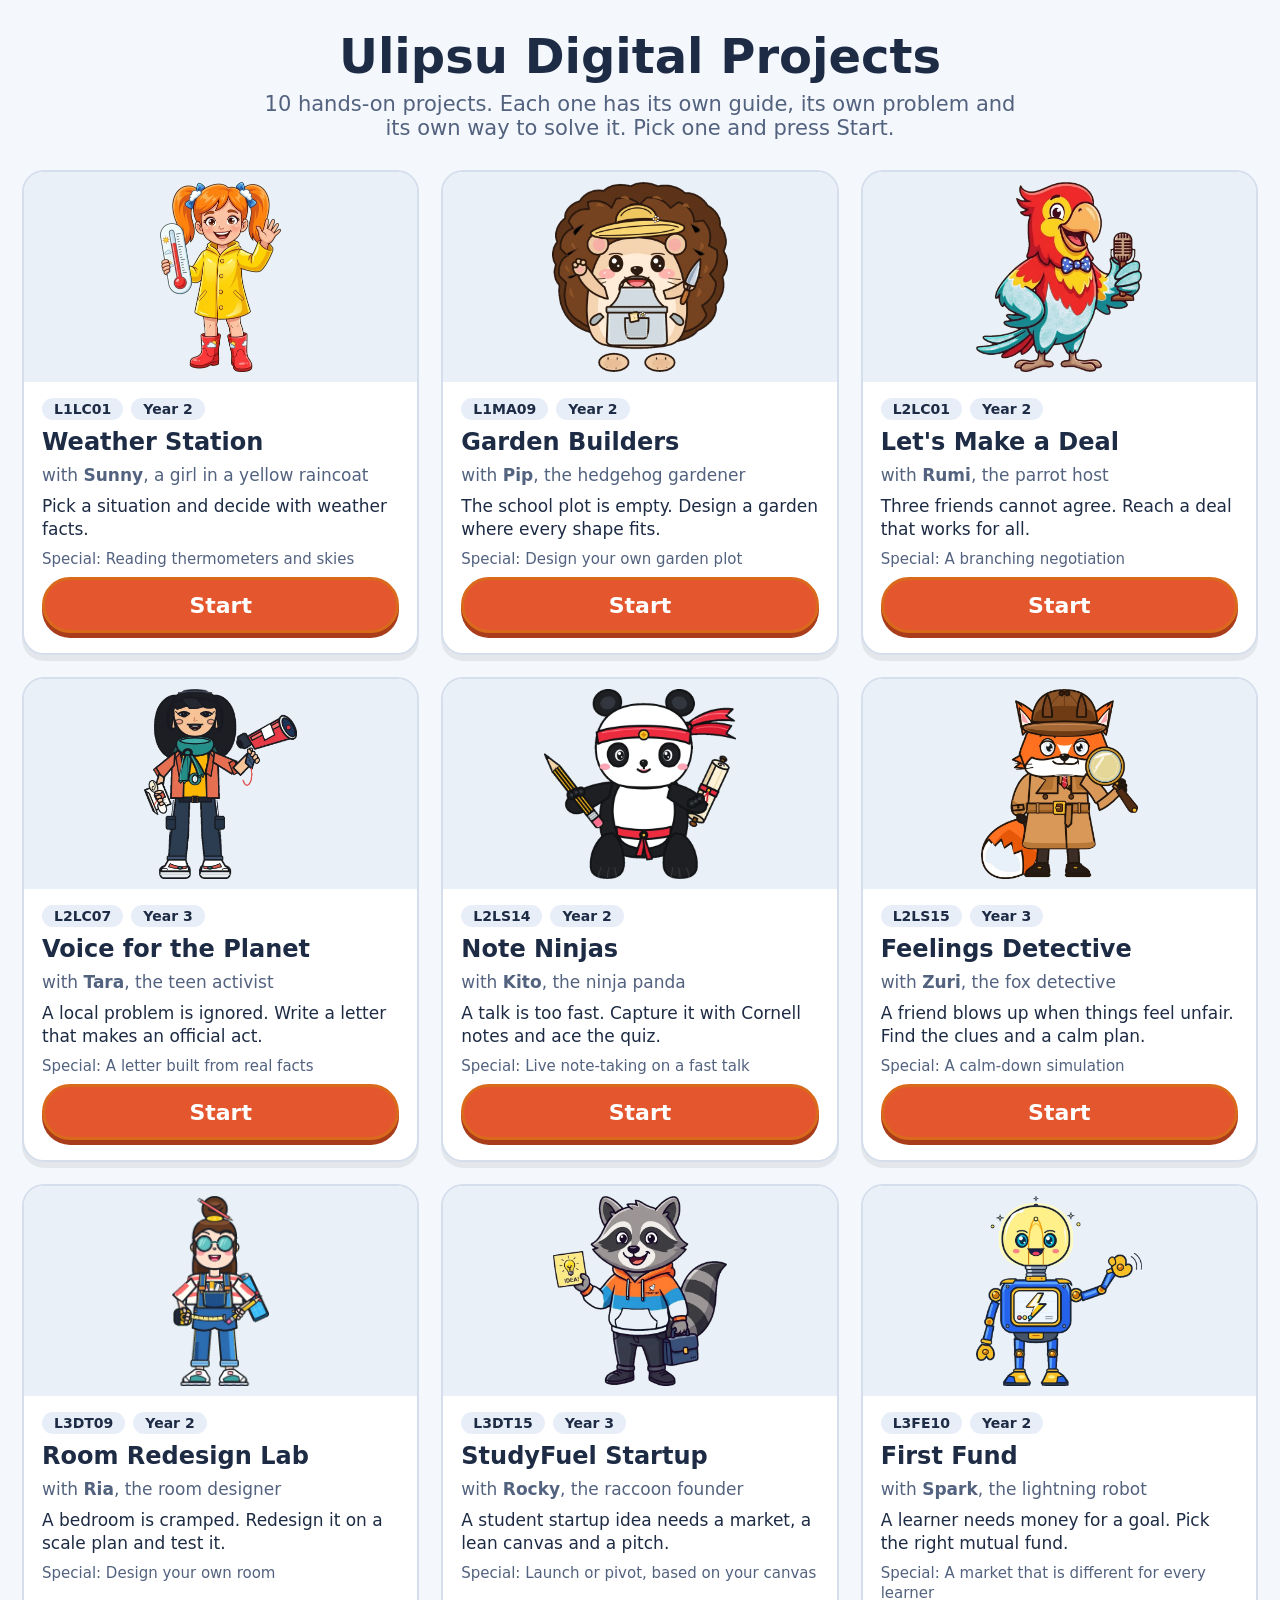
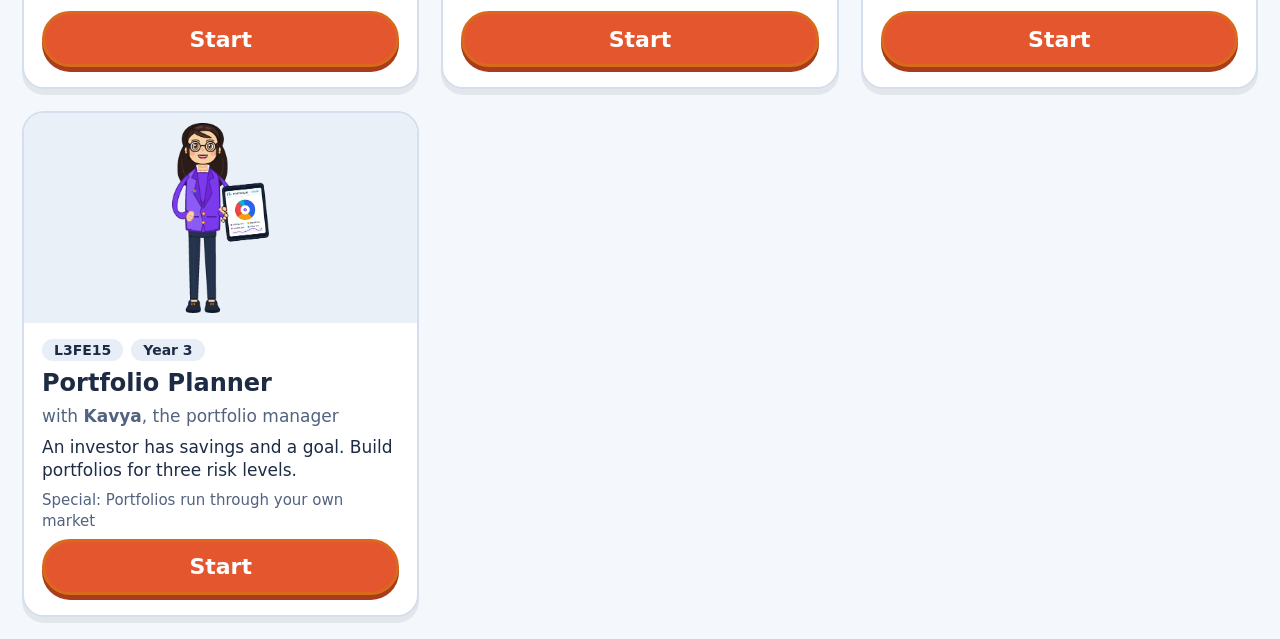
<file: index.html>
<!DOCTYPE html>
<html lang="en"><head><meta charset="utf-8"><meta name="viewport" content="width=device-width, initial-scale=1"><title>Ulipsu Digital Projects</title>
<style>:root{--bg:#F4F7FB;--ink:#1D2B44;--muted:#52627F;--line:#D5DEEC;--pri:#E4572E;--pri-d:#A93C1A}*{box-sizing:border-box}html,body{margin:0;height:100%}body{display:flex;flex-direction:column;background:var(--bg);color:var(--ink);font-family:"Segoe UI",system-ui,-apple-system,Arial,sans-serif}
.top{padding:28px 24px 8px;text-align:center}.top h1{margin:0;font-size:clamp(28px,4vw,48px)}.top p{margin:8px auto 0;max-width:760px;font-size:clamp(16px,2vw,21px);color:var(--muted)}
.grid{display:grid;grid-template-columns:repeat(auto-fill,minmax(310px,1fr));gap:22px;padding:22px;max-width:1500px;margin:0 auto;width:100%}
.card{background:#fff;border:2px solid var(--line);border-radius:22px;overflow:hidden;display:flex;flex-direction:column;box-shadow:0 6px 0 rgba(29,43,68,.08)}.card img{width:100%;height:210px;object-fit:contain;background:#EAF0F8;padding:10px}
.body{padding:16px 18px 20px;display:flex;flex-direction:column;gap:8px;flex:1}.body h2{margin:0;font-size:24px}.body p{margin:0;font-size:17px;line-height:1.35}.who{color:var(--muted)}.sig{font-size:15px!important;color:var(--muted)}
.tags{display:flex;gap:8px}.tags span{font-size:14px;font-weight:700;background:#E8EEF8;border-radius:999px;padding:3px 12px}
.go{margin-top:auto;align-self:stretch;min-height:56px;border:3px solid #D96A1C;border-radius:999px;background:var(--pri);color:#fff;font-weight:700;font-size:22px;font-family:inherit;cursor:pointer;box-shadow:0 5px 0 var(--pri-d)}.go:hover{filter:brightness(1.08)}.go:focus-visible,.bar button:focus-visible{outline:5px solid #FFC93C;outline-offset:3px}
#view{display:none;flex:1;flex-direction:column;min-height:0}.bar{display:flex;align-items:center;gap:14px;padding:8px 14px;background:#fff;border-bottom:2px solid var(--line)}.bar button{font-weight:700;font-size:18px;font-family:inherit;border:2px solid var(--line);background:#fff;border-radius:999px;padding:8px 20px;cursor:pointer}.bar b{font-size:20px}
#frame{flex:1;width:100%;border:0;background:#fff}body.view .top,body.view .grid{display:none}body.view #view{display:flex}</style></head>
<body>
<header class="top"><h1>Ulipsu Digital Projects</h1><p>10 hands-on projects. Each one has its own guide, its own problem and its own way to solve it. Pick one and press Start.</p></header>
<main class="grid">
<article class="card"><img src="projects/L1LC01/assets/img/sunny.webp" alt="" loading="lazy"><div class="body"><div class="tags"><span>L1LC01</span><span>Year 2</span></div><h2>Weather Station</h2><p class="who">with <b>Sunny</b>, a girl in a yellow raincoat</p><p>Pick a situation and decide with weather facts.</p><p class="sig">Special: Reading thermometers and skies</p><button class="go" data-p="L1LC01" data-t="Weather Station">Start</button></div></article>
<article class="card"><img src="projects/L1MA09/assets/img/guide.webp" alt="" loading="lazy"><div class="body"><div class="tags"><span>L1MA09</span><span>Year 2</span></div><h2>Garden Builders</h2><p class="who">with <b>Pip</b>, the hedgehog gardener</p><p>The school plot is empty. Design a garden where every shape fits.</p><p class="sig">Special: Design your own garden plot</p><button class="go" data-p="L1MA09" data-t="Garden Builders">Start</button></div></article>
<article class="card"><img src="projects/L2LC01/assets/img/guide.webp" alt="" loading="lazy"><div class="body"><div class="tags"><span>L2LC01</span><span>Year 2</span></div><h2>Let's Make a Deal</h2><p class="who">with <b>Rumi</b>, the parrot host</p><p>Three friends cannot agree. Reach a deal that works for all.</p><p class="sig">Special: A branching negotiation</p><button class="go" data-p="L2LC01" data-t="Let's Make a Deal">Start</button></div></article>
<article class="card"><img src="projects/L2LC07/assets/img/guide.webp" alt="" loading="lazy"><div class="body"><div class="tags"><span>L2LC07</span><span>Year 3</span></div><h2>Voice for the Planet</h2><p class="who">with <b>Tara</b>, the teen activist</p><p>A local problem is ignored. Write a letter that makes an official act.</p><p class="sig">Special: A letter built from real facts</p><button class="go" data-p="L2LC07" data-t="Voice for the Planet">Start</button></div></article>
<article class="card"><img src="projects/L2LS14/assets/img/guide.webp" alt="" loading="lazy"><div class="body"><div class="tags"><span>L2LS14</span><span>Year 2</span></div><h2>Note Ninjas</h2><p class="who">with <b>Kito</b>, the ninja panda</p><p>A talk is too fast. Capture it with Cornell notes and ace the quiz.</p><p class="sig">Special: Live note-taking on a fast talk</p><button class="go" data-p="L2LS14" data-t="Note Ninjas">Start</button></div></article>
<article class="card"><img src="projects/L2LS15/assets/img/guide.webp" alt="" loading="lazy"><div class="body"><div class="tags"><span>L2LS15</span><span>Year 3</span></div><h2>Feelings Detective</h2><p class="who">with <b>Zuri</b>, the fox detective</p><p>A friend blows up when things feel unfair. Find the clues and a calm plan.</p><p class="sig">Special: A calm-down simulation</p><button class="go" data-p="L2LS15" data-t="Feelings Detective">Start</button></div></article>
<article class="card"><img src="projects/L3DT09/assets/img/guide.webp" alt="" loading="lazy"><div class="body"><div class="tags"><span>L3DT09</span><span>Year 2</span></div><h2>Room Redesign Lab</h2><p class="who">with <b>Ria</b>, the room designer</p><p>A bedroom is cramped. Redesign it on a scale plan and test it.</p><p class="sig">Special: Design your own room</p><button class="go" data-p="L3DT09" data-t="Room Redesign Lab">Start</button></div></article>
<article class="card"><img src="projects/L3DT15/assets/img/guide.webp" alt="" loading="lazy"><div class="body"><div class="tags"><span>L3DT15</span><span>Year 3</span></div><h2>StudyFuel Startup</h2><p class="who">with <b>Rocky</b>, the raccoon founder</p><p>A student startup idea needs a market, a lean canvas and a pitch.</p><p class="sig">Special: Launch or pivot, based on your canvas</p><button class="go" data-p="L3DT15" data-t="StudyFuel Startup">Start</button></div></article>
<article class="card"><img src="projects/L3FE10/assets/img/guide.webp" alt="" loading="lazy"><div class="body"><div class="tags"><span>L3FE10</span><span>Year 2</span></div><h2>First Fund</h2><p class="who">with <b>Spark</b>, the lightning robot</p><p>A learner needs money for a goal. Pick the right mutual fund.</p><p class="sig">Special: A market that is different for every learner</p><button class="go" data-p="L3FE10" data-t="First Fund">Start</button></div></article>
<article class="card"><img src="projects/L3FE15/assets/img/guide.webp" alt="" loading="lazy"><div class="body"><div class="tags"><span>L3FE15</span><span>Year 3</span></div><h2>Portfolio Planner</h2><p class="who">with <b>Kavya</b>, the portfolio manager</p><p>An investor has savings and a goal. Build portfolios for three risk levels.</p><p class="sig">Special: Portfolios run through your own market</p><button class="go" data-p="L3FE15" data-t="Portfolio Planner">Start</button></div></article>
</main>
<section id="view"><div class="bar"><button id="back">All projects</button><b id="ttl"></b></div><iframe id="frame" title="Project" allow="autoplay; fullscreen"></iframe></section>
<script>(function(){var f=document.getElementById("frame"),t=document.getElementById("ttl");document.addEventListener("click",function(e){var b=e.target.closest(".go");if(!b)return;t.textContent=b.dataset.t;document.body.classList.add("view");f.src="projects/"+b.dataset.p+"/index.html";});document.getElementById("back").addEventListener("click",function(){f.src="about:blank";document.body.classList.remove("view");});})();</script>
</body></html>
</file>
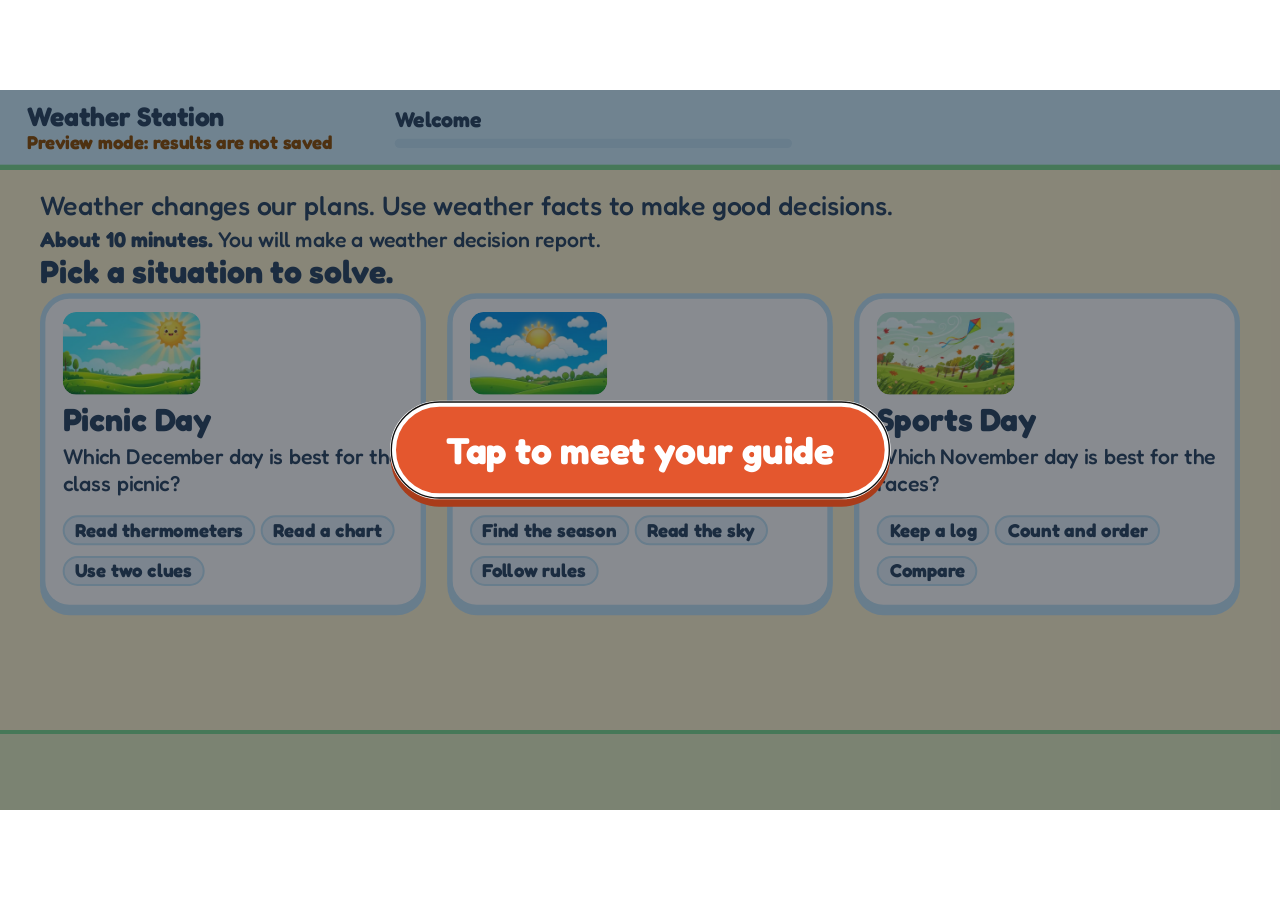
<file: projects/L1LC01/index.html>
<!DOCTYPE html>
<html lang="en">
<head>
<meta charset="utf-8">
<meta name="viewport" content="width=device-width, initial-scale=1, viewport-fit=cover">
<title>Weather Station</title>
<link rel="icon" href="assets/img/ulipsu-logo.svg" type="image/svg+xml">
<link rel="preload" as="image" href="assets/img/sunny.webp" type="image/webp">
<link rel="stylesheet" href="assets/css/shell.css?v=20261123l">
<link rel="stylesheet" href="assets/css/fonts.css?v=20261123l">
<link rel="stylesheet" href="assets/css/theme.css?v=20261123l">
<link rel="stylesheet" href="assets/css/coach.css?v=20261123l">
</head>
<body>
<div id="vp"><div id="stage">
<header class="hdr">
  <div class="ttl"><span class="ttl-text"></span><span class="banner" id="banner" hidden>Preview mode: results are not saved</span></div>
  <div class="prog"><div class="plabel" id="plabel"></div><div class="pbar" id="pbar" role="img" aria-label="Progress"></div></div>
  <div class="tools">
    <button class="hbtn off" id="b-snd" aria-label="Sound effects" aria-pressed="false"><svg viewBox="0 0 48 48" fill="none" aria-hidden="true"><path d="M12 18H8a2 2 0 0 0-2 2v8a2 2 0 0 0 2 2h4l10 8V10L12 18Z" fill="currentColor"/><path class="wave" d="M30 16c4 4 4 12 0 16M35 11c7 7 7 19 0 26" stroke="currentColor" stroke-width="3.5" stroke-linecap="round"/><path class="strike" d="M38 12 10 40" stroke="currentColor" stroke-width="4" stroke-linecap="round"/></svg><span>Sound</span></button>
    <button class="hbtn" id="b-restart" aria-label="Restart from the beginning"><svg viewBox="0 0 48 48" fill="none" aria-hidden="true"><path d="M10 24a14 14 0 1 0 4.5-10.3" stroke="currentColor" stroke-width="3.5" stroke-linecap="round"/><path d="M12 6v9h9" stroke="currentColor" stroke-width="3.5" stroke-linecap="round" stroke-linejoin="round"/></svg><span>Restart</span></button>
    <button class="hbtn" id="b-help" aria-label="Help"><svg viewBox="0 0 48 48" fill="none" aria-hidden="true"><circle cx="24" cy="24" r="19" stroke="currentColor" stroke-width="3.5"/><path d="M18 19a6 6 0 1 1 7.5 5.8c-2 .9-2.5 2.2-2.5 3.7" stroke="currentColor" stroke-width="3.5" stroke-linecap="round"/><circle cx="23" cy="34" r="2.5" fill="currentColor"/></svg><span>Help</span></button>
  </div>
  <div class="brand"><img class="logo" src="assets/img/ulipsu-logo.svg" alt="Ulipsu: learn what you wish to"></div>
</header>
<main id="content"></main>
<footer class="ftr"><button class="btn" id="b-back">Back</button><div class="tries" id="tries" aria-live="polite"></div><button class="btn pri" id="b-main">Next</button></footer>
<div id="layer" hidden></div>
<div id="hand" hidden aria-hidden="true"></div>
</div></div>
<div id="rot" hidden>Rotate your device to landscape to continue. Your work is saved.</div>
<noscript>This project needs JavaScript.</noscript>

<script src="assets/js/content-data.js?v=20261123l"></script>
<script src="assets/js/logo-data.js?v=20261123l"></script>
<script src="assets/js/pdf.js?v=20261123l"></script>
<script src="assets/js/ulipsu-bridge.js?v=20261123l"></script>
<script src="assets/js/lms-adapter.js?v=20261123l"></script>
<script src="assets/js/coach.js?v=20261123l"></script>
<script src="assets/js/runtime.js?v=20261123l"></script>
<script src="assets/js/kit.js?v=20261123l"></script>
<script src="assets/js/narration.js?v=20261123l"></script>
<script src="assets/js/project.js?v=20261123l"></script>
</body>
</html>
</file>
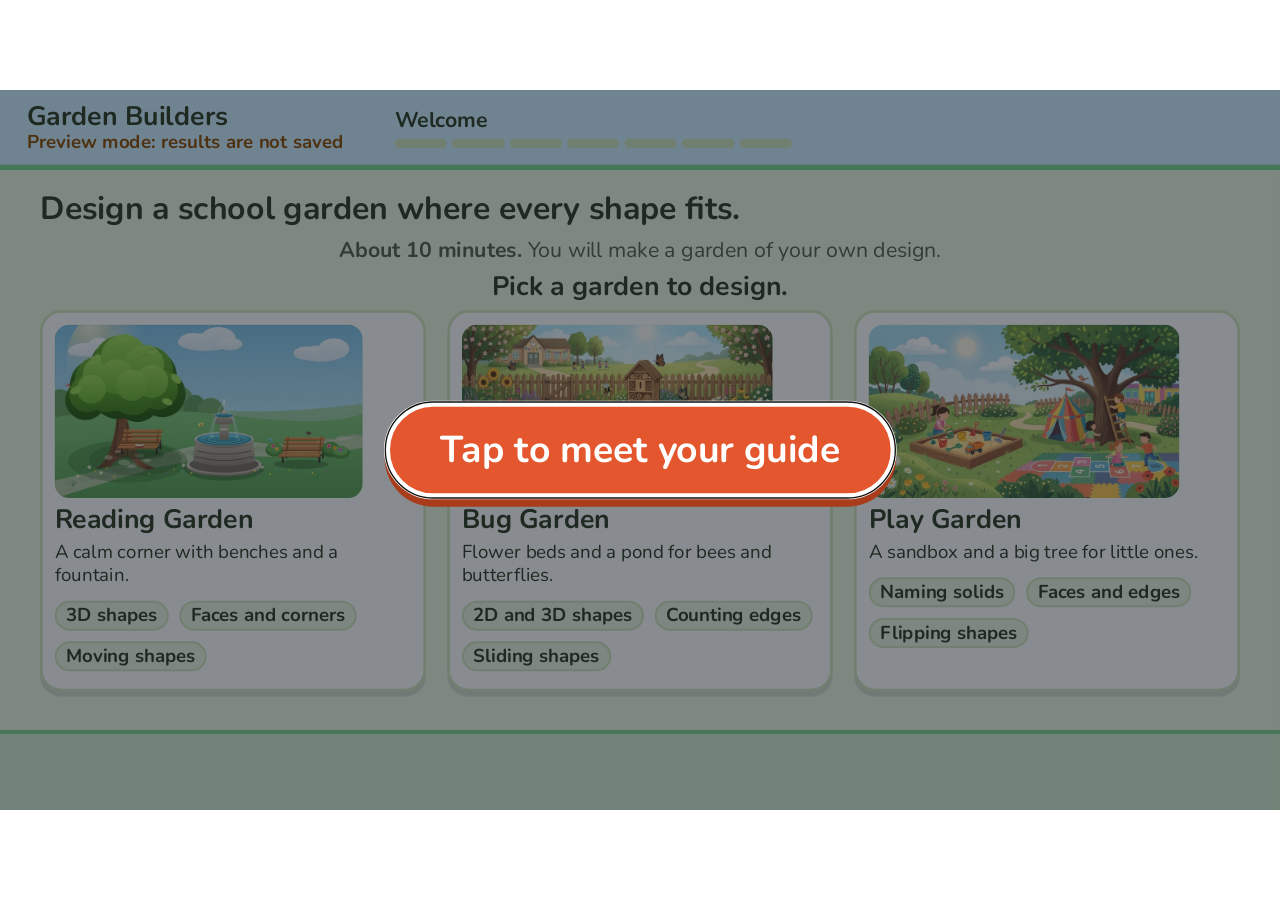
<file: projects/L1MA09/index.html>
<!DOCTYPE html>
<html lang="en">
<head>
<meta charset="utf-8">
<meta name="viewport" content="width=device-width, initial-scale=1, viewport-fit=cover">
<title>Garden Builders</title>
<link rel="icon" href="assets/img/ulipsu-logo.svg" type="image/svg+xml">
<link rel="preload" as="image" href="assets/img/guide.webp" type="image/webp">
<link rel="stylesheet" href="assets/css/shell.css?v=5c86f4cb">
<link rel="stylesheet" href="assets/css/fonts.css?v=5c86f4cb">
<link rel="stylesheet" href="assets/css/theme.css?v=5c86f4cb">
<link rel="stylesheet" href="assets/css/studio.css?v=5c86f4cb">
<link rel="stylesheet" href="assets/css/studio2.css?v=5c86f4cb">
<link rel="stylesheet" href="assets/css/coach.css?v=5c86f4cb">
</head>
<body>
<div id="vp"><div id="stage">
<header class="hdr">
  <div class="ttl"><span class="ttl-text"></span><span class="banner" id="banner" hidden>Preview mode: results are not saved</span></div>
  <div class="prog"><div class="plabel" id="plabel"></div><div class="pbar" id="pbar" role="img" aria-label="Progress"></div></div>
  <div class="tools">
    <button class="hbtn off" id="b-snd" aria-label="Sound effects" aria-pressed="false"><svg viewBox="0 0 48 48" fill="none" aria-hidden="true"><path d="M12 18H8a2 2 0 0 0-2 2v8a2 2 0 0 0 2 2h4l10 8V10L12 18Z" fill="currentColor"/><path class="wave" d="M30 16c4 4 4 12 0 16M35 11c7 7 7 19 0 26" stroke="currentColor" stroke-width="3.5" stroke-linecap="round"/><path class="strike" d="M38 12 10 40" stroke="currentColor" stroke-width="4" stroke-linecap="round"/></svg><span>Sound</span></button>
    <button class="hbtn" id="b-restart" aria-label="Restart from the beginning"><svg viewBox="0 0 48 48" fill="none" aria-hidden="true"><path d="M10 24a14 14 0 1 0 4.5-10.3" stroke="currentColor" stroke-width="3.5" stroke-linecap="round"/><path d="M12 6v9h9" stroke="currentColor" stroke-width="3.5" stroke-linecap="round" stroke-linejoin="round"/></svg><span>Restart</span></button>
    <button class="hbtn" id="b-help" aria-label="Help"><svg viewBox="0 0 48 48" fill="none" aria-hidden="true"><circle cx="24" cy="24" r="19" stroke="currentColor" stroke-width="3.5"/><path d="M18 19a6 6 0 1 1 7.5 5.8c-2 .9-2.5 2.2-2.5 3.7" stroke="currentColor" stroke-width="3.5" stroke-linecap="round"/><circle cx="23" cy="34" r="2.5" fill="currentColor"/></svg><span>Help</span></button>
  </div>
  <div class="brand"><img class="logo" src="assets/img/ulipsu-logo.svg" alt="Ulipsu: learn what you wish to"></div>
</header>
<main id="content"></main>
<footer class="ftr"><button class="btn" id="b-back">Back</button><div class="tries" id="tries" aria-live="polite"></div><button class="btn pri" id="b-main">Next</button></footer>
<div id="layer" hidden></div>
<div id="hand" hidden aria-hidden="true"></div>
</div></div>
<div id="rot" hidden>Rotate your device to landscape to continue. Your work is saved.</div>
<noscript>This project needs JavaScript.</noscript>

<script src="assets/js/content-data.js?v=5c86f4cb"></script>
<script src="assets/js/logo-data.js?v=5c86f4cb"></script>
<script src="assets/js/pdf.js?v=5c86f4cb"></script>
<script src="assets/js/ulipsu-bridge.js?v=5c86f4cb"></script>
<script src="assets/js/lms-adapter.js?v=5c86f4cb"></script>
<script src="assets/js/coach.js?v=5c86f4cb"></script>
<script src="assets/js/runtime.js?v=5c86f4cb"></script>
<script src="assets/js/kit.js?v=5c86f4cb"></script>
<script src="assets/js/studio.js?v=5c86f4cb"></script>
<script src="assets/js/studio2.js?v=5c86f4cb"></script>
<script src="assets/js/narration.js?v=5c86f4cb"></script>
<script src="assets/js/project.js?v=5c86f4cb"></script>
</body>
</html>
</file>
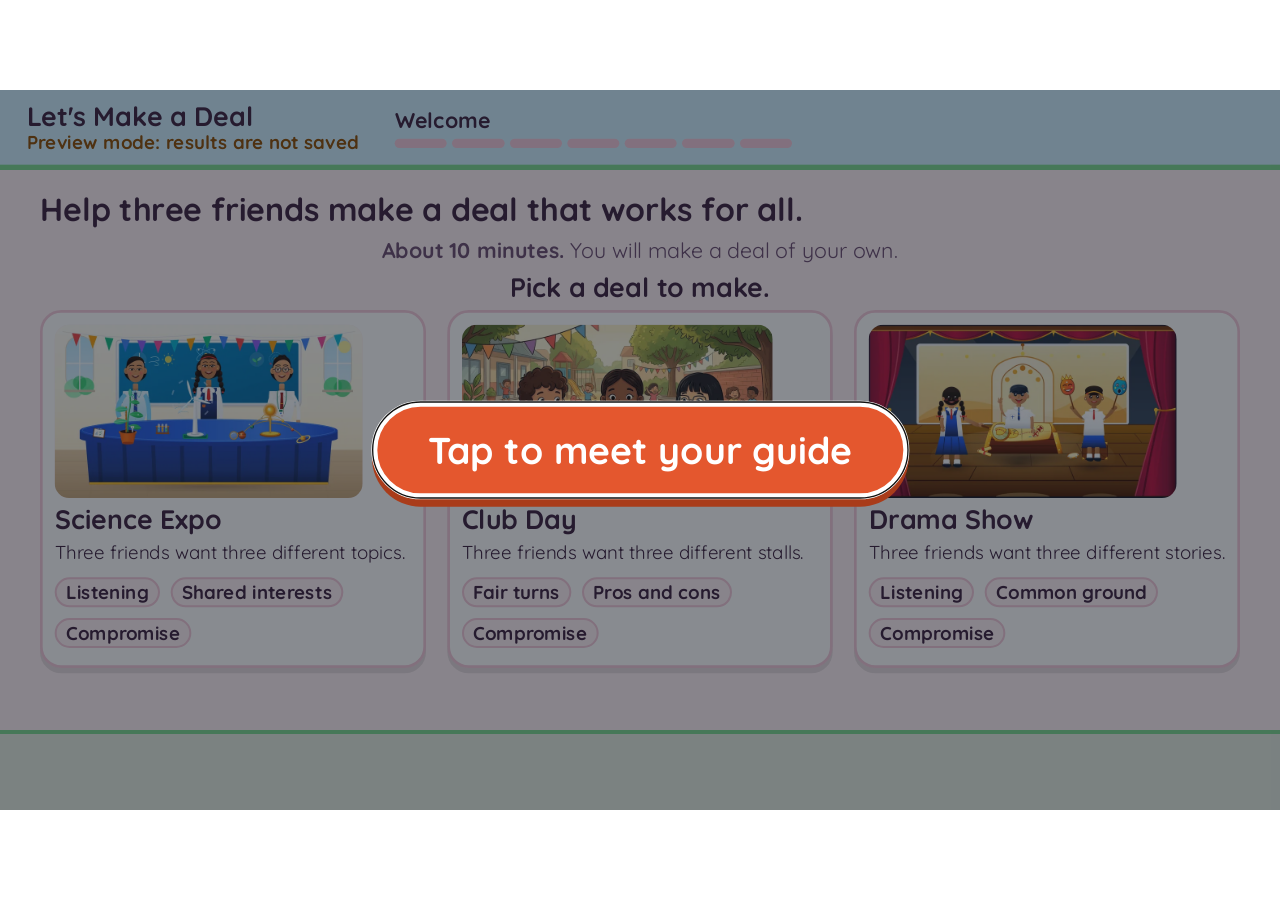
<file: projects/L2LC01/index.html>
<!DOCTYPE html>
<html lang="en">
<head>
<meta charset="utf-8">
<meta name="viewport" content="width=device-width, initial-scale=1, viewport-fit=cover">
<title>Let's Make a Deal</title>
<link rel="icon" href="assets/img/ulipsu-logo.svg" type="image/svg+xml">
<link rel="preload" as="image" href="assets/img/guide.webp" type="image/webp">
<link rel="stylesheet" href="assets/css/shell.css?v=7ab3394e">
<link rel="stylesheet" href="assets/css/fonts.css?v=7ab3394e">
<link rel="stylesheet" href="assets/css/theme.css?v=7ab3394e">
<link rel="stylesheet" href="assets/css/studio.css?v=7ab3394e">
<link rel="stylesheet" href="assets/css/studio2.css?v=7ab3394e">
<link rel="stylesheet" href="assets/css/coach.css?v=7ab3394e">
</head>
<body>
<div id="vp"><div id="stage">
<header class="hdr">
  <div class="ttl"><span class="ttl-text"></span><span class="banner" id="banner" hidden>Preview mode: results are not saved</span></div>
  <div class="prog"><div class="plabel" id="plabel"></div><div class="pbar" id="pbar" role="img" aria-label="Progress"></div></div>
  <div class="tools">
    <button class="hbtn off" id="b-snd" aria-label="Sound effects" aria-pressed="false"><svg viewBox="0 0 48 48" fill="none" aria-hidden="true"><path d="M12 18H8a2 2 0 0 0-2 2v8a2 2 0 0 0 2 2h4l10 8V10L12 18Z" fill="currentColor"/><path class="wave" d="M30 16c4 4 4 12 0 16M35 11c7 7 7 19 0 26" stroke="currentColor" stroke-width="3.5" stroke-linecap="round"/><path class="strike" d="M38 12 10 40" stroke="currentColor" stroke-width="4" stroke-linecap="round"/></svg><span>Sound</span></button>
    <button class="hbtn" id="b-restart" aria-label="Restart from the beginning"><svg viewBox="0 0 48 48" fill="none" aria-hidden="true"><path d="M10 24a14 14 0 1 0 4.5-10.3" stroke="currentColor" stroke-width="3.5" stroke-linecap="round"/><path d="M12 6v9h9" stroke="currentColor" stroke-width="3.5" stroke-linecap="round" stroke-linejoin="round"/></svg><span>Restart</span></button>
    <button class="hbtn" id="b-help" aria-label="Help"><svg viewBox="0 0 48 48" fill="none" aria-hidden="true"><circle cx="24" cy="24" r="19" stroke="currentColor" stroke-width="3.5"/><path d="M18 19a6 6 0 1 1 7.5 5.8c-2 .9-2.5 2.2-2.5 3.7" stroke="currentColor" stroke-width="3.5" stroke-linecap="round"/><circle cx="23" cy="34" r="2.5" fill="currentColor"/></svg><span>Help</span></button>
  </div>
  <div class="brand"><img class="logo" src="assets/img/ulipsu-logo.svg" alt="Ulipsu: learn what you wish to"></div>
</header>
<main id="content"></main>
<footer class="ftr"><button class="btn" id="b-back">Back</button><div class="tries" id="tries" aria-live="polite"></div><button class="btn pri" id="b-main">Next</button></footer>
<div id="layer" hidden></div>
<div id="hand" hidden aria-hidden="true"></div>
</div></div>
<div id="rot" hidden>Rotate your device to landscape to continue. Your work is saved.</div>
<noscript>This project needs JavaScript.</noscript>

<script src="assets/js/content-data.js?v=7ab3394e"></script>
<script src="assets/js/logo-data.js?v=7ab3394e"></script>
<script src="assets/js/pdf.js?v=7ab3394e"></script>
<script src="assets/js/ulipsu-bridge.js?v=7ab3394e"></script>
<script src="assets/js/lms-adapter.js?v=7ab3394e"></script>
<script src="assets/js/coach.js?v=7ab3394e"></script>
<script src="assets/js/runtime.js?v=7ab3394e"></script>
<script src="assets/js/kit.js?v=7ab3394e"></script>
<script src="assets/js/studio.js?v=7ab3394e"></script>
<script src="assets/js/studio2.js?v=7ab3394e"></script>
<script src="assets/js/narration.js?v=7ab3394e"></script>
<script src="assets/js/project.js?v=7ab3394e"></script>
</body>
</html>
</file>
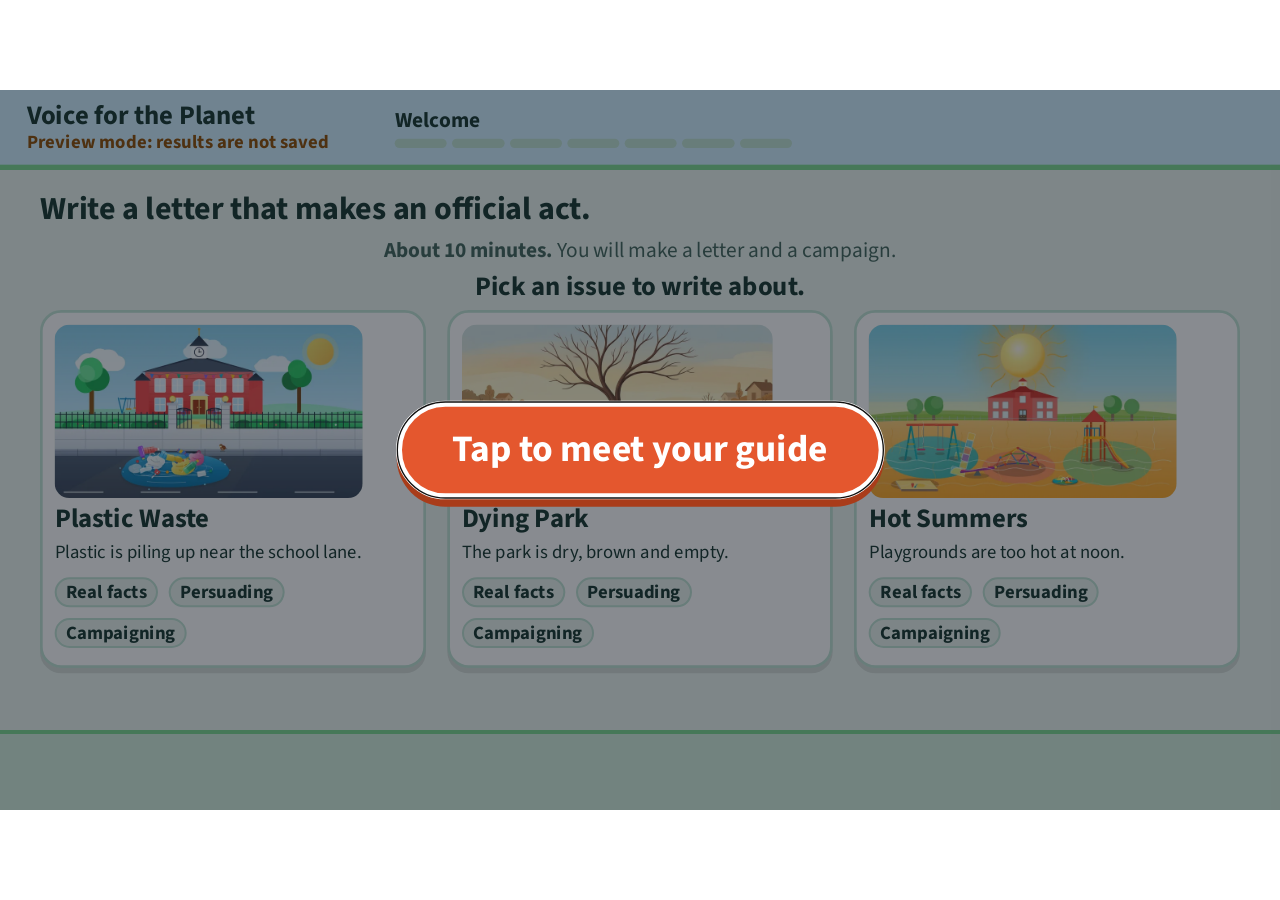
<file: projects/L2LC07/index.html>
<!DOCTYPE html>
<html lang="en">
<head>
<meta charset="utf-8">
<meta name="viewport" content="width=device-width, initial-scale=1, viewport-fit=cover">
<title>Voice for the Planet</title>
<link rel="icon" href="assets/img/ulipsu-logo.svg" type="image/svg+xml">
<link rel="preload" as="image" href="assets/img/guide.webp" type="image/webp">
<link rel="stylesheet" href="assets/css/shell.css?v=f42d70f0">
<link rel="stylesheet" href="assets/css/fonts.css?v=f42d70f0">
<link rel="stylesheet" href="assets/css/theme.css?v=f42d70f0">
<link rel="stylesheet" href="assets/css/studio.css?v=f42d70f0">
<link rel="stylesheet" href="assets/css/studio2.css?v=f42d70f0">
<link rel="stylesheet" href="assets/css/coach.css?v=f42d70f0">
</head>
<body>
<div id="vp"><div id="stage">
<header class="hdr">
  <div class="ttl"><span class="ttl-text"></span><span class="banner" id="banner" hidden>Preview mode: results are not saved</span></div>
  <div class="prog"><div class="plabel" id="plabel"></div><div class="pbar" id="pbar" role="img" aria-label="Progress"></div></div>
  <div class="tools">
    <button class="hbtn off" id="b-snd" aria-label="Sound effects" aria-pressed="false"><svg viewBox="0 0 48 48" fill="none" aria-hidden="true"><path d="M12 18H8a2 2 0 0 0-2 2v8a2 2 0 0 0 2 2h4l10 8V10L12 18Z" fill="currentColor"/><path class="wave" d="M30 16c4 4 4 12 0 16M35 11c7 7 7 19 0 26" stroke="currentColor" stroke-width="3.5" stroke-linecap="round"/><path class="strike" d="M38 12 10 40" stroke="currentColor" stroke-width="4" stroke-linecap="round"/></svg><span>Sound</span></button>
    <button class="hbtn" id="b-restart" aria-label="Restart from the beginning"><svg viewBox="0 0 48 48" fill="none" aria-hidden="true"><path d="M10 24a14 14 0 1 0 4.5-10.3" stroke="currentColor" stroke-width="3.5" stroke-linecap="round"/><path d="M12 6v9h9" stroke="currentColor" stroke-width="3.5" stroke-linecap="round" stroke-linejoin="round"/></svg><span>Restart</span></button>
    <button class="hbtn" id="b-help" aria-label="Help"><svg viewBox="0 0 48 48" fill="none" aria-hidden="true"><circle cx="24" cy="24" r="19" stroke="currentColor" stroke-width="3.5"/><path d="M18 19a6 6 0 1 1 7.5 5.8c-2 .9-2.5 2.2-2.5 3.7" stroke="currentColor" stroke-width="3.5" stroke-linecap="round"/><circle cx="23" cy="34" r="2.5" fill="currentColor"/></svg><span>Help</span></button>
  </div>
  <div class="brand"><img class="logo" src="assets/img/ulipsu-logo.svg" alt="Ulipsu: learn what you wish to"></div>
</header>
<main id="content"></main>
<footer class="ftr"><button class="btn" id="b-back">Back</button><div class="tries" id="tries" aria-live="polite"></div><button class="btn pri" id="b-main">Next</button></footer>
<div id="layer" hidden></div>
<div id="hand" hidden aria-hidden="true"></div>
</div></div>
<div id="rot" hidden>Rotate your device to landscape to continue. Your work is saved.</div>
<noscript>This project needs JavaScript.</noscript>

<script src="assets/js/content-data.js?v=f42d70f0"></script>
<script src="assets/js/logo-data.js?v=f42d70f0"></script>
<script src="assets/js/pdf.js?v=f42d70f0"></script>
<script src="assets/js/ulipsu-bridge.js?v=f42d70f0"></script>
<script src="assets/js/lms-adapter.js?v=f42d70f0"></script>
<script src="assets/js/coach.js?v=f42d70f0"></script>
<script src="assets/js/runtime.js?v=f42d70f0"></script>
<script src="assets/js/kit.js?v=f42d70f0"></script>
<script src="assets/js/studio.js?v=f42d70f0"></script>
<script src="assets/js/studio2.js?v=f42d70f0"></script>
<script src="assets/js/narration.js?v=f42d70f0"></script>
<script src="assets/js/project.js?v=f42d70f0"></script>
</body>
</html>
</file>
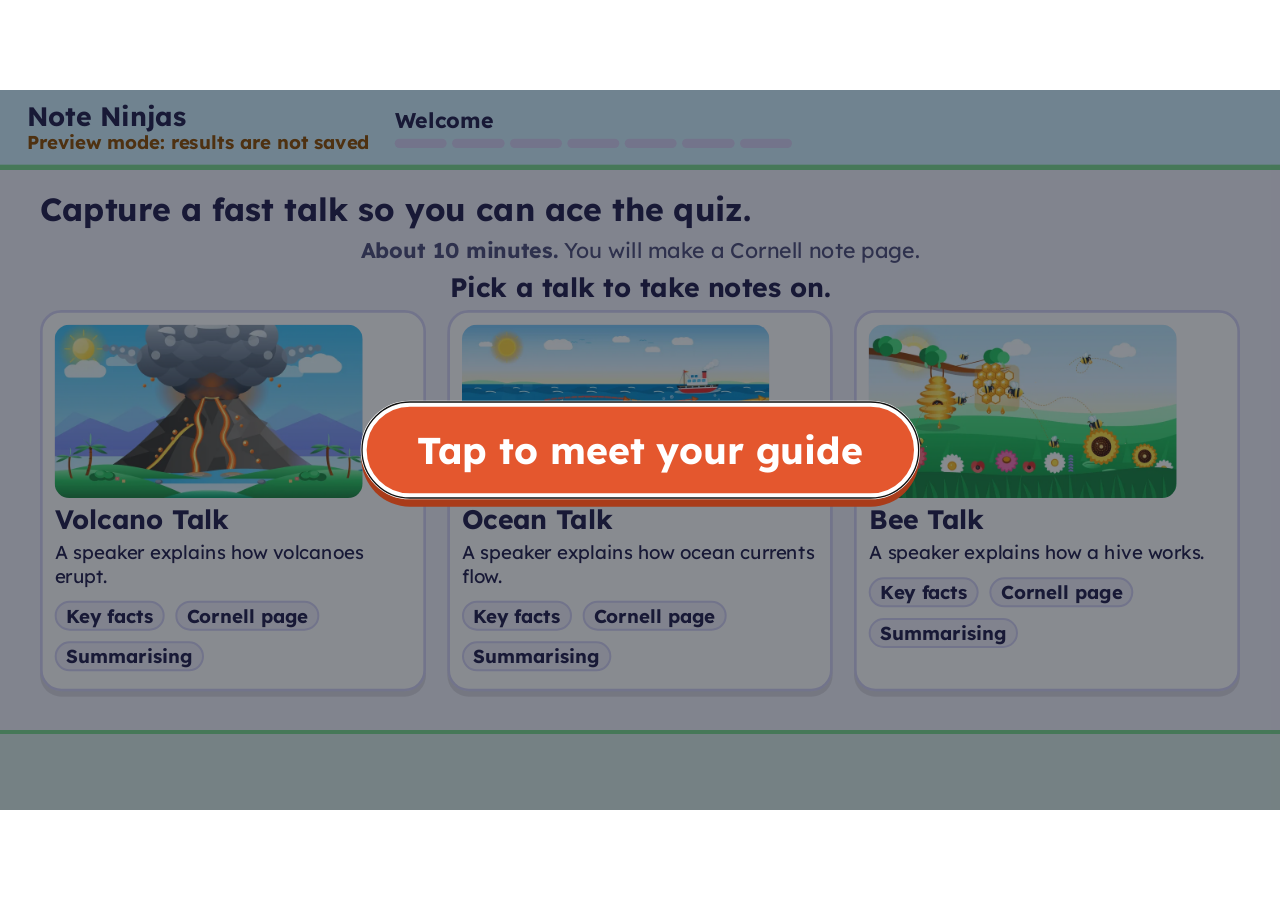
<file: projects/L2LS14/index.html>
<!DOCTYPE html>
<html lang="en">
<head>
<meta charset="utf-8">
<meta name="viewport" content="width=device-width, initial-scale=1, viewport-fit=cover">
<title>Note Ninjas</title>
<link rel="icon" href="assets/img/ulipsu-logo.svg" type="image/svg+xml">
<link rel="preload" as="image" href="assets/img/guide.webp" type="image/webp">
<link rel="stylesheet" href="assets/css/shell.css?v=339ba1dd">
<link rel="stylesheet" href="assets/css/fonts.css?v=339ba1dd">
<link rel="stylesheet" href="assets/css/theme.css?v=339ba1dd">
<link rel="stylesheet" href="assets/css/studio.css?v=339ba1dd">
<link rel="stylesheet" href="assets/css/studio2.css?v=339ba1dd">
<link rel="stylesheet" href="assets/css/coach.css?v=339ba1dd">
</head>
<body>
<div id="vp"><div id="stage">
<header class="hdr">
  <div class="ttl"><span class="ttl-text"></span><span class="banner" id="banner" hidden>Preview mode: results are not saved</span></div>
  <div class="prog"><div class="plabel" id="plabel"></div><div class="pbar" id="pbar" role="img" aria-label="Progress"></div></div>
  <div class="tools">
    <button class="hbtn off" id="b-snd" aria-label="Sound effects" aria-pressed="false"><svg viewBox="0 0 48 48" fill="none" aria-hidden="true"><path d="M12 18H8a2 2 0 0 0-2 2v8a2 2 0 0 0 2 2h4l10 8V10L12 18Z" fill="currentColor"/><path class="wave" d="M30 16c4 4 4 12 0 16M35 11c7 7 7 19 0 26" stroke="currentColor" stroke-width="3.5" stroke-linecap="round"/><path class="strike" d="M38 12 10 40" stroke="currentColor" stroke-width="4" stroke-linecap="round"/></svg><span>Sound</span></button>
    <button class="hbtn" id="b-restart" aria-label="Restart from the beginning"><svg viewBox="0 0 48 48" fill="none" aria-hidden="true"><path d="M10 24a14 14 0 1 0 4.5-10.3" stroke="currentColor" stroke-width="3.5" stroke-linecap="round"/><path d="M12 6v9h9" stroke="currentColor" stroke-width="3.5" stroke-linecap="round" stroke-linejoin="round"/></svg><span>Restart</span></button>
    <button class="hbtn" id="b-help" aria-label="Help"><svg viewBox="0 0 48 48" fill="none" aria-hidden="true"><circle cx="24" cy="24" r="19" stroke="currentColor" stroke-width="3.5"/><path d="M18 19a6 6 0 1 1 7.5 5.8c-2 .9-2.5 2.2-2.5 3.7" stroke="currentColor" stroke-width="3.5" stroke-linecap="round"/><circle cx="23" cy="34" r="2.5" fill="currentColor"/></svg><span>Help</span></button>
  </div>
  <div class="brand"><img class="logo" src="assets/img/ulipsu-logo.svg" alt="Ulipsu: learn what you wish to"></div>
</header>
<main id="content"></main>
<footer class="ftr"><button class="btn" id="b-back">Back</button><div class="tries" id="tries" aria-live="polite"></div><button class="btn pri" id="b-main">Next</button></footer>
<div id="layer" hidden></div>
<div id="hand" hidden aria-hidden="true"></div>
</div></div>
<div id="rot" hidden>Rotate your device to landscape to continue. Your work is saved.</div>
<noscript>This project needs JavaScript.</noscript>

<script src="assets/js/content-data.js?v=339ba1dd"></script>
<script src="assets/js/logo-data.js?v=339ba1dd"></script>
<script src="assets/js/pdf.js?v=339ba1dd"></script>
<script src="assets/js/ulipsu-bridge.js?v=339ba1dd"></script>
<script src="assets/js/lms-adapter.js?v=339ba1dd"></script>
<script src="assets/js/coach.js?v=339ba1dd"></script>
<script src="assets/js/runtime.js?v=339ba1dd"></script>
<script src="assets/js/kit.js?v=339ba1dd"></script>
<script src="assets/js/studio.js?v=339ba1dd"></script>
<script src="assets/js/studio2.js?v=339ba1dd"></script>
<script src="assets/js/narration.js?v=339ba1dd"></script>
<script src="assets/js/project.js?v=339ba1dd"></script>
</body>
</html>
</file>
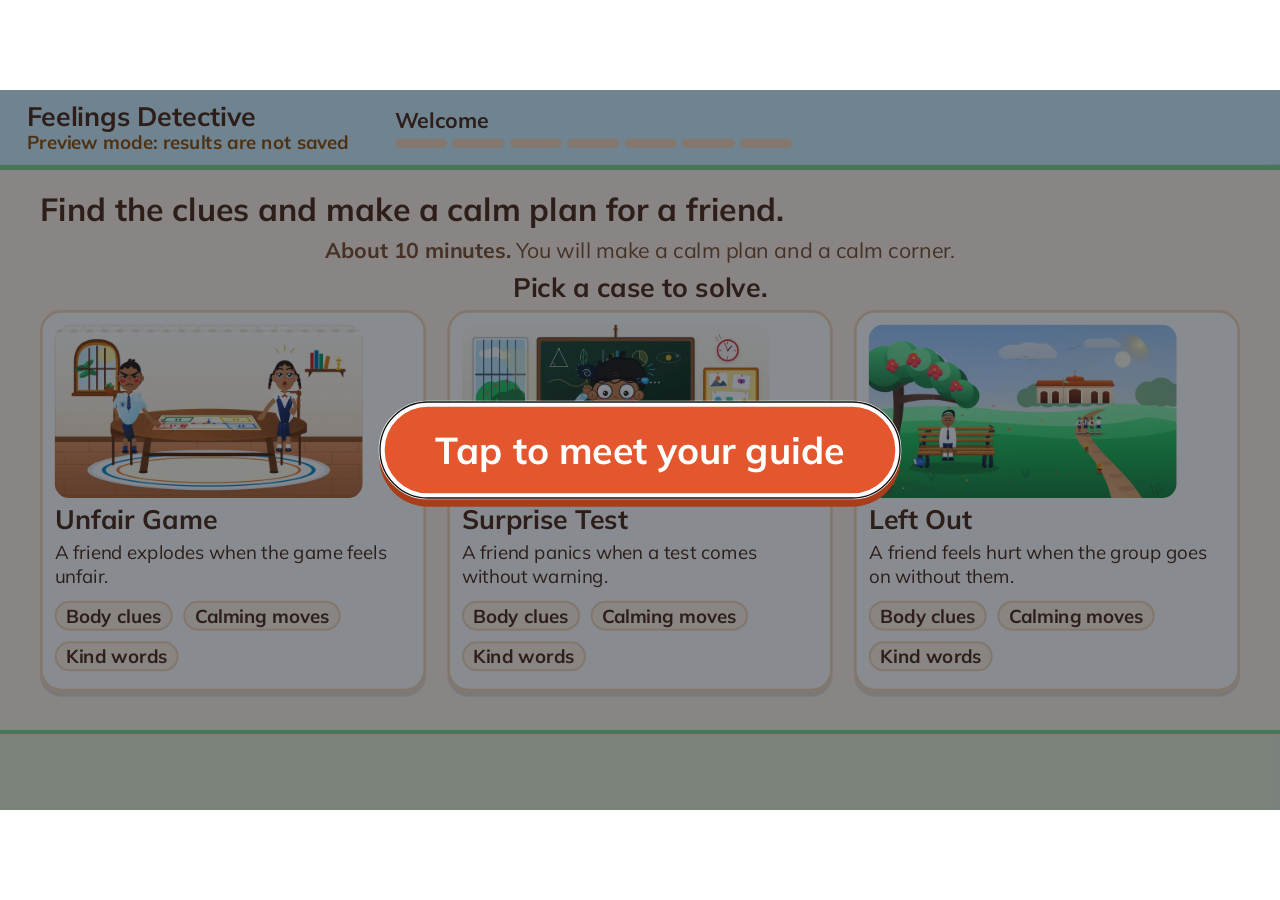
<file: projects/L2LS15/index.html>
<!DOCTYPE html>
<html lang="en">
<head>
<meta charset="utf-8">
<meta name="viewport" content="width=device-width, initial-scale=1, viewport-fit=cover">
<title>Feelings Detective</title>
<link rel="icon" href="assets/img/ulipsu-logo.svg" type="image/svg+xml">
<link rel="preload" as="image" href="assets/img/guide.webp" type="image/webp">
<link rel="stylesheet" href="assets/css/shell.css?v=ca138a70">
<link rel="stylesheet" href="assets/css/fonts.css?v=ca138a70">
<link rel="stylesheet" href="assets/css/theme.css?v=ca138a70">
<link rel="stylesheet" href="assets/css/studio.css?v=ca138a70">
<link rel="stylesheet" href="assets/css/studio2.css?v=ca138a70">
<link rel="stylesheet" href="assets/css/coach.css?v=ca138a70">
</head>
<body>
<div id="vp"><div id="stage">
<header class="hdr">
  <div class="ttl"><span class="ttl-text"></span><span class="banner" id="banner" hidden>Preview mode: results are not saved</span></div>
  <div class="prog"><div class="plabel" id="plabel"></div><div class="pbar" id="pbar" role="img" aria-label="Progress"></div></div>
  <div class="tools">
    <button class="hbtn off" id="b-snd" aria-label="Sound effects" aria-pressed="false"><svg viewBox="0 0 48 48" fill="none" aria-hidden="true"><path d="M12 18H8a2 2 0 0 0-2 2v8a2 2 0 0 0 2 2h4l10 8V10L12 18Z" fill="currentColor"/><path class="wave" d="M30 16c4 4 4 12 0 16M35 11c7 7 7 19 0 26" stroke="currentColor" stroke-width="3.5" stroke-linecap="round"/><path class="strike" d="M38 12 10 40" stroke="currentColor" stroke-width="4" stroke-linecap="round"/></svg><span>Sound</span></button>
    <button class="hbtn" id="b-restart" aria-label="Restart from the beginning"><svg viewBox="0 0 48 48" fill="none" aria-hidden="true"><path d="M10 24a14 14 0 1 0 4.5-10.3" stroke="currentColor" stroke-width="3.5" stroke-linecap="round"/><path d="M12 6v9h9" stroke="currentColor" stroke-width="3.5" stroke-linecap="round" stroke-linejoin="round"/></svg><span>Restart</span></button>
    <button class="hbtn" id="b-help" aria-label="Help"><svg viewBox="0 0 48 48" fill="none" aria-hidden="true"><circle cx="24" cy="24" r="19" stroke="currentColor" stroke-width="3.5"/><path d="M18 19a6 6 0 1 1 7.5 5.8c-2 .9-2.5 2.2-2.5 3.7" stroke="currentColor" stroke-width="3.5" stroke-linecap="round"/><circle cx="23" cy="34" r="2.5" fill="currentColor"/></svg><span>Help</span></button>
  </div>
  <div class="brand"><img class="logo" src="assets/img/ulipsu-logo.svg" alt="Ulipsu: learn what you wish to"></div>
</header>
<main id="content"></main>
<footer class="ftr"><button class="btn" id="b-back">Back</button><div class="tries" id="tries" aria-live="polite"></div><button class="btn pri" id="b-main">Next</button></footer>
<div id="layer" hidden></div>
<div id="hand" hidden aria-hidden="true"></div>
</div></div>
<div id="rot" hidden>Rotate your device to landscape to continue. Your work is saved.</div>
<noscript>This project needs JavaScript.</noscript>

<script src="assets/js/content-data.js?v=ca138a70"></script>
<script src="assets/js/logo-data.js?v=ca138a70"></script>
<script src="assets/js/pdf.js?v=ca138a70"></script>
<script src="assets/js/ulipsu-bridge.js?v=ca138a70"></script>
<script src="assets/js/lms-adapter.js?v=ca138a70"></script>
<script src="assets/js/coach.js?v=ca138a70"></script>
<script src="assets/js/runtime.js?v=ca138a70"></script>
<script src="assets/js/kit.js?v=ca138a70"></script>
<script src="assets/js/studio.js?v=ca138a70"></script>
<script src="assets/js/studio2.js?v=ca138a70"></script>
<script src="assets/js/narration.js?v=ca138a70"></script>
<script src="assets/js/project.js?v=ca138a70"></script>
</body>
</html>
</file>
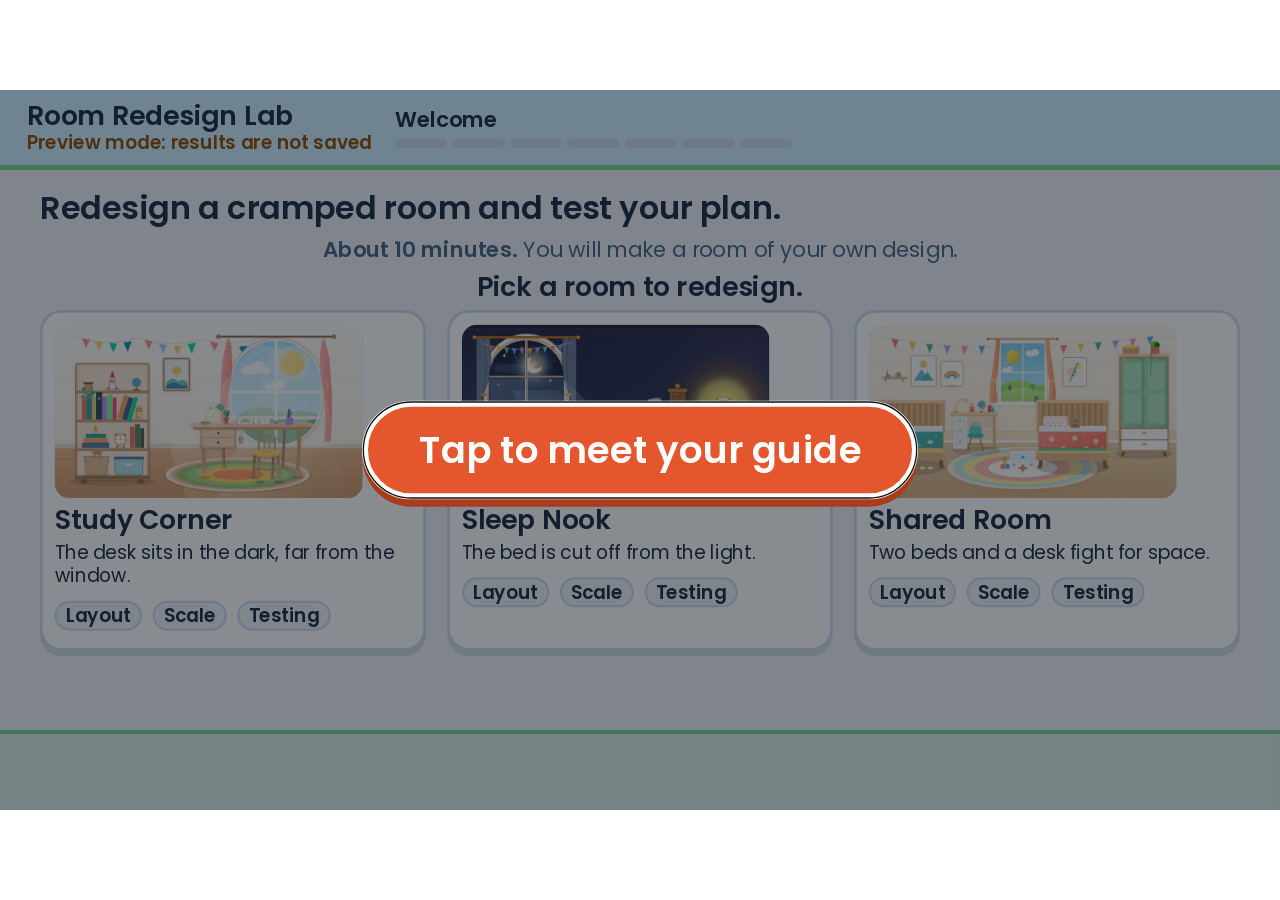
<file: projects/L3DT09/index.html>
<!DOCTYPE html>
<html lang="en">
<head>
<meta charset="utf-8">
<meta name="viewport" content="width=device-width, initial-scale=1, viewport-fit=cover">
<title>Room Redesign Lab</title>
<link rel="icon" href="assets/img/ulipsu-logo.svg" type="image/svg+xml">
<link rel="preload" as="image" href="assets/img/guide.webp" type="image/webp">
<link rel="stylesheet" href="assets/css/shell.css?v=66a6c5a1">
<link rel="stylesheet" href="assets/css/fonts.css?v=66a6c5a1">
<link rel="stylesheet" href="assets/css/theme.css?v=66a6c5a1">
<link rel="stylesheet" href="assets/css/studio.css?v=66a6c5a1">
<link rel="stylesheet" href="assets/css/studio2.css?v=66a6c5a1">
<link rel="stylesheet" href="assets/css/coach.css?v=66a6c5a1">
</head>
<body>
<div id="vp"><div id="stage">
<header class="hdr">
  <div class="ttl"><span class="ttl-text"></span><span class="banner" id="banner" hidden>Preview mode: results are not saved</span></div>
  <div class="prog"><div class="plabel" id="plabel"></div><div class="pbar" id="pbar" role="img" aria-label="Progress"></div></div>
  <div class="tools">
    <button class="hbtn off" id="b-snd" aria-label="Sound effects" aria-pressed="false"><svg viewBox="0 0 48 48" fill="none" aria-hidden="true"><path d="M12 18H8a2 2 0 0 0-2 2v8a2 2 0 0 0 2 2h4l10 8V10L12 18Z" fill="currentColor"/><path class="wave" d="M30 16c4 4 4 12 0 16M35 11c7 7 7 19 0 26" stroke="currentColor" stroke-width="3.5" stroke-linecap="round"/><path class="strike" d="M38 12 10 40" stroke="currentColor" stroke-width="4" stroke-linecap="round"/></svg><span>Sound</span></button>
    <button class="hbtn" id="b-restart" aria-label="Restart from the beginning"><svg viewBox="0 0 48 48" fill="none" aria-hidden="true"><path d="M10 24a14 14 0 1 0 4.5-10.3" stroke="currentColor" stroke-width="3.5" stroke-linecap="round"/><path d="M12 6v9h9" stroke="currentColor" stroke-width="3.5" stroke-linecap="round" stroke-linejoin="round"/></svg><span>Restart</span></button>
    <button class="hbtn" id="b-help" aria-label="Help"><svg viewBox="0 0 48 48" fill="none" aria-hidden="true"><circle cx="24" cy="24" r="19" stroke="currentColor" stroke-width="3.5"/><path d="M18 19a6 6 0 1 1 7.5 5.8c-2 .9-2.5 2.2-2.5 3.7" stroke="currentColor" stroke-width="3.5" stroke-linecap="round"/><circle cx="23" cy="34" r="2.5" fill="currentColor"/></svg><span>Help</span></button>
  </div>
  <div class="brand"><img class="logo" src="assets/img/ulipsu-logo.svg" alt="Ulipsu: learn what you wish to"></div>
</header>
<main id="content"></main>
<footer class="ftr"><button class="btn" id="b-back">Back</button><div class="tries" id="tries" aria-live="polite"></div><button class="btn pri" id="b-main">Next</button></footer>
<div id="layer" hidden></div>
<div id="hand" hidden aria-hidden="true"></div>
</div></div>
<div id="rot" hidden>Rotate your device to landscape to continue. Your work is saved.</div>
<noscript>This project needs JavaScript.</noscript>

<script src="assets/js/content-data.js?v=66a6c5a1"></script>
<script src="assets/js/logo-data.js?v=66a6c5a1"></script>
<script src="assets/js/pdf.js?v=66a6c5a1"></script>
<script src="assets/js/ulipsu-bridge.js?v=66a6c5a1"></script>
<script src="assets/js/lms-adapter.js?v=66a6c5a1"></script>
<script src="assets/js/coach.js?v=66a6c5a1"></script>
<script src="assets/js/runtime.js?v=66a6c5a1"></script>
<script src="assets/js/kit.js?v=66a6c5a1"></script>
<script src="assets/js/studio.js?v=66a6c5a1"></script>
<script src="assets/js/studio2.js?v=66a6c5a1"></script>
<script src="assets/js/narration.js?v=66a6c5a1"></script>
<script src="assets/js/project.js?v=66a6c5a1"></script>
</body>
</html>
</file>
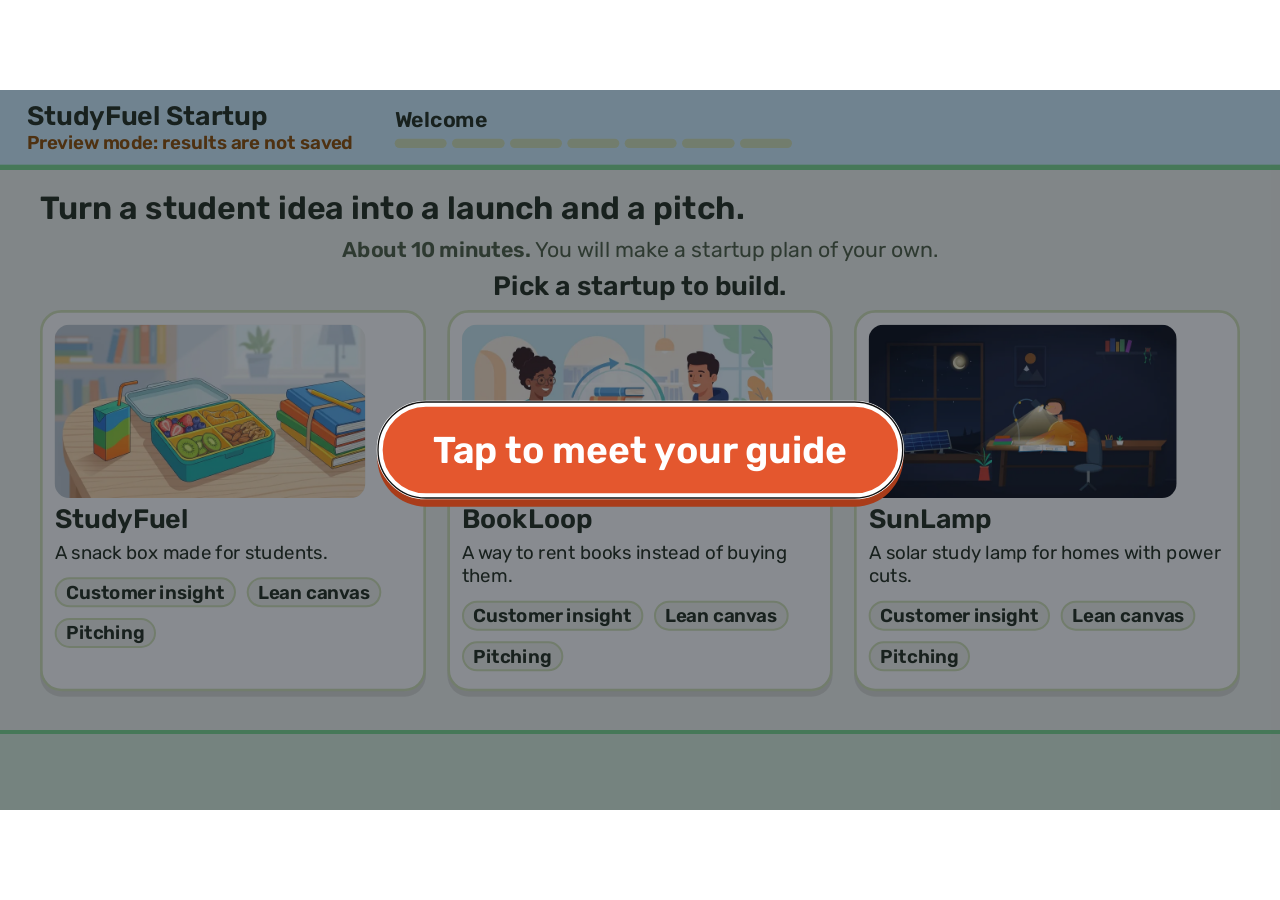
<file: projects/L3DT15/index.html>
<!DOCTYPE html>
<html lang="en">
<head>
<meta charset="utf-8">
<meta name="viewport" content="width=device-width, initial-scale=1, viewport-fit=cover">
<title>StudyFuel Startup</title>
<link rel="icon" href="assets/img/ulipsu-logo.svg" type="image/svg+xml">
<link rel="preload" as="image" href="assets/img/guide.webp" type="image/webp">
<link rel="stylesheet" href="assets/css/shell.css?v=d8c46af5">
<link rel="stylesheet" href="assets/css/fonts.css?v=d8c46af5">
<link rel="stylesheet" href="assets/css/theme.css?v=d8c46af5">
<link rel="stylesheet" href="assets/css/studio.css?v=d8c46af5">
<link rel="stylesheet" href="assets/css/studio2.css?v=d8c46af5">
<link rel="stylesheet" href="assets/css/coach.css?v=d8c46af5">
</head>
<body>
<div id="vp"><div id="stage">
<header class="hdr">
  <div class="ttl"><span class="ttl-text"></span><span class="banner" id="banner" hidden>Preview mode: results are not saved</span></div>
  <div class="prog"><div class="plabel" id="plabel"></div><div class="pbar" id="pbar" role="img" aria-label="Progress"></div></div>
  <div class="tools">
    <button class="hbtn off" id="b-snd" aria-label="Sound effects" aria-pressed="false"><svg viewBox="0 0 48 48" fill="none" aria-hidden="true"><path d="M12 18H8a2 2 0 0 0-2 2v8a2 2 0 0 0 2 2h4l10 8V10L12 18Z" fill="currentColor"/><path class="wave" d="M30 16c4 4 4 12 0 16M35 11c7 7 7 19 0 26" stroke="currentColor" stroke-width="3.5" stroke-linecap="round"/><path class="strike" d="M38 12 10 40" stroke="currentColor" stroke-width="4" stroke-linecap="round"/></svg><span>Sound</span></button>
    <button class="hbtn" id="b-restart" aria-label="Restart from the beginning"><svg viewBox="0 0 48 48" fill="none" aria-hidden="true"><path d="M10 24a14 14 0 1 0 4.5-10.3" stroke="currentColor" stroke-width="3.5" stroke-linecap="round"/><path d="M12 6v9h9" stroke="currentColor" stroke-width="3.5" stroke-linecap="round" stroke-linejoin="round"/></svg><span>Restart</span></button>
    <button class="hbtn" id="b-help" aria-label="Help"><svg viewBox="0 0 48 48" fill="none" aria-hidden="true"><circle cx="24" cy="24" r="19" stroke="currentColor" stroke-width="3.5"/><path d="M18 19a6 6 0 1 1 7.5 5.8c-2 .9-2.5 2.2-2.5 3.7" stroke="currentColor" stroke-width="3.5" stroke-linecap="round"/><circle cx="23" cy="34" r="2.5" fill="currentColor"/></svg><span>Help</span></button>
  </div>
  <div class="brand"><img class="logo" src="assets/img/ulipsu-logo.svg" alt="Ulipsu: learn what you wish to"></div>
</header>
<main id="content"></main>
<footer class="ftr"><button class="btn" id="b-back">Back</button><div class="tries" id="tries" aria-live="polite"></div><button class="btn pri" id="b-main">Next</button></footer>
<div id="layer" hidden></div>
<div id="hand" hidden aria-hidden="true"></div>
</div></div>
<div id="rot" hidden>Rotate your device to landscape to continue. Your work is saved.</div>
<noscript>This project needs JavaScript.</noscript>

<script src="assets/js/content-data.js?v=d8c46af5"></script>
<script src="assets/js/logo-data.js?v=d8c46af5"></script>
<script src="assets/js/pdf.js?v=d8c46af5"></script>
<script src="assets/js/ulipsu-bridge.js?v=d8c46af5"></script>
<script src="assets/js/lms-adapter.js?v=d8c46af5"></script>
<script src="assets/js/coach.js?v=d8c46af5"></script>
<script src="assets/js/runtime.js?v=d8c46af5"></script>
<script src="assets/js/kit.js?v=d8c46af5"></script>
<script src="assets/js/studio.js?v=d8c46af5"></script>
<script src="assets/js/studio2.js?v=d8c46af5"></script>
<script src="assets/js/narration.js?v=d8c46af5"></script>
<script src="assets/js/project.js?v=d8c46af5"></script>
</body>
</html>
</file>
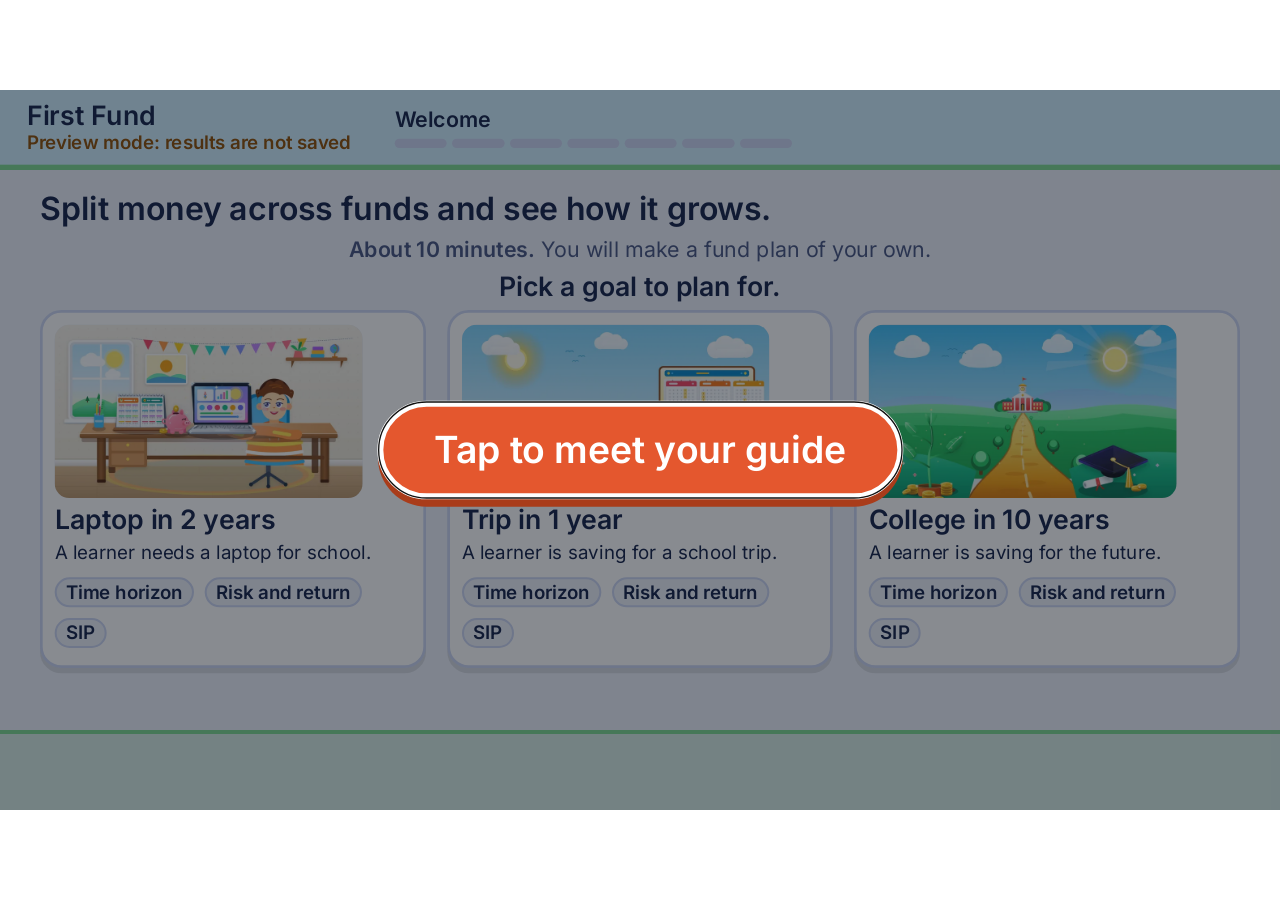
<file: projects/L3FE10/index.html>
<!DOCTYPE html>
<html lang="en">
<head>
<meta charset="utf-8">
<meta name="viewport" content="width=device-width, initial-scale=1, viewport-fit=cover">
<title>First Fund</title>
<link rel="icon" href="assets/img/ulipsu-logo.svg" type="image/svg+xml">
<link rel="preload" as="image" href="assets/img/guide.webp" type="image/webp">
<link rel="stylesheet" href="assets/css/shell.css?v=dc4fd09f">
<link rel="stylesheet" href="assets/css/fonts.css?v=dc4fd09f">
<link rel="stylesheet" href="assets/css/theme.css?v=dc4fd09f">
<link rel="stylesheet" href="assets/css/studio.css?v=dc4fd09f">
<link rel="stylesheet" href="assets/css/studio2.css?v=dc4fd09f">
<link rel="stylesheet" href="assets/css/coach.css?v=dc4fd09f">
</head>
<body>
<div id="vp"><div id="stage">
<header class="hdr">
  <div class="ttl"><span class="ttl-text"></span><span class="banner" id="banner" hidden>Preview mode: results are not saved</span></div>
  <div class="prog"><div class="plabel" id="plabel"></div><div class="pbar" id="pbar" role="img" aria-label="Progress"></div></div>
  <div class="tools">
    <button class="hbtn off" id="b-snd" aria-label="Sound effects" aria-pressed="false"><svg viewBox="0 0 48 48" fill="none" aria-hidden="true"><path d="M12 18H8a2 2 0 0 0-2 2v8a2 2 0 0 0 2 2h4l10 8V10L12 18Z" fill="currentColor"/><path class="wave" d="M30 16c4 4 4 12 0 16M35 11c7 7 7 19 0 26" stroke="currentColor" stroke-width="3.5" stroke-linecap="round"/><path class="strike" d="M38 12 10 40" stroke="currentColor" stroke-width="4" stroke-linecap="round"/></svg><span>Sound</span></button>
    <button class="hbtn" id="b-restart" aria-label="Restart from the beginning"><svg viewBox="0 0 48 48" fill="none" aria-hidden="true"><path d="M10 24a14 14 0 1 0 4.5-10.3" stroke="currentColor" stroke-width="3.5" stroke-linecap="round"/><path d="M12 6v9h9" stroke="currentColor" stroke-width="3.5" stroke-linecap="round" stroke-linejoin="round"/></svg><span>Restart</span></button>
    <button class="hbtn" id="b-help" aria-label="Help"><svg viewBox="0 0 48 48" fill="none" aria-hidden="true"><circle cx="24" cy="24" r="19" stroke="currentColor" stroke-width="3.5"/><path d="M18 19a6 6 0 1 1 7.5 5.8c-2 .9-2.5 2.2-2.5 3.7" stroke="currentColor" stroke-width="3.5" stroke-linecap="round"/><circle cx="23" cy="34" r="2.5" fill="currentColor"/></svg><span>Help</span></button>
  </div>
  <div class="brand"><img class="logo" src="assets/img/ulipsu-logo.svg" alt="Ulipsu: learn what you wish to"></div>
</header>
<main id="content"></main>
<footer class="ftr"><button class="btn" id="b-back">Back</button><div class="tries" id="tries" aria-live="polite"></div><button class="btn pri" id="b-main">Next</button></footer>
<div id="layer" hidden></div>
<div id="hand" hidden aria-hidden="true"></div>
</div></div>
<div id="rot" hidden>Rotate your device to landscape to continue. Your work is saved.</div>
<noscript>This project needs JavaScript.</noscript>

<script src="assets/js/content-data.js?v=dc4fd09f"></script>
<script src="assets/js/logo-data.js?v=dc4fd09f"></script>
<script src="assets/js/pdf.js?v=dc4fd09f"></script>
<script src="assets/js/ulipsu-bridge.js?v=dc4fd09f"></script>
<script src="assets/js/lms-adapter.js?v=dc4fd09f"></script>
<script src="assets/js/coach.js?v=dc4fd09f"></script>
<script src="assets/js/runtime.js?v=dc4fd09f"></script>
<script src="assets/js/kit.js?v=dc4fd09f"></script>
<script src="assets/js/studio.js?v=dc4fd09f"></script>
<script src="assets/js/studio2.js?v=dc4fd09f"></script>
<script src="assets/js/narration.js?v=dc4fd09f"></script>
<script src="assets/js/project.js?v=dc4fd09f"></script>
</body>
</html>
</file>
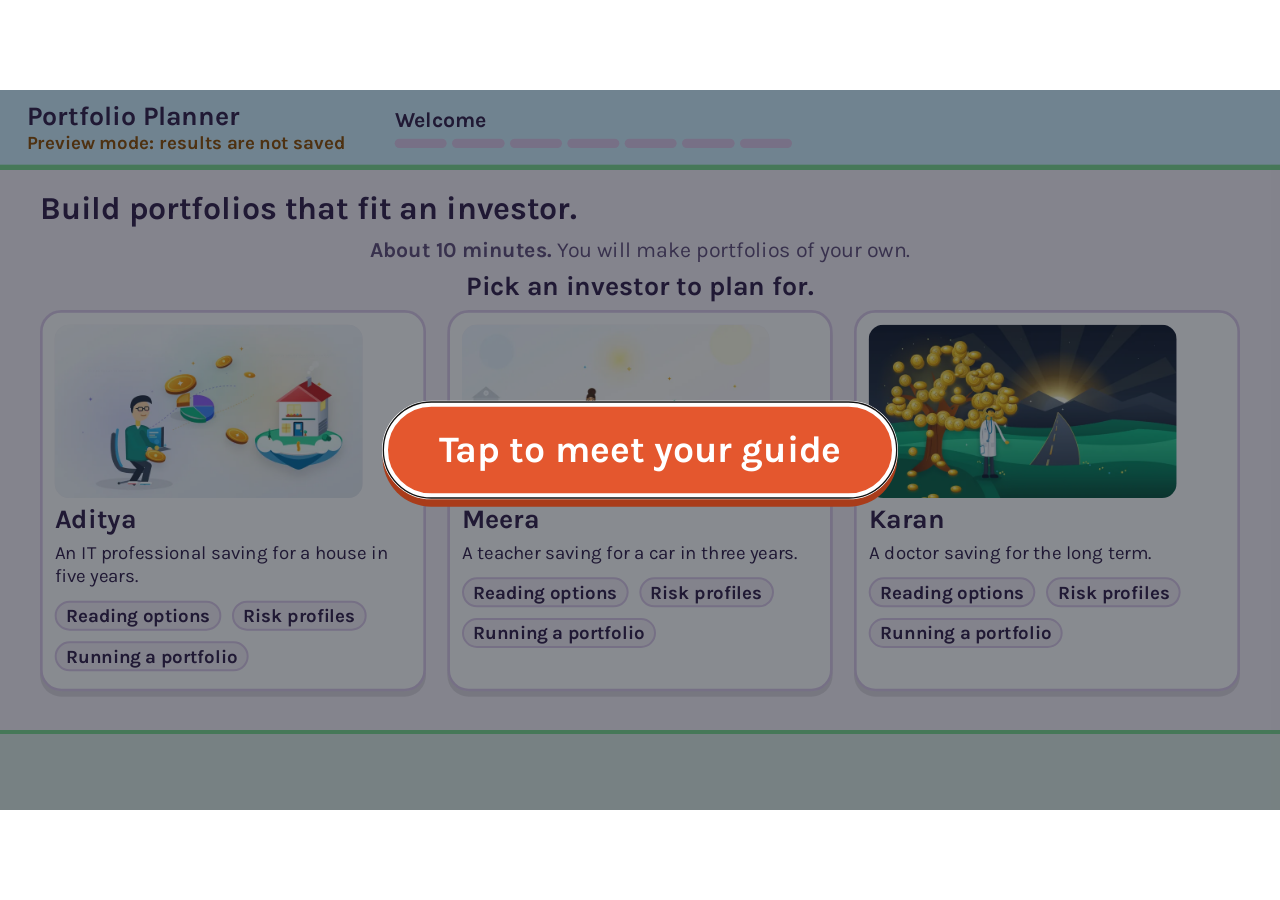
<file: projects/L3FE15/index.html>
<!DOCTYPE html>
<html lang="en">
<head>
<meta charset="utf-8">
<meta name="viewport" content="width=device-width, initial-scale=1, viewport-fit=cover">
<title>Portfolio Planner</title>
<link rel="icon" href="assets/img/ulipsu-logo.svg" type="image/svg+xml">
<link rel="preload" as="image" href="assets/img/guide.webp" type="image/webp">
<link rel="stylesheet" href="assets/css/shell.css?v=36699801">
<link rel="stylesheet" href="assets/css/fonts.css?v=36699801">
<link rel="stylesheet" href="assets/css/theme.css?v=36699801">
<link rel="stylesheet" href="assets/css/studio.css?v=36699801">
<link rel="stylesheet" href="assets/css/studio2.css?v=36699801">
<link rel="stylesheet" href="assets/css/coach.css?v=36699801">
</head>
<body>
<div id="vp"><div id="stage">
<header class="hdr">
  <div class="ttl"><span class="ttl-text"></span><span class="banner" id="banner" hidden>Preview mode: results are not saved</span></div>
  <div class="prog"><div class="plabel" id="plabel"></div><div class="pbar" id="pbar" role="img" aria-label="Progress"></div></div>
  <div class="tools">
    <button class="hbtn off" id="b-snd" aria-label="Sound effects" aria-pressed="false"><svg viewBox="0 0 48 48" fill="none" aria-hidden="true"><path d="M12 18H8a2 2 0 0 0-2 2v8a2 2 0 0 0 2 2h4l10 8V10L12 18Z" fill="currentColor"/><path class="wave" d="M30 16c4 4 4 12 0 16M35 11c7 7 7 19 0 26" stroke="currentColor" stroke-width="3.5" stroke-linecap="round"/><path class="strike" d="M38 12 10 40" stroke="currentColor" stroke-width="4" stroke-linecap="round"/></svg><span>Sound</span></button>
    <button class="hbtn" id="b-restart" aria-label="Restart from the beginning"><svg viewBox="0 0 48 48" fill="none" aria-hidden="true"><path d="M10 24a14 14 0 1 0 4.5-10.3" stroke="currentColor" stroke-width="3.5" stroke-linecap="round"/><path d="M12 6v9h9" stroke="currentColor" stroke-width="3.5" stroke-linecap="round" stroke-linejoin="round"/></svg><span>Restart</span></button>
    <button class="hbtn" id="b-help" aria-label="Help"><svg viewBox="0 0 48 48" fill="none" aria-hidden="true"><circle cx="24" cy="24" r="19" stroke="currentColor" stroke-width="3.5"/><path d="M18 19a6 6 0 1 1 7.5 5.8c-2 .9-2.5 2.2-2.5 3.7" stroke="currentColor" stroke-width="3.5" stroke-linecap="round"/><circle cx="23" cy="34" r="2.5" fill="currentColor"/></svg><span>Help</span></button>
  </div>
  <div class="brand"><img class="logo" src="assets/img/ulipsu-logo.svg" alt="Ulipsu: learn what you wish to"></div>
</header>
<main id="content"></main>
<footer class="ftr"><button class="btn" id="b-back">Back</button><div class="tries" id="tries" aria-live="polite"></div><button class="btn pri" id="b-main">Next</button></footer>
<div id="layer" hidden></div>
<div id="hand" hidden aria-hidden="true"></div>
</div></div>
<div id="rot" hidden>Rotate your device to landscape to continue. Your work is saved.</div>
<noscript>This project needs JavaScript.</noscript>

<script src="assets/js/content-data.js?v=36699801"></script>
<script src="assets/js/logo-data.js?v=36699801"></script>
<script src="assets/js/pdf.js?v=36699801"></script>
<script src="assets/js/ulipsu-bridge.js?v=36699801"></script>
<script src="assets/js/lms-adapter.js?v=36699801"></script>
<script src="assets/js/coach.js?v=36699801"></script>
<script src="assets/js/runtime.js?v=36699801"></script>
<script src="assets/js/kit.js?v=36699801"></script>
<script src="assets/js/studio.js?v=36699801"></script>
<script src="assets/js/studio2.js?v=36699801"></script>
<script src="assets/js/narration.js?v=36699801"></script>
<script src="assets/js/project.js?v=36699801"></script>
</body>
</html>
</file>
<file: projects/L1LC01/assets/css/shell.css>
/* Shared shell (DP-201..DP-207): fixed 1920x1080 stage scaled to fit. Header 0-120, content 120-960, footer 960-1080. Min sizes: body 40px, labels 32px, nothing below 28px. */
*{box-sizing:border-box;-webkit-tap-highlight-color:transparent}
html,body{margin:0;height:100%;overflow:hidden;background:var(--bg2);color:var(--on-dark);font-family:var(--font);font-weight:500;font-size:40px;line-height:1.25;-webkit-user-select:none;user-select:none;-webkit-touch-callout:none}
textarea{-webkit-user-select:text;user-select:text}
#vp{position:fixed;inset:0;overflow:hidden}
#stage{position:absolute;left:0;top:0;width:1920px;height:1080px;transform-origin:0 0;overflow:hidden;background:var(--bg)}
h1,h2,p{margin:0}b{font-weight:700}.mono{font-family:var(--mono);font-weight:600}
button{font:inherit;color:inherit;cursor:pointer}
.eyebrow{font-size:32px;font-weight:700;letter-spacing:3px;text-transform:uppercase;color:var(--muted)}.eyebrow.light{color:var(--acc)}

/* header: title | progress | tools | logo */
.hdr{position:absolute;left:0;top:0;width:1920px;height:120px;display:flex;align-items:center;gap:32px;padding:0 40px;background:var(--bg2);border-bottom:8px solid;border-image:linear-gradient(90deg,#FFC93C,#3DB5F2,#7BD88F,#FF8FA3) 1}
.ttl{flex:0 0 520px;display:flex;flex-direction:column;min-width:0}.ttl-text{font-size:40px;font-weight:700;line-height:1.1;white-space:nowrap}.banner{color:var(--warn);font-size:28px;white-space:nowrap;color:var(--warn);font-weight:700}
.prog{flex:1;min-width:0}.plabel{font-size:32px;font-weight:700;margin-bottom:8px;white-space:nowrap;overflow:hidden;text-overflow:ellipsis}
.pbar{display:flex;gap:8px}.pbar i{flex:1;height:14px;border-radius:7px;background:var(--line2)}.pbar i.d{background:#7BD88F}.pbar i.o{background:var(--pri)}
.tools{display:flex;gap:36px;flex:0 0 auto}
.hbtn{position:relative;width:100px;height:100px;border:3px solid var(--line2);border-radius:22px;background:var(--bg);color:var(--on-dark);display:flex;flex-direction:column;align-items:center;justify-content:center;gap:2px;padding:0;font-size:28px;line-height:1}
.hbtn svg{width:44px;height:44px}.hbtn::after{content:"";position:absolute;inset:-16px}.hbtn[hidden]{display:none}
.hbtn .strike{display:none}.hbtn.off .strike{display:inline}.hbtn.off .wave{opacity:.35}.hbtn.off{color:#9DB6D1}
.brand{flex:0 0 auto;height:92px;padding:14px 18px;margin-right:-16px;border-radius:22px;background:#fff;display:flex;align-items:center}.logo{width:200px;height:63px;display:block}

main{position:absolute;left:0;top:120px;width:1920px;height:840px;padding:28px 60px;overflow:hidden}

/* footer */
.ftr{position:absolute;left:0;top:960px;width:1920px;height:120px;display:flex;align-items:center;justify-content:space-between;gap:32px;padding:0 60px;background:var(--bg2);border-top:4px solid var(--line2)}
.tries{flex:1;display:flex;align-items:center;justify-content:center;gap:20px;min-width:0;font-size:32px;text-align:center;line-height:1.2}.tries .pips{display:flex;gap:6px;font-size:56px;color:#F2A900;line-height:1}.tries .line{max-width:880px}
.btn{position:relative;min-width:240px;height:96px;padding:0 44px;border:4px solid var(--line);border-radius:24px;background:transparent;color:var(--on-dark);font-size:40px;font-weight:700;display:inline-flex;align-items:center;justify-content:center;gap:14px;flex:0 0 auto}
.btn::after{content:"";position:absolute;inset:-18px -8px}.btn[hidden]{display:none}
.btn.pri,.btn.gold{background:var(--pri);border-color:var(--pri);color:var(--pri-ink);box-shadow:0 6px 0 var(--pri-d)}
.btn.ready:not(:disabled){box-shadow:0 6px 0 var(--pri-d),0 0 0 8px #FFC93C88;animation:nudge 1.6s ease-in-out infinite}@keyframes nudge{50%{box-shadow:0 6px 0 var(--pri-d),0 0 0 18px #FFC93C33}}
.btn:disabled{opacity:.4;cursor:not-allowed}
.btn.big{width:100%;height:132px;font-size:40px}.btn.ghost{border-color:var(--line2)}
.btn.mini{height:64px;min-width:0;padding:0 22px;font-size:32px;border-width:3px;border-radius:18px;color:var(--ink);border-color:var(--ink);background:transparent}.btn.mini::after{inset:-34px -10px}.btn.mini svg{width:32px;height:32px}
.btn:focus-visible,.hbtn:focus-visible,.key:focus-visible,.pick:focus-visible,.field:focus-visible,.sbtn:focus-visible,.pc:focus-visible{outline:6px solid var(--pri);outline-offset:4px}
@media (hover:hover){.btn:hover:not(:disabled),.hbtn:hover{border-color:var(--acc)}.pick:hover:not(:disabled){transform:translateY(-4px)}}
.btn,.pick,.key,.sbtn,.field{transition:transform .15s ease,border-color .15s,background-color .15s}
.btn:active:not(:disabled),.key:active,.sbtn:active{transform:translateY(3px)}

/* guide */
  .guide{display:flex;gap:20px;align-items:flex-start}.gmsgs{flex:1;display:flex;flex-direction:column;gap:12px;align-items:flex-start;min-width:0}.guide{width:100%}
.gface{flex:0 0 130px;width:130px;height:165px}.gface svg,.gface img{width:100%;height:100%;object-fit:contain;object-position:center bottom;display:block}
.gbub{position:relative;background:var(--panel);color:var(--ink);border-radius:26px;padding:22px 30px;font-size:40px;line-height:1.25}
.gbub::before{content:"";position:absolute;left:-14px;top:36px;border:14px solid transparent;border-left:0;border-right-color:var(--panel)}
.side .guide{flex-direction:column;gap:10px}.side .gface{flex:0 0 auto;width:90px;height:115px}.side .gbub{font-size:40px;padding:20px 26px}

/* layouts */
.split{display:flex;gap:40px;height:100%;align-items:stretch}.split3{display:flex;gap:36px;height:100%}.split2{display:flex;flex-direction:column;gap:20px;height:100%}.split2 .paper{display:flex;gap:40px;align-items:flex-start;justify-content:space-between}.split2 .paper>div{flex:1}
.side{flex:0 0 580px;display:flex;flex-direction:column;gap:18px;min-width:0}.split3 .side{flex:0 0 560px}
.stagebox{flex:1;display:flex;flex-direction:column;align-items:center;justify-content:center;gap:10px;min-width:0}
.ctl{flex:0 0 340px;display:flex;flex-direction:column;gap:20px;justify-content:flex-start}
.toprow{display:flex;gap:36px;align-items:flex-start;height:190px}.toprow .guide{flex:0 0 1040px}.toprow .gbub{font-size:40px}.toprow .fb{flex:1}
.paper{background:var(--panel);color:var(--ink);border:4px solid var(--line2);border-radius:30px;padding:34px 40px;box-shadow:0 8px 0 var(--line2)}
.ask{font-size:48px;font-weight:700;line-height:1.15;margin-bottom:6px}

/* feedback: icon + word, never colour alone */
.fb{display:flex;gap:18px;align-items:flex-start;border-radius:22px;padding:18px 22px;font-size:32px;line-height:1.25;color:var(--ink);background:var(--panel);border-left:12px solid var(--muted)}
.fb[hidden]{display:none}.fb svg{flex:0 0 52px;width:52px;height:52px}
.fb.ok{background:var(--ok-bg);border-color:var(--ok);color:#073B27}.fb.no{background:var(--no-bg);border-color:var(--no);color:#5A0F08}.fb.hint{background:var(--hint-bg);border-color:var(--hint);color:#4A2D00}.fb.rev{background:var(--rev-bg);border-color:var(--rev);color:#12284D}
.ctl .fb{font-size:32px;padding:16px 18px}.ctl .fb svg{flex-basis:40px;width:40px;height:40px}

/* start */
.start{display:grid;grid-template-columns:1020px 1fr;gap:56px;height:100%;align-items:center}
.start .paper{padding:44px 52px}.start h1{font-size:72px;line-height:1;margin:10px 0 18px;color:var(--ink)}.goal{font-size:48px;line-height:1.25;margin-bottom:20px}
.facts{margin:0 0 20px;padding:0;list-style:none;font-size:40px;display:grid;gap:8px}.facts li::before{content:"";display:inline-block;width:16px;height:16px;margin-right:16px;background:var(--pri-d);transform:rotate(45deg)}.fine{font-size:28px;color:var(--muted);line-height:1.3}
.hero{display:flex;flex-direction:column;gap:24px}.heroart svg{width:100%;height:auto;max-height:430px}

/* choice cards */
.cards3{display:grid;grid-template-columns:repeat(3,minmax(0,1fr));gap:40px;margin-top:20px}.cards3 .card,.cards3 .thumb{min-width:0}.cards3 .thumb{height:340px}.cards3 .card{min-height:560px}
.card{background:var(--panel);color:var(--ink);border:8px solid var(--line2);border-radius:30px;padding:26px 30px;text-align:left;display:flex;flex-direction:column;gap:10px;position:relative;box-shadow:0 8px 0 var(--line2)}
.card b{font-size:48px;line-height:1.1}.card>span{font-size:32px;color:var(--muted);line-height:1.25}.card .mono{font-size:32px;color:var(--ink)}
.pick.sel{border-color:var(--pri);box-shadow:0 8px 0 var(--pri-d),0 0 0 8px #FFC93C66}.pick:disabled{opacity:.6;cursor:not-allowed}
.tick{position:absolute;right:20px;top:20px;display:none;align-items:center;gap:8px;font-style:normal;font-size:32px;font-weight:700;background:var(--ink);color:#fff;border-radius:16px;padding:6px 16px 6px 10px}.tick svg{width:34px;height:34px}.pick.sel .tick{display:flex}
.thumb{display:grid;place-items:center;background:var(--floor);border-radius:18px;padding:18px;height:270px;overflow:hidden}.thumb .skyimg{width:100%;height:100%;object-fit:cover;border-radius:12px;display:block}.pcimg{height:150px;border-radius:18px;display:grid;place-items:center;border:4px solid var(--ink);color:var(--ink)}.pcimg b{font-size:48px}
.prob>span{min-height:150px}.note{margin-top:24px;font-size:32px;color:var(--acc)}
.sw3{display:flex;gap:12px;height:100px}.sw3 i{flex:1;border-radius:18px;border:4px solid var(--ink)}.cards3 .theme{min-height:0}.theme b{font-size:48px}.themes{display:grid;grid-template-columns:repeat(3,1fr);gap:36px;margin-top:8px}.theme .tick{top:auto;bottom:18px}

/* blueprint plan */
.plan{position:relative;background:var(--wall);border:4px solid var(--ink);border-radius:14px;flex:0 0 auto}.floor{position:absolute;background-color:var(--floor);background-image:linear-gradient(var(--grid) 2px,transparent 2px),linear-gradient(90deg,var(--grid) 2px,transparent 2px)}
.plan>i.door{position:absolute;background:var(--door);border:3px solid var(--bg2)}.plan>i.win{position:absolute;background:var(--win);border:3px solid var(--bg2)}
.swing{position:absolute;border:4px dashed var(--door);background:#FF9F1C33;border-radius:0 100% 0 0;pointer-events:none}.wstrip{position:absolute;border:4px dashed var(--win);background:#3DB5F233;pointer-events:none}
.legend{font-size:28px;color:var(--on-dark);display:flex;align-items:center;gap:12px}.lg{display:inline-block;width:34px;height:22px;border:4px dashed}.lg.sw{border-color:var(--door);margin-left:10px}.lg.ws{border-color:var(--win);margin-left:26px}
.pc{box-shadow:0 5px 0 #16335C55;position:absolute;border:4px solid var(--ink);border-radius:14px;color:var(--ink);font-size:28px;line-height:1.05;display:flex;flex-direction:column;align-items:center;justify-content:center;padding:0;cursor:grab;touch-action:none;transition:left .14s ease,top .14s ease,width .14s ease,height .14s ease;}
.pc b{font-size:32px}.pc small{font-size:28px;font-weight:700;background:var(--ink);color:#fff;border-radius:8px;padding:0 8px;margin-top:4px}
.pc.sel{outline:6px solid var(--pri);outline-offset:2px;z-index:3}.pc.picked{outline-style:dashed}.pc.drag{transition:none;z-index:6;box-shadow:0 18px 30px #0009;cursor:grabbing}
.pc.shake{animation:shake .35s}@keyframes shake{25%{transform:translateX(-8px)}75%{transform:translateX(8px)}}
div.pc{cursor:default}
.flag{position:absolute;width:72px;height:72px;color:#E5533D;z-index:4;pointer-events:auto}.flag svg{width:62px;height:62px;filter:drop-shadow(0 3px 0 #0008)}.flag.ok{color:#17A05D}.flag.no{color:#E5533D}
.flag em{position:absolute;left:-6px;top:56px;font-style:normal;font-size:28px;font-weight:700;background:var(--ink);color:#fff;border-radius:8px;padding:0 8px;white-space:nowrap}
.flagcount{font-size:40px;background:var(--bg2);border:3px solid var(--line2);border-radius:20px;padding:14px 24px}.flagcount b{color:var(--pri-d);font-size:56px;margin-right:6px}
.robot{position:absolute;width:54px;height:54px;margin:-27px 0 0 -27px;border-radius:50%;background:var(--pri);border:5px solid var(--ink);z-index:5;transition:left .1s linear,top .1s linear}.robot::before,.robot::after{content:"";position:absolute;top:14px;width:10px;height:10px;border-radius:50%;background:var(--ink)}.robot::before{left:9px}.robot::after{right:9px}

/* tests panel */
.tests{display:flex;flex-direction:column;gap:12px}
.test{border:3px solid var(--line2);display:grid;grid-template-columns:56px 1fr auto;gap:14px;align-items:center;background:var(--panel);color:var(--ink);border-radius:22px;padding:12px 18px;border-left:12px solid var(--muted)}
.test .ti svg{width:56px;height:56px}.test .tt b{font-size:32px;display:block}.test .tt span{font-size:28px;color:var(--muted);line-height:1.15;display:block}.test .ts{text-align:right}.test .ts b{font-size:32px;display:block}.test .pips{font-size:40px;color:#C99A12;line-height:1}
.test.ok{border-color:var(--ok);background:var(--ok-bg)}.test.no{border-color:var(--no);background:var(--no-bg)}.test.rev{border-color:var(--rev);background:var(--rev-bg)}
.test.ok .ti{color:var(--ok)}.test.no .ti{color:var(--no)}.test.rev .ti{color:var(--rev)}

/* numeric + keypad */
.calc{display:grid;grid-template-columns:1fr 756px;gap:40px;margin-top:16px;height:566px;align-items:center;padding:24px 40px}.calc .left{display:flex;flex-direction:column;gap:22px}
.fields{display:flex;flex-direction:column;gap:12px}.frow{display:flex;align-items:center;gap:20px;font-size:40px}.frow>span:first-child{width:300px}.unit{font-size:40px;color:var(--muted)}
.field{width:250px;height:108px;border:5px dashed var(--muted);border-radius:22px;background:#fff;color:var(--ink);font-family:var(--mono);font-weight:600;font-size:72px;display:flex;align-items:center;justify-content:center;gap:10px;padding:0}
.field.on{border-style:solid;border-color:var(--ink);box-shadow:0 0 0 6px #FFC93C99}.field.ok{border-style:solid;border-color:var(--ok);background:var(--ok-bg)}.field.no{border-style:solid;border-color:var(--no);background:var(--no-bg)}
.field.ok::after{content:"\2713";font-size:48px;color:var(--ok)}.field.no::after{content:"\2717";font-size:48px;color:var(--no)}
.pad{display:grid;grid-template-columns:repeat(5,132px);grid-auto-rows:132px;gap:24px}
.key{width:132px;height:132px;border:4px solid var(--ink);border-radius:22px;background:#fff;color:var(--ink);font-size:56px;font-weight:700;font-family:var(--mono);padding:0;box-shadow:0 6px 0 #0E2A4755}.key:disabled{opacity:.4}
.dimfig{height:170px;display:grid;place-items:center}.dimbox{position:relative;width:280px;height:130px;border:6px solid var(--ink);border-radius:8px;background:repeating-linear-gradient(0deg,#E6EEF6 0 2px,transparent 2px 24px),repeating-linear-gradient(90deg,#E6EEF6 0 2px,transparent 2px 24px)}
.dw{position:absolute;left:0;right:0;top:-46px;text-align:center;font-size:40px}.dh{position:absolute;left:-170px;top:42px;font-size:40px}
table.data{border-collapse:collapse;font-size:32px;width:100%}table.data th{text-align:left;font-size:32px;letter-spacing:2px;text-transform:uppercase;color:var(--muted);padding:6px 10px}table.data td{padding:1px 10px;border-top:2px solid #C9D6E3}table.data td:last-child,table.data th:last-child{text-align:right}

/* cut mat */
.cutbox{display:flex;gap:56px;margin-top:16px;align-items:flex-start}
.mat{position:relative;width:640px;height:556px;background:#9ADBBB;border-radius:22px;border:6px solid var(--ink)}.mat::before{content:"";position:absolute;inset:60px 0 0 60px;background-image:linear-gradient(rgba(22,51,92,.14) 2px,transparent 2px),linear-gradient(90deg,rgba(22,51,92,.14) 2px,transparent 2px);background-size:22px 22px}
.rule{position:absolute;background:#FFF3C4;color:var(--ink);font-family:var(--mono);font-weight:600}.rule.top{left:60px;top:0;width:580px;height:60px}.rule.left{left:0;top:60px;width:60px;height:496px}
.rule i{position:absolute;background:var(--ink)}.rule.top i{top:0;width:2px}.rule.left i{left:0;height:2px}.rule u{position:absolute;text-decoration:none;font-size:28px}.rule.top u{top:26px}.rule.left u{left:14px}
.card2{position:absolute;left:60px;top:60px;border:4px dashed var(--ink);display:grid;place-items:center;color:var(--ink);font-size:32px;overflow:hidden;transition:width .12s,height .12s;background-image:repeating-linear-gradient(45deg,#0001 0 6px,transparent 6px 12px)}
.steps{display:flex;flex-direction:column;gap:28px;align-items:flex-start}.step{display:flex;align-items:center;gap:16px;font-size:40px;flex-wrap:wrap;width:480px}.step>span{width:100%;font-size:40px;font-weight:700;color:var(--acc)}
.step output{width:170px;text-align:center;font-size:48px;background:var(--panel);color:var(--ink);border-radius:18px;padding:30px 0}
.sbtn{width:132px;height:132px;border:4px solid var(--line);border-radius:26px;background:#FFE9A8;color:var(--on-dark);font-size:72px;font-weight:700;padding:0}.sbtn:disabled{opacity:.4}

/* review and certificate pages */
.review .cr{display:grid;grid-template-columns:60px 1fr;gap:18px;margin-top:16px;align-items:start}.cr .n{width:56px;height:56px;border-radius:50%;background:var(--ci,var(--ink));color:#fff;display:grid;place-items:center;font-size:32px;font-weight:700}.cr b{font-size:32px;display:block;line-height:1.15}.cr span:not(.n){font-size:32px;color:var(--muted);line-height:1.2;display:block}
.rr{display:flex;justify-content:space-between;gap:20px;border-top:2px solid #C9D6E3;padding:12px 0;font-size:32px}.rr span{color:var(--muted);text-align:right}
.outcome{font-size:48px;font-weight:700;color:var(--ink);text-align:center}.outcome.dark{color:var(--ci,var(--ink));margin-top:20px}.review.fin h2{font-size:72px;color:var(--ci,var(--ink));margin:8px 0 14px}.review.fin p{font-size:40px}.review.fin .fine{margin-top:18px}
.journey .paper{flex:1}
.certwrap{display:grid;place-items:center;height:100%}
.cert{width:1700px;height:790px;background:var(--cp);color:var(--ci);border:14px solid var(--ci);outline:5px solid var(--ch);outline-offset:-30px;border-radius:12px;position:relative;box-shadow:0 12px 0 #0007}
.cin{height:100%;display:flex;flex-direction:column;align-items:center;justify-content:space-between;padding:26px 60px 22px;text-align:center}
.clogo{width:236px;height:75px}.cert h1{font-size:72px;letter-spacing:6px;text-transform:uppercase;line-height:1;color:var(--ci)}.cert .pre{font-size:32px;color:#3A4A5E}.cert .nm{font-size:72px;font-weight:700;border-bottom:4px solid var(--ci);padding:0 60px;line-height:1.1}
.cert .for{font-size:32px;color:#2D3748;line-height:1.2}.cert .out{font-size:56px;font-weight:700;color:var(--ca);line-height:1.05}
.seals{display:flex;gap:90px;align-items:center}.seal{width:220px;height:220px;border-radius:50%;background:var(--ci);color:#fff;border:8px double var(--ch);display:flex;flex-direction:column;align-items:center;justify-content:center;line-height:1.1}.seal.two{background:var(--ca)}.seal b{font-size:72px}.seal span{font-size:28px}
.cert .date{font-size:32px;color:#3A4A5E}

/* layers, rotate overlay */
#layer{position:absolute;inset:0;background:#16335CCC;display:grid;place-items:center;z-index:85}#layer[hidden]{display:none}
#layer .box{width:1240px;max-height:900px;background:var(--panel);color:var(--ink);border-radius:32px;padding:44px 54px;box-shadow:0 14px 0 #0008}#layer h2{font-size:56px;margin-bottom:18px}#layer p{font-size:40px;line-height:1.3}
#layer dl{margin:0;font-size:40px}#layer dt{font-weight:700;color:var(--muted);letter-spacing:2px;text-transform:uppercase;font-size:32px;margin-top:16px}#layer dd{margin:4px 0 0;line-height:1.3}
.ra{display:flex;justify-content:flex-end;align-items:center;gap:28px;margin-top:28px}#layer .btn{color:var(--ink);border-color:var(--ink)}#layer .btn.pri,#layer .btn.gold{color:var(--pri-ink);border-color:var(--pri);background:var(--pri)}
#layer .editor{width:1500px}textarea{width:100%;height:480px;border:5px solid var(--ink);border-radius:22px;padding:24px;font:inherit;font-size:40px;line-height:1.3;color:var(--ink);background:#fff;resize:none}.count{font-family:var(--mono);font-size:32px;color:var(--muted);margin-right:auto}
.findings{font-size:40px;line-height:1.3;margin:8px 0 0;min-height:150px}
#hand{position:absolute;left:0;top:0;font-size:90px;line-height:1;z-index:80;pointer-events:none;filter:drop-shadow(0 6px 6px #0004)}#hand[hidden]{display:none}
#rot{position:fixed;inset:0;z-index:99;background:var(--bg2);color:#fff;display:grid;place-items:center;text-align:center;font-size:32px;padding:30px}#rot[hidden]{display:none}
@media (prefers-reduced-motion:reduce){*{transition:none!important;animation:none!important}}

/* messages arrive one after another */
.gbub.wait{visibility:hidden}.gbub.typing p{display:none}.gbub.typing::after,.fb.typing i{content:""}
.gbub.typing{min-width:150px;height:78px}.gbub.typing::after{position:absolute;left:34px;top:30px;width:16px;height:16px;border-radius:50%;background:var(--muted);box-shadow:30px 0 var(--muted),60px 0 var(--muted);animation:dots 1s infinite}
.fb.typing{width:170px;height:78px;align-items:center;justify-content:center;gap:10px}.fb.typing i{width:16px;height:16px;border-radius:50%;background:var(--muted);animation:dots 1s infinite}.fb.typing i:nth-child(2){animation-delay:.15s}.fb.typing i:nth-child(3){animation-delay:.3s}
@keyframes dots{50%{opacity:.25}}.gbub.in,.fb.in{animation:pop .3s ease-out}@keyframes pop{0%{opacity:0;transform:translateY(12px) scale(.96)}100%{opacity:1;transform:none}}

/* ---- kit: choice cards, matching board ---- */
.cards2,.cards4{display:grid;gap:40px;margin-top:20px}.cards2{grid-template-columns:repeat(2,1fr)}.cards4{grid-template-columns:repeat(4,1fr)}.cards2 .card,.cards4 .card{min-height:520px}.cards4 .card b{font-size:40px}
.cimg{height:200px;border-radius:20px;display:flex;gap:8px;justify-content:center;align-items:center;overflow:hidden}.cimg svg{max-width:100%;max-height:100%}
.board{display:flex;gap:32px;margin-top:14px;height:600px;align-items:flex-start}.board .slots{flex:1.25;display:grid;gap:14px;align-content:start}.board .slots.c2{grid-template-columns:1fr 1fr}.board .slots.c3{grid-template-columns:repeat(3,1fr)}.board .slots.c4{grid-template-columns:repeat(4,1fr)}.board .slots.c5{grid-template-columns:repeat(5,1fr)}
.pool{flex:1;display:flex;flex-wrap:wrap;gap:14px;align-content:flex-start;background:#FFFFFF66;border:4px dashed var(--line2);border-radius:26px;padding:16px;min-height:200px}
.slot{min-height:124px;border:4px dashed var(--muted);border-radius:22px;background:#FFFFFFAA;padding:10px 14px;display:flex;flex-direction:column;gap:8px;color:var(--ink)}
.slot .slab{font-size:32px;font-weight:700;color:var(--muted);line-height:1.1}.slot .sbody{display:flex;flex-wrap:wrap;gap:10px;flex:1;align-items:center}.slot.over{border-color:var(--pri);background:#FFF2CC;border-style:solid}.slot.full{border-style:solid;border-color:var(--line)}
.chip{min-height:100px;min-width:132px;padding:10px 22px;border:4px solid var(--ink);border-radius:22px;background:var(--chip,#fff);color:var(--ink);font-size:32px;font-weight:700;line-height:1.15;text-align:left;box-shadow:0 5px 0 #16335C44;touch-action:none;cursor:grab;position:relative;display:inline-flex;align-items:center;gap:12px}
.chip svg{width:56px;height:56px;flex:0 0 56px}.chip.sel{outline:6px solid var(--pri);outline-offset:2px}.chip.lift{opacity:.35}.chip:disabled{cursor:default}
.chip.ok::after{content:"\2713";font-size:48px;color:var(--ok);margin-left:6px}.chip.bad{border-color:var(--no);background:var(--no-bg)}.chip.bad::after{content:"\2717";font-size:48px;color:var(--no);margin-left:6px}
.ghost{position:absolute;z-index:90;pointer-events:none;opacity:.92;transform:rotate(-3deg) scale(1.05);box-shadow:0 18px 30px #0006}
.rr.tot{border-top:4px solid var(--ci,var(--ink));margin-top:8px}.rr.tot b{font-size:40px}.art{align-items:center}.art svg{max-width:100%}
.seal b{font-size:40px;max-width:190px;line-height:1.05;overflow-wrap:anywhere;text-align:center}.seal span{font-size:28px}

/* ---- fit: guide row grows with its bubbles, board takes the rest of <main> (was 190+14+600 > 784 → bubbles over board, rows under footer) ---- */
#content:has(>.toprow){display:flex;flex-direction:column}
.toprow{height:auto;flex:0 0 auto;min-height:0}.toprow .gmsgs{gap:10px}.toprow .gbub{padding:14px 28px}
.toprow+.board{flex:1 1 0;min-height:0;height:auto!important}
.chip:not(:has(svg)){min-height:72px;padding:8px 20px}.pool{gap:12px;padding:14px}.seq .slot,.board .slot{min-height:88px}
/* ---- fit: review row shares width; art column contents never wider than the column (fixed-width art overflowed onto the journey list) ---- */
.split>.paper.review{flex:1.4 1 0;min-width:0}.split>.stagebox.art{flex:1 1 0}.stagebox.art>*{max-width:100%}
</file>
<file: projects/L1LC01/assets/css/fonts.css>
@font-face{font-family:"Fredoka";font-weight:500;src:url(../fonts/fredoka-500.woff2) format("woff2");font-display:swap}
@font-face{font-family:"Fredoka";font-weight:700;src:url(../fonts/fredoka-700.woff2) format("woff2");font-display:swap}
@font-face{font-family:"Patrick Hand";font-weight:400;src:url(../fonts/patrick-hand-400.woff2) format("woff2");font-display:swap}
</file>
<file: projects/L1LC01/assets/css/theme.css>
/* L1LC01 Weather Station: SUNNY theme. Cream sun, sky-blue header, chunky orange buttons, handwritten journal. */
:root{--bg:#FFF4CF;--bg2:#FFFFFF;--panel:#FFFFFF;--ink:#24405F;--muted:#556E8C;--line:#3A9BDC;--line2:#BFE3F7;
 --pri:#FF8A3D;--pri-ink:#2B1A00;--pri-d:#D96A1C;--acc:#2E8BC0;--on-dark:#24405F;--warn:#8A4B00;
 --ok:#0B7A4B;--ok-bg:#DDF7EA;--no:#C2321F;--no-bg:#FFE6E1;--hint:#8A5200;--hint-bg:#FFF2CC;--rev:#2A4FA0;--rev-bg:#E4EDFF;
 --floor:#D3ECFF;--grid:rgba(36,64,95,.14);--wall:#fff;--door:#FF9F1C;--win:#3DB5F2;
 --font:"Fredoka","Segoe UI",system-ui,sans-serif;--mono:"Patrick Hand","Segoe UI",cursive}
#stage{background:radial-gradient(circle at 12% 18%,#FFFFFF 0 70px,transparent 71px),radial-gradient(circle at 17% 20%,#FFFFFF 0 55px,transparent 56px),radial-gradient(circle at 88% 82%,#FFFFFF 0 80px,transparent 81px),radial-gradient(circle at 93% 85%,#FFFFFF 0 60px,transparent 61px),var(--bg)}
.hdr{background:linear-gradient(180deg,#8FD8FF,#CFEFFF);border-bottom:8px solid #7BD88F;border-image:none}
.ftr{background:#7BD88F33;border-top:6px solid #7BD88F}
.btn{border-radius:999px;border-width:5px}.btn.pri{border-color:#D96A1C;color:#fff;background:#E4572E;box-shadow:0 8px 0 #A93C1A}
.btn.pri.ready:not(:disabled){box-shadow:0 8px 0 #A93C1A,0 0 0 8px #FF8A3D66}
.paper,.card,.slot{border-radius:44px}.gbub{border-radius:40px;border:4px solid #BFE3F7}
.chip{border-radius:999px;border-width:4px;--chip:#FFF}.pool{background:#FFFFFFB0;border-radius:44px}
.mono,.field,.key,.step output{font-family:var(--mono);font-weight:400}.field{font-size:72px}
.thg{display:grid;grid-template-columns:repeat(4,1fr);gap:6px;justify-items:center}.thg>div{text-align:center;font-size:32px;font-weight:700}.thg svg{width:170px;height:270px;display:block;margin:0 auto}
.fields.g4{display:grid;grid-template-columns:repeat(4,1fr);gap:6px;justify-items:center}.fields.g4 .frow{flex-direction:column;gap:2px;font-size:32px}.fields.g4 .frow>span:first-child{width:auto}.fields.g4 .field{width:170px}.fields.g4 .unit{display:none}
.board.stack{flex-direction:column;height:auto}.board.stack .slots,.board.stack .pool{flex:none;width:100%}
.sky .slot{align-items:center;text-align:center}.sky .slab{display:block;text-align:center}.sky svg,.sky .skyimg{width:100%;height:150px;object-fit:cover;display:block;border-radius:24px;border:4px solid #BFE3F7}
.journal .slot{background:repeating-linear-gradient(180deg,#fff 0 46px,#BFE3F7 46px 50px);border-radius:24px;border-style:solid;border-color:#E4572E66;border-left:14px solid #E4572E}.journal .slab{font-family:var(--mono);font-size:40px}
.journal .chip{font-family:var(--mono);font-weight:400;font-size:40px}
.chart{position:relative;height:520px;margin-top:6px}.chart svg{width:100%;height:100%}.chart .dot{cursor:grab;touch-action:none}.chart .dot:focus{outline:none}.chart .dot:focus circle.d{stroke:#FF8A3D;stroke-width:8}
.logbox{font-size:40px}.logbox table{width:100%;border-collapse:collapse}.logbox td,.logbox th{padding:6px 14px;border-bottom:3px dotted #BFE3F7;text-align:left}.logbox th{font-size:32px;color:var(--muted)}
.cert{border-radius:30px}.cert h1{font-family:var(--font)}
.chartbox{display:flex;flex-direction:column;min-height:0;align-self:stretch}.chart{flex:1 1 0;min-height:0;height:auto}
/* sky pictures inside the "your work" panels (review and certificate) */
.thg .skyimg,.art .skyimg{width:100%;height:auto;aspect-ratio:5/3;object-fit:cover;display:block;border-radius:18px;border:4px solid #BFE3F7}
.art .thg>div{width:auto!important;min-width:0}
/* season cards: picture fills its frame without being cut off at an odd place */
.cimg .skyimg{width:100%;height:100%;object-fit:cover;display:block;border-radius:20px}
.cards3 .cimg{height:330px}

/* guide bubbles flow in a row and the row grows with its content: no overlap with the board below */
.toprow{height:auto;min-height:110px;align-items:flex-start}
.toprow .guide{flex:1 1 auto;max-width:1230px}
.toprow .gmsgs{flex-direction:row;flex-wrap:wrap;align-items:center;gap:12px 16px}
.toprow .gbub::before{display:none}
.toprow .fb{flex:0 1 560px;min-width:420px}
.toprow{margin-bottom:18px}

/* story mode: "solve it" slides and sorting bins */
.solve .paper{padding:34px 44px}.solve h2{font-size:72px;line-height:1.05;margin:6px 0 8px;color:var(--ink)}.solve .why{font-size:40px;color:var(--muted);margin-bottom:22px}
.days{display:grid;grid-template-columns:repeat(4,minmax(0,1fr));gap:22px}
.dcard{border:5px solid #BFE3F7;border-radius:28px;padding:14px;text-align:center;background:#fff;font-size:32px;color:var(--ink)}
.dcard .skyimg{width:100%;height:auto;aspect-ratio:5/3;object-fit:cover;border-radius:16px;border:0;display:block;margin-bottom:8px}
.dcard b{display:block;font-size:40px}.dcard span{display:block}.dcard em{display:block;font-style:normal;font-weight:700;font-size:32px;margin-top:4px}
.dcard.best{border-color:#0B7A4B;background:#DDF7EA}.dcard.best em{color:#0B7A4B}.dcard.no{opacity:.62}
.plan{display:grid;grid-template-columns:1.15fr 1fr;gap:34px;align-items:center}
.plan .pic .skyimg{width:100%;height:auto;aspect-ratio:5/3;object-fit:cover;border-radius:26px;border:5px solid #BFE3F7;display:block}.plan .pic span{display:block;margin-top:10px;font-size:32px;font-weight:700}
.prows{display:grid;gap:18px}.prow{background:#DDF7EA;border:5px solid #0B7A4B;border-radius:28px;padding:18px 28px}.prow small{display:block;font-size:32px;color:var(--muted);text-transform:uppercase;letter-spacing:2px;font-weight:700}.prow b{font-size:56px;color:var(--ink)}
.choice .slot{min-height:140px}.bins .slot{min-height:300px}.bins .slab{font-size:40px;font-weight:700}

/* mission picker: the problem, and what you will learn */
.missions .card{min-height:0}.missions .cimg{height:250px}.missions .card b{font-size:48px}.missions .card>span{font-size:32px;color:var(--ink)}
.learn{margin-top:auto;padding-top:10px}.learn small{display:block;font-size:28px;color:var(--muted);text-transform:uppercase;letter-spacing:2px;font-weight:700;margin-bottom:8px}
.learn i{display:inline-block;font-style:normal;font-size:28px;font-weight:600;background:#E8F4FD;border:3px solid #BFE3F7;border-radius:999px;padding:2px 16px;margin:0 8px 8px 0;color:var(--ink)}
.missions .card>span{min-height:84px}.learn{margin-top:0}

/* ASK v1.2: no emoji (hand is an image, stars and backspace are drawn), solid text backgrounds, legible sizes */
#hand{font-size:0;width:90px;height:auto}#hand img{width:100%;display:block}#hand.down img{transform:rotate(180deg)}
.pip svg{width:36px;height:36px;display:block}.pip.f svg{fill:#F2B705;stroke:#B07A00}.pip.e svg{fill:none;stroke:#8A5D00}
.key svg{width:44px;height:44px}
#coach .bar button{width:76px;padding:0;justify-content:center}#coach .bar svg{width:40px;height:40px}
.hdr{background:#CFEFFF;border-bottom:8px solid #7BD88F}
#stage{background:var(--bg)}
.hbtn:disabled{opacity:.45}
/* right / wrong marks are drawn icons (not typed symbols); never colour alone: the icon shape differs */
.field.ok::after,.chip.ok::after,.field.no::after,.chip.bad::after{content:"";display:inline-block;width:44px;height:44px;margin-left:8px;font-size:0;background-repeat:no-repeat;background-position:center;background-size:contain}
.field.ok::after,.chip.ok::after{background-image:url("data:image/svg+xml;utf8,<svg xmlns='http://www.w3.org/2000/svg' viewBox='0 0 48 48'><path d='M10 25 L21 36 L40 14' fill='none' stroke='%230B7A4B' stroke-width='6' stroke-linecap='round' stroke-linejoin='round'/></svg>")}
.field.no::after,.chip.bad::after{background-image:url("data:image/svg+xml;utf8,<svg xmlns='http://www.w3.org/2000/svg' viewBox='0 0 48 48'><path d='M13 13 L35 35 M35 13 L13 35' fill='none' stroke='%23C2321F' stroke-width='6' stroke-linecap='round'/></svg>")}

/* Start + Choose screen (ASK screen flow): title, goal, about 10 minutes, what you make, disclaimer */
.sthead{display:flex;align-items:baseline;flex-wrap:wrap;gap:6px 28px;margin:0 0 6px}.sthead h1{font-size:56px;line-height:1.05;margin:0;color:var(--ink)}.sthead .goal{font-size:40px;margin:0;color:var(--ink)}.sthead .meta{font-size:32px;margin:0;color:var(--ink);flex-basis:100%}
.missions .cimg{height:210px}.missions .card>span{min-height:0}.cards3.missions{margin-top:8px}
.startfine{font-size:28px;line-height:1.25;color:var(--ink);background:#fff;border:3px solid #BFE3F7;border-radius:18px;padding:8px 18px;margin:12px 0 0}
.findtxt{font-size:32px;line-height:1.25;margin:0 0 12px;color:var(--ink)}.scoreline{font-size:32px;font-weight:700;margin:6px 0}
.missions .cimg{height:150px}.missions .card{padding:20px 26px}.missions .card b{font-size:48px}.sthead{margin-bottom:0}
.learn small{font-size:28px}
/* muted/off buttons keep full-contrast labels: the strike-through icon (not a faded colour) shows "off" (DP-504) */
.hbtn.off{color:var(--on-dark)}.hbtn.off .wave{opacity:1}.hbtn.off .strike{display:inline;stroke:#C2321F}
/* journal labels sit on a solid panel, not on the lined-paper pattern (DP-514) */
.journal .slab{display:inline-block;background:#fff;border-radius:10px;padding:2px 14px;align-self:flex-start}
/* touch targets as large as the fixed 120px header and footer bands allow (DP-204) */
.hbtn{width:112px;height:112px}.btn{height:112px}.chip:not(:has(svg)){min-height:104px;padding:8px 30px}.pool{gap:24px}
.missions .cimg{height:124px}.cards3.missions{margin-top:4px;gap:32px}.startfine{margin-top:8px;padding:6px 18px}
#content:has(>.toprow)>.split{flex:1 1 0;min-height:0;margin-bottom:14px}

/* v3 hints are actions: what the hand points at lights up */
.hl{outline:6px solid #FFC93C!important;outline-offset:6px;border-radius:16px;animation:cSpot 1.1s ease-in-out infinite}
tr.hl{outline:none!important;animation:none}tr.hl td{background:#FFE9A8}
.lvl{opacity:0}.hl .lvl{opacity:1}
.chip.gone{opacity:.3;text-decoration:line-through;cursor:default}
@media (prefers-reduced-motion:reduce){.hl{animation:none}}

/* v3 problem strip: the question being solved and the clues found so far */
.case{display:flex;align-items:center;gap:18px;flex:0 0 auto;background:#fff;border:4px solid #BFE3F7;border-radius:999px;padding:6px 12px 6px 20px;margin-bottom:12px}
.case .cq{display:flex;align-items:center;gap:10px;flex:1 1 auto;min-width:0;font-size:28px;font-weight:700;color:#24405F;line-height:1.15}.case .cq svg{flex:0 0 34px;width:34px;height:34px;color:#E4572E}
.case ol{display:flex;gap:6px;margin:0;padding:0;list-style:none;flex:0 0 auto}
.case li{display:flex;align-items:center;gap:6px;font-size:28px;font-weight:700;padding:6px 12px;border-radius:999px;background:#EEF6FB;color:#3F5876;white-space:nowrap}
.case li b{display:inline-grid;place-items:center;width:26px;height:26px;border-radius:50%;background:#fff;font-size:28px}.case li svg{width:24px;height:24px}
.case li.done{background:#DFF5E8;color:#0B7A4B}.case li.now{background:#E4572E;color:#fff}.case li.now b{color:#E4572E}

/* case strip (legible): numbered circles, only the current clue shows its name */
.case{gap:20px;padding:6px 16px 6px 22px}
.case .cq{font-size:32px}
.case li{font-size:28px;padding:4px 18px 4px 6px;gap:10px;min-height:52px}
.case li:not(.now){padding:4px;gap:0}
.case li:not(.now) .lbl{display:none}
.case li b{width:44px;height:44px;font-size:28px}
.case li svg{width:36px;height:36px}

/* v3 fixes: everything stays inside its own box */
.certwrap{padding-bottom:14px}.cert{height:min(790px,calc(100% - 14px))}
.solve .paper{padding:22px 36px}.solve h2{font-size:56px;margin:4px 0 6px}.solve .why{margin-bottom:14px}
.plan{gap:28px}.plan .pic .skyimg{aspect-ratio:2/1;max-height:290px}.plan .pic span{margin-top:8px}
.prows{gap:12px}.prow{padding:10px 24px}.prow b{font-size:48px}
</file>
<file: projects/L1LC01/assets/css/coach.css>
/* Coach overlay (v2, story mode): a small guide sneaks in at the bottom-left, tells the story in one short bubble at a time, then sneaks away.
   Everything underneath is inert while it plays. */
#coach{position:absolute;inset:0;overflow:hidden;pointer-events:none;font-family:var(--font)}
#coach .shade{position:absolute;inset:0;z-index:50;pointer-events:auto;background:rgba(18,24,34,.5);opacity:0;transition:opacity .25s ease}
#coach.on .shade{opacity:1}
#coach.off .shade{opacity:0}

/* while the guide talks the slide stays visible but dimmed behind her. The header buttons and the footer buttons are hidden: Skip sits alone at the top, and she speaks from the empty footer strip */
#stage.coaching .hdr .tools,#stage.coaching .hdr .brand{visibility:hidden}
#stage.coaching .ftr>*{visibility:hidden}
.cspot,.cspot *{visibility:visible!important}

/* small character, bottom-left; she tiptoes in (move, freeze, move) and tiptoes out */
#coach .who{z-index:70;position:absolute;left:18px;bottom:0;width:230px;height:360px;transform:translate(-130%,42%);pointer-events:none;filter:drop-shadow(0 10px 14px rgba(0,0,0,.35))}
#coach .who img{width:100%;height:100%;display:block;object-fit:contain;object-position:left bottom;transform-origin:50% 100%}
#coach.in .who{animation:cSneak .55s ease-out forwards}
#coach.in.idle .who{transform:translate(0,42%);animation:cBob 3.4s ease-in-out infinite}
#coach.off .who{animation:cSneakOut .4s ease-in forwards}
#coach.talk .who img{animation:cTalk .4s ease-in-out infinite alternate}
@keyframes cSneak{
  0%{transform:translate(-130%,42%) rotate(-7deg)}
  55%{transform:translate(-30%,42%) rotate(4deg)}
  100%{transform:translate(0,42%) rotate(0)}}
@keyframes cSneakOut{
  0%{transform:translate(0,42%)}
  100%{transform:translate(-140%,42%) rotate(6deg)}}
@keyframes cBob{50%{transform:translate(0,calc(42% - 6px))}}
@keyframes cTalk{from{transform:scale(1,1)}to{transform:scale(1.02,.98)}}

/* one short bubble at a time, beside her head */
#coach .say{z-index:70;pointer-events:auto;position:absolute;left:262px;bottom:12px;width:max-content;min-width:420px;max-width:1000px;box-sizing:border-box;display:flex;align-items:center;gap:22px;background:#fff;color:var(--ink);border:5px solid #24405F;border-radius:34px;padding:12px 26px;box-shadow:0 8px 0 rgba(0,0,0,.16);opacity:0;transform:scale(.85);transform-origin:0 100%;transition:opacity .2s ease,transform .25s cubic-bezier(.2,.9,.3,1.3)}
#coach .say.show{opacity:1;transform:scale(1)}
#coach .say::before{content:"";position:absolute;left:-30px;bottom:34px;border:18px solid transparent;border-left:0;border-right:26px solid #24405F}
#coach .say::after{content:"";position:absolute;left:-19px;bottom:39px;border:13px solid transparent;border-left:0;border-right:20px solid #fff}
#coach .eb,#coach .jr{display:none}
#coach .tx{flex:1 1 auto;font-size:40px;line-height:1.2;font-weight:600;overflow-wrap:anywhere}
#coach .more{flex:none;display:flex;align-items:center;margin:0;min-height:0}
#coach .nxt{font:inherit;font-weight:700;font-size:32px;color:#fff;background:#E4572E;border:4px solid #D96A1C;border-radius:999px;padding:6px 28px;cursor:pointer;box-shadow:0 5px 0 #A93C1A;animation:cNudge 1.4s ease-in-out infinite;visibility:hidden;opacity:0;transform:scale(.85);transition:opacity .25s ease,transform .25s ease}
#coach .nxt.ready{visibility:visible;opacity:1;transform:none}
@keyframes cNudge{50%{transform:translateX(5px)}}

/* Skip: the only live control while the guide talks (top-right) */
#coach .bar{position:absolute;right:36px;top:18px;display:flex;gap:18px;z-index:80;pointer-events:auto}
#coach .bar button{font:inherit;font-weight:700;font-size:32px;height:76px;width:76px;padding:0;justify-content:center;border-radius:999px;border:5px solid #fff;background:#E4572E;color:#fff;cursor:pointer;display:flex;align-items:center;gap:12px;box-shadow:0 5px 0 rgba(0,0,0,.3)}
#coach .bar button:focus-visible{outline:6px solid #FFC93C;outline-offset:4px}
#coach .bar svg{width:40px;height:40px;flex:none}
@media (hover:hover){#coach .bar button:hover{filter:brightness(1.12)}}

/* tap-to-begin gate: browsers only allow audio after a tap */
#coach .gate{position:absolute;inset:0;display:grid;place-items:center;z-index:75;pointer-events:auto}
#coach .gate button{font:inherit;font-weight:700;font-size:56px;padding:30px 76px;border-radius:999px;border:8px solid #fff;background:#E4572E;color:#fff;cursor:pointer;box-shadow:0 12px 0 #A93C1A;animation:cNudge 1.4s ease-in-out infinite}

/* spotlight: the thing being talked about is lifted above the grey shade (still not clickable) */
.cspot{position:relative;z-index:60!important;pointer-events:none!important;outline:8px solid #FFC93C;outline-offset:8px;border-radius:24px;animation:cSpot 1.1s ease-in-out infinite}
@keyframes cSpot{50%{outline-color:#FF8A3D}}
@media (prefers-reduced-motion:reduce){#coach .who,#coach .who img,.cspot,#coach .nxt,#coach .gate button{animation:none!important}#coach.in .who{transform:translate(0,42%)}}

/* spotlight: the SVG layer dims the page and leaves a bright window around the highlighted element(s) */
#spotsvg{position:absolute;left:0;top:0;width:1920px;height:1080px;z-index:55;pointer-events:none}
#spotsvg .ring{animation:cRing 1.1s ease-in-out infinite}
@keyframes cRing{50%{stroke:#FF8A3D}}
#coach.spot .shade{opacity:0!important}
@media (prefers-reduced-motion:reduce){#spotsvg .ring{animation:none}}
</file>
<file: projects/L1MA09/assets/css/shell.css>
/* Shared shell (DP-201..DP-207): fixed 1920x1080 stage scaled to fit. Header 0-120, content 120-960, footer 960-1080. Min sizes: body 40px, labels 32px, nothing below 28px. */
*{box-sizing:border-box;-webkit-tap-highlight-color:transparent}
html,body{margin:0;height:100%;overflow:hidden;background:var(--bg2);color:var(--on-dark);font-family:var(--font);font-weight:500;font-size:40px;line-height:1.25;-webkit-user-select:none;user-select:none;-webkit-touch-callout:none}
textarea{-webkit-user-select:text;user-select:text}
#vp{position:fixed;inset:0;overflow:hidden}
#stage{position:absolute;left:0;top:0;width:1920px;height:1080px;transform-origin:0 0;overflow:hidden;background:var(--bg)}
h1,h2,p{margin:0}b{font-weight:700}.mono{font-family:var(--mono);font-weight:600}
button{font:inherit;color:inherit;cursor:pointer}
.eyebrow{font-size:32px;font-weight:700;letter-spacing:3px;text-transform:uppercase;color:var(--muted)}.eyebrow.light{color:var(--acc)}

/* header: title | progress | tools | logo */
.hdr{position:absolute;left:0;top:0;width:1920px;height:120px;display:flex;align-items:center;gap:32px;padding:0 40px;background:var(--bg2);border-bottom:8px solid;border-image:linear-gradient(90deg,#FFC93C,#3DB5F2,#7BD88F,#FF8FA3) 1}
.ttl{flex:0 0 520px;display:flex;flex-direction:column;min-width:0}.ttl-text{font-size:40px;font-weight:700;line-height:1.1;white-space:nowrap}.banner{color:var(--warn);font-size:28px;white-space:nowrap;color:var(--warn);font-weight:700}
.prog{flex:1;min-width:0}.plabel{font-size:32px;font-weight:700;margin-bottom:8px;white-space:nowrap;overflow:hidden;text-overflow:ellipsis}
.pbar{display:flex;gap:8px}.pbar i{flex:1;height:14px;border-radius:7px;background:var(--line2)}.pbar i.d{background:#7BD88F}.pbar i.o{background:var(--pri)}
.tools{display:flex;gap:36px;flex:0 0 auto}
.hbtn{position:relative;width:100px;height:100px;border:3px solid var(--line2);border-radius:22px;background:var(--bg);color:var(--on-dark);display:flex;flex-direction:column;align-items:center;justify-content:center;gap:2px;padding:0;font-size:28px;line-height:1}
.hbtn svg{width:44px;height:44px}.hbtn::after{content:"";position:absolute;inset:-16px}.hbtn[hidden]{display:none}
.hbtn .strike{display:none}.hbtn.off .strike{display:inline}.hbtn.off .wave{opacity:.35}.hbtn.off{color:#9DB6D1}
.brand{flex:0 0 auto;height:92px;padding:14px 18px;margin-right:-16px;border-radius:22px;background:#fff;display:flex;align-items:center}.logo{width:200px;height:63px;display:block}

main{position:absolute;left:0;top:120px;width:1920px;height:840px;padding:28px 60px;overflow:hidden}

/* footer */
.ftr{position:absolute;left:0;top:960px;width:1920px;height:120px;display:flex;align-items:center;justify-content:space-between;gap:32px;padding:0 60px;background:var(--bg2);border-top:4px solid var(--line2)}
.tries{flex:1;display:flex;align-items:center;justify-content:center;gap:20px;min-width:0;font-size:32px;text-align:center;line-height:1.2}.tries .pips{display:flex;gap:6px;font-size:56px;color:#F2A900;line-height:1}.tries .line{max-width:880px}
.btn{position:relative;min-width:240px;height:96px;padding:0 44px;border:4px solid var(--line);border-radius:24px;background:transparent;color:var(--on-dark);font-size:40px;font-weight:700;display:inline-flex;align-items:center;justify-content:center;gap:14px;flex:0 0 auto}
.btn::after{content:"";position:absolute;inset:-18px -8px}.btn[hidden]{display:none}
.btn.pri,.btn.gold{background:var(--pri);border-color:var(--pri);color:var(--pri-ink);box-shadow:0 6px 0 var(--pri-d)}
.btn.ready:not(:disabled){box-shadow:0 6px 0 var(--pri-d),0 0 0 8px #FFC93C88;animation:nudge 1.6s ease-in-out infinite}@keyframes nudge{50%{box-shadow:0 6px 0 var(--pri-d),0 0 0 18px #FFC93C33}}
.btn:disabled{opacity:.4;cursor:not-allowed}
.btn.big{width:100%;height:132px;font-size:40px}.btn.ghost{border-color:var(--line2)}
.btn.mini{height:64px;min-width:0;padding:0 22px;font-size:32px;border-width:3px;border-radius:18px;color:var(--ink);border-color:var(--ink);background:transparent}.btn.mini::after{inset:-34px -10px}.btn.mini svg{width:32px;height:32px}
.btn:focus-visible,.hbtn:focus-visible,.key:focus-visible,.pick:focus-visible,.field:focus-visible,.sbtn:focus-visible,.pc:focus-visible{outline:6px solid var(--pri);outline-offset:4px}
@media (hover:hover){.btn:hover:not(:disabled),.hbtn:hover{border-color:var(--acc)}.pick:hover:not(:disabled){transform:translateY(-4px)}}
.btn,.pick,.key,.sbtn,.field{transition:transform .15s ease,border-color .15s,background-color .15s}
.btn:active:not(:disabled),.key:active,.sbtn:active{transform:translateY(3px)}

/* guide */
  .guide{display:flex;gap:20px;align-items:flex-start}.gmsgs{flex:1;display:flex;flex-direction:column;gap:12px;align-items:flex-start;min-width:0}.guide{width:100%}
.gface{flex:0 0 130px;width:130px;height:165px}.gface svg,.gface img{width:100%;height:100%;object-fit:contain;object-position:center bottom;display:block}
.gbub{position:relative;background:var(--panel);color:var(--ink);border-radius:26px;padding:22px 30px;font-size:40px;line-height:1.25}
.gbub::before{content:"";position:absolute;left:-14px;top:36px;border:14px solid transparent;border-left:0;border-right-color:var(--panel)}
.side .guide{flex-direction:column;gap:10px}.side .gface{flex:0 0 auto;width:90px;height:115px}.side .gbub{font-size:40px;padding:20px 26px}

/* layouts */
.split{display:flex;gap:40px;height:100%;align-items:stretch}.split3{display:flex;gap:36px;height:100%}.split2{display:flex;flex-direction:column;gap:20px;height:100%}.split2 .paper{display:flex;gap:40px;align-items:flex-start;justify-content:space-between}.split2 .paper>div{flex:1}
.side{flex:0 0 580px;display:flex;flex-direction:column;gap:18px;min-width:0}.split3 .side{flex:0 0 560px}
.stagebox{flex:1;display:flex;flex-direction:column;align-items:center;justify-content:center;gap:10px;min-width:0}
.ctl{flex:0 0 340px;display:flex;flex-direction:column;gap:20px;justify-content:flex-start}
.toprow{display:flex;gap:36px;align-items:flex-start;height:190px}.toprow .guide{flex:0 0 1040px}.toprow .gbub{font-size:40px}.toprow .fb{flex:1}
.paper{background:var(--panel);color:var(--ink);border:4px solid var(--line2);border-radius:30px;padding:34px 40px;box-shadow:0 8px 0 var(--line2)}
.ask{font-size:48px;font-weight:700;line-height:1.15;margin-bottom:6px}

/* feedback: icon + word, never colour alone */
.fb{display:flex;gap:18px;align-items:flex-start;border-radius:22px;padding:18px 22px;font-size:32px;line-height:1.25;color:var(--ink);background:var(--panel);border-left:12px solid var(--muted)}
.fb[hidden]{display:none}.fb svg{flex:0 0 52px;width:52px;height:52px}
.fb.ok{background:var(--ok-bg);border-color:var(--ok);color:#073B27}.fb.no{background:var(--no-bg);border-color:var(--no);color:#5A0F08}.fb.hint{background:var(--hint-bg);border-color:var(--hint);color:#4A2D00}.fb.rev{background:var(--rev-bg);border-color:var(--rev);color:#12284D}
.ctl .fb{font-size:32px;padding:16px 18px}.ctl .fb svg{flex-basis:40px;width:40px;height:40px}

/* start */
.start{display:grid;grid-template-columns:1020px 1fr;gap:56px;height:100%;align-items:center}
.start .paper{padding:44px 52px}.start h1{font-size:72px;line-height:1;margin:10px 0 18px;color:var(--ink)}.goal{font-size:48px;line-height:1.25;margin-bottom:20px}
.facts{margin:0 0 20px;padding:0;list-style:none;font-size:40px;display:grid;gap:8px}.facts li::before{content:"";display:inline-block;width:16px;height:16px;margin-right:16px;background:var(--pri-d);transform:rotate(45deg)}.fine{font-size:28px;color:var(--muted);line-height:1.3}
.hero{display:flex;flex-direction:column;gap:24px}.heroart svg{width:100%;height:auto;max-height:430px}

/* choice cards */
.cards3{display:grid;grid-template-columns:repeat(3,minmax(0,1fr));gap:40px;margin-top:20px}.cards3 .card,.cards3 .thumb{min-width:0}.cards3 .thumb{height:340px}.cards3 .card{min-height:560px}
.card{background:var(--panel);color:var(--ink);border:8px solid var(--line2);border-radius:30px;padding:26px 30px;text-align:left;display:flex;flex-direction:column;gap:10px;position:relative;box-shadow:0 8px 0 var(--line2)}
.card b{font-size:48px;line-height:1.1}.card>span{font-size:32px;color:var(--muted);line-height:1.25}.card .mono{font-size:32px;color:var(--ink)}
.pick.sel{border-color:var(--pri);box-shadow:0 8px 0 var(--pri-d),0 0 0 8px #FFC93C66}.pick:disabled{opacity:.6;cursor:not-allowed}
.tick{position:absolute;right:20px;top:20px;display:none;align-items:center;gap:8px;font-style:normal;font-size:32px;font-weight:700;background:var(--ink);color:#fff;border-radius:16px;padding:6px 16px 6px 10px}.tick svg{width:34px;height:34px}.pick.sel .tick{display:flex}
.thumb{display:grid;place-items:center;background:var(--floor);border-radius:18px;padding:18px;height:270px;overflow:hidden}.thumb .skyimg{width:100%;height:100%;object-fit:cover;border-radius:12px;display:block}.pcimg{height:150px;border-radius:18px;display:grid;place-items:center;border:4px solid var(--ink);color:var(--ink)}.pcimg b{font-size:48px}
.prob>span{min-height:150px}.note{margin-top:24px;font-size:32px;color:var(--acc)}
.sw3{display:flex;gap:12px;height:100px}.sw3 i{flex:1;border-radius:18px;border:4px solid var(--ink)}.cards3 .theme{min-height:0}.theme b{font-size:48px}.themes{display:grid;grid-template-columns:repeat(3,1fr);gap:36px;margin-top:8px}.theme .tick{top:auto;bottom:18px}

/* blueprint plan */
.plan{position:relative;background:var(--wall);border:4px solid var(--ink);border-radius:14px;flex:0 0 auto}.floor{position:absolute;background-color:var(--floor);background-image:linear-gradient(var(--grid) 2px,transparent 2px),linear-gradient(90deg,var(--grid) 2px,transparent 2px)}
.plan>i.door{position:absolute;background:var(--door);border:3px solid var(--bg2)}.plan>i.win{position:absolute;background:var(--win);border:3px solid var(--bg2)}
.swing{position:absolute;border:4px dashed var(--door);background:#FF9F1C33;border-radius:0 100% 0 0;pointer-events:none}.wstrip{position:absolute;border:4px dashed var(--win);background:#3DB5F233;pointer-events:none}
.legend{font-size:28px;color:var(--on-dark);display:flex;align-items:center;gap:12px}.lg{display:inline-block;width:34px;height:22px;border:4px dashed}.lg.sw{border-color:var(--door);margin-left:10px}.lg.ws{border-color:var(--win);margin-left:26px}
.pc{box-shadow:0 5px 0 #16335C55;position:absolute;border:4px solid var(--ink);border-radius:14px;color:var(--ink);font-size:28px;line-height:1.05;display:flex;flex-direction:column;align-items:center;justify-content:center;padding:0;cursor:grab;touch-action:none;transition:left .14s ease,top .14s ease,width .14s ease,height .14s ease;}
.pc b{font-size:32px}.pc small{font-size:28px;font-weight:700;background:var(--ink);color:#fff;border-radius:8px;padding:0 8px;margin-top:4px}
.pc.sel{outline:6px solid var(--pri);outline-offset:2px;z-index:3}.pc.picked{outline-style:dashed}.pc.drag{transition:none;z-index:6;box-shadow:0 18px 30px #0009;cursor:grabbing}
.pc.shake{animation:shake .35s}@keyframes shake{25%{transform:translateX(-8px)}75%{transform:translateX(8px)}}
div.pc{cursor:default}
.flag{position:absolute;width:72px;height:72px;color:#E5533D;z-index:4;pointer-events:auto}.flag svg{width:62px;height:62px;filter:drop-shadow(0 3px 0 #0008)}.flag.ok{color:#17A05D}.flag.no{color:#E5533D}
.flag em{position:absolute;left:-6px;top:56px;font-style:normal;font-size:28px;font-weight:700;background:var(--ink);color:#fff;border-radius:8px;padding:0 8px;white-space:nowrap}
.flagcount{font-size:40px;background:var(--bg2);border:3px solid var(--line2);border-radius:20px;padding:14px 24px}.flagcount b{color:var(--pri-d);font-size:56px;margin-right:6px}
.robot{position:absolute;width:54px;height:54px;margin:-27px 0 0 -27px;border-radius:50%;background:var(--pri);border:5px solid var(--ink);z-index:5;transition:left .1s linear,top .1s linear}.robot::before,.robot::after{content:"";position:absolute;top:14px;width:10px;height:10px;border-radius:50%;background:var(--ink)}.robot::before{left:9px}.robot::after{right:9px}

/* tests panel */
.tests{display:flex;flex-direction:column;gap:12px}
.test{border:3px solid var(--line2);display:grid;grid-template-columns:56px 1fr auto;gap:14px;align-items:center;background:var(--panel);color:var(--ink);border-radius:22px;padding:12px 18px;border-left:12px solid var(--muted)}
.test .ti svg{width:56px;height:56px}.test .tt b{font-size:32px;display:block}.test .tt span{font-size:28px;color:var(--muted);line-height:1.15;display:block}.test .ts{text-align:right}.test .ts b{font-size:32px;display:block}.test .pips{font-size:40px;color:#C99A12;line-height:1}
.test.ok{border-color:var(--ok);background:var(--ok-bg)}.test.no{border-color:var(--no);background:var(--no-bg)}.test.rev{border-color:var(--rev);background:var(--rev-bg)}
.test.ok .ti{color:var(--ok)}.test.no .ti{color:var(--no)}.test.rev .ti{color:var(--rev)}

/* numeric + keypad */
.calc{display:grid;grid-template-columns:1fr 756px;gap:40px;margin-top:16px;height:566px;align-items:center;padding:24px 40px}.calc .left{display:flex;flex-direction:column;gap:22px}
.fields{display:flex;flex-direction:column;gap:12px}.frow{display:flex;align-items:center;gap:20px;font-size:40px}.frow>span:first-child{width:300px}.unit{font-size:40px;color:var(--muted)}
.field{width:250px;height:108px;border:5px dashed var(--muted);border-radius:22px;background:#fff;color:var(--ink);font-family:var(--mono);font-weight:600;font-size:72px;display:flex;align-items:center;justify-content:center;gap:10px;padding:0}
.field.on{border-style:solid;border-color:var(--ink);box-shadow:0 0 0 6px #FFC93C99}.field.ok{border-style:solid;border-color:var(--ok);background:var(--ok-bg)}.field.no{border-style:solid;border-color:var(--no);background:var(--no-bg)}
.field.ok::after{content:"\2713";font-size:48px;color:var(--ok)}.field.no::after{content:"\2717";font-size:48px;color:var(--no)}
.pad{display:grid;grid-template-columns:repeat(5,132px);grid-auto-rows:132px;gap:24px}
.key{width:132px;height:132px;border:4px solid var(--ink);border-radius:22px;background:#fff;color:var(--ink);font-size:56px;font-weight:700;font-family:var(--mono);padding:0;box-shadow:0 6px 0 #0E2A4755}.key:disabled{opacity:.4}
.dimfig{height:170px;display:grid;place-items:center}.dimbox{position:relative;width:280px;height:130px;border:6px solid var(--ink);border-radius:8px;background:repeating-linear-gradient(0deg,#E6EEF6 0 2px,transparent 2px 24px),repeating-linear-gradient(90deg,#E6EEF6 0 2px,transparent 2px 24px)}
.dw{position:absolute;left:0;right:0;top:-46px;text-align:center;font-size:40px}.dh{position:absolute;left:-170px;top:42px;font-size:40px}
table.data{border-collapse:collapse;font-size:32px;width:100%}table.data th{text-align:left;font-size:32px;letter-spacing:2px;text-transform:uppercase;color:var(--muted);padding:6px 10px}table.data td{padding:1px 10px;border-top:2px solid #C9D6E3}table.data td:last-child,table.data th:last-child{text-align:right}

/* cut mat */
.cutbox{display:flex;gap:56px;margin-top:16px;align-items:flex-start}
.mat{position:relative;width:640px;height:556px;background:#9ADBBB;border-radius:22px;border:6px solid var(--ink)}.mat::before{content:"";position:absolute;inset:60px 0 0 60px;background-image:linear-gradient(rgba(22,51,92,.14) 2px,transparent 2px),linear-gradient(90deg,rgba(22,51,92,.14) 2px,transparent 2px);background-size:22px 22px}
.rule{position:absolute;background:#FFF3C4;color:var(--ink);font-family:var(--mono);font-weight:600}.rule.top{left:60px;top:0;width:580px;height:60px}.rule.left{left:0;top:60px;width:60px;height:496px}
.rule i{position:absolute;background:var(--ink)}.rule.top i{top:0;width:2px}.rule.left i{left:0;height:2px}.rule u{position:absolute;text-decoration:none;font-size:28px}.rule.top u{top:26px}.rule.left u{left:14px}
.card2{position:absolute;left:60px;top:60px;border:4px dashed var(--ink);display:grid;place-items:center;color:var(--ink);font-size:32px;overflow:hidden;transition:width .12s,height .12s;background-image:repeating-linear-gradient(45deg,#0001 0 6px,transparent 6px 12px)}
.steps{display:flex;flex-direction:column;gap:28px;align-items:flex-start}.step{display:flex;align-items:center;gap:16px;font-size:40px;flex-wrap:wrap;width:480px}.step>span{width:100%;font-size:40px;font-weight:700;color:var(--acc)}
.step output{width:170px;text-align:center;font-size:48px;background:var(--panel);color:var(--ink);border-radius:18px;padding:30px 0}
.sbtn{width:132px;height:132px;border:4px solid var(--line);border-radius:26px;background:#FFE9A8;color:var(--on-dark);font-size:72px;font-weight:700;padding:0}.sbtn:disabled{opacity:.4}

/* review and certificate pages */
.review .cr{display:grid;grid-template-columns:60px 1fr;gap:18px;margin-top:16px;align-items:start}.cr .n{width:56px;height:56px;border-radius:50%;background:var(--ci,var(--ink));color:#fff;display:grid;place-items:center;font-size:32px;font-weight:700}.cr b{font-size:32px;display:block;line-height:1.15}.cr span:not(.n){font-size:32px;color:var(--muted);line-height:1.2;display:block}
.rr{display:flex;justify-content:space-between;gap:20px;border-top:2px solid #C9D6E3;padding:12px 0;font-size:32px}.rr span{color:var(--muted);text-align:right}
.outcome{font-size:48px;font-weight:700;color:var(--ink);text-align:center}.outcome.dark{color:var(--ci,var(--ink));margin-top:20px}.review.fin h2{font-size:72px;color:var(--ci,var(--ink));margin:8px 0 14px}.review.fin p{font-size:40px}.review.fin .fine{margin-top:18px}
.journey .paper{flex:1}
.certwrap{display:grid;place-items:center;height:100%}
.cert{width:1700px;height:790px;background:var(--cp);color:var(--ci);border:14px solid var(--ci);outline:5px solid var(--ch);outline-offset:-30px;border-radius:12px;position:relative;box-shadow:0 12px 0 #0007}
.cin{height:100%;display:flex;flex-direction:column;align-items:center;justify-content:space-between;padding:26px 60px 22px;text-align:center}
.clogo{width:236px;height:75px}.cert h1{font-size:72px;letter-spacing:6px;text-transform:uppercase;line-height:1;color:var(--ci)}.cert .pre{font-size:32px;color:#3A4A5E}.cert .nm{font-size:72px;font-weight:700;border-bottom:4px solid var(--ci);padding:0 60px;line-height:1.1}
.cert .for{font-size:32px;color:#2D3748;line-height:1.2}.cert .out{font-size:56px;font-weight:700;color:var(--ca);line-height:1.05}
.seals{display:flex;gap:90px;align-items:center}.seal{width:220px;height:220px;border-radius:50%;background:var(--ci);color:#fff;border:8px double var(--ch);display:flex;flex-direction:column;align-items:center;justify-content:center;line-height:1.1}.seal.two{background:var(--ca)}.seal b{font-size:72px}.seal span{font-size:28px}
.cert .date{font-size:32px;color:#3A4A5E}

/* layers, rotate overlay */
#layer{position:absolute;inset:0;background:#16335CCC;display:grid;place-items:center;z-index:85}#layer[hidden]{display:none}
#layer .box{width:1240px;max-height:900px;background:var(--panel);color:var(--ink);border-radius:32px;padding:44px 54px;box-shadow:0 14px 0 #0008}#layer h2{font-size:56px;margin-bottom:18px}#layer p{font-size:40px;line-height:1.3}
#layer dl{margin:0;font-size:40px}#layer dt{font-weight:700;color:var(--muted);letter-spacing:2px;text-transform:uppercase;font-size:32px;margin-top:16px}#layer dd{margin:4px 0 0;line-height:1.3}
.ra{display:flex;justify-content:flex-end;align-items:center;gap:28px;margin-top:28px}#layer .btn{color:var(--ink);border-color:var(--ink)}#layer .btn.pri,#layer .btn.gold{color:var(--pri-ink);border-color:var(--pri);background:var(--pri)}
#layer .editor{width:1500px}textarea{width:100%;height:480px;border:5px solid var(--ink);border-radius:22px;padding:24px;font:inherit;font-size:40px;line-height:1.3;color:var(--ink);background:#fff;resize:none}.count{font-family:var(--mono);font-size:32px;color:var(--muted);margin-right:auto}
.findings{font-size:40px;line-height:1.3;margin:8px 0 0;min-height:150px}
#hand{position:absolute;left:0;top:0;font-size:90px;line-height:1;z-index:80;pointer-events:none;filter:drop-shadow(0 6px 6px #0004)}#hand[hidden]{display:none}
#rot{position:fixed;inset:0;z-index:99;background:var(--bg2);color:#fff;display:grid;place-items:center;text-align:center;font-size:32px;padding:30px}#rot[hidden]{display:none}
@media (prefers-reduced-motion:reduce){*{transition:none!important;animation:none!important}}

/* messages arrive one after another */
.gbub.wait{visibility:hidden}.gbub.typing p{display:none}.gbub.typing::after,.fb.typing i{content:""}
.gbub.typing{min-width:150px;height:78px}.gbub.typing::after{position:absolute;left:34px;top:30px;width:16px;height:16px;border-radius:50%;background:var(--muted);box-shadow:30px 0 var(--muted),60px 0 var(--muted);animation:dots 1s infinite}
.fb.typing{width:170px;height:78px;align-items:center;justify-content:center;gap:10px}.fb.typing i{width:16px;height:16px;border-radius:50%;background:var(--muted);animation:dots 1s infinite}.fb.typing i:nth-child(2){animation-delay:.15s}.fb.typing i:nth-child(3){animation-delay:.3s}
@keyframes dots{50%{opacity:.25}}.gbub.in,.fb.in{animation:pop .3s ease-out}@keyframes pop{0%{opacity:0;transform:translateY(12px) scale(.96)}100%{opacity:1;transform:none}}

/* ---- kit: choice cards, matching board ---- */
.cards2,.cards4{display:grid;gap:40px;margin-top:20px}.cards2{grid-template-columns:repeat(2,1fr)}.cards4{grid-template-columns:repeat(4,1fr)}.cards2 .card,.cards4 .card{min-height:520px}.cards4 .card b{font-size:40px}
.cimg{height:200px;border-radius:20px;display:flex;gap:8px;justify-content:center;align-items:center;overflow:hidden}.cimg svg{max-width:100%;max-height:100%}
.board{display:flex;gap:32px;margin-top:14px;height:600px;align-items:flex-start}.board .slots{flex:1.25;display:grid;gap:14px;align-content:start}.board .slots.c2{grid-template-columns:1fr 1fr}.board .slots.c3{grid-template-columns:repeat(3,1fr)}.board .slots.c4{grid-template-columns:repeat(4,1fr)}.board .slots.c5{grid-template-columns:repeat(5,1fr)}
.pool{flex:1;display:flex;flex-wrap:wrap;gap:14px;align-content:flex-start;background:#FFFFFF66;border:4px dashed var(--line2);border-radius:26px;padding:16px;min-height:200px}
.slot{min-height:124px;border:4px dashed var(--muted);border-radius:22px;background:#FFFFFFAA;padding:10px 14px;display:flex;flex-direction:column;gap:8px;color:var(--ink)}
.slot .slab{font-size:32px;font-weight:700;color:var(--muted);line-height:1.1}.slot .sbody{display:flex;flex-wrap:wrap;gap:10px;flex:1;align-items:center}.slot.over{border-color:var(--pri);background:#FFF2CC;border-style:solid}.slot.full{border-style:solid;border-color:var(--line)}
.chip{min-height:100px;min-width:132px;padding:10px 22px;border:4px solid var(--ink);border-radius:22px;background:var(--chip,#fff);color:var(--ink);font-size:32px;font-weight:700;line-height:1.15;text-align:left;box-shadow:0 5px 0 #16335C44;touch-action:none;cursor:grab;position:relative;display:inline-flex;align-items:center;gap:12px}
.chip svg{width:56px;height:56px;flex:0 0 56px}.chip.sel{outline:6px solid var(--pri);outline-offset:2px}.chip.lift{opacity:.35}.chip:disabled{cursor:default}
.chip.ok::after{content:"\2713";font-size:48px;color:var(--ok);margin-left:6px}.chip.bad{border-color:var(--no);background:var(--no-bg)}.chip.bad::after{content:"\2717";font-size:48px;color:var(--no);margin-left:6px}
.ghost{position:absolute;z-index:90;pointer-events:none;opacity:.92;transform:rotate(-3deg) scale(1.05);box-shadow:0 18px 30px #0006}
.rr.tot{border-top:4px solid var(--ci,var(--ink));margin-top:8px}.rr.tot b{font-size:40px}.art{align-items:center}.art svg{max-width:100%}
.seal b{font-size:40px;max-width:190px;line-height:1.05;overflow-wrap:anywhere;text-align:center}.seal span{font-size:28px}

/* ---- fit: guide row grows with its bubbles, board takes the rest of <main> (was 190+14+600 > 784 → bubbles over board, rows under footer) ---- */
#content:has(>.toprow){display:flex;flex-direction:column}
.toprow{height:auto;flex:0 0 auto;min-height:0}.toprow .gmsgs{gap:10px}.toprow .gbub{padding:14px 28px}
.toprow+.board{flex:1 1 0;min-height:0;height:auto!important}
.chip:not(:has(svg)){min-height:72px;padding:8px 20px}.pool{gap:12px;padding:14px}.seq .slot,.board .slot{min-height:88px}
/* ---- fit: review row shares width; art column contents never wider than the column (fixed-width art overflowed onto the journey list) ---- */
.split>.paper.review{flex:1.4 1 0;min-width:0}.split>.stagebox.art{flex:1 1 0}.stagebox.art>*{max-width:100%}
</file>
<file: projects/L1MA09/assets/css/fonts.css>
@font-face{font-family:"Baloo 2";font-style:normal;font-weight:700;font-display:swap;src:url("../fonts/baloo-2-700.woff2") format("woff2")}
@font-face{font-family:"Nunito";font-style:normal;font-weight:400;font-display:swap;src:url("../fonts/nunito-400.woff2") format("woff2")}
@font-face{font-family:"Nunito";font-style:normal;font-weight:700;font-display:swap;src:url("../fonts/nunito-700.woff2") format("woff2")}
</file>
<file: projects/L1MA09/assets/css/theme.css>
/* L1LC01 Weather Station: SUNNY theme. Cream sun, sky-blue header, chunky orange buttons, handwritten journal. */
:root{--bg:#FFF4CF;--bg2:#FFFFFF;--panel:#FFFFFF;--ink:#24405F;--muted:#556E8C;--line:#3A9BDC;--line2:#BFE3F7;
 --pri:#FF8A3D;--pri-ink:#2B1A00;--pri-d:#D96A1C;--acc:#2E8BC0;--on-dark:#24405F;--warn:#8A4B00;
 --ok:#0B7A4B;--ok-bg:#DDF7EA;--no:#C2321F;--no-bg:#FFE6E1;--hint:#8A5200;--hint-bg:#FFF2CC;--rev:#2A4FA0;--rev-bg:#E4EDFF;
 --floor:#D3ECFF;--grid:rgba(36,64,95,.14);--wall:#fff;--door:#FF9F1C;--win:#3DB5F2;
 --font:"Fredoka","Segoe UI",system-ui,sans-serif;--mono:"Patrick Hand","Segoe UI",cursive}
#stage{background:radial-gradient(circle at 12% 18%,#FFFFFF 0 70px,transparent 71px),radial-gradient(circle at 17% 20%,#FFFFFF 0 55px,transparent 56px),radial-gradient(circle at 88% 82%,#FFFFFF 0 80px,transparent 81px),radial-gradient(circle at 93% 85%,#FFFFFF 0 60px,transparent 61px),var(--bg)}
.hdr{background:linear-gradient(180deg,#8FD8FF,#CFEFFF);border-bottom:8px solid #7BD88F;border-image:none}
.ftr{background:#7BD88F33;border-top:6px solid #7BD88F}
.btn{border-radius:999px;border-width:5px}.btn.pri{border-color:#D96A1C;color:#fff;background:#E4572E;box-shadow:0 8px 0 #A93C1A}
.btn.pri.ready:not(:disabled){box-shadow:0 8px 0 #A93C1A,0 0 0 8px #FF8A3D66}
.paper,.card,.slot{border-radius:44px}.gbub{border-radius:40px;border:4px solid #BFE3F7}
.chip{border-radius:999px;border-width:4px;--chip:#FFF}.pool{background:#FFFFFFB0;border-radius:44px}
.mono,.field,.key,.step output{font-family:var(--mono);font-weight:400}.field{font-size:72px}
.thg{display:grid;grid-template-columns:repeat(4,1fr);gap:6px;justify-items:center}.thg>div{text-align:center;font-size:32px;font-weight:700}.thg svg{width:170px;height:270px;display:block;margin:0 auto}
.fields.g4{display:grid;grid-template-columns:repeat(4,1fr);gap:6px;justify-items:center}.fields.g4 .frow{flex-direction:column;gap:2px;font-size:32px}.fields.g4 .frow>span:first-child{width:auto}.fields.g4 .field{width:170px}.fields.g4 .unit{display:none}
.board.stack{flex-direction:column;height:auto}.board.stack .slots,.board.stack .pool{flex:none;width:100%}
.sky .slot{align-items:center;text-align:center}.sky .slab{display:block;text-align:center}.sky svg,.sky .skyimg{width:100%;height:150px;object-fit:cover;display:block;border-radius:24px;border:4px solid #BFE3F7}
.journal .slot{background:repeating-linear-gradient(180deg,#fff 0 46px,#BFE3F7 46px 50px);border-radius:24px;border-style:solid;border-color:#E4572E66;border-left:14px solid #E4572E}.journal .slab{font-family:var(--mono);font-size:40px}
.journal .chip{font-family:var(--mono);font-weight:400;font-size:40px}
.chart{position:relative;height:520px;margin-top:6px}.chart svg{width:100%;height:100%}.chart .dot{cursor:grab;touch-action:none}.chart .dot:focus{outline:none}.chart .dot:focus circle.d{stroke:#FF8A3D;stroke-width:8}
.logbox{font-size:40px}.logbox table{width:100%;border-collapse:collapse}.logbox td,.logbox th{padding:6px 14px;border-bottom:3px dotted #BFE3F7;text-align:left}.logbox th{font-size:32px;color:var(--muted)}
.cert{border-radius:30px}.cert h1{font-family:var(--font)}
.chartbox{display:flex;flex-direction:column;min-height:0;align-self:stretch}.chart{flex:1 1 0;min-height:0;height:auto}
/* sky pictures inside the "your work" panels (review and certificate) */
.thg .skyimg,.art .skyimg{width:100%;height:auto;aspect-ratio:5/3;object-fit:cover;display:block;border-radius:18px;border:4px solid #BFE3F7}
.art .thg>div{width:auto!important;min-width:0}
/* season cards: picture fills its frame without being cut off at an odd place */
.cimg .skyimg{width:100%;height:100%;object-fit:cover;display:block;border-radius:20px}
.cards3 .cimg{height:330px}

/* guide bubbles flow in a row and the row grows with its content: no overlap with the board below */
.toprow{height:auto;min-height:110px;align-items:flex-start}
.toprow .guide{flex:1 1 auto;max-width:1230px}
.toprow .gmsgs{flex-direction:row;flex-wrap:wrap;align-items:center;gap:12px 16px}
.toprow .gbub::before{display:none}
.toprow .fb{flex:0 1 560px;min-width:420px}
.toprow{margin-bottom:18px}

/* story mode: "solve it" slides and sorting bins */
.solve .paper{padding:34px 44px}.solve h2{font-size:72px;line-height:1.05;margin:6px 0 8px;color:var(--ink)}.solve .why{font-size:40px;color:var(--muted);margin-bottom:22px}
.days{display:grid;grid-template-columns:repeat(4,minmax(0,1fr));gap:22px}
.dcard{border:5px solid #BFE3F7;border-radius:28px;padding:14px;text-align:center;background:#fff;font-size:32px;color:var(--ink)}
.dcard .skyimg{width:100%;height:auto;aspect-ratio:5/3;object-fit:cover;border-radius:16px;border:0;display:block;margin-bottom:8px}
.dcard b{display:block;font-size:40px}.dcard span{display:block}.dcard em{display:block;font-style:normal;font-weight:700;font-size:32px;margin-top:4px}
.dcard.best{border-color:#0B7A4B;background:#DDF7EA}.dcard.best em{color:#0B7A4B}.dcard.no{opacity:.62}
.plan{display:grid;grid-template-columns:1.15fr 1fr;gap:34px;align-items:center}
.plan .pic .skyimg{width:100%;height:auto;aspect-ratio:5/3;object-fit:cover;border-radius:26px;border:5px solid #BFE3F7;display:block}.plan .pic span{display:block;margin-top:10px;font-size:32px;font-weight:700}
.prows{display:grid;gap:18px}.prow{background:#DDF7EA;border:5px solid #0B7A4B;border-radius:28px;padding:18px 28px}.prow small{display:block;font-size:32px;color:var(--muted);text-transform:uppercase;letter-spacing:2px;font-weight:700}.prow b{font-size:56px;color:var(--ink)}
.choice .slot{min-height:140px}.bins .slot{min-height:300px}.bins .slab{font-size:40px;font-weight:700}

/* mission picker: the problem, and what you will learn */
.missions .card{min-height:0}.missions .cimg{height:250px}.missions .card b{font-size:48px}.missions .card>span{font-size:32px;color:var(--ink)}
.learn{margin-top:auto;padding-top:10px}.learn small{display:block;font-size:28px;color:var(--muted);text-transform:uppercase;letter-spacing:2px;font-weight:700;margin-bottom:8px}
.learn i{display:inline-block;font-style:normal;font-size:28px;font-weight:600;background:#E8F4FD;border:3px solid #BFE3F7;border-radius:999px;padding:2px 16px;margin:0 8px 8px 0;color:var(--ink)}
.missions .card>span{min-height:84px}.learn{margin-top:0}

/* ASK v1.2: no emoji (hand is an image, stars and backspace are drawn), solid text backgrounds, legible sizes */
#hand{font-size:0;width:90px;height:auto}#hand img{width:100%;display:block}#hand.down img{transform:rotate(180deg)}
.pip svg{width:36px;height:36px;display:block}.pip.f svg{fill:#F2B705;stroke:#B07A00}.pip.e svg{fill:none;stroke:#8A5D00}
.key svg{width:44px;height:44px}
#coach .bar button{width:76px;padding:0;justify-content:center}#coach .bar svg{width:40px;height:40px}
.hdr{background:#CFEFFF;border-bottom:8px solid #7BD88F}
#stage{background:var(--bg)}
.hbtn:disabled{opacity:.45}
/* right / wrong marks are drawn icons (not typed symbols); never colour alone: the icon shape differs */
.field.ok::after,.chip.ok::after,.field.no::after,.chip.bad::after{content:"";display:inline-block;width:44px;height:44px;margin-left:8px;font-size:0;background-repeat:no-repeat;background-position:center;background-size:contain}
.field.ok::after,.chip.ok::after{background-image:url("data:image/svg+xml;utf8,<svg xmlns='http://www.w3.org/2000/svg' viewBox='0 0 48 48'><path d='M10 25 L21 36 L40 14' fill='none' stroke='%230B7A4B' stroke-width='6' stroke-linecap='round' stroke-linejoin='round'/></svg>")}
.field.no::after,.chip.bad::after{background-image:url("data:image/svg+xml;utf8,<svg xmlns='http://www.w3.org/2000/svg' viewBox='0 0 48 48'><path d='M13 13 L35 35 M35 13 L13 35' fill='none' stroke='%23C2321F' stroke-width='6' stroke-linecap='round'/></svg>")}

/* Start + Choose screen (ASK screen flow): title, goal, about 10 minutes, what you make, disclaimer */
.sthead{display:flex;align-items:baseline;flex-wrap:wrap;gap:6px 28px;margin:0 0 6px}.sthead h1{font-size:56px;line-height:1.05;margin:0;color:var(--ink)}.sthead .goal{font-size:40px;margin:0;color:var(--ink)}.sthead .meta{font-size:32px;margin:0;color:var(--ink);flex-basis:100%}
.missions .cimg{height:210px}.missions .card>span{min-height:0}.cards3.missions{margin-top:8px}
.startfine{font-size:28px;line-height:1.25;color:var(--ink);background:#fff;border:3px solid #BFE3F7;border-radius:18px;padding:8px 18px;margin:12px 0 0}
.findtxt{font-size:32px;line-height:1.25;margin:0 0 12px;color:var(--ink)}.scoreline{font-size:32px;font-weight:700;margin:6px 0}
.missions .cimg{height:150px}.missions .card{padding:20px 26px}.missions .card b{font-size:48px}.sthead{margin-bottom:0}
.learn small{font-size:28px}
/* muted/off buttons keep full-contrast labels: the strike-through icon (not a faded colour) shows "off" (DP-504) */
.hbtn.off{color:var(--on-dark)}.hbtn.off .wave{opacity:1}.hbtn.off .strike{display:inline;stroke:#C2321F}
/* journal labels sit on a solid panel, not on the lined-paper pattern (DP-514) */
.journal .slab{display:inline-block;background:#fff;border-radius:10px;padding:2px 14px;align-self:flex-start}
/* touch targets as large as the fixed 120px header and footer bands allow (DP-204) */
.hbtn{width:112px;height:112px}.btn{height:112px}.chip:not(:has(svg)){min-height:104px;padding:8px 30px}.pool{gap:24px}
.missions .cimg{height:124px}.cards3.missions{margin-top:4px;gap:32px}.startfine{margin-top:8px;padding:6px 18px}
#content:has(>.toprow)>.split{flex:1 1 0;min-height:0;margin-bottom:14px}

/* v3 hints are actions: what the hand points at lights up */
.hl{outline:6px solid #FFC93C!important;outline-offset:6px;border-radius:16px;animation:cSpot 1.1s ease-in-out infinite}
tr.hl{outline:none!important;animation:none}tr.hl td{background:#FFE9A8}
.lvl{opacity:0}.hl .lvl{opacity:1}
.chip.gone{opacity:.3;text-decoration:line-through;cursor:default}
@media (prefers-reduced-motion:reduce){.hl{animation:none}}

/* v3 problem strip: the question being solved and the clues found so far */
.case{display:flex;align-items:center;gap:18px;flex:0 0 auto;background:#fff;border:4px solid #BFE3F7;border-radius:999px;padding:6px 12px 6px 20px;margin-bottom:12px}
.case .cq{display:flex;align-items:center;gap:10px;flex:1 1 auto;min-width:0;font-size:28px;font-weight:700;color:#24405F;line-height:1.15}.case .cq svg{flex:0 0 34px;width:34px;height:34px;color:#E4572E}
.case ol{display:flex;gap:6px;margin:0;padding:0;list-style:none;flex:0 0 auto}
.case li{display:flex;align-items:center;gap:6px;font-size:28px;font-weight:700;padding:6px 12px;border-radius:999px;background:#EEF6FB;color:#3F5876;white-space:nowrap}
.case li b{display:inline-grid;place-items:center;width:26px;height:26px;border-radius:50%;background:#fff;font-size:28px}.case li svg{width:24px;height:24px}
.case li.done{background:#DFF5E8;color:#0B7A4B}.case li.now{background:#E4572E;color:#fff}.case li.now b{color:#E4572E}

/* case strip (legible): numbered circles, only the current clue shows its name */
.case{gap:20px;padding:6px 16px 6px 22px}
.case .cq{font-size:32px}
.case li{font-size:28px;padding:4px 18px 4px 6px;gap:10px;min-height:52px}
.case li:not(.now){padding:4px;gap:0}
.case li:not(.now) .lbl{display:none}
.case li b{width:44px;height:44px;font-size:28px}
.case li svg{width:36px;height:36px}

/* v3 fixes: everything stays inside its own box */
.certwrap{padding-bottom:14px}.cert{height:min(790px,calc(100% - 14px))}
.solve .paper{padding:22px 36px}.solve h2{font-size:56px;margin:4px 0 6px}.solve .why{margin-bottom:14px}
.plan{gap:28px}.plan .pic .skyimg{aspect-ratio:2/1;max-height:290px}.plan .pic span{margin-top:8px}
.prows{gap:12px}.prow{padding:10px 24px}.prow b{font-size:48px}

/* project palette and fonts */
:root{--bg:#EAF6DF;--bg2:#FFFFFF;--panel:#FFFFFF;--ink:#2A3B22;--muted:#506346;--line:#3E8E41;--line2:#CFE7BD;--pri:#F2994A;--pri-ink:#2B1A00;--pri-d:#C46A17;--acc:#3E8E41;--on-dark:#2A3B22;--floor:#DDEFC9;--grid:rgba(42,59,34,.16);--font:"Nunito","Segoe UI",system-ui,sans-serif;--mono:"Baloo 2","Segoe UI",cursive}
</file>
<file: projects/L1MA09/assets/css/studio.css>
/* Studio interaction library styles. Every size is on the 28/32/40/48 scale. Colours come only from the theme variables. */
.st-host{margin:0 auto;width:100%;max-width:1760px}
.st-note{font-size:28px;color:var(--muted);margin:0 0 12px}
.st-mark{display:inline-flex;width:44px;height:44px;flex:none;align-items:center;justify-content:center}
.st-mark svg{width:36px;height:36px}
.bad>.st-mark,.st-opt.bad .st-mark,.st-spot.bad .st-mark{color:var(--no)}
.ok>.st-mark,.st-opt.ok .st-mark,.st-spot.ok .st-mark{color:var(--ok)}
/* options */
.st-opts{display:grid;gap:18px}.st-opts.c1{grid-template-columns:1fr}.st-opts.c2{grid-template-columns:1fr 1fr}.st-opts.c3{grid-template-columns:1fr 1fr 1fr}.st-opts.c4{grid-template-columns:repeat(4,1fr)}
.st-opt,.st-reply,.st-bo,.st-mc,.st-chip,.st-hl,.st-cell{font:inherit;color:var(--ink);cursor:pointer}
.st-opt{display:flex;align-items:center;gap:16px;text-align:left;font-size:32px;line-height:1.2;background:var(--panel);border:4px solid var(--line2);border-radius:28px;padding:18px 22px;min-height:110px;box-shadow:0 6px 0 rgba(0,0,0,.08)}
.st-opt .st-mark{border:4px solid var(--line2);border-radius:50%;background:#fff;color:var(--ok)}
.st-opt.sel{border-color:var(--line);background:var(--bg2)}.st-opt.ok{border-color:var(--ok);background:var(--ok-bg)}.st-opt.bad{border-color:var(--no);background:var(--no-bg)}
.st-opt .st-ot{flex:1}.st-opt .st-ot img{height:72px;vertical-align:middle}
/* true / false */
.st-row{display:flex;align-items:center;gap:20px;background:var(--panel);border:4px solid var(--line2);border-radius:28px;padding:14px 24px;margin-bottom:16px}
.st-row p{flex:1;margin:0;font-size:32px;line-height:1.25}
.st-tfb{display:flex;gap:12px}.st-tfb button{font:inherit;font-size:32px;font-weight:600;min-width:150px;min-height:72px;border-radius:999px;border:4px solid var(--line2);background:#fff;color:var(--ink);cursor:pointer}
.st-tfb button.sel{background:var(--line);border-color:var(--line);color:#fff}
.st-row.bad{border-color:var(--no);background:var(--no-bg)}.st-row.ok{border-color:var(--ok);background:var(--ok-bg)}
/* sequence */
.st-seq{display:flex;align-items:center;gap:18px;background:var(--panel);border:4px solid var(--line2);border-radius:24px;padding:10px 18px;margin-bottom:12px;min-height:92px}
.st-seq .n{width:56px;height:56px;border-radius:50%;background:var(--line);color:#fff;display:flex;align-items:center;justify-content:center;font-size:32px}
.st-seq .t{flex:1;font-size:32px;line-height:1.2}
.st-seq .mv{width:72px;height:72px;border-radius:20px;border:4px solid var(--line2);background:#fff;color:var(--ink);cursor:pointer;padding:12px}
.st-seq .mv:disabled{opacity:.35;cursor:default}.st-seq .mv svg{width:100%;height:100%}
.st-seq.bad{border-color:var(--no);background:var(--no-bg)}.st-seq.ok{border-color:var(--ok);background:var(--ok-bg)}
/* highlight document */
.st-doc{background:#fff;border:4px solid var(--line2);border-radius:28px;padding:26px 34px;box-shadow:0 8px 0 rgba(0,0,0,.08)}
.st-doc h3{margin:0 0 12px;font-size:40px}.st-doc p{margin:0;font-size:32px;line-height:1.7}
.st-hl{font-size:32px;background:transparent;border:0;border-bottom:4px dashed var(--line);padding:2px 4px;border-radius:8px;text-align:left}
.st-hl.sel{background:#FFE98A;border-bottom-color:var(--pri-d)}.st-hl.ok{background:var(--ok-bg);border-bottom:4px solid var(--ok)}.st-hl.bad{background:var(--no-bg);border-bottom:4px solid var(--no)}
/* match lines */
.st-ml{position:relative;display:flex;justify-content:space-between;gap:260px;padding:6px 0}
.st-ml .col{display:flex;flex-direction:column;gap:16px;flex:1;z-index:2}
.st-lines{position:absolute;left:0;top:0;width:100%;height:100%;z-index:1;pointer-events:none}
.st-lines line{stroke:var(--line);stroke-width:8;stroke-linecap:round}.st-lines line.bad{stroke:var(--no)}.st-lines line.ok{stroke:var(--ok)}
.st-mc{display:flex;align-items:center;justify-content:space-between;gap:12px;font-size:32px;line-height:1.2;text-align:left;background:var(--panel);border:4px solid var(--line2);border-radius:24px;padding:12px 20px;min-height:100px}
.st-mc.sel{border-color:var(--pri-d);background:#FFF2CC}.st-mc.linked{border-color:var(--line)}.st-mc.ok{border-color:var(--ok);background:var(--ok-bg)}.st-mc.bad{border-color:var(--no);background:var(--no-bg)}
.st-mc .st-ot img{height:64px;vertical-align:middle}
/* table */
.st-tab{border-collapse:separate;border-spacing:10px;margin:0 auto;font-size:32px}
.st-tab th{font-size:32px;padding:10px 20px;background:var(--line);color:#fff;border-radius:18px}
.st-tab th.rh{background:var(--line2);color:var(--ink);text-align:left}
.st-tab td{font-size:32px;text-align:center;min-width:170px;height:84px;background:#fff;border:4px solid var(--line2);border-radius:18px;padding:0 14px}
.st-cell{width:100%;height:100%;font-size:32px;font-weight:600;background:transparent;border:0;color:var(--muted)}
.st-cell.on{outline:5px solid #FFC93C;border-radius:12px}.st-cell.bad{color:var(--no);background:var(--no-bg)}.st-cell.ok{color:var(--ok);background:var(--ok-bg)}
.st-picker,.st-pool{display:flex;flex-wrap:wrap;justify-content:center;gap:14px;margin-top:20px}
.st-chip{font-size:32px;font-weight:600;background:var(--panel);border:4px solid var(--line);border-radius:999px;padding:10px 26px;min-height:72px;box-shadow:0 5px 0 rgba(0,0,0,.1)}
.st-chip.sel{background:#FFE98A;border-color:var(--pri-d)}.st-pool .done{font-size:32px;color:var(--ok)}
/* slider and dial */
.st-sl,.st-dial{background:#fff;border:4px solid var(--line2);border-radius:28px;padding:30px 50px 20px}
.st-slval{font-size:56px;font-weight:700;text-align:center;margin-bottom:14px}
.st-track{position:relative;height:30px;border-radius:999px;background:var(--line2);margin:50px 20px 14px;cursor:pointer;touch-action:none}
.st-track .zn{position:absolute;inset:0;border-radius:999px;overflow:hidden}.st-track .zn i{position:absolute;top:0;bottom:0;background:var(--ok-bg);border-left:3px solid var(--ok)}
.st-track .zn i.warn{background:var(--hint-bg);border-color:var(--hint)}.st-track .zn i.bad{background:var(--no-bg);border-color:var(--no)}
.st-track .fill{position:absolute;left:0;top:0;bottom:0;border-radius:999px;background:var(--line);opacity:.55}
.st-track .thumb{position:absolute;top:50%;width:64px;height:64px;margin:-32px 0 0 -32px;border-radius:50%;background:var(--pri);border:6px solid #fff;box-shadow:0 4px 0 rgba(0,0,0,.25)}
.st-marks{position:relative;height:50px;margin:0 20px}.st-marks span{position:absolute;transform:translateX(-50%);font-size:28px;color:var(--muted);white-space:nowrap}
.st-dial svg{display:block;margin:0 auto;width:880px;max-width:100%;touch-action:none;cursor:pointer}
.st-dial .z{fill:var(--line2);stroke:#fff;stroke-width:4}.st-dial .z.ok{fill:var(--ok-bg)}.st-dial .z.warn{fill:var(--hint-bg)}.st-dial .z.bad{fill:var(--no-bg)}
.st-dial .zt{font-size:28px;fill:var(--ink);font-weight:600}.st-dial .needle{stroke:var(--ink);stroke-width:12;stroke-linecap:round}.st-dial .hub{fill:var(--ink)}
/* hotspot scene */
.st-scene{position:relative;margin:0 auto;background:#fff;border:4px solid var(--line2);border-radius:28px;overflow:hidden;transform-origin:top center}
.st-scene .art{position:absolute;inset:0}.st-scene .art svg,.st-scene .art img{width:100%;height:100%}
.st-spot{position:absolute;width:132px;height:132px;border:0;background:transparent;cursor:pointer;padding:0;font:inherit}
.st-spot .ring{position:absolute;inset:26px;border-radius:50%;border:6px dashed var(--pri-d);background:rgba(255,255,255,.35)}
.st-spot .st-mark{position:absolute;left:44px;top:44px;border-radius:50%;background:#fff;box-shadow:0 2px 0 rgba(0,0,0,.2)}
.st-spot.sel .ring{border-style:solid;border-color:var(--line);background:rgba(255,255,255,.5)}.st-spot.ok .ring{border-color:var(--ok)}.st-spot.bad .ring{border-color:var(--no)}
.st-spot em{position:absolute;left:50%;top:100%;transform:translate(-50%,-14px);white-space:nowrap;font-style:normal;font-size:28px;background:#fff;border-radius:12px;padding:2px 12px;border:3px solid var(--line2)}
/* builder */
.st-bl{display:flex;gap:28px;align-items:flex-start}.st-bl .slots{flex:1.25}.st-bl .st-prev{flex:1;position:sticky;top:0}
.st-bs{background:var(--panel);border:4px solid var(--line2);border-radius:24px;padding:10px 18px 14px;margin-bottom:14px}
.st-bs h4{margin:0 0 8px;font-size:32px;display:flex;justify-content:space-between;align-items:center}.st-bs.bad{border-color:var(--no);background:var(--no-bg)}.st-bs.ok{border-color:var(--ok)}
.st-bs .os{display:flex;flex-wrap:wrap;gap:10px}
.st-bo{font-size:28px;line-height:1.2;background:#fff;border:4px solid var(--line2);border-radius:18px;padding:8px 16px;text-align:left}.st-bo.sel{border-color:var(--line);background:#E8F3FF}
.st-prev{padding:22px 28px}.st-prev .pv p{font-size:28px;line-height:1.35;margin:0 0 10px}.st-prev .pv p.empty{color:var(--muted);border-bottom:3px dashed var(--line2)}
/* branch (chat) */
.st-chat{display:flex;flex-direction:column;gap:22px}
.st-bub{display:flex;gap:16px;align-items:center}.st-bub p{margin:0;font-size:32px;line-height:1.25;background:#fff;border:4px solid var(--line2);border-radius:28px 28px 28px 6px;padding:14px 24px}
.st-bub .av{width:72px;height:72px;flex:none;border-radius:50%;color:#fff;font-size:40px;display:flex;align-items:center;justify-content:center;font-weight:700}
.st-replies{display:flex;gap:14px;margin:12px 0 0 88px}
.st-reply{flex:1;display:flex;gap:10px;align-items:center;text-align:left;font-size:28px;line-height:1.2;background:var(--panel);border:4px solid var(--line2);border-radius:24px;padding:12px 16px;min-height:96px}
.st-reply.sel{border-color:var(--line);background:#E8F3FF}.st-reply.ok{border-color:var(--ok);background:var(--ok-bg)}.st-reply.bad{border-color:var(--no);background:var(--no-bg)}
/* allocator */
.st-al{display:flex;gap:40px;align-items:center}.st-al .rows{flex:1.6}
.st-ar{display:flex;align-items:center;gap:14px;background:var(--panel);border:4px solid var(--line2);border-radius:24px;padding:10px 16px;margin-bottom:12px;min-height:96px}.st-ar.bad{border-color:var(--no)}
.st-ar .sw{width:28px;height:64px;border-radius:10px}.st-ar .lb{flex:1}.st-ar .lb b{font-size:32px;display:block}.st-ar .lb small{font-size:28px;color:var(--muted)}
.st-ar output{font-size:32px;font-weight:700;min-width:300px;text-align:center}
.st-ar .pm{width:72px;height:72px;border-radius:50%;border:4px solid var(--line);background:#fff;color:var(--ink);cursor:pointer;padding:12px}.st-ar .pm:disabled{opacity:.4}.st-ar .pm svg{width:100%;height:100%}
.st-al .pie{flex:.8;text-align:center}.st-al .pie svg{width:300px;height:300px}.st-al .left{font-size:32px;font-weight:600;margin-top:8px}
/* canvas (grid or labelled zones) */
.st-cv{display:flex;flex-direction:column;align-items:center}
.st-cv .board{position:relative;background-color:var(--floor);background-image:linear-gradient(var(--grid) 2px,transparent 2px),linear-gradient(90deg,var(--grid) 2px,transparent 2px);border:6px solid var(--ink);border-radius:20px;overflow:hidden}
.st-cv .board.zones{background:#fff;border-color:var(--line2)}.st-cv .bg{position:absolute;inset:0;pointer-events:none}.st-cv .bg svg,.st-cv .bg img{width:100%;height:100%}
.st-cv .fx{position:absolute;display:flex;align-items:center;justify-content:center;background:var(--wall);border:4px solid var(--ink);font-size:28px;border-radius:10px;opacity:.95}
.st-cv .fx.door{background:var(--door)}.st-cv .fx.win{background:var(--win)}
.st-cv .placed{position:absolute;inset:0}.st-it{position:absolute;display:flex;align-items:center;justify-content:center;text-align:center;padding:4px;font:inherit;font-size:28px;line-height:1.1;color:var(--ink);background:#fff;border:4px solid var(--line);border-radius:14px;cursor:pointer;overflow:hidden}
.st-it.sel{outline:6px solid #FFC93C}.st-it.bad{border-color:var(--no);background:var(--no-bg)}.st-it.ok{border-color:var(--ok);background:var(--ok-bg)}
.st-it img{max-width:100%;max-height:100%}
.st-zone{position:absolute;display:flex;align-items:center;justify-content:center;padding:4px;background:rgba(255,255,255,.7);border:4px dashed var(--line);border-radius:18px;font:inherit;font-size:28px;color:var(--muted);cursor:pointer}
.st-zone.filled{background:#E8F3FF;border-style:solid;color:var(--ink)}.st-zone.bad{border-color:var(--no);background:var(--no-bg)}.st-zone.ok{border-color:var(--ok);background:var(--ok-bg)}
/* welcome / pick screen */
.sthead{text-align:center;margin:0 0 6px}.sthead .goal{font-size:48px;font-weight:700;margin:0}.sthead .meta{font-size:32px;margin:6px 0 0;color:var(--muted)}
h2.ask{font-size:40px;text-align:center;margin:12px 0}
.cards3{display:grid;grid-template-columns:repeat(3,1fr);gap:26px}
.cards3 .card.pick{display:flex;flex-direction:column;gap:10px;text-align:left;font:inherit;color:var(--ink);background:var(--panel);border:4px solid var(--line2);border-radius:32px;padding:18px;cursor:pointer;box-shadow:0 8px 0 rgba(0,0,0,.1)}
.cards3 .card.pick .cimg{height:260px;border-radius:22px;background:var(--bg);display:flex;align-items:center;justify-content:center;overflow:hidden}.cards3 .vimg{height:100%;width:auto;max-width:100%;object-fit:contain}
.cards3 .card.pick b{font-size:40px}.cards3 .card.pick>span{font-size:28px;line-height:1.25}
.cards3 .learn{display:flex;flex-wrap:wrap;gap:8px}.cards3 .learn i{font-style:normal;font-size:28px;background:var(--bg);border:3px solid var(--line2);border-radius:999px;padding:2px 14px}
.cards3 .tick{display:none;font-style:normal;font-size:28px;font-weight:700;color:var(--ok)}.cards3 .tick svg{width:32px;height:32px;vertical-align:middle}
.cards3 .card.pick.sel{border-color:var(--ok);background:var(--ok-bg)}.cards3 .card.pick.sel .tick{display:block}
.heroart{display:flex;flex-direction:column;align-items:center;gap:10px}.heroart img{max-height:360px;max-width:100%}.heroart b{font-size:40px}
@media (prefers-reduced-motion:reduce){.st-track .thumb{transition:none}}
.st-q{font-size:32px;margin:0 0 10px}.st-row3d{display:flex;flex-wrap:wrap;gap:6px;margin-top:6px}
.st-zone{align-items:flex-start;padding-top:6px}.st-zone.filled{align-items:center;padding-top:4px}.st-tfb button{min-width:130px;padding:0 18px}
.st-bs{padding:4px 14px 8px;margin-bottom:8px}.st-bs h4{font-size:28px;margin:0 0 4px}.st-bo{padding:4px 12px}.st-bl .slots{flex:1.4}.st-bl{gap:20px}
.st-row{padding:6px 20px;margin-bottom:8px}.st-row p{font-size:32px;line-height:1.15}.st-tfb button{min-height:60px}
.st-dial{padding:10px 40px}.st-dial svg{width:640px}.st-slval{font-size:48px;margin-bottom:6px}
.st-ar{min-height:80px;padding:4px 14px;margin-bottom:8px}.st-ar .pm{width:64px;height:64px;padding:10px}.st-tab{border-spacing:8px}.st-tab td{height:64px}.st-tab th{padding:6px 18px}.st-chip{min-height:64px;padding:6px 24px}.st-picker,.st-pool{margin-top:12px}
.st-spot em{white-space:normal;width:330px;text-align:center;line-height:1.15;padding:2px 10px;transform:translate(-50%,-10px)}
.st-bl .slots{flex:2.3}.st-bl .st-prev{flex:.8;padding:14px 20px}.st-bs h4{margin:0 0 2px}.st-bs{margin-bottom:6px}.st-bo{line-height:1.15;padding:3px 10px}
</file>
<file: projects/L1MA09/assets/css/studio2.css>
/* Studio 2: simulations, builders, composers, streams. All text on the 28/32/40 scale. */
.sad{animation:sadshake .5s}@keyframes sadshake{25%{transform:translateX(-8px)}75%{transform:translateX(8px)}}
.mpan h3,.side h3,.main h3{margin:0 0 6px;font-size:32px}
.mtrs{display:flex;flex-direction:column;gap:6px}
.mt{background:var(--panel);border:4px solid var(--line2);border-radius:20px;padding:6px 14px 6px}
.mt.ok{border-color:var(--ok)}
.mt .mh{display:flex;align-items:center;gap:10px;font-size:28px}.mt .mh b{flex:1;font-weight:700}.mt .mv{font-weight:700}.mt .tk{width:34px;height:34px;color:var(--ok);display:inline-flex}.mt .tk svg{width:100%;height:100%}
.mt .mb{position:relative;height:20px;border-radius:999px;background:var(--line2);overflow:hidden;margin:2px 0}
.mt .mb .gz{position:absolute;top:0;bottom:0;background:var(--ok-bg);border-left:3px solid var(--ok);border-right:3px solid var(--ok)}
.mt .mb .fl{position:absolute;left:0;top:4px;bottom:4px;border-radius:999px;background:var(--line);transition:width .45s ease}
.mt.ok .mb .fl{background:var(--ok)}
.mt small{font-size:28px;color:var(--muted);line-height:1.1}
/* simulation */
.sim{display:flex;gap:26px;align-items:flex-start}.sim .side{width:560px;flex:none}.sim .main{flex:1;min-width:0}
.sim .evt{font-size:32px;line-height:1.25;margin:2px 0 10px}.sim .evr{font-size:32px;line-height:1.25;background:var(--hint-bg);border:4px solid var(--hint);border-radius:20px;padding:10px 16px;margin:0 0 12px}
.sim .evo{display:grid;grid-template-columns:1fr;gap:10px}.sim .st-opt{min-height:78px;padding:10px 18px;font-size:32px}
.sim .cont{min-height:72px;font-size:32px}
/* builder */
.bld{display:flex;gap:24px;align-items:flex-start}.bld .bl-l{flex:none}.bld .bl-r{flex:1;min-width:0}
.bld .board{position:relative;background-color:var(--floor);background-image:linear-gradient(var(--grid) 2px,transparent 2px),linear-gradient(90deg,var(--grid) 2px,transparent 2px);border:6px solid var(--ink);border-radius:18px;overflow:hidden;cursor:crosshair}
.bld .st-pool{justify-content:flex-start;margin-top:8px}.bld .st-chip{font-size:28px;min-height:56px;padding:2px 14px;display:inline-flex;align-items:center;gap:6px}.bld .st-chip small{font-size:28px}
.bld .st-it{flex-direction:column;gap:0;font-size:28px;padding:0}.bld .st-it svg{width:70%;height:60%}.bld .st-it span{font-size:28px;line-height:1}
.bld .issues p{margin:4px 0 0;font-size:28px;color:var(--hint);line-height:1.15}
.snap{width:100%;height:auto;display:block;border-radius:14px}
/* composer */
.cmp{display:flex;gap:24px;align-items:flex-start}.cmp .cm-l{flex:1.5}.cmp .cm-r{flex:1;min-width:0}.cmp .st-prev{margin-bottom:8px}
/* stream */
.strm{display:flex;gap:24px}.strm .lane{position:relative;flex:1;height:420px;border:4px solid var(--line2);border-radius:24px;background:var(--panel);overflow:hidden}
.strm .stage0{position:absolute;inset:0;display:flex;flex-direction:column;align-items:center;justify-content:center;gap:16px;z-index:2;background:rgba(255,255,255,.7)}
.strm .stage0 .go{font-size:40px;min-height:88px;padding:0 40px}.strm .sp{display:flex;align-items:center;gap:10px;font-size:28px}
.strm .fly{position:absolute;left:100%;white-space:nowrap;font:inherit;font-size:32px;font-weight:600;color:var(--ink);background:#fff;border:4px solid var(--line);border-radius:999px;padding:8px 24px;cursor:pointer;box-shadow:0 5px 0 rgba(0,0,0,.12)}
.strm .nb{width:520px;flex:none}.strm .caps{margin:8px 0 0;padding-left:34px;font-size:28px;line-height:1.2;max-height:210px;overflow:auto}
/* transform */
.trf{display:flex;gap:26px;align-items:flex-start}.trf .tb{flex:none;border:4px solid var(--line2);border-radius:16px;overflow:hidden}.trf .tc{flex:1;min-width:0}
.trf .pad4{display:grid;grid-template-columns:repeat(3,1fr);grid-template-areas:". up ." "lf . rt" ". dn .";gap:8px;margin-bottom:10px}.trf .up{grid-area:up}.trf .lf{grid-area:lf}.trf .rt{grid-area:rt}.trf .dn{grid-area:dn}
.trf .btn{font-size:32px;min-height:64px}.trf .row2{display:flex;gap:10px;margin-bottom:10px;flex-wrap:wrap}
.evr{font-size:32px}
/* invest */
.inv{display:flex;gap:26px;align-items:flex-start}.inv .rows{width:760px;flex:none}.inv .res{flex:1;min-width:0}
.inv .runbtn{width:100%;min-height:72px;font-size:32px;margin-top:6px}
.inv .goalbox{display:flex;flex-direction:column;background:var(--hint-bg);border:4px solid var(--hint);border-radius:20px;padding:8px 16px;margin-bottom:8px;font-size:28px}.inv .goalbox b{font-size:32px}
.inv .chart{width:100%;height:auto;background:#fff;border:4px solid var(--line2);border-radius:16px}
.inv .stat{display:flex;flex-direction:column;gap:4px;font-size:28px;font-weight:700;margin-top:6px}.inv .stat .good{color:var(--ok)}.inv .stat .warn{color:var(--no)}
.bld .fx{position:absolute;display:flex;align-items:center;justify-content:center;background:#9AA5B1;border:4px solid var(--ink);border-radius:12px;color:#fff;font-size:28px;font-weight:700}.bld .fx span{font-size:28px}
.mygarden{width:100%;max-width:560px;margin:0 auto 6px}.heroart .mygarden{max-width:700px}
.bld .bl-l{width:auto}.bld .mtrs{display:grid;grid-template-columns:1fr 1fr;gap:8px}.bld .bl-r .st-pool{margin:0 0 8px;justify-content:flex-start}.bld .mt{padding:4px 12px}
.trf .pad4{display:flex;gap:8px}.trf .pad4 .btn{flex:1}.trf .up,.trf .lf,.trf .rt,.trf .dn{grid-area:auto}
.mygarden{max-width:400px}.heroart .mygarden{max-width:640px}
.cmp .st-bs{padding:2px 12px 6px;margin-bottom:6px}.cmp .st-bs h4{margin:0 0 2px}.cmp .st-bo{padding:2px 10px}.cmp .st-prev .pv p{margin:0 0 6px}
.cmp .st-bs{display:flex;align-items:center;gap:12px;padding:2px 12px}.cmp .st-bs h4{flex:0 0 200px;margin:0;font-size:28px;line-height:1.1}.cmp .st-bs .os{flex:1}
.cmp .mtrs{display:grid;grid-template-columns:1fr 1fr;gap:8px}.cmp .mt .mh b{font-size:28px}
.cmp .st-bs{display:block;padding:2px 12px 6px}.cmp .st-bs h4{margin:0 0 2px}.cmp .cm-l{flex:2.3}.cmp .cm-r{flex:1}.cmp .st-bo{font-size:28px;padding:1px 10px}
.st-bs h4 small{font-size:28px}
.cmp .st-bs{display:flex;align-items:center;gap:12px;padding:3px 12px}.cmp .st-bs h4{flex:0 0 190px;margin:0;font-size:28px;line-height:1.1}.cmp .st-bs .os{flex:1;display:grid;grid-template-columns:1fr 1fr;gap:6px}.cmp .st-bo{text-align:left}
.cmp .cm-l{flex:2.4}.cmp .cm-r{flex:1}
.strm .mtrs{display:grid;grid-template-columns:1fr 1fr;gap:8px}.strm .caps{max-height:150px}.strm .lane{height:400px}.strm .nb{width:560px}
.cmp .st-bs .os{display:flex;flex-wrap:wrap;gap:6px}.cmp .st-bo{max-width:100%}
.cmp .st-bs{padding:0 12px}.cmp .st-bo{padding:0 10px;line-height:1.25}.cmp .st-bs .os{gap:4px;padding:3px 0}
.inv .rows{width:800px}.inv .st-ar output{min-width:230px;font-size:28px}.inv .st-ar .lb b{font-size:32px}.inv .st-ar .lb small{font-size:28px;line-height:1.1}.inv .chart{width:auto;max-width:100%;height:290px}.inv .goalbox{padding:6px 14px}.inv .runbtn{min-height:64px}.inv .st-ar{margin-bottom:8px}
.inv .chart{height:250px}
.inv .runbtn{min-height:56px;margin-top:0}.inv .st-ar{min-height:72px;padding:2px 14px;margin-bottom:6px}
.inv .rows{width:900px}.inv .st-ar .lb{display:flex;flex-wrap:wrap;gap:0 12px;align-items:baseline}.inv .st-ar output{min-width:200px}.inv .st-ar{min-height:62px}
.strm .nb{width:720px}.strm .mtrs{grid-template-columns:1fr 1fr 1fr}.strm .mt .mh b{font-size:28px}.strm .caps{max-height:none;overflow:visible}.strm .lane{height:440px}
</file>
<file: projects/L1MA09/assets/css/coach.css>
/* Coach overlay (v2, story mode): a small guide sneaks in at the bottom-left, tells the story in one short bubble at a time, then sneaks away.
   Everything underneath is inert while it plays. */
#coach{position:absolute;inset:0;overflow:hidden;pointer-events:none;font-family:var(--font)}
#coach .shade{position:absolute;inset:0;z-index:50;pointer-events:auto;background:rgba(18,24,34,.5);opacity:0;transition:opacity .25s ease}
#coach.on .shade{opacity:1}
#coach.off .shade{opacity:0}

/* while the guide talks the slide stays visible but dimmed behind her. The header buttons and the footer buttons are hidden: Skip sits alone at the top, and she speaks from the empty footer strip */
#stage.coaching .hdr .tools,#stage.coaching .hdr .brand{visibility:hidden}
#stage.coaching .ftr>*{visibility:hidden}
.cspot,.cspot *{visibility:visible!important}

/* small character, bottom-left; she tiptoes in (move, freeze, move) and tiptoes out */
#coach .who{z-index:70;position:absolute;left:14px;bottom:18px;width:190px;height:300px;transform:translate(-130%,0);pointer-events:none;filter:drop-shadow(0 10px 14px rgba(0,0,0,.35))}
#coach .who img{width:100%;height:100%;display:block;object-fit:contain;object-position:left bottom;transform-origin:50% 100%}
#coach.in .who{animation:cSneak .55s ease-out forwards}
#coach.in.idle .who{transform:translate(0,0);animation:cBob 3.4s ease-in-out infinite}
#coach.off .who{animation:cSneakOut .4s ease-in forwards}
#coach.talk .who img{animation:cTalk .4s ease-in-out infinite alternate}
@keyframes cSneak{
  0%{transform:translate(-130%,0%) rotate(-7deg)}
  55%{transform:translate(-30%,0%) rotate(4deg)}
  100%{transform:translate(0,0%) rotate(0)}}
@keyframes cSneakOut{
  0%{transform:translate(0,0%)}
  100%{transform:translate(-140%,0%) rotate(6deg)}}
@keyframes cBob{50%{transform:translate(0,-6px)}}
@keyframes cTalk{from{transform:scale(1,1)}to{transform:scale(1.02,.98)}}

/* one short bubble at a time, beside her head */
#coach .say{z-index:70;pointer-events:auto;position:absolute;left:218px;bottom:12px;width:max-content;min-width:420px;max-width:1000px;box-sizing:border-box;display:flex;align-items:center;gap:22px;background:#fff;color:var(--ink);border:5px solid #24405F;border-radius:34px;padding:12px 26px;box-shadow:0 8px 0 rgba(0,0,0,.16);opacity:0;transform:scale(.85);transform-origin:0 100%;transition:opacity .2s ease,transform .25s cubic-bezier(.2,.9,.3,1.3)}
#coach .say.show{opacity:1;transform:scale(1)}
#coach .say::before{content:"";position:absolute;left:-30px;bottom:34px;border:18px solid transparent;border-left:0;border-right:26px solid #24405F}
#coach .say::after{content:"";position:absolute;left:-19px;bottom:39px;border:13px solid transparent;border-left:0;border-right:20px solid #fff}
#coach .eb,#coach .jr{display:none}
#coach .tx{flex:1 1 auto;font-size:40px;line-height:1.2;font-weight:600;overflow-wrap:anywhere}
#coach .more{flex:none;display:flex;align-items:center;margin:0;min-height:0}
#coach .nxt{font:inherit;font-weight:700;font-size:32px;color:#fff;background:#E4572E;border:4px solid #D96A1C;border-radius:999px;padding:6px 28px;cursor:pointer;box-shadow:0 5px 0 #A93C1A;animation:cNudge 1.4s ease-in-out infinite;visibility:hidden;opacity:0;transform:scale(.85);transition:opacity .25s ease,transform .25s ease}
#coach .nxt.ready{visibility:visible;opacity:1;transform:none}
@keyframes cNudge{50%{transform:translateX(5px)}}

/* Skip: the only live control while the guide talks (top-right) */
#coach .bar{position:absolute;right:36px;top:18px;display:flex;gap:18px;z-index:80;pointer-events:auto}
#coach .bar button{font:inherit;font-weight:700;font-size:32px;height:76px;width:76px;padding:0;justify-content:center;border-radius:999px;border:5px solid #fff;background:#E4572E;color:#fff;cursor:pointer;display:flex;align-items:center;gap:12px;box-shadow:0 5px 0 rgba(0,0,0,.3)}
#coach .bar button:focus-visible{outline:6px solid #FFC93C;outline-offset:4px}
#coach .bar svg{width:40px;height:40px;flex:none}
@media (hover:hover){#coach .bar button:hover{filter:brightness(1.12)}}

/* tap-to-begin gate: browsers only allow audio after a tap */
#coach .gate{position:absolute;inset:0;display:grid;place-items:center;z-index:75;pointer-events:auto}
#coach .gate button{font:inherit;font-weight:700;font-size:56px;padding:30px 76px;border-radius:999px;border:8px solid #fff;background:#E4572E;color:#fff;cursor:pointer;box-shadow:0 12px 0 #A93C1A;animation:cNudge 1.4s ease-in-out infinite}

/* spotlight: the thing being talked about is lifted above the grey shade (still not clickable) */
.cspot{position:relative;z-index:60!important;pointer-events:none!important;outline:8px solid #FFC93C;outline-offset:8px;border-radius:24px;animation:cSpot 1.1s ease-in-out infinite}
@keyframes cSpot{50%{outline-color:#FF8A3D}}
@media (prefers-reduced-motion:reduce){#coach .who,#coach .who img,.cspot,#coach .nxt,#coach .gate button{animation:none!important}#coach.in .who{transform:translate(0,0%)}}

/* spotlight: the SVG layer dims the page and leaves a bright window around the highlighted element(s) */
#spotsvg{position:absolute;left:0;top:0;width:1920px;height:1080px;z-index:55;pointer-events:none}
#spotsvg .ring{animation:cRing 1.1s ease-in-out infinite}
@keyframes cRing{50%{stroke:#FF8A3D}}
#coach.spot .shade{opacity:0!important}
@media (prefers-reduced-motion:reduce){#spotsvg .ring{animation:none}}
</file>
<file: projects/L2LC01/assets/css/shell.css>
/* Shared shell (DP-201..DP-207): fixed 1920x1080 stage scaled to fit. Header 0-120, content 120-960, footer 960-1080. Min sizes: body 40px, labels 32px, nothing below 28px. */
*{box-sizing:border-box;-webkit-tap-highlight-color:transparent}
html,body{margin:0;height:100%;overflow:hidden;background:var(--bg2);color:var(--on-dark);font-family:var(--font);font-weight:500;font-size:40px;line-height:1.25;-webkit-user-select:none;user-select:none;-webkit-touch-callout:none}
textarea{-webkit-user-select:text;user-select:text}
#vp{position:fixed;inset:0;overflow:hidden}
#stage{position:absolute;left:0;top:0;width:1920px;height:1080px;transform-origin:0 0;overflow:hidden;background:var(--bg)}
h1,h2,p{margin:0}b{font-weight:700}.mono{font-family:var(--mono);font-weight:600}
button{font:inherit;color:inherit;cursor:pointer}
.eyebrow{font-size:32px;font-weight:700;letter-spacing:3px;text-transform:uppercase;color:var(--muted)}.eyebrow.light{color:var(--acc)}

/* header: title | progress | tools | logo */
.hdr{position:absolute;left:0;top:0;width:1920px;height:120px;display:flex;align-items:center;gap:32px;padding:0 40px;background:var(--bg2);border-bottom:8px solid;border-image:linear-gradient(90deg,#FFC93C,#3DB5F2,#7BD88F,#FF8FA3) 1}
.ttl{flex:0 0 520px;display:flex;flex-direction:column;min-width:0}.ttl-text{font-size:40px;font-weight:700;line-height:1.1;white-space:nowrap}.banner{color:var(--warn);font-size:28px;white-space:nowrap;color:var(--warn);font-weight:700}
.prog{flex:1;min-width:0}.plabel{font-size:32px;font-weight:700;margin-bottom:8px;white-space:nowrap;overflow:hidden;text-overflow:ellipsis}
.pbar{display:flex;gap:8px}.pbar i{flex:1;height:14px;border-radius:7px;background:var(--line2)}.pbar i.d{background:#7BD88F}.pbar i.o{background:var(--pri)}
.tools{display:flex;gap:36px;flex:0 0 auto}
.hbtn{position:relative;width:100px;height:100px;border:3px solid var(--line2);border-radius:22px;background:var(--bg);color:var(--on-dark);display:flex;flex-direction:column;align-items:center;justify-content:center;gap:2px;padding:0;font-size:28px;line-height:1}
.hbtn svg{width:44px;height:44px}.hbtn::after{content:"";position:absolute;inset:-16px}.hbtn[hidden]{display:none}
.hbtn .strike{display:none}.hbtn.off .strike{display:inline}.hbtn.off .wave{opacity:.35}.hbtn.off{color:#9DB6D1}
.brand{flex:0 0 auto;height:92px;padding:14px 18px;margin-right:-16px;border-radius:22px;background:#fff;display:flex;align-items:center}.logo{width:200px;height:63px;display:block}

main{position:absolute;left:0;top:120px;width:1920px;height:840px;padding:28px 60px;overflow:hidden}

/* footer */
.ftr{position:absolute;left:0;top:960px;width:1920px;height:120px;display:flex;align-items:center;justify-content:space-between;gap:32px;padding:0 60px;background:var(--bg2);border-top:4px solid var(--line2)}
.tries{flex:1;display:flex;align-items:center;justify-content:center;gap:20px;min-width:0;font-size:32px;text-align:center;line-height:1.2}.tries .pips{display:flex;gap:6px;font-size:56px;color:#F2A900;line-height:1}.tries .line{max-width:880px}
.btn{position:relative;min-width:240px;height:96px;padding:0 44px;border:4px solid var(--line);border-radius:24px;background:transparent;color:var(--on-dark);font-size:40px;font-weight:700;display:inline-flex;align-items:center;justify-content:center;gap:14px;flex:0 0 auto}
.btn::after{content:"";position:absolute;inset:-18px -8px}.btn[hidden]{display:none}
.btn.pri,.btn.gold{background:var(--pri);border-color:var(--pri);color:var(--pri-ink);box-shadow:0 6px 0 var(--pri-d)}
.btn.ready:not(:disabled){box-shadow:0 6px 0 var(--pri-d),0 0 0 8px #FFC93C88;animation:nudge 1.6s ease-in-out infinite}@keyframes nudge{50%{box-shadow:0 6px 0 var(--pri-d),0 0 0 18px #FFC93C33}}
.btn:disabled{opacity:.4;cursor:not-allowed}
.btn.big{width:100%;height:132px;font-size:40px}.btn.ghost{border-color:var(--line2)}
.btn.mini{height:64px;min-width:0;padding:0 22px;font-size:32px;border-width:3px;border-radius:18px;color:var(--ink);border-color:var(--ink);background:transparent}.btn.mini::after{inset:-34px -10px}.btn.mini svg{width:32px;height:32px}
.btn:focus-visible,.hbtn:focus-visible,.key:focus-visible,.pick:focus-visible,.field:focus-visible,.sbtn:focus-visible,.pc:focus-visible{outline:6px solid var(--pri);outline-offset:4px}
@media (hover:hover){.btn:hover:not(:disabled),.hbtn:hover{border-color:var(--acc)}.pick:hover:not(:disabled){transform:translateY(-4px)}}
.btn,.pick,.key,.sbtn,.field{transition:transform .15s ease,border-color .15s,background-color .15s}
.btn:active:not(:disabled),.key:active,.sbtn:active{transform:translateY(3px)}

/* guide */
  .guide{display:flex;gap:20px;align-items:flex-start}.gmsgs{flex:1;display:flex;flex-direction:column;gap:12px;align-items:flex-start;min-width:0}.guide{width:100%}
.gface{flex:0 0 130px;width:130px;height:165px}.gface svg,.gface img{width:100%;height:100%;object-fit:contain;object-position:center bottom;display:block}
.gbub{position:relative;background:var(--panel);color:var(--ink);border-radius:26px;padding:22px 30px;font-size:40px;line-height:1.25}
.gbub::before{content:"";position:absolute;left:-14px;top:36px;border:14px solid transparent;border-left:0;border-right-color:var(--panel)}
.side .guide{flex-direction:column;gap:10px}.side .gface{flex:0 0 auto;width:90px;height:115px}.side .gbub{font-size:40px;padding:20px 26px}

/* layouts */
.split{display:flex;gap:40px;height:100%;align-items:stretch}.split3{display:flex;gap:36px;height:100%}.split2{display:flex;flex-direction:column;gap:20px;height:100%}.split2 .paper{display:flex;gap:40px;align-items:flex-start;justify-content:space-between}.split2 .paper>div{flex:1}
.side{flex:0 0 580px;display:flex;flex-direction:column;gap:18px;min-width:0}.split3 .side{flex:0 0 560px}
.stagebox{flex:1;display:flex;flex-direction:column;align-items:center;justify-content:center;gap:10px;min-width:0}
.ctl{flex:0 0 340px;display:flex;flex-direction:column;gap:20px;justify-content:flex-start}
.toprow{display:flex;gap:36px;align-items:flex-start;height:190px}.toprow .guide{flex:0 0 1040px}.toprow .gbub{font-size:40px}.toprow .fb{flex:1}
.paper{background:var(--panel);color:var(--ink);border:4px solid var(--line2);border-radius:30px;padding:34px 40px;box-shadow:0 8px 0 var(--line2)}
.ask{font-size:48px;font-weight:700;line-height:1.15;margin-bottom:6px}

/* feedback: icon + word, never colour alone */
.fb{display:flex;gap:18px;align-items:flex-start;border-radius:22px;padding:18px 22px;font-size:32px;line-height:1.25;color:var(--ink);background:var(--panel);border-left:12px solid var(--muted)}
.fb[hidden]{display:none}.fb svg{flex:0 0 52px;width:52px;height:52px}
.fb.ok{background:var(--ok-bg);border-color:var(--ok);color:#073B27}.fb.no{background:var(--no-bg);border-color:var(--no);color:#5A0F08}.fb.hint{background:var(--hint-bg);border-color:var(--hint);color:#4A2D00}.fb.rev{background:var(--rev-bg);border-color:var(--rev);color:#12284D}
.ctl .fb{font-size:32px;padding:16px 18px}.ctl .fb svg{flex-basis:40px;width:40px;height:40px}

/* start */
.start{display:grid;grid-template-columns:1020px 1fr;gap:56px;height:100%;align-items:center}
.start .paper{padding:44px 52px}.start h1{font-size:72px;line-height:1;margin:10px 0 18px;color:var(--ink)}.goal{font-size:48px;line-height:1.25;margin-bottom:20px}
.facts{margin:0 0 20px;padding:0;list-style:none;font-size:40px;display:grid;gap:8px}.facts li::before{content:"";display:inline-block;width:16px;height:16px;margin-right:16px;background:var(--pri-d);transform:rotate(45deg)}.fine{font-size:28px;color:var(--muted);line-height:1.3}
.hero{display:flex;flex-direction:column;gap:24px}.heroart svg{width:100%;height:auto;max-height:430px}

/* choice cards */
.cards3{display:grid;grid-template-columns:repeat(3,minmax(0,1fr));gap:40px;margin-top:20px}.cards3 .card,.cards3 .thumb{min-width:0}.cards3 .thumb{height:340px}.cards3 .card{min-height:560px}
.card{background:var(--panel);color:var(--ink);border:8px solid var(--line2);border-radius:30px;padding:26px 30px;text-align:left;display:flex;flex-direction:column;gap:10px;position:relative;box-shadow:0 8px 0 var(--line2)}
.card b{font-size:48px;line-height:1.1}.card>span{font-size:32px;color:var(--muted);line-height:1.25}.card .mono{font-size:32px;color:var(--ink)}
.pick.sel{border-color:var(--pri);box-shadow:0 8px 0 var(--pri-d),0 0 0 8px #FFC93C66}.pick:disabled{opacity:.6;cursor:not-allowed}
.tick{position:absolute;right:20px;top:20px;display:none;align-items:center;gap:8px;font-style:normal;font-size:32px;font-weight:700;background:var(--ink);color:#fff;border-radius:16px;padding:6px 16px 6px 10px}.tick svg{width:34px;height:34px}.pick.sel .tick{display:flex}
.thumb{display:grid;place-items:center;background:var(--floor);border-radius:18px;padding:18px;height:270px;overflow:hidden}.thumb .skyimg{width:100%;height:100%;object-fit:cover;border-radius:12px;display:block}.pcimg{height:150px;border-radius:18px;display:grid;place-items:center;border:4px solid var(--ink);color:var(--ink)}.pcimg b{font-size:48px}
.prob>span{min-height:150px}.note{margin-top:24px;font-size:32px;color:var(--acc)}
.sw3{display:flex;gap:12px;height:100px}.sw3 i{flex:1;border-radius:18px;border:4px solid var(--ink)}.cards3 .theme{min-height:0}.theme b{font-size:48px}.themes{display:grid;grid-template-columns:repeat(3,1fr);gap:36px;margin-top:8px}.theme .tick{top:auto;bottom:18px}

/* blueprint plan */
.plan{position:relative;background:var(--wall);border:4px solid var(--ink);border-radius:14px;flex:0 0 auto}.floor{position:absolute;background-color:var(--floor);background-image:linear-gradient(var(--grid) 2px,transparent 2px),linear-gradient(90deg,var(--grid) 2px,transparent 2px)}
.plan>i.door{position:absolute;background:var(--door);border:3px solid var(--bg2)}.plan>i.win{position:absolute;background:var(--win);border:3px solid var(--bg2)}
.swing{position:absolute;border:4px dashed var(--door);background:#FF9F1C33;border-radius:0 100% 0 0;pointer-events:none}.wstrip{position:absolute;border:4px dashed var(--win);background:#3DB5F233;pointer-events:none}
.legend{font-size:28px;color:var(--on-dark);display:flex;align-items:center;gap:12px}.lg{display:inline-block;width:34px;height:22px;border:4px dashed}.lg.sw{border-color:var(--door);margin-left:10px}.lg.ws{border-color:var(--win);margin-left:26px}
.pc{box-shadow:0 5px 0 #16335C55;position:absolute;border:4px solid var(--ink);border-radius:14px;color:var(--ink);font-size:28px;line-height:1.05;display:flex;flex-direction:column;align-items:center;justify-content:center;padding:0;cursor:grab;touch-action:none;transition:left .14s ease,top .14s ease,width .14s ease,height .14s ease;}
.pc b{font-size:32px}.pc small{font-size:28px;font-weight:700;background:var(--ink);color:#fff;border-radius:8px;padding:0 8px;margin-top:4px}
.pc.sel{outline:6px solid var(--pri);outline-offset:2px;z-index:3}.pc.picked{outline-style:dashed}.pc.drag{transition:none;z-index:6;box-shadow:0 18px 30px #0009;cursor:grabbing}
.pc.shake{animation:shake .35s}@keyframes shake{25%{transform:translateX(-8px)}75%{transform:translateX(8px)}}
div.pc{cursor:default}
.flag{position:absolute;width:72px;height:72px;color:#E5533D;z-index:4;pointer-events:auto}.flag svg{width:62px;height:62px;filter:drop-shadow(0 3px 0 #0008)}.flag.ok{color:#17A05D}.flag.no{color:#E5533D}
.flag em{position:absolute;left:-6px;top:56px;font-style:normal;font-size:28px;font-weight:700;background:var(--ink);color:#fff;border-radius:8px;padding:0 8px;white-space:nowrap}
.flagcount{font-size:40px;background:var(--bg2);border:3px solid var(--line2);border-radius:20px;padding:14px 24px}.flagcount b{color:var(--pri-d);font-size:56px;margin-right:6px}
.robot{position:absolute;width:54px;height:54px;margin:-27px 0 0 -27px;border-radius:50%;background:var(--pri);border:5px solid var(--ink);z-index:5;transition:left .1s linear,top .1s linear}.robot::before,.robot::after{content:"";position:absolute;top:14px;width:10px;height:10px;border-radius:50%;background:var(--ink)}.robot::before{left:9px}.robot::after{right:9px}

/* tests panel */
.tests{display:flex;flex-direction:column;gap:12px}
.test{border:3px solid var(--line2);display:grid;grid-template-columns:56px 1fr auto;gap:14px;align-items:center;background:var(--panel);color:var(--ink);border-radius:22px;padding:12px 18px;border-left:12px solid var(--muted)}
.test .ti svg{width:56px;height:56px}.test .tt b{font-size:32px;display:block}.test .tt span{font-size:28px;color:var(--muted);line-height:1.15;display:block}.test .ts{text-align:right}.test .ts b{font-size:32px;display:block}.test .pips{font-size:40px;color:#C99A12;line-height:1}
.test.ok{border-color:var(--ok);background:var(--ok-bg)}.test.no{border-color:var(--no);background:var(--no-bg)}.test.rev{border-color:var(--rev);background:var(--rev-bg)}
.test.ok .ti{color:var(--ok)}.test.no .ti{color:var(--no)}.test.rev .ti{color:var(--rev)}

/* numeric + keypad */
.calc{display:grid;grid-template-columns:1fr 756px;gap:40px;margin-top:16px;height:566px;align-items:center;padding:24px 40px}.calc .left{display:flex;flex-direction:column;gap:22px}
.fields{display:flex;flex-direction:column;gap:12px}.frow{display:flex;align-items:center;gap:20px;font-size:40px}.frow>span:first-child{width:300px}.unit{font-size:40px;color:var(--muted)}
.field{width:250px;height:108px;border:5px dashed var(--muted);border-radius:22px;background:#fff;color:var(--ink);font-family:var(--mono);font-weight:600;font-size:72px;display:flex;align-items:center;justify-content:center;gap:10px;padding:0}
.field.on{border-style:solid;border-color:var(--ink);box-shadow:0 0 0 6px #FFC93C99}.field.ok{border-style:solid;border-color:var(--ok);background:var(--ok-bg)}.field.no{border-style:solid;border-color:var(--no);background:var(--no-bg)}
.field.ok::after{content:"\2713";font-size:48px;color:var(--ok)}.field.no::after{content:"\2717";font-size:48px;color:var(--no)}
.pad{display:grid;grid-template-columns:repeat(5,132px);grid-auto-rows:132px;gap:24px}
.key{width:132px;height:132px;border:4px solid var(--ink);border-radius:22px;background:#fff;color:var(--ink);font-size:56px;font-weight:700;font-family:var(--mono);padding:0;box-shadow:0 6px 0 #0E2A4755}.key:disabled{opacity:.4}
.dimfig{height:170px;display:grid;place-items:center}.dimbox{position:relative;width:280px;height:130px;border:6px solid var(--ink);border-radius:8px;background:repeating-linear-gradient(0deg,#E6EEF6 0 2px,transparent 2px 24px),repeating-linear-gradient(90deg,#E6EEF6 0 2px,transparent 2px 24px)}
.dw{position:absolute;left:0;right:0;top:-46px;text-align:center;font-size:40px}.dh{position:absolute;left:-170px;top:42px;font-size:40px}
table.data{border-collapse:collapse;font-size:32px;width:100%}table.data th{text-align:left;font-size:32px;letter-spacing:2px;text-transform:uppercase;color:var(--muted);padding:6px 10px}table.data td{padding:1px 10px;border-top:2px solid #C9D6E3}table.data td:last-child,table.data th:last-child{text-align:right}

/* cut mat */
.cutbox{display:flex;gap:56px;margin-top:16px;align-items:flex-start}
.mat{position:relative;width:640px;height:556px;background:#9ADBBB;border-radius:22px;border:6px solid var(--ink)}.mat::before{content:"";position:absolute;inset:60px 0 0 60px;background-image:linear-gradient(rgba(22,51,92,.14) 2px,transparent 2px),linear-gradient(90deg,rgba(22,51,92,.14) 2px,transparent 2px);background-size:22px 22px}
.rule{position:absolute;background:#FFF3C4;color:var(--ink);font-family:var(--mono);font-weight:600}.rule.top{left:60px;top:0;width:580px;height:60px}.rule.left{left:0;top:60px;width:60px;height:496px}
.rule i{position:absolute;background:var(--ink)}.rule.top i{top:0;width:2px}.rule.left i{left:0;height:2px}.rule u{position:absolute;text-decoration:none;font-size:28px}.rule.top u{top:26px}.rule.left u{left:14px}
.card2{position:absolute;left:60px;top:60px;border:4px dashed var(--ink);display:grid;place-items:center;color:var(--ink);font-size:32px;overflow:hidden;transition:width .12s,height .12s;background-image:repeating-linear-gradient(45deg,#0001 0 6px,transparent 6px 12px)}
.steps{display:flex;flex-direction:column;gap:28px;align-items:flex-start}.step{display:flex;align-items:center;gap:16px;font-size:40px;flex-wrap:wrap;width:480px}.step>span{width:100%;font-size:40px;font-weight:700;color:var(--acc)}
.step output{width:170px;text-align:center;font-size:48px;background:var(--panel);color:var(--ink);border-radius:18px;padding:30px 0}
.sbtn{width:132px;height:132px;border:4px solid var(--line);border-radius:26px;background:#FFE9A8;color:var(--on-dark);font-size:72px;font-weight:700;padding:0}.sbtn:disabled{opacity:.4}

/* review and certificate pages */
.review .cr{display:grid;grid-template-columns:60px 1fr;gap:18px;margin-top:16px;align-items:start}.cr .n{width:56px;height:56px;border-radius:50%;background:var(--ci,var(--ink));color:#fff;display:grid;place-items:center;font-size:32px;font-weight:700}.cr b{font-size:32px;display:block;line-height:1.15}.cr span:not(.n){font-size:32px;color:var(--muted);line-height:1.2;display:block}
.rr{display:flex;justify-content:space-between;gap:20px;border-top:2px solid #C9D6E3;padding:12px 0;font-size:32px}.rr span{color:var(--muted);text-align:right}
.outcome{font-size:48px;font-weight:700;color:var(--ink);text-align:center}.outcome.dark{color:var(--ci,var(--ink));margin-top:20px}.review.fin h2{font-size:72px;color:var(--ci,var(--ink));margin:8px 0 14px}.review.fin p{font-size:40px}.review.fin .fine{margin-top:18px}
.journey .paper{flex:1}
.certwrap{display:grid;place-items:center;height:100%}
.cert{width:1700px;height:790px;background:var(--cp);color:var(--ci);border:14px solid var(--ci);outline:5px solid var(--ch);outline-offset:-30px;border-radius:12px;position:relative;box-shadow:0 12px 0 #0007}
.cin{height:100%;display:flex;flex-direction:column;align-items:center;justify-content:space-between;padding:26px 60px 22px;text-align:center}
.clogo{width:236px;height:75px}.cert h1{font-size:72px;letter-spacing:6px;text-transform:uppercase;line-height:1;color:var(--ci)}.cert .pre{font-size:32px;color:#3A4A5E}.cert .nm{font-size:72px;font-weight:700;border-bottom:4px solid var(--ci);padding:0 60px;line-height:1.1}
.cert .for{font-size:32px;color:#2D3748;line-height:1.2}.cert .out{font-size:56px;font-weight:700;color:var(--ca);line-height:1.05}
.seals{display:flex;gap:90px;align-items:center}.seal{width:220px;height:220px;border-radius:50%;background:var(--ci);color:#fff;border:8px double var(--ch);display:flex;flex-direction:column;align-items:center;justify-content:center;line-height:1.1}.seal.two{background:var(--ca)}.seal b{font-size:72px}.seal span{font-size:28px}
.cert .date{font-size:32px;color:#3A4A5E}

/* layers, rotate overlay */
#layer{position:absolute;inset:0;background:#16335CCC;display:grid;place-items:center;z-index:85}#layer[hidden]{display:none}
#layer .box{width:1240px;max-height:900px;background:var(--panel);color:var(--ink);border-radius:32px;padding:44px 54px;box-shadow:0 14px 0 #0008}#layer h2{font-size:56px;margin-bottom:18px}#layer p{font-size:40px;line-height:1.3}
#layer dl{margin:0;font-size:40px}#layer dt{font-weight:700;color:var(--muted);letter-spacing:2px;text-transform:uppercase;font-size:32px;margin-top:16px}#layer dd{margin:4px 0 0;line-height:1.3}
.ra{display:flex;justify-content:flex-end;align-items:center;gap:28px;margin-top:28px}#layer .btn{color:var(--ink);border-color:var(--ink)}#layer .btn.pri,#layer .btn.gold{color:var(--pri-ink);border-color:var(--pri);background:var(--pri)}
#layer .editor{width:1500px}textarea{width:100%;height:480px;border:5px solid var(--ink);border-radius:22px;padding:24px;font:inherit;font-size:40px;line-height:1.3;color:var(--ink);background:#fff;resize:none}.count{font-family:var(--mono);font-size:32px;color:var(--muted);margin-right:auto}
.findings{font-size:40px;line-height:1.3;margin:8px 0 0;min-height:150px}
#hand{position:absolute;left:0;top:0;font-size:90px;line-height:1;z-index:80;pointer-events:none;filter:drop-shadow(0 6px 6px #0004)}#hand[hidden]{display:none}
#rot{position:fixed;inset:0;z-index:99;background:var(--bg2);color:#fff;display:grid;place-items:center;text-align:center;font-size:32px;padding:30px}#rot[hidden]{display:none}
@media (prefers-reduced-motion:reduce){*{transition:none!important;animation:none!important}}

/* messages arrive one after another */
.gbub.wait{visibility:hidden}.gbub.typing p{display:none}.gbub.typing::after,.fb.typing i{content:""}
.gbub.typing{min-width:150px;height:78px}.gbub.typing::after{position:absolute;left:34px;top:30px;width:16px;height:16px;border-radius:50%;background:var(--muted);box-shadow:30px 0 var(--muted),60px 0 var(--muted);animation:dots 1s infinite}
.fb.typing{width:170px;height:78px;align-items:center;justify-content:center;gap:10px}.fb.typing i{width:16px;height:16px;border-radius:50%;background:var(--muted);animation:dots 1s infinite}.fb.typing i:nth-child(2){animation-delay:.15s}.fb.typing i:nth-child(3){animation-delay:.3s}
@keyframes dots{50%{opacity:.25}}.gbub.in,.fb.in{animation:pop .3s ease-out}@keyframes pop{0%{opacity:0;transform:translateY(12px) scale(.96)}100%{opacity:1;transform:none}}

/* ---- kit: choice cards, matching board ---- */
.cards2,.cards4{display:grid;gap:40px;margin-top:20px}.cards2{grid-template-columns:repeat(2,1fr)}.cards4{grid-template-columns:repeat(4,1fr)}.cards2 .card,.cards4 .card{min-height:520px}.cards4 .card b{font-size:40px}
.cimg{height:200px;border-radius:20px;display:flex;gap:8px;justify-content:center;align-items:center;overflow:hidden}.cimg svg{max-width:100%;max-height:100%}
.board{display:flex;gap:32px;margin-top:14px;height:600px;align-items:flex-start}.board .slots{flex:1.25;display:grid;gap:14px;align-content:start}.board .slots.c2{grid-template-columns:1fr 1fr}.board .slots.c3{grid-template-columns:repeat(3,1fr)}.board .slots.c4{grid-template-columns:repeat(4,1fr)}.board .slots.c5{grid-template-columns:repeat(5,1fr)}
.pool{flex:1;display:flex;flex-wrap:wrap;gap:14px;align-content:flex-start;background:#FFFFFF66;border:4px dashed var(--line2);border-radius:26px;padding:16px;min-height:200px}
.slot{min-height:124px;border:4px dashed var(--muted);border-radius:22px;background:#FFFFFFAA;padding:10px 14px;display:flex;flex-direction:column;gap:8px;color:var(--ink)}
.slot .slab{font-size:32px;font-weight:700;color:var(--muted);line-height:1.1}.slot .sbody{display:flex;flex-wrap:wrap;gap:10px;flex:1;align-items:center}.slot.over{border-color:var(--pri);background:#FFF2CC;border-style:solid}.slot.full{border-style:solid;border-color:var(--line)}
.chip{min-height:100px;min-width:132px;padding:10px 22px;border:4px solid var(--ink);border-radius:22px;background:var(--chip,#fff);color:var(--ink);font-size:32px;font-weight:700;line-height:1.15;text-align:left;box-shadow:0 5px 0 #16335C44;touch-action:none;cursor:grab;position:relative;display:inline-flex;align-items:center;gap:12px}
.chip svg{width:56px;height:56px;flex:0 0 56px}.chip.sel{outline:6px solid var(--pri);outline-offset:2px}.chip.lift{opacity:.35}.chip:disabled{cursor:default}
.chip.ok::after{content:"\2713";font-size:48px;color:var(--ok);margin-left:6px}.chip.bad{border-color:var(--no);background:var(--no-bg)}.chip.bad::after{content:"\2717";font-size:48px;color:var(--no);margin-left:6px}
.ghost{position:absolute;z-index:90;pointer-events:none;opacity:.92;transform:rotate(-3deg) scale(1.05);box-shadow:0 18px 30px #0006}
.rr.tot{border-top:4px solid var(--ci,var(--ink));margin-top:8px}.rr.tot b{font-size:40px}.art{align-items:center}.art svg{max-width:100%}
.seal b{font-size:40px;max-width:190px;line-height:1.05;overflow-wrap:anywhere;text-align:center}.seal span{font-size:28px}

/* ---- fit: guide row grows with its bubbles, board takes the rest of <main> (was 190+14+600 > 784 → bubbles over board, rows under footer) ---- */
#content:has(>.toprow){display:flex;flex-direction:column}
.toprow{height:auto;flex:0 0 auto;min-height:0}.toprow .gmsgs{gap:10px}.toprow .gbub{padding:14px 28px}
.toprow+.board{flex:1 1 0;min-height:0;height:auto!important}
.chip:not(:has(svg)){min-height:72px;padding:8px 20px}.pool{gap:12px;padding:14px}.seq .slot,.board .slot{min-height:88px}
/* ---- fit: review row shares width; art column contents never wider than the column (fixed-width art overflowed onto the journey list) ---- */
.split>.paper.review{flex:1.4 1 0;min-width:0}.split>.stagebox.art{flex:1 1 0}.stagebox.art>*{max-width:100%}
</file>
<file: projects/L2LC01/assets/css/fonts.css>
@font-face{font-family:"Bubblegum Sans";font-style:normal;font-weight:400;font-display:swap;src:url("../fonts/bubblegum-sans-400.woff2") format("woff2")}
@font-face{font-family:"Quicksand";font-style:normal;font-weight:400;font-display:swap;src:url("../fonts/quicksand-400.woff2") format("woff2")}
@font-face{font-family:"Quicksand";font-style:normal;font-weight:700;font-display:swap;src:url("../fonts/quicksand-700.woff2") format("woff2")}
</file>
<file: projects/L2LC01/assets/css/theme.css>
/* L1LC01 Weather Station: SUNNY theme. Cream sun, sky-blue header, chunky orange buttons, handwritten journal. */
:root{--bg:#FFF4CF;--bg2:#FFFFFF;--panel:#FFFFFF;--ink:#24405F;--muted:#556E8C;--line:#3A9BDC;--line2:#BFE3F7;
 --pri:#FF8A3D;--pri-ink:#2B1A00;--pri-d:#D96A1C;--acc:#2E8BC0;--on-dark:#24405F;--warn:#8A4B00;
 --ok:#0B7A4B;--ok-bg:#DDF7EA;--no:#C2321F;--no-bg:#FFE6E1;--hint:#8A5200;--hint-bg:#FFF2CC;--rev:#2A4FA0;--rev-bg:#E4EDFF;
 --floor:#D3ECFF;--grid:rgba(36,64,95,.14);--wall:#fff;--door:#FF9F1C;--win:#3DB5F2;
 --font:"Fredoka","Segoe UI",system-ui,sans-serif;--mono:"Patrick Hand","Segoe UI",cursive}
#stage{background:radial-gradient(circle at 12% 18%,#FFFFFF 0 70px,transparent 71px),radial-gradient(circle at 17% 20%,#FFFFFF 0 55px,transparent 56px),radial-gradient(circle at 88% 82%,#FFFFFF 0 80px,transparent 81px),radial-gradient(circle at 93% 85%,#FFFFFF 0 60px,transparent 61px),var(--bg)}
.hdr{background:linear-gradient(180deg,#8FD8FF,#CFEFFF);border-bottom:8px solid #7BD88F;border-image:none}
.ftr{background:#7BD88F33;border-top:6px solid #7BD88F}
.btn{border-radius:999px;border-width:5px}.btn.pri{border-color:#D96A1C;color:#fff;background:#E4572E;box-shadow:0 8px 0 #A93C1A}
.btn.pri.ready:not(:disabled){box-shadow:0 8px 0 #A93C1A,0 0 0 8px #FF8A3D66}
.paper,.card,.slot{border-radius:44px}.gbub{border-radius:40px;border:4px solid #BFE3F7}
.chip{border-radius:999px;border-width:4px;--chip:#FFF}.pool{background:#FFFFFFB0;border-radius:44px}
.mono,.field,.key,.step output{font-family:var(--mono);font-weight:400}.field{font-size:72px}
.thg{display:grid;grid-template-columns:repeat(4,1fr);gap:6px;justify-items:center}.thg>div{text-align:center;font-size:32px;font-weight:700}.thg svg{width:170px;height:270px;display:block;margin:0 auto}
.fields.g4{display:grid;grid-template-columns:repeat(4,1fr);gap:6px;justify-items:center}.fields.g4 .frow{flex-direction:column;gap:2px;font-size:32px}.fields.g4 .frow>span:first-child{width:auto}.fields.g4 .field{width:170px}.fields.g4 .unit{display:none}
.board.stack{flex-direction:column;height:auto}.board.stack .slots,.board.stack .pool{flex:none;width:100%}
.sky .slot{align-items:center;text-align:center}.sky .slab{display:block;text-align:center}.sky svg,.sky .skyimg{width:100%;height:150px;object-fit:cover;display:block;border-radius:24px;border:4px solid #BFE3F7}
.journal .slot{background:repeating-linear-gradient(180deg,#fff 0 46px,#BFE3F7 46px 50px);border-radius:24px;border-style:solid;border-color:#E4572E66;border-left:14px solid #E4572E}.journal .slab{font-family:var(--mono);font-size:40px}
.journal .chip{font-family:var(--mono);font-weight:400;font-size:40px}
.chart{position:relative;height:520px;margin-top:6px}.chart svg{width:100%;height:100%}.chart .dot{cursor:grab;touch-action:none}.chart .dot:focus{outline:none}.chart .dot:focus circle.d{stroke:#FF8A3D;stroke-width:8}
.logbox{font-size:40px}.logbox table{width:100%;border-collapse:collapse}.logbox td,.logbox th{padding:6px 14px;border-bottom:3px dotted #BFE3F7;text-align:left}.logbox th{font-size:32px;color:var(--muted)}
.cert{border-radius:30px}.cert h1{font-family:var(--font)}
.chartbox{display:flex;flex-direction:column;min-height:0;align-self:stretch}.chart{flex:1 1 0;min-height:0;height:auto}
/* sky pictures inside the "your work" panels (review and certificate) */
.thg .skyimg,.art .skyimg{width:100%;height:auto;aspect-ratio:5/3;object-fit:cover;display:block;border-radius:18px;border:4px solid #BFE3F7}
.art .thg>div{width:auto!important;min-width:0}
/* season cards: picture fills its frame without being cut off at an odd place */
.cimg .skyimg{width:100%;height:100%;object-fit:cover;display:block;border-radius:20px}
.cards3 .cimg{height:330px}

/* guide bubbles flow in a row and the row grows with its content: no overlap with the board below */
.toprow{height:auto;min-height:110px;align-items:flex-start}
.toprow .guide{flex:1 1 auto;max-width:1230px}
.toprow .gmsgs{flex-direction:row;flex-wrap:wrap;align-items:center;gap:12px 16px}
.toprow .gbub::before{display:none}
.toprow .fb{flex:0 1 560px;min-width:420px}
.toprow{margin-bottom:18px}

/* story mode: "solve it" slides and sorting bins */
.solve .paper{padding:34px 44px}.solve h2{font-size:72px;line-height:1.05;margin:6px 0 8px;color:var(--ink)}.solve .why{font-size:40px;color:var(--muted);margin-bottom:22px}
.days{display:grid;grid-template-columns:repeat(4,minmax(0,1fr));gap:22px}
.dcard{border:5px solid #BFE3F7;border-radius:28px;padding:14px;text-align:center;background:#fff;font-size:32px;color:var(--ink)}
.dcard .skyimg{width:100%;height:auto;aspect-ratio:5/3;object-fit:cover;border-radius:16px;border:0;display:block;margin-bottom:8px}
.dcard b{display:block;font-size:40px}.dcard span{display:block}.dcard em{display:block;font-style:normal;font-weight:700;font-size:32px;margin-top:4px}
.dcard.best{border-color:#0B7A4B;background:#DDF7EA}.dcard.best em{color:#0B7A4B}.dcard.no{opacity:.62}
.plan{display:grid;grid-template-columns:1.15fr 1fr;gap:34px;align-items:center}
.plan .pic .skyimg{width:100%;height:auto;aspect-ratio:5/3;object-fit:cover;border-radius:26px;border:5px solid #BFE3F7;display:block}.plan .pic span{display:block;margin-top:10px;font-size:32px;font-weight:700}
.prows{display:grid;gap:18px}.prow{background:#DDF7EA;border:5px solid #0B7A4B;border-radius:28px;padding:18px 28px}.prow small{display:block;font-size:32px;color:var(--muted);text-transform:uppercase;letter-spacing:2px;font-weight:700}.prow b{font-size:56px;color:var(--ink)}
.choice .slot{min-height:140px}.bins .slot{min-height:300px}.bins .slab{font-size:40px;font-weight:700}

/* mission picker: the problem, and what you will learn */
.missions .card{min-height:0}.missions .cimg{height:250px}.missions .card b{font-size:48px}.missions .card>span{font-size:32px;color:var(--ink)}
.learn{margin-top:auto;padding-top:10px}.learn small{display:block;font-size:28px;color:var(--muted);text-transform:uppercase;letter-spacing:2px;font-weight:700;margin-bottom:8px}
.learn i{display:inline-block;font-style:normal;font-size:28px;font-weight:600;background:#E8F4FD;border:3px solid #BFE3F7;border-radius:999px;padding:2px 16px;margin:0 8px 8px 0;color:var(--ink)}
.missions .card>span{min-height:84px}.learn{margin-top:0}

/* ASK v1.2: no emoji (hand is an image, stars and backspace are drawn), solid text backgrounds, legible sizes */
#hand{font-size:0;width:90px;height:auto}#hand img{width:100%;display:block}#hand.down img{transform:rotate(180deg)}
.pip svg{width:36px;height:36px;display:block}.pip.f svg{fill:#F2B705;stroke:#B07A00}.pip.e svg{fill:none;stroke:#8A5D00}
.key svg{width:44px;height:44px}
#coach .bar button{width:76px;padding:0;justify-content:center}#coach .bar svg{width:40px;height:40px}
.hdr{background:#CFEFFF;border-bottom:8px solid #7BD88F}
#stage{background:var(--bg)}
.hbtn:disabled{opacity:.45}
/* right / wrong marks are drawn icons (not typed symbols); never colour alone: the icon shape differs */
.field.ok::after,.chip.ok::after,.field.no::after,.chip.bad::after{content:"";display:inline-block;width:44px;height:44px;margin-left:8px;font-size:0;background-repeat:no-repeat;background-position:center;background-size:contain}
.field.ok::after,.chip.ok::after{background-image:url("data:image/svg+xml;utf8,<svg xmlns='http://www.w3.org/2000/svg' viewBox='0 0 48 48'><path d='M10 25 L21 36 L40 14' fill='none' stroke='%230B7A4B' stroke-width='6' stroke-linecap='round' stroke-linejoin='round'/></svg>")}
.field.no::after,.chip.bad::after{background-image:url("data:image/svg+xml;utf8,<svg xmlns='http://www.w3.org/2000/svg' viewBox='0 0 48 48'><path d='M13 13 L35 35 M35 13 L13 35' fill='none' stroke='%23C2321F' stroke-width='6' stroke-linecap='round'/></svg>")}

/* Start + Choose screen (ASK screen flow): title, goal, about 10 minutes, what you make, disclaimer */
.sthead{display:flex;align-items:baseline;flex-wrap:wrap;gap:6px 28px;margin:0 0 6px}.sthead h1{font-size:56px;line-height:1.05;margin:0;color:var(--ink)}.sthead .goal{font-size:40px;margin:0;color:var(--ink)}.sthead .meta{font-size:32px;margin:0;color:var(--ink);flex-basis:100%}
.missions .cimg{height:210px}.missions .card>span{min-height:0}.cards3.missions{margin-top:8px}
.startfine{font-size:28px;line-height:1.25;color:var(--ink);background:#fff;border:3px solid #BFE3F7;border-radius:18px;padding:8px 18px;margin:12px 0 0}
.findtxt{font-size:32px;line-height:1.25;margin:0 0 12px;color:var(--ink)}.scoreline{font-size:32px;font-weight:700;margin:6px 0}
.missions .cimg{height:150px}.missions .card{padding:20px 26px}.missions .card b{font-size:48px}.sthead{margin-bottom:0}
.learn small{font-size:28px}
/* muted/off buttons keep full-contrast labels: the strike-through icon (not a faded colour) shows "off" (DP-504) */
.hbtn.off{color:var(--on-dark)}.hbtn.off .wave{opacity:1}.hbtn.off .strike{display:inline;stroke:#C2321F}
/* journal labels sit on a solid panel, not on the lined-paper pattern (DP-514) */
.journal .slab{display:inline-block;background:#fff;border-radius:10px;padding:2px 14px;align-self:flex-start}
/* touch targets as large as the fixed 120px header and footer bands allow (DP-204) */
.hbtn{width:112px;height:112px}.btn{height:112px}.chip:not(:has(svg)){min-height:104px;padding:8px 30px}.pool{gap:24px}
.missions .cimg{height:124px}.cards3.missions{margin-top:4px;gap:32px}.startfine{margin-top:8px;padding:6px 18px}
#content:has(>.toprow)>.split{flex:1 1 0;min-height:0;margin-bottom:14px}

/* v3 hints are actions: what the hand points at lights up */
.hl{outline:6px solid #FFC93C!important;outline-offset:6px;border-radius:16px;animation:cSpot 1.1s ease-in-out infinite}
tr.hl{outline:none!important;animation:none}tr.hl td{background:#FFE9A8}
.lvl{opacity:0}.hl .lvl{opacity:1}
.chip.gone{opacity:.3;text-decoration:line-through;cursor:default}
@media (prefers-reduced-motion:reduce){.hl{animation:none}}

/* v3 problem strip: the question being solved and the clues found so far */
.case{display:flex;align-items:center;gap:18px;flex:0 0 auto;background:#fff;border:4px solid #BFE3F7;border-radius:999px;padding:6px 12px 6px 20px;margin-bottom:12px}
.case .cq{display:flex;align-items:center;gap:10px;flex:1 1 auto;min-width:0;font-size:28px;font-weight:700;color:#24405F;line-height:1.15}.case .cq svg{flex:0 0 34px;width:34px;height:34px;color:#E4572E}
.case ol{display:flex;gap:6px;margin:0;padding:0;list-style:none;flex:0 0 auto}
.case li{display:flex;align-items:center;gap:6px;font-size:28px;font-weight:700;padding:6px 12px;border-radius:999px;background:#EEF6FB;color:#3F5876;white-space:nowrap}
.case li b{display:inline-grid;place-items:center;width:26px;height:26px;border-radius:50%;background:#fff;font-size:28px}.case li svg{width:24px;height:24px}
.case li.done{background:#DFF5E8;color:#0B7A4B}.case li.now{background:#E4572E;color:#fff}.case li.now b{color:#E4572E}

/* case strip (legible): numbered circles, only the current clue shows its name */
.case{gap:20px;padding:6px 16px 6px 22px}
.case .cq{font-size:32px}
.case li{font-size:28px;padding:4px 18px 4px 6px;gap:10px;min-height:52px}
.case li:not(.now){padding:4px;gap:0}
.case li:not(.now) .lbl{display:none}
.case li b{width:44px;height:44px;font-size:28px}
.case li svg{width:36px;height:36px}

/* v3 fixes: everything stays inside its own box */
.certwrap{padding-bottom:14px}.cert{height:min(790px,calc(100% - 14px))}
.solve .paper{padding:22px 36px}.solve h2{font-size:56px;margin:4px 0 6px}.solve .why{margin-bottom:14px}
.plan{gap:28px}.plan .pic .skyimg{aspect-ratio:2/1;max-height:290px}.plan .pic span{margin-top:8px}
.prows{gap:12px}.prow{padding:10px 24px}.prow b{font-size:48px}

/* project palette and fonts */
:root{--bg:#FFF1F5;--bg2:#FFFFFF;--panel:#FFFFFF;--ink:#3A1F3D;--muted:#6A4A6E;--line:#C2477F;--line2:#F3C9DA;--pri:#17A2A2;--pri-ink:#001F1F;--pri-d:#0E7676;--acc:#C2477F;--on-dark:#3A1F3D;--floor:#F8DCE8;--grid:rgba(58,31,61,.14);--font:"Quicksand","Segoe UI",system-ui,sans-serif;--mono:"Bubblegum Sans","Segoe UI",cursive}
</file>
<file: projects/L2LC01/assets/css/studio.css>
/* Studio interaction library styles. Every size is on the 28/32/40/48 scale. Colours come only from the theme variables. */
.st-host{margin:0 auto;width:100%;max-width:1760px}
.st-note{font-size:28px;color:var(--muted);margin:0 0 12px}
.st-mark{display:inline-flex;width:44px;height:44px;flex:none;align-items:center;justify-content:center}
.st-mark svg{width:36px;height:36px}
.bad>.st-mark,.st-opt.bad .st-mark,.st-spot.bad .st-mark{color:var(--no)}
.ok>.st-mark,.st-opt.ok .st-mark,.st-spot.ok .st-mark{color:var(--ok)}
/* options */
.st-opts{display:grid;gap:18px}.st-opts.c1{grid-template-columns:1fr}.st-opts.c2{grid-template-columns:1fr 1fr}.st-opts.c3{grid-template-columns:1fr 1fr 1fr}.st-opts.c4{grid-template-columns:repeat(4,1fr)}
.st-opt,.st-reply,.st-bo,.st-mc,.st-chip,.st-hl,.st-cell{font:inherit;color:var(--ink);cursor:pointer}
.st-opt{display:flex;align-items:center;gap:16px;text-align:left;font-size:32px;line-height:1.2;background:var(--panel);border:4px solid var(--line2);border-radius:28px;padding:18px 22px;min-height:110px;box-shadow:0 6px 0 rgba(0,0,0,.08)}
.st-opt .st-mark{border:4px solid var(--line2);border-radius:50%;background:#fff;color:var(--ok)}
.st-opt.sel{border-color:var(--line);background:var(--bg2)}.st-opt.ok{border-color:var(--ok);background:var(--ok-bg)}.st-opt.bad{border-color:var(--no);background:var(--no-bg)}
.st-opt .st-ot{flex:1}.st-opt .st-ot img{height:72px;vertical-align:middle}
/* true / false */
.st-row{display:flex;align-items:center;gap:20px;background:var(--panel);border:4px solid var(--line2);border-radius:28px;padding:14px 24px;margin-bottom:16px}
.st-row p{flex:1;margin:0;font-size:32px;line-height:1.25}
.st-tfb{display:flex;gap:12px}.st-tfb button{font:inherit;font-size:32px;font-weight:600;min-width:150px;min-height:72px;border-radius:999px;border:4px solid var(--line2);background:#fff;color:var(--ink);cursor:pointer}
.st-tfb button.sel{background:var(--line);border-color:var(--line);color:#fff}
.st-row.bad{border-color:var(--no);background:var(--no-bg)}.st-row.ok{border-color:var(--ok);background:var(--ok-bg)}
/* sequence */
.st-seq{display:flex;align-items:center;gap:18px;background:var(--panel);border:4px solid var(--line2);border-radius:24px;padding:10px 18px;margin-bottom:12px;min-height:92px}
.st-seq .n{width:56px;height:56px;border-radius:50%;background:var(--line);color:#fff;display:flex;align-items:center;justify-content:center;font-size:32px}
.st-seq .t{flex:1;font-size:32px;line-height:1.2}
.st-seq .mv{width:72px;height:72px;border-radius:20px;border:4px solid var(--line2);background:#fff;color:var(--ink);cursor:pointer;padding:12px}
.st-seq .mv:disabled{opacity:.35;cursor:default}.st-seq .mv svg{width:100%;height:100%}
.st-seq.bad{border-color:var(--no);background:var(--no-bg)}.st-seq.ok{border-color:var(--ok);background:var(--ok-bg)}
/* highlight document */
.st-doc{background:#fff;border:4px solid var(--line2);border-radius:28px;padding:26px 34px;box-shadow:0 8px 0 rgba(0,0,0,.08)}
.st-doc h3{margin:0 0 12px;font-size:40px}.st-doc p{margin:0;font-size:32px;line-height:1.7}
.st-hl{font-size:32px;background:transparent;border:0;border-bottom:4px dashed var(--line);padding:2px 4px;border-radius:8px;text-align:left}
.st-hl.sel{background:#FFE98A;border-bottom-color:var(--pri-d)}.st-hl.ok{background:var(--ok-bg);border-bottom:4px solid var(--ok)}.st-hl.bad{background:var(--no-bg);border-bottom:4px solid var(--no)}
/* match lines */
.st-ml{position:relative;display:flex;justify-content:space-between;gap:260px;padding:6px 0}
.st-ml .col{display:flex;flex-direction:column;gap:16px;flex:1;z-index:2}
.st-lines{position:absolute;left:0;top:0;width:100%;height:100%;z-index:1;pointer-events:none}
.st-lines line{stroke:var(--line);stroke-width:8;stroke-linecap:round}.st-lines line.bad{stroke:var(--no)}.st-lines line.ok{stroke:var(--ok)}
.st-mc{display:flex;align-items:center;justify-content:space-between;gap:12px;font-size:32px;line-height:1.2;text-align:left;background:var(--panel);border:4px solid var(--line2);border-radius:24px;padding:12px 20px;min-height:100px}
.st-mc.sel{border-color:var(--pri-d);background:#FFF2CC}.st-mc.linked{border-color:var(--line)}.st-mc.ok{border-color:var(--ok);background:var(--ok-bg)}.st-mc.bad{border-color:var(--no);background:var(--no-bg)}
.st-mc .st-ot img{height:64px;vertical-align:middle}
/* table */
.st-tab{border-collapse:separate;border-spacing:10px;margin:0 auto;font-size:32px}
.st-tab th{font-size:32px;padding:10px 20px;background:var(--line);color:#fff;border-radius:18px}
.st-tab th.rh{background:var(--line2);color:var(--ink);text-align:left}
.st-tab td{font-size:32px;text-align:center;min-width:170px;height:84px;background:#fff;border:4px solid var(--line2);border-radius:18px;padding:0 14px}
.st-cell{width:100%;height:100%;font-size:32px;font-weight:600;background:transparent;border:0;color:var(--muted)}
.st-cell.on{outline:5px solid #FFC93C;border-radius:12px}.st-cell.bad{color:var(--no);background:var(--no-bg)}.st-cell.ok{color:var(--ok);background:var(--ok-bg)}
.st-picker,.st-pool{display:flex;flex-wrap:wrap;justify-content:center;gap:14px;margin-top:20px}
.st-chip{font-size:32px;font-weight:600;background:var(--panel);border:4px solid var(--line);border-radius:999px;padding:10px 26px;min-height:72px;box-shadow:0 5px 0 rgba(0,0,0,.1)}
.st-chip.sel{background:#FFE98A;border-color:var(--pri-d)}.st-pool .done{font-size:32px;color:var(--ok)}
/* slider and dial */
.st-sl,.st-dial{background:#fff;border:4px solid var(--line2);border-radius:28px;padding:30px 50px 20px}
.st-slval{font-size:56px;font-weight:700;text-align:center;margin-bottom:14px}
.st-track{position:relative;height:30px;border-radius:999px;background:var(--line2);margin:50px 20px 14px;cursor:pointer;touch-action:none}
.st-track .zn{position:absolute;inset:0;border-radius:999px;overflow:hidden}.st-track .zn i{position:absolute;top:0;bottom:0;background:var(--ok-bg);border-left:3px solid var(--ok)}
.st-track .zn i.warn{background:var(--hint-bg);border-color:var(--hint)}.st-track .zn i.bad{background:var(--no-bg);border-color:var(--no)}
.st-track .fill{position:absolute;left:0;top:0;bottom:0;border-radius:999px;background:var(--line);opacity:.55}
.st-track .thumb{position:absolute;top:50%;width:64px;height:64px;margin:-32px 0 0 -32px;border-radius:50%;background:var(--pri);border:6px solid #fff;box-shadow:0 4px 0 rgba(0,0,0,.25)}
.st-marks{position:relative;height:50px;margin:0 20px}.st-marks span{position:absolute;transform:translateX(-50%);font-size:28px;color:var(--muted);white-space:nowrap}
.st-dial svg{display:block;margin:0 auto;width:880px;max-width:100%;touch-action:none;cursor:pointer}
.st-dial .z{fill:var(--line2);stroke:#fff;stroke-width:4}.st-dial .z.ok{fill:var(--ok-bg)}.st-dial .z.warn{fill:var(--hint-bg)}.st-dial .z.bad{fill:var(--no-bg)}
.st-dial .zt{font-size:28px;fill:var(--ink);font-weight:600}.st-dial .needle{stroke:var(--ink);stroke-width:12;stroke-linecap:round}.st-dial .hub{fill:var(--ink)}
/* hotspot scene */
.st-scene{position:relative;margin:0 auto;background:#fff;border:4px solid var(--line2);border-radius:28px;overflow:hidden;transform-origin:top center}
.st-scene .art{position:absolute;inset:0}.st-scene .art svg,.st-scene .art img{width:100%;height:100%}
.st-spot{position:absolute;width:132px;height:132px;border:0;background:transparent;cursor:pointer;padding:0;font:inherit}
.st-spot .ring{position:absolute;inset:26px;border-radius:50%;border:6px dashed var(--pri-d);background:rgba(255,255,255,.35)}
.st-spot .st-mark{position:absolute;left:44px;top:44px;border-radius:50%;background:#fff;box-shadow:0 2px 0 rgba(0,0,0,.2)}
.st-spot.sel .ring{border-style:solid;border-color:var(--line);background:rgba(255,255,255,.5)}.st-spot.ok .ring{border-color:var(--ok)}.st-spot.bad .ring{border-color:var(--no)}
.st-spot em{position:absolute;left:50%;top:100%;transform:translate(-50%,-14px);white-space:nowrap;font-style:normal;font-size:28px;background:#fff;border-radius:12px;padding:2px 12px;border:3px solid var(--line2)}
/* builder */
.st-bl{display:flex;gap:28px;align-items:flex-start}.st-bl .slots{flex:1.25}.st-bl .st-prev{flex:1;position:sticky;top:0}
.st-bs{background:var(--panel);border:4px solid var(--line2);border-radius:24px;padding:10px 18px 14px;margin-bottom:14px}
.st-bs h4{margin:0 0 8px;font-size:32px;display:flex;justify-content:space-between;align-items:center}.st-bs.bad{border-color:var(--no);background:var(--no-bg)}.st-bs.ok{border-color:var(--ok)}
.st-bs .os{display:flex;flex-wrap:wrap;gap:10px}
.st-bo{font-size:28px;line-height:1.2;background:#fff;border:4px solid var(--line2);border-radius:18px;padding:8px 16px;text-align:left}.st-bo.sel{border-color:var(--line);background:#E8F3FF}
.st-prev{padding:22px 28px}.st-prev .pv p{font-size:28px;line-height:1.35;margin:0 0 10px}.st-prev .pv p.empty{color:var(--muted);border-bottom:3px dashed var(--line2)}
/* branch (chat) */
.st-chat{display:flex;flex-direction:column;gap:22px}
.st-bub{display:flex;gap:16px;align-items:center}.st-bub p{margin:0;font-size:32px;line-height:1.25;background:#fff;border:4px solid var(--line2);border-radius:28px 28px 28px 6px;padding:14px 24px}
.st-bub .av{width:72px;height:72px;flex:none;border-radius:50%;color:#fff;font-size:40px;display:flex;align-items:center;justify-content:center;font-weight:700}
.st-replies{display:flex;gap:14px;margin:12px 0 0 88px}
.st-reply{flex:1;display:flex;gap:10px;align-items:center;text-align:left;font-size:28px;line-height:1.2;background:var(--panel);border:4px solid var(--line2);border-radius:24px;padding:12px 16px;min-height:96px}
.st-reply.sel{border-color:var(--line);background:#E8F3FF}.st-reply.ok{border-color:var(--ok);background:var(--ok-bg)}.st-reply.bad{border-color:var(--no);background:var(--no-bg)}
/* allocator */
.st-al{display:flex;gap:40px;align-items:center}.st-al .rows{flex:1.6}
.st-ar{display:flex;align-items:center;gap:14px;background:var(--panel);border:4px solid var(--line2);border-radius:24px;padding:10px 16px;margin-bottom:12px;min-height:96px}.st-ar.bad{border-color:var(--no)}
.st-ar .sw{width:28px;height:64px;border-radius:10px}.st-ar .lb{flex:1}.st-ar .lb b{font-size:32px;display:block}.st-ar .lb small{font-size:28px;color:var(--muted)}
.st-ar output{font-size:32px;font-weight:700;min-width:300px;text-align:center}
.st-ar .pm{width:72px;height:72px;border-radius:50%;border:4px solid var(--line);background:#fff;color:var(--ink);cursor:pointer;padding:12px}.st-ar .pm:disabled{opacity:.4}.st-ar .pm svg{width:100%;height:100%}
.st-al .pie{flex:.8;text-align:center}.st-al .pie svg{width:300px;height:300px}.st-al .left{font-size:32px;font-weight:600;margin-top:8px}
/* canvas (grid or labelled zones) */
.st-cv{display:flex;flex-direction:column;align-items:center}
.st-cv .board{position:relative;background-color:var(--floor);background-image:linear-gradient(var(--grid) 2px,transparent 2px),linear-gradient(90deg,var(--grid) 2px,transparent 2px);border:6px solid var(--ink);border-radius:20px;overflow:hidden}
.st-cv .board.zones{background:#fff;border-color:var(--line2)}.st-cv .bg{position:absolute;inset:0;pointer-events:none}.st-cv .bg svg,.st-cv .bg img{width:100%;height:100%}
.st-cv .fx{position:absolute;display:flex;align-items:center;justify-content:center;background:var(--wall);border:4px solid var(--ink);font-size:28px;border-radius:10px;opacity:.95}
.st-cv .fx.door{background:var(--door)}.st-cv .fx.win{background:var(--win)}
.st-cv .placed{position:absolute;inset:0}.st-it{position:absolute;display:flex;align-items:center;justify-content:center;text-align:center;padding:4px;font:inherit;font-size:28px;line-height:1.1;color:var(--ink);background:#fff;border:4px solid var(--line);border-radius:14px;cursor:pointer;overflow:hidden}
.st-it.sel{outline:6px solid #FFC93C}.st-it.bad{border-color:var(--no);background:var(--no-bg)}.st-it.ok{border-color:var(--ok);background:var(--ok-bg)}
.st-it img{max-width:100%;max-height:100%}
.st-zone{position:absolute;display:flex;align-items:center;justify-content:center;padding:4px;background:rgba(255,255,255,.7);border:4px dashed var(--line);border-radius:18px;font:inherit;font-size:28px;color:var(--muted);cursor:pointer}
.st-zone.filled{background:#E8F3FF;border-style:solid;color:var(--ink)}.st-zone.bad{border-color:var(--no);background:var(--no-bg)}.st-zone.ok{border-color:var(--ok);background:var(--ok-bg)}
/* welcome / pick screen */
.sthead{text-align:center;margin:0 0 6px}.sthead .goal{font-size:48px;font-weight:700;margin:0}.sthead .meta{font-size:32px;margin:6px 0 0;color:var(--muted)}
h2.ask{font-size:40px;text-align:center;margin:12px 0}
.cards3{display:grid;grid-template-columns:repeat(3,1fr);gap:26px}
.cards3 .card.pick{display:flex;flex-direction:column;gap:10px;text-align:left;font:inherit;color:var(--ink);background:var(--panel);border:4px solid var(--line2);border-radius:32px;padding:18px;cursor:pointer;box-shadow:0 8px 0 rgba(0,0,0,.1)}
.cards3 .card.pick .cimg{height:260px;border-radius:22px;background:var(--bg);display:flex;align-items:center;justify-content:center;overflow:hidden}.cards3 .vimg{height:100%;width:auto;max-width:100%;object-fit:contain}
.cards3 .card.pick b{font-size:40px}.cards3 .card.pick>span{font-size:28px;line-height:1.25}
.cards3 .learn{display:flex;flex-wrap:wrap;gap:8px}.cards3 .learn i{font-style:normal;font-size:28px;background:var(--bg);border:3px solid var(--line2);border-radius:999px;padding:2px 14px}
.cards3 .tick{display:none;font-style:normal;font-size:28px;font-weight:700;color:var(--ok)}.cards3 .tick svg{width:32px;height:32px;vertical-align:middle}
.cards3 .card.pick.sel{border-color:var(--ok);background:var(--ok-bg)}.cards3 .card.pick.sel .tick{display:block}
.heroart{display:flex;flex-direction:column;align-items:center;gap:10px}.heroart img{max-height:360px;max-width:100%}.heroart b{font-size:40px}
@media (prefers-reduced-motion:reduce){.st-track .thumb{transition:none}}
.st-q{font-size:32px;margin:0 0 10px}.st-row3d{display:flex;flex-wrap:wrap;gap:6px;margin-top:6px}
.st-zone{align-items:flex-start;padding-top:6px}.st-zone.filled{align-items:center;padding-top:4px}.st-tfb button{min-width:130px;padding:0 18px}
.st-bs{padding:4px 14px 8px;margin-bottom:8px}.st-bs h4{font-size:28px;margin:0 0 4px}.st-bo{padding:4px 12px}.st-bl .slots{flex:1.4}.st-bl{gap:20px}
.st-row{padding:6px 20px;margin-bottom:8px}.st-row p{font-size:32px;line-height:1.15}.st-tfb button{min-height:60px}
.st-dial{padding:10px 40px}.st-dial svg{width:640px}.st-slval{font-size:48px;margin-bottom:6px}
.st-ar{min-height:80px;padding:4px 14px;margin-bottom:8px}.st-ar .pm{width:64px;height:64px;padding:10px}.st-tab{border-spacing:8px}.st-tab td{height:64px}.st-tab th{padding:6px 18px}.st-chip{min-height:64px;padding:6px 24px}.st-picker,.st-pool{margin-top:12px}
.st-spot em{white-space:normal;width:330px;text-align:center;line-height:1.15;padding:2px 10px;transform:translate(-50%,-10px)}
.st-bl .slots{flex:2.3}.st-bl .st-prev{flex:.8;padding:14px 20px}.st-bs h4{margin:0 0 2px}.st-bs{margin-bottom:6px}.st-bo{line-height:1.15;padding:3px 10px}
</file>
<file: projects/L2LC01/assets/css/studio2.css>
/* Studio 2: simulations, builders, composers, streams. All text on the 28/32/40 scale. */
.sad{animation:sadshake .5s}@keyframes sadshake{25%{transform:translateX(-8px)}75%{transform:translateX(8px)}}
.mpan h3,.side h3,.main h3{margin:0 0 6px;font-size:32px}
.mtrs{display:flex;flex-direction:column;gap:6px}
.mt{background:var(--panel);border:4px solid var(--line2);border-radius:20px;padding:6px 14px 6px}
.mt.ok{border-color:var(--ok)}
.mt .mh{display:flex;align-items:center;gap:10px;font-size:28px}.mt .mh b{flex:1;font-weight:700}.mt .mv{font-weight:700}.mt .tk{width:34px;height:34px;color:var(--ok);display:inline-flex}.mt .tk svg{width:100%;height:100%}
.mt .mb{position:relative;height:20px;border-radius:999px;background:var(--line2);overflow:hidden;margin:2px 0}
.mt .mb .gz{position:absolute;top:0;bottom:0;background:var(--ok-bg);border-left:3px solid var(--ok);border-right:3px solid var(--ok)}
.mt .mb .fl{position:absolute;left:0;top:4px;bottom:4px;border-radius:999px;background:var(--line);transition:width .45s ease}
.mt.ok .mb .fl{background:var(--ok)}
.mt small{font-size:28px;color:var(--muted);line-height:1.1}
/* simulation */
.sim{display:flex;gap:26px;align-items:flex-start}.sim .side{width:560px;flex:none}.sim .main{flex:1;min-width:0}
.sim .evt{font-size:32px;line-height:1.25;margin:2px 0 10px}.sim .evr{font-size:32px;line-height:1.25;background:var(--hint-bg);border:4px solid var(--hint);border-radius:20px;padding:10px 16px;margin:0 0 12px}
.sim .evo{display:grid;grid-template-columns:1fr;gap:10px}.sim .st-opt{min-height:78px;padding:10px 18px;font-size:32px}
.sim .cont{min-height:72px;font-size:32px}
/* builder */
.bld{display:flex;gap:24px;align-items:flex-start}.bld .bl-l{flex:none}.bld .bl-r{flex:1;min-width:0}
.bld .board{position:relative;background-color:var(--floor);background-image:linear-gradient(var(--grid) 2px,transparent 2px),linear-gradient(90deg,var(--grid) 2px,transparent 2px);border:6px solid var(--ink);border-radius:18px;overflow:hidden;cursor:crosshair}
.bld .st-pool{justify-content:flex-start;margin-top:8px}.bld .st-chip{font-size:28px;min-height:56px;padding:2px 14px;display:inline-flex;align-items:center;gap:6px}.bld .st-chip small{font-size:28px}
.bld .st-it{flex-direction:column;gap:0;font-size:28px;padding:0}.bld .st-it svg{width:70%;height:60%}.bld .st-it span{font-size:28px;line-height:1}
.bld .issues p{margin:4px 0 0;font-size:28px;color:var(--hint);line-height:1.15}
.snap{width:100%;height:auto;display:block;border-radius:14px}
/* composer */
.cmp{display:flex;gap:24px;align-items:flex-start}.cmp .cm-l{flex:1.5}.cmp .cm-r{flex:1;min-width:0}.cmp .st-prev{margin-bottom:8px}
/* stream */
.strm{display:flex;gap:24px}.strm .lane{position:relative;flex:1;height:420px;border:4px solid var(--line2);border-radius:24px;background:var(--panel);overflow:hidden}
.strm .stage0{position:absolute;inset:0;display:flex;flex-direction:column;align-items:center;justify-content:center;gap:16px;z-index:2;background:rgba(255,255,255,.7)}
.strm .stage0 .go{font-size:40px;min-height:88px;padding:0 40px}.strm .sp{display:flex;align-items:center;gap:10px;font-size:28px}
.strm .fly{position:absolute;left:100%;white-space:nowrap;font:inherit;font-size:32px;font-weight:600;color:var(--ink);background:#fff;border:4px solid var(--line);border-radius:999px;padding:8px 24px;cursor:pointer;box-shadow:0 5px 0 rgba(0,0,0,.12)}
.strm .nb{width:520px;flex:none}.strm .caps{margin:8px 0 0;padding-left:34px;font-size:28px;line-height:1.2;max-height:210px;overflow:auto}
/* transform */
.trf{display:flex;gap:26px;align-items:flex-start}.trf .tb{flex:none;border:4px solid var(--line2);border-radius:16px;overflow:hidden}.trf .tc{flex:1;min-width:0}
.trf .pad4{display:grid;grid-template-columns:repeat(3,1fr);grid-template-areas:". up ." "lf . rt" ". dn .";gap:8px;margin-bottom:10px}.trf .up{grid-area:up}.trf .lf{grid-area:lf}.trf .rt{grid-area:rt}.trf .dn{grid-area:dn}
.trf .btn{font-size:32px;min-height:64px}.trf .row2{display:flex;gap:10px;margin-bottom:10px;flex-wrap:wrap}
.evr{font-size:32px}
/* invest */
.inv{display:flex;gap:26px;align-items:flex-start}.inv .rows{width:760px;flex:none}.inv .res{flex:1;min-width:0}
.inv .runbtn{width:100%;min-height:72px;font-size:32px;margin-top:6px}
.inv .goalbox{display:flex;flex-direction:column;background:var(--hint-bg);border:4px solid var(--hint);border-radius:20px;padding:8px 16px;margin-bottom:8px;font-size:28px}.inv .goalbox b{font-size:32px}
.inv .chart{width:100%;height:auto;background:#fff;border:4px solid var(--line2);border-radius:16px}
.inv .stat{display:flex;flex-direction:column;gap:4px;font-size:28px;font-weight:700;margin-top:6px}.inv .stat .good{color:var(--ok)}.inv .stat .warn{color:var(--no)}
.bld .fx{position:absolute;display:flex;align-items:center;justify-content:center;background:#9AA5B1;border:4px solid var(--ink);border-radius:12px;color:#fff;font-size:28px;font-weight:700}.bld .fx span{font-size:28px}
.mygarden{width:100%;max-width:560px;margin:0 auto 6px}.heroart .mygarden{max-width:700px}
.bld .bl-l{width:auto}.bld .mtrs{display:grid;grid-template-columns:1fr 1fr;gap:8px}.bld .bl-r .st-pool{margin:0 0 8px;justify-content:flex-start}.bld .mt{padding:4px 12px}
.trf .pad4{display:flex;gap:8px}.trf .pad4 .btn{flex:1}.trf .up,.trf .lf,.trf .rt,.trf .dn{grid-area:auto}
.mygarden{max-width:400px}.heroart .mygarden{max-width:640px}
.cmp .st-bs{padding:2px 12px 6px;margin-bottom:6px}.cmp .st-bs h4{margin:0 0 2px}.cmp .st-bo{padding:2px 10px}.cmp .st-prev .pv p{margin:0 0 6px}
.cmp .st-bs{display:flex;align-items:center;gap:12px;padding:2px 12px}.cmp .st-bs h4{flex:0 0 200px;margin:0;font-size:28px;line-height:1.1}.cmp .st-bs .os{flex:1}
.cmp .mtrs{display:grid;grid-template-columns:1fr 1fr;gap:8px}.cmp .mt .mh b{font-size:28px}
.cmp .st-bs{display:block;padding:2px 12px 6px}.cmp .st-bs h4{margin:0 0 2px}.cmp .cm-l{flex:2.3}.cmp .cm-r{flex:1}.cmp .st-bo{font-size:28px;padding:1px 10px}
.st-bs h4 small{font-size:28px}
.cmp .st-bs{display:flex;align-items:center;gap:12px;padding:3px 12px}.cmp .st-bs h4{flex:0 0 190px;margin:0;font-size:28px;line-height:1.1}.cmp .st-bs .os{flex:1;display:grid;grid-template-columns:1fr 1fr;gap:6px}.cmp .st-bo{text-align:left}
.cmp .cm-l{flex:2.4}.cmp .cm-r{flex:1}
.strm .mtrs{display:grid;grid-template-columns:1fr 1fr;gap:8px}.strm .caps{max-height:150px}.strm .lane{height:400px}.strm .nb{width:560px}
.cmp .st-bs .os{display:flex;flex-wrap:wrap;gap:6px}.cmp .st-bo{max-width:100%}
.cmp .st-bs{padding:0 12px}.cmp .st-bo{padding:0 10px;line-height:1.25}.cmp .st-bs .os{gap:4px;padding:3px 0}
.inv .rows{width:800px}.inv .st-ar output{min-width:230px;font-size:28px}.inv .st-ar .lb b{font-size:32px}.inv .st-ar .lb small{font-size:28px;line-height:1.1}.inv .chart{width:auto;max-width:100%;height:290px}.inv .goalbox{padding:6px 14px}.inv .runbtn{min-height:64px}.inv .st-ar{margin-bottom:8px}
.inv .chart{height:250px}
.inv .runbtn{min-height:56px;margin-top:0}.inv .st-ar{min-height:72px;padding:2px 14px;margin-bottom:6px}
.inv .rows{width:900px}.inv .st-ar .lb{display:flex;flex-wrap:wrap;gap:0 12px;align-items:baseline}.inv .st-ar output{min-width:200px}.inv .st-ar{min-height:62px}
.strm .nb{width:720px}.strm .mtrs{grid-template-columns:1fr 1fr 1fr}.strm .mt .mh b{font-size:28px}.strm .caps{max-height:none;overflow:visible}.strm .lane{height:440px}
</file>
<file: projects/L2LC01/assets/css/coach.css>
/* Coach overlay (v2, story mode): a small guide sneaks in at the bottom-left, tells the story in one short bubble at a time, then sneaks away.
   Everything underneath is inert while it plays. */
#coach{position:absolute;inset:0;overflow:hidden;pointer-events:none;font-family:var(--font)}
#coach .shade{position:absolute;inset:0;z-index:50;pointer-events:auto;background:rgba(18,24,34,.5);opacity:0;transition:opacity .25s ease}
#coach.on .shade{opacity:1}
#coach.off .shade{opacity:0}

/* while the guide talks the slide stays visible but dimmed behind her. The header buttons and the footer buttons are hidden: Skip sits alone at the top, and she speaks from the empty footer strip */
#stage.coaching .hdr .tools,#stage.coaching .hdr .brand{visibility:hidden}
#stage.coaching .ftr>*{visibility:hidden}
.cspot,.cspot *{visibility:visible!important}

/* small character, bottom-left; she tiptoes in (move, freeze, move) and tiptoes out */
#coach .who{z-index:70;position:absolute;left:14px;bottom:18px;width:190px;height:300px;transform:translate(-130%,0);pointer-events:none;filter:drop-shadow(0 10px 14px rgba(0,0,0,.35))}
#coach .who img{width:100%;height:100%;display:block;object-fit:contain;object-position:left bottom;transform-origin:50% 100%}
#coach.in .who{animation:cSneak .55s ease-out forwards}
#coach.in.idle .who{transform:translate(0,0);animation:cBob 3.4s ease-in-out infinite}
#coach.off .who{animation:cSneakOut .4s ease-in forwards}
#coach.talk .who img{animation:cTalk .4s ease-in-out infinite alternate}
@keyframes cSneak{
  0%{transform:translate(-130%,0%) rotate(-7deg)}
  55%{transform:translate(-30%,0%) rotate(4deg)}
  100%{transform:translate(0,0%) rotate(0)}}
@keyframes cSneakOut{
  0%{transform:translate(0,0%)}
  100%{transform:translate(-140%,0%) rotate(6deg)}}
@keyframes cBob{50%{transform:translate(0,-6px)}}
@keyframes cTalk{from{transform:scale(1,1)}to{transform:scale(1.02,.98)}}

/* one short bubble at a time, beside her head */
#coach .say{z-index:70;pointer-events:auto;position:absolute;left:218px;bottom:12px;width:max-content;min-width:420px;max-width:1000px;box-sizing:border-box;display:flex;align-items:center;gap:22px;background:#fff;color:var(--ink);border:5px solid #24405F;border-radius:34px;padding:12px 26px;box-shadow:0 8px 0 rgba(0,0,0,.16);opacity:0;transform:scale(.85);transform-origin:0 100%;transition:opacity .2s ease,transform .25s cubic-bezier(.2,.9,.3,1.3)}
#coach .say.show{opacity:1;transform:scale(1)}
#coach .say::before{content:"";position:absolute;left:-30px;bottom:34px;border:18px solid transparent;border-left:0;border-right:26px solid #24405F}
#coach .say::after{content:"";position:absolute;left:-19px;bottom:39px;border:13px solid transparent;border-left:0;border-right:20px solid #fff}
#coach .eb,#coach .jr{display:none}
#coach .tx{flex:1 1 auto;font-size:40px;line-height:1.2;font-weight:600;overflow-wrap:anywhere}
#coach .more{flex:none;display:flex;align-items:center;margin:0;min-height:0}
#coach .nxt{font:inherit;font-weight:700;font-size:32px;color:#fff;background:#E4572E;border:4px solid #D96A1C;border-radius:999px;padding:6px 28px;cursor:pointer;box-shadow:0 5px 0 #A93C1A;animation:cNudge 1.4s ease-in-out infinite;visibility:hidden;opacity:0;transform:scale(.85);transition:opacity .25s ease,transform .25s ease}
#coach .nxt.ready{visibility:visible;opacity:1;transform:none}
@keyframes cNudge{50%{transform:translateX(5px)}}

/* Skip: the only live control while the guide talks (top-right) */
#coach .bar{position:absolute;right:36px;top:18px;display:flex;gap:18px;z-index:80;pointer-events:auto}
#coach .bar button{font:inherit;font-weight:700;font-size:32px;height:76px;width:76px;padding:0;justify-content:center;border-radius:999px;border:5px solid #fff;background:#E4572E;color:#fff;cursor:pointer;display:flex;align-items:center;gap:12px;box-shadow:0 5px 0 rgba(0,0,0,.3)}
#coach .bar button:focus-visible{outline:6px solid #FFC93C;outline-offset:4px}
#coach .bar svg{width:40px;height:40px;flex:none}
@media (hover:hover){#coach .bar button:hover{filter:brightness(1.12)}}

/* tap-to-begin gate: browsers only allow audio after a tap */
#coach .gate{position:absolute;inset:0;display:grid;place-items:center;z-index:75;pointer-events:auto}
#coach .gate button{font:inherit;font-weight:700;font-size:56px;padding:30px 76px;border-radius:999px;border:8px solid #fff;background:#E4572E;color:#fff;cursor:pointer;box-shadow:0 12px 0 #A93C1A;animation:cNudge 1.4s ease-in-out infinite}

/* spotlight: the thing being talked about is lifted above the grey shade (still not clickable) */
.cspot{position:relative;z-index:60!important;pointer-events:none!important;outline:8px solid #FFC93C;outline-offset:8px;border-radius:24px;animation:cSpot 1.1s ease-in-out infinite}
@keyframes cSpot{50%{outline-color:#FF8A3D}}
@media (prefers-reduced-motion:reduce){#coach .who,#coach .who img,.cspot,#coach .nxt,#coach .gate button{animation:none!important}#coach.in .who{transform:translate(0,0%)}}

/* spotlight: the SVG layer dims the page and leaves a bright window around the highlighted element(s) */
#spotsvg{position:absolute;left:0;top:0;width:1920px;height:1080px;z-index:55;pointer-events:none}
#spotsvg .ring{animation:cRing 1.1s ease-in-out infinite}
@keyframes cRing{50%{stroke:#FF8A3D}}
#coach.spot .shade{opacity:0!important}
@media (prefers-reduced-motion:reduce){#spotsvg .ring{animation:none}}
</file>
<file: projects/L2LC07/assets/css/shell.css>
/* Shared shell (DP-201..DP-207): fixed 1920x1080 stage scaled to fit. Header 0-120, content 120-960, footer 960-1080. Min sizes: body 40px, labels 32px, nothing below 28px. */
*{box-sizing:border-box;-webkit-tap-highlight-color:transparent}
html,body{margin:0;height:100%;overflow:hidden;background:var(--bg2);color:var(--on-dark);font-family:var(--font);font-weight:500;font-size:40px;line-height:1.25;-webkit-user-select:none;user-select:none;-webkit-touch-callout:none}
textarea{-webkit-user-select:text;user-select:text}
#vp{position:fixed;inset:0;overflow:hidden}
#stage{position:absolute;left:0;top:0;width:1920px;height:1080px;transform-origin:0 0;overflow:hidden;background:var(--bg)}
h1,h2,p{margin:0}b{font-weight:700}.mono{font-family:var(--mono);font-weight:600}
button{font:inherit;color:inherit;cursor:pointer}
.eyebrow{font-size:32px;font-weight:700;letter-spacing:3px;text-transform:uppercase;color:var(--muted)}.eyebrow.light{color:var(--acc)}

/* header: title | progress | tools | logo */
.hdr{position:absolute;left:0;top:0;width:1920px;height:120px;display:flex;align-items:center;gap:32px;padding:0 40px;background:var(--bg2);border-bottom:8px solid;border-image:linear-gradient(90deg,#FFC93C,#3DB5F2,#7BD88F,#FF8FA3) 1}
.ttl{flex:0 0 520px;display:flex;flex-direction:column;min-width:0}.ttl-text{font-size:40px;font-weight:700;line-height:1.1;white-space:nowrap}.banner{color:var(--warn);font-size:28px;white-space:nowrap;color:var(--warn);font-weight:700}
.prog{flex:1;min-width:0}.plabel{font-size:32px;font-weight:700;margin-bottom:8px;white-space:nowrap;overflow:hidden;text-overflow:ellipsis}
.pbar{display:flex;gap:8px}.pbar i{flex:1;height:14px;border-radius:7px;background:var(--line2)}.pbar i.d{background:#7BD88F}.pbar i.o{background:var(--pri)}
.tools{display:flex;gap:36px;flex:0 0 auto}
.hbtn{position:relative;width:100px;height:100px;border:3px solid var(--line2);border-radius:22px;background:var(--bg);color:var(--on-dark);display:flex;flex-direction:column;align-items:center;justify-content:center;gap:2px;padding:0;font-size:28px;line-height:1}
.hbtn svg{width:44px;height:44px}.hbtn::after{content:"";position:absolute;inset:-16px}.hbtn[hidden]{display:none}
.hbtn .strike{display:none}.hbtn.off .strike{display:inline}.hbtn.off .wave{opacity:.35}.hbtn.off{color:#9DB6D1}
.brand{flex:0 0 auto;height:92px;padding:14px 18px;margin-right:-16px;border-radius:22px;background:#fff;display:flex;align-items:center}.logo{width:200px;height:63px;display:block}

main{position:absolute;left:0;top:120px;width:1920px;height:840px;padding:28px 60px;overflow:hidden}

/* footer */
.ftr{position:absolute;left:0;top:960px;width:1920px;height:120px;display:flex;align-items:center;justify-content:space-between;gap:32px;padding:0 60px;background:var(--bg2);border-top:4px solid var(--line2)}
.tries{flex:1;display:flex;align-items:center;justify-content:center;gap:20px;min-width:0;font-size:32px;text-align:center;line-height:1.2}.tries .pips{display:flex;gap:6px;font-size:56px;color:#F2A900;line-height:1}.tries .line{max-width:880px}
.btn{position:relative;min-width:240px;height:96px;padding:0 44px;border:4px solid var(--line);border-radius:24px;background:transparent;color:var(--on-dark);font-size:40px;font-weight:700;display:inline-flex;align-items:center;justify-content:center;gap:14px;flex:0 0 auto}
.btn::after{content:"";position:absolute;inset:-18px -8px}.btn[hidden]{display:none}
.btn.pri,.btn.gold{background:var(--pri);border-color:var(--pri);color:var(--pri-ink);box-shadow:0 6px 0 var(--pri-d)}
.btn.ready:not(:disabled){box-shadow:0 6px 0 var(--pri-d),0 0 0 8px #FFC93C88;animation:nudge 1.6s ease-in-out infinite}@keyframes nudge{50%{box-shadow:0 6px 0 var(--pri-d),0 0 0 18px #FFC93C33}}
.btn:disabled{opacity:.4;cursor:not-allowed}
.btn.big{width:100%;height:132px;font-size:40px}.btn.ghost{border-color:var(--line2)}
.btn.mini{height:64px;min-width:0;padding:0 22px;font-size:32px;border-width:3px;border-radius:18px;color:var(--ink);border-color:var(--ink);background:transparent}.btn.mini::after{inset:-34px -10px}.btn.mini svg{width:32px;height:32px}
.btn:focus-visible,.hbtn:focus-visible,.key:focus-visible,.pick:focus-visible,.field:focus-visible,.sbtn:focus-visible,.pc:focus-visible{outline:6px solid var(--pri);outline-offset:4px}
@media (hover:hover){.btn:hover:not(:disabled),.hbtn:hover{border-color:var(--acc)}.pick:hover:not(:disabled){transform:translateY(-4px)}}
.btn,.pick,.key,.sbtn,.field{transition:transform .15s ease,border-color .15s,background-color .15s}
.btn:active:not(:disabled),.key:active,.sbtn:active{transform:translateY(3px)}

/* guide */
  .guide{display:flex;gap:20px;align-items:flex-start}.gmsgs{flex:1;display:flex;flex-direction:column;gap:12px;align-items:flex-start;min-width:0}.guide{width:100%}
.gface{flex:0 0 130px;width:130px;height:165px}.gface svg,.gface img{width:100%;height:100%;object-fit:contain;object-position:center bottom;display:block}
.gbub{position:relative;background:var(--panel);color:var(--ink);border-radius:26px;padding:22px 30px;font-size:40px;line-height:1.25}
.gbub::before{content:"";position:absolute;left:-14px;top:36px;border:14px solid transparent;border-left:0;border-right-color:var(--panel)}
.side .guide{flex-direction:column;gap:10px}.side .gface{flex:0 0 auto;width:90px;height:115px}.side .gbub{font-size:40px;padding:20px 26px}

/* layouts */
.split{display:flex;gap:40px;height:100%;align-items:stretch}.split3{display:flex;gap:36px;height:100%}.split2{display:flex;flex-direction:column;gap:20px;height:100%}.split2 .paper{display:flex;gap:40px;align-items:flex-start;justify-content:space-between}.split2 .paper>div{flex:1}
.side{flex:0 0 580px;display:flex;flex-direction:column;gap:18px;min-width:0}.split3 .side{flex:0 0 560px}
.stagebox{flex:1;display:flex;flex-direction:column;align-items:center;justify-content:center;gap:10px;min-width:0}
.ctl{flex:0 0 340px;display:flex;flex-direction:column;gap:20px;justify-content:flex-start}
.toprow{display:flex;gap:36px;align-items:flex-start;height:190px}.toprow .guide{flex:0 0 1040px}.toprow .gbub{font-size:40px}.toprow .fb{flex:1}
.paper{background:var(--panel);color:var(--ink);border:4px solid var(--line2);border-radius:30px;padding:34px 40px;box-shadow:0 8px 0 var(--line2)}
.ask{font-size:48px;font-weight:700;line-height:1.15;margin-bottom:6px}

/* feedback: icon + word, never colour alone */
.fb{display:flex;gap:18px;align-items:flex-start;border-radius:22px;padding:18px 22px;font-size:32px;line-height:1.25;color:var(--ink);background:var(--panel);border-left:12px solid var(--muted)}
.fb[hidden]{display:none}.fb svg{flex:0 0 52px;width:52px;height:52px}
.fb.ok{background:var(--ok-bg);border-color:var(--ok);color:#073B27}.fb.no{background:var(--no-bg);border-color:var(--no);color:#5A0F08}.fb.hint{background:var(--hint-bg);border-color:var(--hint);color:#4A2D00}.fb.rev{background:var(--rev-bg);border-color:var(--rev);color:#12284D}
.ctl .fb{font-size:32px;padding:16px 18px}.ctl .fb svg{flex-basis:40px;width:40px;height:40px}

/* start */
.start{display:grid;grid-template-columns:1020px 1fr;gap:56px;height:100%;align-items:center}
.start .paper{padding:44px 52px}.start h1{font-size:72px;line-height:1;margin:10px 0 18px;color:var(--ink)}.goal{font-size:48px;line-height:1.25;margin-bottom:20px}
.facts{margin:0 0 20px;padding:0;list-style:none;font-size:40px;display:grid;gap:8px}.facts li::before{content:"";display:inline-block;width:16px;height:16px;margin-right:16px;background:var(--pri-d);transform:rotate(45deg)}.fine{font-size:28px;color:var(--muted);line-height:1.3}
.hero{display:flex;flex-direction:column;gap:24px}.heroart svg{width:100%;height:auto;max-height:430px}

/* choice cards */
.cards3{display:grid;grid-template-columns:repeat(3,minmax(0,1fr));gap:40px;margin-top:20px}.cards3 .card,.cards3 .thumb{min-width:0}.cards3 .thumb{height:340px}.cards3 .card{min-height:560px}
.card{background:var(--panel);color:var(--ink);border:8px solid var(--line2);border-radius:30px;padding:26px 30px;text-align:left;display:flex;flex-direction:column;gap:10px;position:relative;box-shadow:0 8px 0 var(--line2)}
.card b{font-size:48px;line-height:1.1}.card>span{font-size:32px;color:var(--muted);line-height:1.25}.card .mono{font-size:32px;color:var(--ink)}
.pick.sel{border-color:var(--pri);box-shadow:0 8px 0 var(--pri-d),0 0 0 8px #FFC93C66}.pick:disabled{opacity:.6;cursor:not-allowed}
.tick{position:absolute;right:20px;top:20px;display:none;align-items:center;gap:8px;font-style:normal;font-size:32px;font-weight:700;background:var(--ink);color:#fff;border-radius:16px;padding:6px 16px 6px 10px}.tick svg{width:34px;height:34px}.pick.sel .tick{display:flex}
.thumb{display:grid;place-items:center;background:var(--floor);border-radius:18px;padding:18px;height:270px;overflow:hidden}.thumb .skyimg{width:100%;height:100%;object-fit:cover;border-radius:12px;display:block}.pcimg{height:150px;border-radius:18px;display:grid;place-items:center;border:4px solid var(--ink);color:var(--ink)}.pcimg b{font-size:48px}
.prob>span{min-height:150px}.note{margin-top:24px;font-size:32px;color:var(--acc)}
.sw3{display:flex;gap:12px;height:100px}.sw3 i{flex:1;border-radius:18px;border:4px solid var(--ink)}.cards3 .theme{min-height:0}.theme b{font-size:48px}.themes{display:grid;grid-template-columns:repeat(3,1fr);gap:36px;margin-top:8px}.theme .tick{top:auto;bottom:18px}

/* blueprint plan */
.plan{position:relative;background:var(--wall);border:4px solid var(--ink);border-radius:14px;flex:0 0 auto}.floor{position:absolute;background-color:var(--floor);background-image:linear-gradient(var(--grid) 2px,transparent 2px),linear-gradient(90deg,var(--grid) 2px,transparent 2px)}
.plan>i.door{position:absolute;background:var(--door);border:3px solid var(--bg2)}.plan>i.win{position:absolute;background:var(--win);border:3px solid var(--bg2)}
.swing{position:absolute;border:4px dashed var(--door);background:#FF9F1C33;border-radius:0 100% 0 0;pointer-events:none}.wstrip{position:absolute;border:4px dashed var(--win);background:#3DB5F233;pointer-events:none}
.legend{font-size:28px;color:var(--on-dark);display:flex;align-items:center;gap:12px}.lg{display:inline-block;width:34px;height:22px;border:4px dashed}.lg.sw{border-color:var(--door);margin-left:10px}.lg.ws{border-color:var(--win);margin-left:26px}
.pc{box-shadow:0 5px 0 #16335C55;position:absolute;border:4px solid var(--ink);border-radius:14px;color:var(--ink);font-size:28px;line-height:1.05;display:flex;flex-direction:column;align-items:center;justify-content:center;padding:0;cursor:grab;touch-action:none;transition:left .14s ease,top .14s ease,width .14s ease,height .14s ease;}
.pc b{font-size:32px}.pc small{font-size:28px;font-weight:700;background:var(--ink);color:#fff;border-radius:8px;padding:0 8px;margin-top:4px}
.pc.sel{outline:6px solid var(--pri);outline-offset:2px;z-index:3}.pc.picked{outline-style:dashed}.pc.drag{transition:none;z-index:6;box-shadow:0 18px 30px #0009;cursor:grabbing}
.pc.shake{animation:shake .35s}@keyframes shake{25%{transform:translateX(-8px)}75%{transform:translateX(8px)}}
div.pc{cursor:default}
.flag{position:absolute;width:72px;height:72px;color:#E5533D;z-index:4;pointer-events:auto}.flag svg{width:62px;height:62px;filter:drop-shadow(0 3px 0 #0008)}.flag.ok{color:#17A05D}.flag.no{color:#E5533D}
.flag em{position:absolute;left:-6px;top:56px;font-style:normal;font-size:28px;font-weight:700;background:var(--ink);color:#fff;border-radius:8px;padding:0 8px;white-space:nowrap}
.flagcount{font-size:40px;background:var(--bg2);border:3px solid var(--line2);border-radius:20px;padding:14px 24px}.flagcount b{color:var(--pri-d);font-size:56px;margin-right:6px}
.robot{position:absolute;width:54px;height:54px;margin:-27px 0 0 -27px;border-radius:50%;background:var(--pri);border:5px solid var(--ink);z-index:5;transition:left .1s linear,top .1s linear}.robot::before,.robot::after{content:"";position:absolute;top:14px;width:10px;height:10px;border-radius:50%;background:var(--ink)}.robot::before{left:9px}.robot::after{right:9px}

/* tests panel */
.tests{display:flex;flex-direction:column;gap:12px}
.test{border:3px solid var(--line2);display:grid;grid-template-columns:56px 1fr auto;gap:14px;align-items:center;background:var(--panel);color:var(--ink);border-radius:22px;padding:12px 18px;border-left:12px solid var(--muted)}
.test .ti svg{width:56px;height:56px}.test .tt b{font-size:32px;display:block}.test .tt span{font-size:28px;color:var(--muted);line-height:1.15;display:block}.test .ts{text-align:right}.test .ts b{font-size:32px;display:block}.test .pips{font-size:40px;color:#C99A12;line-height:1}
.test.ok{border-color:var(--ok);background:var(--ok-bg)}.test.no{border-color:var(--no);background:var(--no-bg)}.test.rev{border-color:var(--rev);background:var(--rev-bg)}
.test.ok .ti{color:var(--ok)}.test.no .ti{color:var(--no)}.test.rev .ti{color:var(--rev)}

/* numeric + keypad */
.calc{display:grid;grid-template-columns:1fr 756px;gap:40px;margin-top:16px;height:566px;align-items:center;padding:24px 40px}.calc .left{display:flex;flex-direction:column;gap:22px}
.fields{display:flex;flex-direction:column;gap:12px}.frow{display:flex;align-items:center;gap:20px;font-size:40px}.frow>span:first-child{width:300px}.unit{font-size:40px;color:var(--muted)}
.field{width:250px;height:108px;border:5px dashed var(--muted);border-radius:22px;background:#fff;color:var(--ink);font-family:var(--mono);font-weight:600;font-size:72px;display:flex;align-items:center;justify-content:center;gap:10px;padding:0}
.field.on{border-style:solid;border-color:var(--ink);box-shadow:0 0 0 6px #FFC93C99}.field.ok{border-style:solid;border-color:var(--ok);background:var(--ok-bg)}.field.no{border-style:solid;border-color:var(--no);background:var(--no-bg)}
.field.ok::after{content:"\2713";font-size:48px;color:var(--ok)}.field.no::after{content:"\2717";font-size:48px;color:var(--no)}
.pad{display:grid;grid-template-columns:repeat(5,132px);grid-auto-rows:132px;gap:24px}
.key{width:132px;height:132px;border:4px solid var(--ink);border-radius:22px;background:#fff;color:var(--ink);font-size:56px;font-weight:700;font-family:var(--mono);padding:0;box-shadow:0 6px 0 #0E2A4755}.key:disabled{opacity:.4}
.dimfig{height:170px;display:grid;place-items:center}.dimbox{position:relative;width:280px;height:130px;border:6px solid var(--ink);border-radius:8px;background:repeating-linear-gradient(0deg,#E6EEF6 0 2px,transparent 2px 24px),repeating-linear-gradient(90deg,#E6EEF6 0 2px,transparent 2px 24px)}
.dw{position:absolute;left:0;right:0;top:-46px;text-align:center;font-size:40px}.dh{position:absolute;left:-170px;top:42px;font-size:40px}
table.data{border-collapse:collapse;font-size:32px;width:100%}table.data th{text-align:left;font-size:32px;letter-spacing:2px;text-transform:uppercase;color:var(--muted);padding:6px 10px}table.data td{padding:1px 10px;border-top:2px solid #C9D6E3}table.data td:last-child,table.data th:last-child{text-align:right}

/* cut mat */
.cutbox{display:flex;gap:56px;margin-top:16px;align-items:flex-start}
.mat{position:relative;width:640px;height:556px;background:#9ADBBB;border-radius:22px;border:6px solid var(--ink)}.mat::before{content:"";position:absolute;inset:60px 0 0 60px;background-image:linear-gradient(rgba(22,51,92,.14) 2px,transparent 2px),linear-gradient(90deg,rgba(22,51,92,.14) 2px,transparent 2px);background-size:22px 22px}
.rule{position:absolute;background:#FFF3C4;color:var(--ink);font-family:var(--mono);font-weight:600}.rule.top{left:60px;top:0;width:580px;height:60px}.rule.left{left:0;top:60px;width:60px;height:496px}
.rule i{position:absolute;background:var(--ink)}.rule.top i{top:0;width:2px}.rule.left i{left:0;height:2px}.rule u{position:absolute;text-decoration:none;font-size:28px}.rule.top u{top:26px}.rule.left u{left:14px}
.card2{position:absolute;left:60px;top:60px;border:4px dashed var(--ink);display:grid;place-items:center;color:var(--ink);font-size:32px;overflow:hidden;transition:width .12s,height .12s;background-image:repeating-linear-gradient(45deg,#0001 0 6px,transparent 6px 12px)}
.steps{display:flex;flex-direction:column;gap:28px;align-items:flex-start}.step{display:flex;align-items:center;gap:16px;font-size:40px;flex-wrap:wrap;width:480px}.step>span{width:100%;font-size:40px;font-weight:700;color:var(--acc)}
.step output{width:170px;text-align:center;font-size:48px;background:var(--panel);color:var(--ink);border-radius:18px;padding:30px 0}
.sbtn{width:132px;height:132px;border:4px solid var(--line);border-radius:26px;background:#FFE9A8;color:var(--on-dark);font-size:72px;font-weight:700;padding:0}.sbtn:disabled{opacity:.4}

/* review and certificate pages */
.review .cr{display:grid;grid-template-columns:60px 1fr;gap:18px;margin-top:16px;align-items:start}.cr .n{width:56px;height:56px;border-radius:50%;background:var(--ci,var(--ink));color:#fff;display:grid;place-items:center;font-size:32px;font-weight:700}.cr b{font-size:32px;display:block;line-height:1.15}.cr span:not(.n){font-size:32px;color:var(--muted);line-height:1.2;display:block}
.rr{display:flex;justify-content:space-between;gap:20px;border-top:2px solid #C9D6E3;padding:12px 0;font-size:32px}.rr span{color:var(--muted);text-align:right}
.outcome{font-size:48px;font-weight:700;color:var(--ink);text-align:center}.outcome.dark{color:var(--ci,var(--ink));margin-top:20px}.review.fin h2{font-size:72px;color:var(--ci,var(--ink));margin:8px 0 14px}.review.fin p{font-size:40px}.review.fin .fine{margin-top:18px}
.journey .paper{flex:1}
.certwrap{display:grid;place-items:center;height:100%}
.cert{width:1700px;height:790px;background:var(--cp);color:var(--ci);border:14px solid var(--ci);outline:5px solid var(--ch);outline-offset:-30px;border-radius:12px;position:relative;box-shadow:0 12px 0 #0007}
.cin{height:100%;display:flex;flex-direction:column;align-items:center;justify-content:space-between;padding:26px 60px 22px;text-align:center}
.clogo{width:236px;height:75px}.cert h1{font-size:72px;letter-spacing:6px;text-transform:uppercase;line-height:1;color:var(--ci)}.cert .pre{font-size:32px;color:#3A4A5E}.cert .nm{font-size:72px;font-weight:700;border-bottom:4px solid var(--ci);padding:0 60px;line-height:1.1}
.cert .for{font-size:32px;color:#2D3748;line-height:1.2}.cert .out{font-size:56px;font-weight:700;color:var(--ca);line-height:1.05}
.seals{display:flex;gap:90px;align-items:center}.seal{width:220px;height:220px;border-radius:50%;background:var(--ci);color:#fff;border:8px double var(--ch);display:flex;flex-direction:column;align-items:center;justify-content:center;line-height:1.1}.seal.two{background:var(--ca)}.seal b{font-size:72px}.seal span{font-size:28px}
.cert .date{font-size:32px;color:#3A4A5E}

/* layers, rotate overlay */
#layer{position:absolute;inset:0;background:#16335CCC;display:grid;place-items:center;z-index:85}#layer[hidden]{display:none}
#layer .box{width:1240px;max-height:900px;background:var(--panel);color:var(--ink);border-radius:32px;padding:44px 54px;box-shadow:0 14px 0 #0008}#layer h2{font-size:56px;margin-bottom:18px}#layer p{font-size:40px;line-height:1.3}
#layer dl{margin:0;font-size:40px}#layer dt{font-weight:700;color:var(--muted);letter-spacing:2px;text-transform:uppercase;font-size:32px;margin-top:16px}#layer dd{margin:4px 0 0;line-height:1.3}
.ra{display:flex;justify-content:flex-end;align-items:center;gap:28px;margin-top:28px}#layer .btn{color:var(--ink);border-color:var(--ink)}#layer .btn.pri,#layer .btn.gold{color:var(--pri-ink);border-color:var(--pri);background:var(--pri)}
#layer .editor{width:1500px}textarea{width:100%;height:480px;border:5px solid var(--ink);border-radius:22px;padding:24px;font:inherit;font-size:40px;line-height:1.3;color:var(--ink);background:#fff;resize:none}.count{font-family:var(--mono);font-size:32px;color:var(--muted);margin-right:auto}
.findings{font-size:40px;line-height:1.3;margin:8px 0 0;min-height:150px}
#hand{position:absolute;left:0;top:0;font-size:90px;line-height:1;z-index:80;pointer-events:none;filter:drop-shadow(0 6px 6px #0004)}#hand[hidden]{display:none}
#rot{position:fixed;inset:0;z-index:99;background:var(--bg2);color:#fff;display:grid;place-items:center;text-align:center;font-size:32px;padding:30px}#rot[hidden]{display:none}
@media (prefers-reduced-motion:reduce){*{transition:none!important;animation:none!important}}

/* messages arrive one after another */
.gbub.wait{visibility:hidden}.gbub.typing p{display:none}.gbub.typing::after,.fb.typing i{content:""}
.gbub.typing{min-width:150px;height:78px}.gbub.typing::after{position:absolute;left:34px;top:30px;width:16px;height:16px;border-radius:50%;background:var(--muted);box-shadow:30px 0 var(--muted),60px 0 var(--muted);animation:dots 1s infinite}
.fb.typing{width:170px;height:78px;align-items:center;justify-content:center;gap:10px}.fb.typing i{width:16px;height:16px;border-radius:50%;background:var(--muted);animation:dots 1s infinite}.fb.typing i:nth-child(2){animation-delay:.15s}.fb.typing i:nth-child(3){animation-delay:.3s}
@keyframes dots{50%{opacity:.25}}.gbub.in,.fb.in{animation:pop .3s ease-out}@keyframes pop{0%{opacity:0;transform:translateY(12px) scale(.96)}100%{opacity:1;transform:none}}

/* ---- kit: choice cards, matching board ---- */
.cards2,.cards4{display:grid;gap:40px;margin-top:20px}.cards2{grid-template-columns:repeat(2,1fr)}.cards4{grid-template-columns:repeat(4,1fr)}.cards2 .card,.cards4 .card{min-height:520px}.cards4 .card b{font-size:40px}
.cimg{height:200px;border-radius:20px;display:flex;gap:8px;justify-content:center;align-items:center;overflow:hidden}.cimg svg{max-width:100%;max-height:100%}
.board{display:flex;gap:32px;margin-top:14px;height:600px;align-items:flex-start}.board .slots{flex:1.25;display:grid;gap:14px;align-content:start}.board .slots.c2{grid-template-columns:1fr 1fr}.board .slots.c3{grid-template-columns:repeat(3,1fr)}.board .slots.c4{grid-template-columns:repeat(4,1fr)}.board .slots.c5{grid-template-columns:repeat(5,1fr)}
.pool{flex:1;display:flex;flex-wrap:wrap;gap:14px;align-content:flex-start;background:#FFFFFF66;border:4px dashed var(--line2);border-radius:26px;padding:16px;min-height:200px}
.slot{min-height:124px;border:4px dashed var(--muted);border-radius:22px;background:#FFFFFFAA;padding:10px 14px;display:flex;flex-direction:column;gap:8px;color:var(--ink)}
.slot .slab{font-size:32px;font-weight:700;color:var(--muted);line-height:1.1}.slot .sbody{display:flex;flex-wrap:wrap;gap:10px;flex:1;align-items:center}.slot.over{border-color:var(--pri);background:#FFF2CC;border-style:solid}.slot.full{border-style:solid;border-color:var(--line)}
.chip{min-height:100px;min-width:132px;padding:10px 22px;border:4px solid var(--ink);border-radius:22px;background:var(--chip,#fff);color:var(--ink);font-size:32px;font-weight:700;line-height:1.15;text-align:left;box-shadow:0 5px 0 #16335C44;touch-action:none;cursor:grab;position:relative;display:inline-flex;align-items:center;gap:12px}
.chip svg{width:56px;height:56px;flex:0 0 56px}.chip.sel{outline:6px solid var(--pri);outline-offset:2px}.chip.lift{opacity:.35}.chip:disabled{cursor:default}
.chip.ok::after{content:"\2713";font-size:48px;color:var(--ok);margin-left:6px}.chip.bad{border-color:var(--no);background:var(--no-bg)}.chip.bad::after{content:"\2717";font-size:48px;color:var(--no);margin-left:6px}
.ghost{position:absolute;z-index:90;pointer-events:none;opacity:.92;transform:rotate(-3deg) scale(1.05);box-shadow:0 18px 30px #0006}
.rr.tot{border-top:4px solid var(--ci,var(--ink));margin-top:8px}.rr.tot b{font-size:40px}.art{align-items:center}.art svg{max-width:100%}
.seal b{font-size:40px;max-width:190px;line-height:1.05;overflow-wrap:anywhere;text-align:center}.seal span{font-size:28px}

/* ---- fit: guide row grows with its bubbles, board takes the rest of <main> (was 190+14+600 > 784 → bubbles over board, rows under footer) ---- */
#content:has(>.toprow){display:flex;flex-direction:column}
.toprow{height:auto;flex:0 0 auto;min-height:0}.toprow .gmsgs{gap:10px}.toprow .gbub{padding:14px 28px}
.toprow+.board{flex:1 1 0;min-height:0;height:auto!important}
.chip:not(:has(svg)){min-height:72px;padding:8px 20px}.pool{gap:12px;padding:14px}.seq .slot,.board .slot{min-height:88px}
/* ---- fit: review row shares width; art column contents never wider than the column (fixed-width art overflowed onto the journey list) ---- */
.split>.paper.review{flex:1.4 1 0;min-width:0}.split>.stagebox.art{flex:1 1 0}.stagebox.art>*{max-width:100%}
</file>
<file: projects/L2LC07/assets/css/fonts.css>
@font-face{font-family:"Anton";font-style:normal;font-weight:400;font-display:swap;src:url("../fonts/anton-400.woff2") format("woff2")}
@font-face{font-family:"Source Sans 3";font-style:normal;font-weight:400;font-display:swap;src:url("../fonts/source-sans-3-400.woff2") format("woff2")}
@font-face{font-family:"Source Sans 3";font-style:normal;font-weight:700;font-display:swap;src:url("../fonts/source-sans-3-700.woff2") format("woff2")}
</file>
<file: projects/L2LC07/assets/css/theme.css>
/* L1LC01 Weather Station: SUNNY theme. Cream sun, sky-blue header, chunky orange buttons, handwritten journal. */
:root{--bg:#FFF4CF;--bg2:#FFFFFF;--panel:#FFFFFF;--ink:#24405F;--muted:#556E8C;--line:#3A9BDC;--line2:#BFE3F7;
 --pri:#FF8A3D;--pri-ink:#2B1A00;--pri-d:#D96A1C;--acc:#2E8BC0;--on-dark:#24405F;--warn:#8A4B00;
 --ok:#0B7A4B;--ok-bg:#DDF7EA;--no:#C2321F;--no-bg:#FFE6E1;--hint:#8A5200;--hint-bg:#FFF2CC;--rev:#2A4FA0;--rev-bg:#E4EDFF;
 --floor:#D3ECFF;--grid:rgba(36,64,95,.14);--wall:#fff;--door:#FF9F1C;--win:#3DB5F2;
 --font:"Fredoka","Segoe UI",system-ui,sans-serif;--mono:"Patrick Hand","Segoe UI",cursive}
#stage{background:radial-gradient(circle at 12% 18%,#FFFFFF 0 70px,transparent 71px),radial-gradient(circle at 17% 20%,#FFFFFF 0 55px,transparent 56px),radial-gradient(circle at 88% 82%,#FFFFFF 0 80px,transparent 81px),radial-gradient(circle at 93% 85%,#FFFFFF 0 60px,transparent 61px),var(--bg)}
.hdr{background:linear-gradient(180deg,#8FD8FF,#CFEFFF);border-bottom:8px solid #7BD88F;border-image:none}
.ftr{background:#7BD88F33;border-top:6px solid #7BD88F}
.btn{border-radius:999px;border-width:5px}.btn.pri{border-color:#D96A1C;color:#fff;background:#E4572E;box-shadow:0 8px 0 #A93C1A}
.btn.pri.ready:not(:disabled){box-shadow:0 8px 0 #A93C1A,0 0 0 8px #FF8A3D66}
.paper,.card,.slot{border-radius:44px}.gbub{border-radius:40px;border:4px solid #BFE3F7}
.chip{border-radius:999px;border-width:4px;--chip:#FFF}.pool{background:#FFFFFFB0;border-radius:44px}
.mono,.field,.key,.step output{font-family:var(--mono);font-weight:400}.field{font-size:72px}
.thg{display:grid;grid-template-columns:repeat(4,1fr);gap:6px;justify-items:center}.thg>div{text-align:center;font-size:32px;font-weight:700}.thg svg{width:170px;height:270px;display:block;margin:0 auto}
.fields.g4{display:grid;grid-template-columns:repeat(4,1fr);gap:6px;justify-items:center}.fields.g4 .frow{flex-direction:column;gap:2px;font-size:32px}.fields.g4 .frow>span:first-child{width:auto}.fields.g4 .field{width:170px}.fields.g4 .unit{display:none}
.board.stack{flex-direction:column;height:auto}.board.stack .slots,.board.stack .pool{flex:none;width:100%}
.sky .slot{align-items:center;text-align:center}.sky .slab{display:block;text-align:center}.sky svg,.sky .skyimg{width:100%;height:150px;object-fit:cover;display:block;border-radius:24px;border:4px solid #BFE3F7}
.journal .slot{background:repeating-linear-gradient(180deg,#fff 0 46px,#BFE3F7 46px 50px);border-radius:24px;border-style:solid;border-color:#E4572E66;border-left:14px solid #E4572E}.journal .slab{font-family:var(--mono);font-size:40px}
.journal .chip{font-family:var(--mono);font-weight:400;font-size:40px}
.chart{position:relative;height:520px;margin-top:6px}.chart svg{width:100%;height:100%}.chart .dot{cursor:grab;touch-action:none}.chart .dot:focus{outline:none}.chart .dot:focus circle.d{stroke:#FF8A3D;stroke-width:8}
.logbox{font-size:40px}.logbox table{width:100%;border-collapse:collapse}.logbox td,.logbox th{padding:6px 14px;border-bottom:3px dotted #BFE3F7;text-align:left}.logbox th{font-size:32px;color:var(--muted)}
.cert{border-radius:30px}.cert h1{font-family:var(--font)}
.chartbox{display:flex;flex-direction:column;min-height:0;align-self:stretch}.chart{flex:1 1 0;min-height:0;height:auto}
/* sky pictures inside the "your work" panels (review and certificate) */
.thg .skyimg,.art .skyimg{width:100%;height:auto;aspect-ratio:5/3;object-fit:cover;display:block;border-radius:18px;border:4px solid #BFE3F7}
.art .thg>div{width:auto!important;min-width:0}
/* season cards: picture fills its frame without being cut off at an odd place */
.cimg .skyimg{width:100%;height:100%;object-fit:cover;display:block;border-radius:20px}
.cards3 .cimg{height:330px}

/* guide bubbles flow in a row and the row grows with its content: no overlap with the board below */
.toprow{height:auto;min-height:110px;align-items:flex-start}
.toprow .guide{flex:1 1 auto;max-width:1230px}
.toprow .gmsgs{flex-direction:row;flex-wrap:wrap;align-items:center;gap:12px 16px}
.toprow .gbub::before{display:none}
.toprow .fb{flex:0 1 560px;min-width:420px}
.toprow{margin-bottom:18px}

/* story mode: "solve it" slides and sorting bins */
.solve .paper{padding:34px 44px}.solve h2{font-size:72px;line-height:1.05;margin:6px 0 8px;color:var(--ink)}.solve .why{font-size:40px;color:var(--muted);margin-bottom:22px}
.days{display:grid;grid-template-columns:repeat(4,minmax(0,1fr));gap:22px}
.dcard{border:5px solid #BFE3F7;border-radius:28px;padding:14px;text-align:center;background:#fff;font-size:32px;color:var(--ink)}
.dcard .skyimg{width:100%;height:auto;aspect-ratio:5/3;object-fit:cover;border-radius:16px;border:0;display:block;margin-bottom:8px}
.dcard b{display:block;font-size:40px}.dcard span{display:block}.dcard em{display:block;font-style:normal;font-weight:700;font-size:32px;margin-top:4px}
.dcard.best{border-color:#0B7A4B;background:#DDF7EA}.dcard.best em{color:#0B7A4B}.dcard.no{opacity:.62}
.plan{display:grid;grid-template-columns:1.15fr 1fr;gap:34px;align-items:center}
.plan .pic .skyimg{width:100%;height:auto;aspect-ratio:5/3;object-fit:cover;border-radius:26px;border:5px solid #BFE3F7;display:block}.plan .pic span{display:block;margin-top:10px;font-size:32px;font-weight:700}
.prows{display:grid;gap:18px}.prow{background:#DDF7EA;border:5px solid #0B7A4B;border-radius:28px;padding:18px 28px}.prow small{display:block;font-size:32px;color:var(--muted);text-transform:uppercase;letter-spacing:2px;font-weight:700}.prow b{font-size:56px;color:var(--ink)}
.choice .slot{min-height:140px}.bins .slot{min-height:300px}.bins .slab{font-size:40px;font-weight:700}

/* mission picker: the problem, and what you will learn */
.missions .card{min-height:0}.missions .cimg{height:250px}.missions .card b{font-size:48px}.missions .card>span{font-size:32px;color:var(--ink)}
.learn{margin-top:auto;padding-top:10px}.learn small{display:block;font-size:28px;color:var(--muted);text-transform:uppercase;letter-spacing:2px;font-weight:700;margin-bottom:8px}
.learn i{display:inline-block;font-style:normal;font-size:28px;font-weight:600;background:#E8F4FD;border:3px solid #BFE3F7;border-radius:999px;padding:2px 16px;margin:0 8px 8px 0;color:var(--ink)}
.missions .card>span{min-height:84px}.learn{margin-top:0}

/* ASK v1.2: no emoji (hand is an image, stars and backspace are drawn), solid text backgrounds, legible sizes */
#hand{font-size:0;width:90px;height:auto}#hand img{width:100%;display:block}#hand.down img{transform:rotate(180deg)}
.pip svg{width:36px;height:36px;display:block}.pip.f svg{fill:#F2B705;stroke:#B07A00}.pip.e svg{fill:none;stroke:#8A5D00}
.key svg{width:44px;height:44px}
#coach .bar button{width:76px;padding:0;justify-content:center}#coach .bar svg{width:40px;height:40px}
.hdr{background:#CFEFFF;border-bottom:8px solid #7BD88F}
#stage{background:var(--bg)}
.hbtn:disabled{opacity:.45}
/* right / wrong marks are drawn icons (not typed symbols); never colour alone: the icon shape differs */
.field.ok::after,.chip.ok::after,.field.no::after,.chip.bad::after{content:"";display:inline-block;width:44px;height:44px;margin-left:8px;font-size:0;background-repeat:no-repeat;background-position:center;background-size:contain}
.field.ok::after,.chip.ok::after{background-image:url("data:image/svg+xml;utf8,<svg xmlns='http://www.w3.org/2000/svg' viewBox='0 0 48 48'><path d='M10 25 L21 36 L40 14' fill='none' stroke='%230B7A4B' stroke-width='6' stroke-linecap='round' stroke-linejoin='round'/></svg>")}
.field.no::after,.chip.bad::after{background-image:url("data:image/svg+xml;utf8,<svg xmlns='http://www.w3.org/2000/svg' viewBox='0 0 48 48'><path d='M13 13 L35 35 M35 13 L13 35' fill='none' stroke='%23C2321F' stroke-width='6' stroke-linecap='round'/></svg>")}

/* Start + Choose screen (ASK screen flow): title, goal, about 10 minutes, what you make, disclaimer */
.sthead{display:flex;align-items:baseline;flex-wrap:wrap;gap:6px 28px;margin:0 0 6px}.sthead h1{font-size:56px;line-height:1.05;margin:0;color:var(--ink)}.sthead .goal{font-size:40px;margin:0;color:var(--ink)}.sthead .meta{font-size:32px;margin:0;color:var(--ink);flex-basis:100%}
.missions .cimg{height:210px}.missions .card>span{min-height:0}.cards3.missions{margin-top:8px}
.startfine{font-size:28px;line-height:1.25;color:var(--ink);background:#fff;border:3px solid #BFE3F7;border-radius:18px;padding:8px 18px;margin:12px 0 0}
.findtxt{font-size:32px;line-height:1.25;margin:0 0 12px;color:var(--ink)}.scoreline{font-size:32px;font-weight:700;margin:6px 0}
.missions .cimg{height:150px}.missions .card{padding:20px 26px}.missions .card b{font-size:48px}.sthead{margin-bottom:0}
.learn small{font-size:28px}
/* muted/off buttons keep full-contrast labels: the strike-through icon (not a faded colour) shows "off" (DP-504) */
.hbtn.off{color:var(--on-dark)}.hbtn.off .wave{opacity:1}.hbtn.off .strike{display:inline;stroke:#C2321F}
/* journal labels sit on a solid panel, not on the lined-paper pattern (DP-514) */
.journal .slab{display:inline-block;background:#fff;border-radius:10px;padding:2px 14px;align-self:flex-start}
/* touch targets as large as the fixed 120px header and footer bands allow (DP-204) */
.hbtn{width:112px;height:112px}.btn{height:112px}.chip:not(:has(svg)){min-height:104px;padding:8px 30px}.pool{gap:24px}
.missions .cimg{height:124px}.cards3.missions{margin-top:4px;gap:32px}.startfine{margin-top:8px;padding:6px 18px}
#content:has(>.toprow)>.split{flex:1 1 0;min-height:0;margin-bottom:14px}

/* v3 hints are actions: what the hand points at lights up */
.hl{outline:6px solid #FFC93C!important;outline-offset:6px;border-radius:16px;animation:cSpot 1.1s ease-in-out infinite}
tr.hl{outline:none!important;animation:none}tr.hl td{background:#FFE9A8}
.lvl{opacity:0}.hl .lvl{opacity:1}
.chip.gone{opacity:.3;text-decoration:line-through;cursor:default}
@media (prefers-reduced-motion:reduce){.hl{animation:none}}

/* v3 problem strip: the question being solved and the clues found so far */
.case{display:flex;align-items:center;gap:18px;flex:0 0 auto;background:#fff;border:4px solid #BFE3F7;border-radius:999px;padding:6px 12px 6px 20px;margin-bottom:12px}
.case .cq{display:flex;align-items:center;gap:10px;flex:1 1 auto;min-width:0;font-size:28px;font-weight:700;color:#24405F;line-height:1.15}.case .cq svg{flex:0 0 34px;width:34px;height:34px;color:#E4572E}
.case ol{display:flex;gap:6px;margin:0;padding:0;list-style:none;flex:0 0 auto}
.case li{display:flex;align-items:center;gap:6px;font-size:28px;font-weight:700;padding:6px 12px;border-radius:999px;background:#EEF6FB;color:#3F5876;white-space:nowrap}
.case li b{display:inline-grid;place-items:center;width:26px;height:26px;border-radius:50%;background:#fff;font-size:28px}.case li svg{width:24px;height:24px}
.case li.done{background:#DFF5E8;color:#0B7A4B}.case li.now{background:#E4572E;color:#fff}.case li.now b{color:#E4572E}

/* case strip (legible): numbered circles, only the current clue shows its name */
.case{gap:20px;padding:6px 16px 6px 22px}
.case .cq{font-size:32px}
.case li{font-size:28px;padding:4px 18px 4px 6px;gap:10px;min-height:52px}
.case li:not(.now){padding:4px;gap:0}
.case li:not(.now) .lbl{display:none}
.case li b{width:44px;height:44px;font-size:28px}
.case li svg{width:36px;height:36px}

/* v3 fixes: everything stays inside its own box */
.certwrap{padding-bottom:14px}.cert{height:min(790px,calc(100% - 14px))}
.solve .paper{padding:22px 36px}.solve h2{font-size:56px;margin:4px 0 6px}.solve .why{margin-bottom:14px}
.plan{gap:28px}.plan .pic .skyimg{aspect-ratio:2/1;max-height:290px}.plan .pic span{margin-top:8px}
.prows{gap:12px}.prow{padding:10px 24px}.prow b{font-size:48px}

/* project palette and fonts */
:root{--bg:#EAF4EE;--bg2:#FFFFFF;--panel:#FFFFFF;--ink:#12332B;--muted:#3F6358;--line:#0E8F6A;--line2:#BFE3D3;--pri:#F2B705;--pri-ink:#2B2000;--pri-d:#B98900;--acc:#0E8F6A;--on-dark:#12332B;--floor:#D4EBDD;--grid:rgba(18,51,43,.14);--font:"Source Sans 3","Segoe UI",system-ui,sans-serif;--mono:"Anton","Segoe UI",cursive}
</file>
<file: projects/L2LC07/assets/css/studio.css>
/* Studio interaction library styles. Every size is on the 28/32/40/48 scale. Colours come only from the theme variables. */
.st-host{margin:0 auto;width:100%;max-width:1760px}
.st-note{font-size:28px;color:var(--muted);margin:0 0 12px}
.st-mark{display:inline-flex;width:44px;height:44px;flex:none;align-items:center;justify-content:center}
.st-mark svg{width:36px;height:36px}
.bad>.st-mark,.st-opt.bad .st-mark,.st-spot.bad .st-mark{color:var(--no)}
.ok>.st-mark,.st-opt.ok .st-mark,.st-spot.ok .st-mark{color:var(--ok)}
/* options */
.st-opts{display:grid;gap:18px}.st-opts.c1{grid-template-columns:1fr}.st-opts.c2{grid-template-columns:1fr 1fr}.st-opts.c3{grid-template-columns:1fr 1fr 1fr}.st-opts.c4{grid-template-columns:repeat(4,1fr)}
.st-opt,.st-reply,.st-bo,.st-mc,.st-chip,.st-hl,.st-cell{font:inherit;color:var(--ink);cursor:pointer}
.st-opt{display:flex;align-items:center;gap:16px;text-align:left;font-size:32px;line-height:1.2;background:var(--panel);border:4px solid var(--line2);border-radius:28px;padding:18px 22px;min-height:110px;box-shadow:0 6px 0 rgba(0,0,0,.08)}
.st-opt .st-mark{border:4px solid var(--line2);border-radius:50%;background:#fff;color:var(--ok)}
.st-opt.sel{border-color:var(--line);background:var(--bg2)}.st-opt.ok{border-color:var(--ok);background:var(--ok-bg)}.st-opt.bad{border-color:var(--no);background:var(--no-bg)}
.st-opt .st-ot{flex:1}.st-opt .st-ot img{height:72px;vertical-align:middle}
/* true / false */
.st-row{display:flex;align-items:center;gap:20px;background:var(--panel);border:4px solid var(--line2);border-radius:28px;padding:14px 24px;margin-bottom:16px}
.st-row p{flex:1;margin:0;font-size:32px;line-height:1.25}
.st-tfb{display:flex;gap:12px}.st-tfb button{font:inherit;font-size:32px;font-weight:600;min-width:150px;min-height:72px;border-radius:999px;border:4px solid var(--line2);background:#fff;color:var(--ink);cursor:pointer}
.st-tfb button.sel{background:var(--line);border-color:var(--line);color:#fff}
.st-row.bad{border-color:var(--no);background:var(--no-bg)}.st-row.ok{border-color:var(--ok);background:var(--ok-bg)}
/* sequence */
.st-seq{display:flex;align-items:center;gap:18px;background:var(--panel);border:4px solid var(--line2);border-radius:24px;padding:10px 18px;margin-bottom:12px;min-height:92px}
.st-seq .n{width:56px;height:56px;border-radius:50%;background:var(--line);color:#fff;display:flex;align-items:center;justify-content:center;font-size:32px}
.st-seq .t{flex:1;font-size:32px;line-height:1.2}
.st-seq .mv{width:72px;height:72px;border-radius:20px;border:4px solid var(--line2);background:#fff;color:var(--ink);cursor:pointer;padding:12px}
.st-seq .mv:disabled{opacity:.35;cursor:default}.st-seq .mv svg{width:100%;height:100%}
.st-seq.bad{border-color:var(--no);background:var(--no-bg)}.st-seq.ok{border-color:var(--ok);background:var(--ok-bg)}
/* highlight document */
.st-doc{background:#fff;border:4px solid var(--line2);border-radius:28px;padding:26px 34px;box-shadow:0 8px 0 rgba(0,0,0,.08)}
.st-doc h3{margin:0 0 12px;font-size:40px}.st-doc p{margin:0;font-size:32px;line-height:1.7}
.st-hl{font-size:32px;background:transparent;border:0;border-bottom:4px dashed var(--line);padding:2px 4px;border-radius:8px;text-align:left}
.st-hl.sel{background:#FFE98A;border-bottom-color:var(--pri-d)}.st-hl.ok{background:var(--ok-bg);border-bottom:4px solid var(--ok)}.st-hl.bad{background:var(--no-bg);border-bottom:4px solid var(--no)}
/* match lines */
.st-ml{position:relative;display:flex;justify-content:space-between;gap:260px;padding:6px 0}
.st-ml .col{display:flex;flex-direction:column;gap:16px;flex:1;z-index:2}
.st-lines{position:absolute;left:0;top:0;width:100%;height:100%;z-index:1;pointer-events:none}
.st-lines line{stroke:var(--line);stroke-width:8;stroke-linecap:round}.st-lines line.bad{stroke:var(--no)}.st-lines line.ok{stroke:var(--ok)}
.st-mc{display:flex;align-items:center;justify-content:space-between;gap:12px;font-size:32px;line-height:1.2;text-align:left;background:var(--panel);border:4px solid var(--line2);border-radius:24px;padding:12px 20px;min-height:100px}
.st-mc.sel{border-color:var(--pri-d);background:#FFF2CC}.st-mc.linked{border-color:var(--line)}.st-mc.ok{border-color:var(--ok);background:var(--ok-bg)}.st-mc.bad{border-color:var(--no);background:var(--no-bg)}
.st-mc .st-ot img{height:64px;vertical-align:middle}
/* table */
.st-tab{border-collapse:separate;border-spacing:10px;margin:0 auto;font-size:32px}
.st-tab th{font-size:32px;padding:10px 20px;background:var(--line);color:#fff;border-radius:18px}
.st-tab th.rh{background:var(--line2);color:var(--ink);text-align:left}
.st-tab td{font-size:32px;text-align:center;min-width:170px;height:84px;background:#fff;border:4px solid var(--line2);border-radius:18px;padding:0 14px}
.st-cell{width:100%;height:100%;font-size:32px;font-weight:600;background:transparent;border:0;color:var(--muted)}
.st-cell.on{outline:5px solid #FFC93C;border-radius:12px}.st-cell.bad{color:var(--no);background:var(--no-bg)}.st-cell.ok{color:var(--ok);background:var(--ok-bg)}
.st-picker,.st-pool{display:flex;flex-wrap:wrap;justify-content:center;gap:14px;margin-top:20px}
.st-chip{font-size:32px;font-weight:600;background:var(--panel);border:4px solid var(--line);border-radius:999px;padding:10px 26px;min-height:72px;box-shadow:0 5px 0 rgba(0,0,0,.1)}
.st-chip.sel{background:#FFE98A;border-color:var(--pri-d)}.st-pool .done{font-size:32px;color:var(--ok)}
/* slider and dial */
.st-sl,.st-dial{background:#fff;border:4px solid var(--line2);border-radius:28px;padding:30px 50px 20px}
.st-slval{font-size:56px;font-weight:700;text-align:center;margin-bottom:14px}
.st-track{position:relative;height:30px;border-radius:999px;background:var(--line2);margin:50px 20px 14px;cursor:pointer;touch-action:none}
.st-track .zn{position:absolute;inset:0;border-radius:999px;overflow:hidden}.st-track .zn i{position:absolute;top:0;bottom:0;background:var(--ok-bg);border-left:3px solid var(--ok)}
.st-track .zn i.warn{background:var(--hint-bg);border-color:var(--hint)}.st-track .zn i.bad{background:var(--no-bg);border-color:var(--no)}
.st-track .fill{position:absolute;left:0;top:0;bottom:0;border-radius:999px;background:var(--line);opacity:.55}
.st-track .thumb{position:absolute;top:50%;width:64px;height:64px;margin:-32px 0 0 -32px;border-radius:50%;background:var(--pri);border:6px solid #fff;box-shadow:0 4px 0 rgba(0,0,0,.25)}
.st-marks{position:relative;height:50px;margin:0 20px}.st-marks span{position:absolute;transform:translateX(-50%);font-size:28px;color:var(--muted);white-space:nowrap}
.st-dial svg{display:block;margin:0 auto;width:880px;max-width:100%;touch-action:none;cursor:pointer}
.st-dial .z{fill:var(--line2);stroke:#fff;stroke-width:4}.st-dial .z.ok{fill:var(--ok-bg)}.st-dial .z.warn{fill:var(--hint-bg)}.st-dial .z.bad{fill:var(--no-bg)}
.st-dial .zt{font-size:28px;fill:var(--ink);font-weight:600}.st-dial .needle{stroke:var(--ink);stroke-width:12;stroke-linecap:round}.st-dial .hub{fill:var(--ink)}
/* hotspot scene */
.st-scene{position:relative;margin:0 auto;background:#fff;border:4px solid var(--line2);border-radius:28px;overflow:hidden;transform-origin:top center}
.st-scene .art{position:absolute;inset:0}.st-scene .art svg,.st-scene .art img{width:100%;height:100%}
.st-spot{position:absolute;width:132px;height:132px;border:0;background:transparent;cursor:pointer;padding:0;font:inherit}
.st-spot .ring{position:absolute;inset:26px;border-radius:50%;border:6px dashed var(--pri-d);background:rgba(255,255,255,.35)}
.st-spot .st-mark{position:absolute;left:44px;top:44px;border-radius:50%;background:#fff;box-shadow:0 2px 0 rgba(0,0,0,.2)}
.st-spot.sel .ring{border-style:solid;border-color:var(--line);background:rgba(255,255,255,.5)}.st-spot.ok .ring{border-color:var(--ok)}.st-spot.bad .ring{border-color:var(--no)}
.st-spot em{position:absolute;left:50%;top:100%;transform:translate(-50%,-14px);white-space:nowrap;font-style:normal;font-size:28px;background:#fff;border-radius:12px;padding:2px 12px;border:3px solid var(--line2)}
/* builder */
.st-bl{display:flex;gap:28px;align-items:flex-start}.st-bl .slots{flex:1.25}.st-bl .st-prev{flex:1;position:sticky;top:0}
.st-bs{background:var(--panel);border:4px solid var(--line2);border-radius:24px;padding:10px 18px 14px;margin-bottom:14px}
.st-bs h4{margin:0 0 8px;font-size:32px;display:flex;justify-content:space-between;align-items:center}.st-bs.bad{border-color:var(--no);background:var(--no-bg)}.st-bs.ok{border-color:var(--ok)}
.st-bs .os{display:flex;flex-wrap:wrap;gap:10px}
.st-bo{font-size:28px;line-height:1.2;background:#fff;border:4px solid var(--line2);border-radius:18px;padding:8px 16px;text-align:left}.st-bo.sel{border-color:var(--line);background:#E8F3FF}
.st-prev{padding:22px 28px}.st-prev .pv p{font-size:28px;line-height:1.35;margin:0 0 10px}.st-prev .pv p.empty{color:var(--muted);border-bottom:3px dashed var(--line2)}
/* branch (chat) */
.st-chat{display:flex;flex-direction:column;gap:22px}
.st-bub{display:flex;gap:16px;align-items:center}.st-bub p{margin:0;font-size:32px;line-height:1.25;background:#fff;border:4px solid var(--line2);border-radius:28px 28px 28px 6px;padding:14px 24px}
.st-bub .av{width:72px;height:72px;flex:none;border-radius:50%;color:#fff;font-size:40px;display:flex;align-items:center;justify-content:center;font-weight:700}
.st-replies{display:flex;gap:14px;margin:12px 0 0 88px}
.st-reply{flex:1;display:flex;gap:10px;align-items:center;text-align:left;font-size:28px;line-height:1.2;background:var(--panel);border:4px solid var(--line2);border-radius:24px;padding:12px 16px;min-height:96px}
.st-reply.sel{border-color:var(--line);background:#E8F3FF}.st-reply.ok{border-color:var(--ok);background:var(--ok-bg)}.st-reply.bad{border-color:var(--no);background:var(--no-bg)}
/* allocator */
.st-al{display:flex;gap:40px;align-items:center}.st-al .rows{flex:1.6}
.st-ar{display:flex;align-items:center;gap:14px;background:var(--panel);border:4px solid var(--line2);border-radius:24px;padding:10px 16px;margin-bottom:12px;min-height:96px}.st-ar.bad{border-color:var(--no)}
.st-ar .sw{width:28px;height:64px;border-radius:10px}.st-ar .lb{flex:1}.st-ar .lb b{font-size:32px;display:block}.st-ar .lb small{font-size:28px;color:var(--muted)}
.st-ar output{font-size:32px;font-weight:700;min-width:300px;text-align:center}
.st-ar .pm{width:72px;height:72px;border-radius:50%;border:4px solid var(--line);background:#fff;color:var(--ink);cursor:pointer;padding:12px}.st-ar .pm:disabled{opacity:.4}.st-ar .pm svg{width:100%;height:100%}
.st-al .pie{flex:.8;text-align:center}.st-al .pie svg{width:300px;height:300px}.st-al .left{font-size:32px;font-weight:600;margin-top:8px}
/* canvas (grid or labelled zones) */
.st-cv{display:flex;flex-direction:column;align-items:center}
.st-cv .board{position:relative;background-color:var(--floor);background-image:linear-gradient(var(--grid) 2px,transparent 2px),linear-gradient(90deg,var(--grid) 2px,transparent 2px);border:6px solid var(--ink);border-radius:20px;overflow:hidden}
.st-cv .board.zones{background:#fff;border-color:var(--line2)}.st-cv .bg{position:absolute;inset:0;pointer-events:none}.st-cv .bg svg,.st-cv .bg img{width:100%;height:100%}
.st-cv .fx{position:absolute;display:flex;align-items:center;justify-content:center;background:var(--wall);border:4px solid var(--ink);font-size:28px;border-radius:10px;opacity:.95}
.st-cv .fx.door{background:var(--door)}.st-cv .fx.win{background:var(--win)}
.st-cv .placed{position:absolute;inset:0}.st-it{position:absolute;display:flex;align-items:center;justify-content:center;text-align:center;padding:4px;font:inherit;font-size:28px;line-height:1.1;color:var(--ink);background:#fff;border:4px solid var(--line);border-radius:14px;cursor:pointer;overflow:hidden}
.st-it.sel{outline:6px solid #FFC93C}.st-it.bad{border-color:var(--no);background:var(--no-bg)}.st-it.ok{border-color:var(--ok);background:var(--ok-bg)}
.st-it img{max-width:100%;max-height:100%}
.st-zone{position:absolute;display:flex;align-items:center;justify-content:center;padding:4px;background:rgba(255,255,255,.7);border:4px dashed var(--line);border-radius:18px;font:inherit;font-size:28px;color:var(--muted);cursor:pointer}
.st-zone.filled{background:#E8F3FF;border-style:solid;color:var(--ink)}.st-zone.bad{border-color:var(--no);background:var(--no-bg)}.st-zone.ok{border-color:var(--ok);background:var(--ok-bg)}
/* welcome / pick screen */
.sthead{text-align:center;margin:0 0 6px}.sthead .goal{font-size:48px;font-weight:700;margin:0}.sthead .meta{font-size:32px;margin:6px 0 0;color:var(--muted)}
h2.ask{font-size:40px;text-align:center;margin:12px 0}
.cards3{display:grid;grid-template-columns:repeat(3,1fr);gap:26px}
.cards3 .card.pick{display:flex;flex-direction:column;gap:10px;text-align:left;font:inherit;color:var(--ink);background:var(--panel);border:4px solid var(--line2);border-radius:32px;padding:18px;cursor:pointer;box-shadow:0 8px 0 rgba(0,0,0,.1)}
.cards3 .card.pick .cimg{height:260px;border-radius:22px;background:var(--bg);display:flex;align-items:center;justify-content:center;overflow:hidden}.cards3 .vimg{height:100%;width:auto;max-width:100%;object-fit:contain}
.cards3 .card.pick b{font-size:40px}.cards3 .card.pick>span{font-size:28px;line-height:1.25}
.cards3 .learn{display:flex;flex-wrap:wrap;gap:8px}.cards3 .learn i{font-style:normal;font-size:28px;background:var(--bg);border:3px solid var(--line2);border-radius:999px;padding:2px 14px}
.cards3 .tick{display:none;font-style:normal;font-size:28px;font-weight:700;color:var(--ok)}.cards3 .tick svg{width:32px;height:32px;vertical-align:middle}
.cards3 .card.pick.sel{border-color:var(--ok);background:var(--ok-bg)}.cards3 .card.pick.sel .tick{display:block}
.heroart{display:flex;flex-direction:column;align-items:center;gap:10px}.heroart img{max-height:360px;max-width:100%}.heroart b{font-size:40px}
@media (prefers-reduced-motion:reduce){.st-track .thumb{transition:none}}
.st-q{font-size:32px;margin:0 0 10px}.st-row3d{display:flex;flex-wrap:wrap;gap:6px;margin-top:6px}
.st-zone{align-items:flex-start;padding-top:6px}.st-zone.filled{align-items:center;padding-top:4px}.st-tfb button{min-width:130px;padding:0 18px}
.st-bs{padding:4px 14px 8px;margin-bottom:8px}.st-bs h4{font-size:28px;margin:0 0 4px}.st-bo{padding:4px 12px}.st-bl .slots{flex:1.4}.st-bl{gap:20px}
.st-row{padding:6px 20px;margin-bottom:8px}.st-row p{font-size:32px;line-height:1.15}.st-tfb button{min-height:60px}
.st-dial{padding:10px 40px}.st-dial svg{width:640px}.st-slval{font-size:48px;margin-bottom:6px}
.st-ar{min-height:80px;padding:4px 14px;margin-bottom:8px}.st-ar .pm{width:64px;height:64px;padding:10px}.st-tab{border-spacing:8px}.st-tab td{height:64px}.st-tab th{padding:6px 18px}.st-chip{min-height:64px;padding:6px 24px}.st-picker,.st-pool{margin-top:12px}
.st-spot em{white-space:normal;width:330px;text-align:center;line-height:1.15;padding:2px 10px;transform:translate(-50%,-10px)}
.st-bl .slots{flex:2.3}.st-bl .st-prev{flex:.8;padding:14px 20px}.st-bs h4{margin:0 0 2px}.st-bs{margin-bottom:6px}.st-bo{line-height:1.15;padding:3px 10px}
</file>
<file: projects/L2LC07/assets/css/studio2.css>
/* Studio 2: simulations, builders, composers, streams. All text on the 28/32/40 scale. */
.sad{animation:sadshake .5s}@keyframes sadshake{25%{transform:translateX(-8px)}75%{transform:translateX(8px)}}
.mpan h3,.side h3,.main h3{margin:0 0 6px;font-size:32px}
.mtrs{display:flex;flex-direction:column;gap:6px}
.mt{background:var(--panel);border:4px solid var(--line2);border-radius:20px;padding:6px 14px 6px}
.mt.ok{border-color:var(--ok)}
.mt .mh{display:flex;align-items:center;gap:10px;font-size:28px}.mt .mh b{flex:1;font-weight:700}.mt .mv{font-weight:700}.mt .tk{width:34px;height:34px;color:var(--ok);display:inline-flex}.mt .tk svg{width:100%;height:100%}
.mt .mb{position:relative;height:20px;border-radius:999px;background:var(--line2);overflow:hidden;margin:2px 0}
.mt .mb .gz{position:absolute;top:0;bottom:0;background:var(--ok-bg);border-left:3px solid var(--ok);border-right:3px solid var(--ok)}
.mt .mb .fl{position:absolute;left:0;top:4px;bottom:4px;border-radius:999px;background:var(--line);transition:width .45s ease}
.mt.ok .mb .fl{background:var(--ok)}
.mt small{font-size:28px;color:var(--muted);line-height:1.1}
/* simulation */
.sim{display:flex;gap:26px;align-items:flex-start}.sim .side{width:560px;flex:none}.sim .main{flex:1;min-width:0}
.sim .evt{font-size:32px;line-height:1.25;margin:2px 0 10px}.sim .evr{font-size:32px;line-height:1.25;background:var(--hint-bg);border:4px solid var(--hint);border-radius:20px;padding:10px 16px;margin:0 0 12px}
.sim .evo{display:grid;grid-template-columns:1fr;gap:10px}.sim .st-opt{min-height:78px;padding:10px 18px;font-size:32px}
.sim .cont{min-height:72px;font-size:32px}
/* builder */
.bld{display:flex;gap:24px;align-items:flex-start}.bld .bl-l{flex:none}.bld .bl-r{flex:1;min-width:0}
.bld .board{position:relative;background-color:var(--floor);background-image:linear-gradient(var(--grid) 2px,transparent 2px),linear-gradient(90deg,var(--grid) 2px,transparent 2px);border:6px solid var(--ink);border-radius:18px;overflow:hidden;cursor:crosshair}
.bld .st-pool{justify-content:flex-start;margin-top:8px}.bld .st-chip{font-size:28px;min-height:56px;padding:2px 14px;display:inline-flex;align-items:center;gap:6px}.bld .st-chip small{font-size:28px}
.bld .st-it{flex-direction:column;gap:0;font-size:28px;padding:0}.bld .st-it svg{width:70%;height:60%}.bld .st-it span{font-size:28px;line-height:1}
.bld .issues p{margin:4px 0 0;font-size:28px;color:var(--hint);line-height:1.15}
.snap{width:100%;height:auto;display:block;border-radius:14px}
/* composer */
.cmp{display:flex;gap:24px;align-items:flex-start}.cmp .cm-l{flex:1.5}.cmp .cm-r{flex:1;min-width:0}.cmp .st-prev{margin-bottom:8px}
/* stream */
.strm{display:flex;gap:24px}.strm .lane{position:relative;flex:1;height:420px;border:4px solid var(--line2);border-radius:24px;background:var(--panel);overflow:hidden}
.strm .stage0{position:absolute;inset:0;display:flex;flex-direction:column;align-items:center;justify-content:center;gap:16px;z-index:2;background:rgba(255,255,255,.7)}
.strm .stage0 .go{font-size:40px;min-height:88px;padding:0 40px}.strm .sp{display:flex;align-items:center;gap:10px;font-size:28px}
.strm .fly{position:absolute;left:100%;white-space:nowrap;font:inherit;font-size:32px;font-weight:600;color:var(--ink);background:#fff;border:4px solid var(--line);border-radius:999px;padding:8px 24px;cursor:pointer;box-shadow:0 5px 0 rgba(0,0,0,.12)}
.strm .nb{width:520px;flex:none}.strm .caps{margin:8px 0 0;padding-left:34px;font-size:28px;line-height:1.2;max-height:210px;overflow:auto}
/* transform */
.trf{display:flex;gap:26px;align-items:flex-start}.trf .tb{flex:none;border:4px solid var(--line2);border-radius:16px;overflow:hidden}.trf .tc{flex:1;min-width:0}
.trf .pad4{display:grid;grid-template-columns:repeat(3,1fr);grid-template-areas:". up ." "lf . rt" ". dn .";gap:8px;margin-bottom:10px}.trf .up{grid-area:up}.trf .lf{grid-area:lf}.trf .rt{grid-area:rt}.trf .dn{grid-area:dn}
.trf .btn{font-size:32px;min-height:64px}.trf .row2{display:flex;gap:10px;margin-bottom:10px;flex-wrap:wrap}
.evr{font-size:32px}
/* invest */
.inv{display:flex;gap:26px;align-items:flex-start}.inv .rows{width:760px;flex:none}.inv .res{flex:1;min-width:0}
.inv .runbtn{width:100%;min-height:72px;font-size:32px;margin-top:6px}
.inv .goalbox{display:flex;flex-direction:column;background:var(--hint-bg);border:4px solid var(--hint);border-radius:20px;padding:8px 16px;margin-bottom:8px;font-size:28px}.inv .goalbox b{font-size:32px}
.inv .chart{width:100%;height:auto;background:#fff;border:4px solid var(--line2);border-radius:16px}
.inv .stat{display:flex;flex-direction:column;gap:4px;font-size:28px;font-weight:700;margin-top:6px}.inv .stat .good{color:var(--ok)}.inv .stat .warn{color:var(--no)}
.bld .fx{position:absolute;display:flex;align-items:center;justify-content:center;background:#9AA5B1;border:4px solid var(--ink);border-radius:12px;color:#fff;font-size:28px;font-weight:700}.bld .fx span{font-size:28px}
.mygarden{width:100%;max-width:560px;margin:0 auto 6px}.heroart .mygarden{max-width:700px}
.bld .bl-l{width:auto}.bld .mtrs{display:grid;grid-template-columns:1fr 1fr;gap:8px}.bld .bl-r .st-pool{margin:0 0 8px;justify-content:flex-start}.bld .mt{padding:4px 12px}
.trf .pad4{display:flex;gap:8px}.trf .pad4 .btn{flex:1}.trf .up,.trf .lf,.trf .rt,.trf .dn{grid-area:auto}
.mygarden{max-width:400px}.heroart .mygarden{max-width:640px}
.cmp .st-bs{padding:2px 12px 6px;margin-bottom:6px}.cmp .st-bs h4{margin:0 0 2px}.cmp .st-bo{padding:2px 10px}.cmp .st-prev .pv p{margin:0 0 6px}
.cmp .st-bs{display:flex;align-items:center;gap:12px;padding:2px 12px}.cmp .st-bs h4{flex:0 0 200px;margin:0;font-size:28px;line-height:1.1}.cmp .st-bs .os{flex:1}
.cmp .mtrs{display:grid;grid-template-columns:1fr 1fr;gap:8px}.cmp .mt .mh b{font-size:28px}
.cmp .st-bs{display:block;padding:2px 12px 6px}.cmp .st-bs h4{margin:0 0 2px}.cmp .cm-l{flex:2.3}.cmp .cm-r{flex:1}.cmp .st-bo{font-size:28px;padding:1px 10px}
.st-bs h4 small{font-size:28px}
.cmp .st-bs{display:flex;align-items:center;gap:12px;padding:3px 12px}.cmp .st-bs h4{flex:0 0 190px;margin:0;font-size:28px;line-height:1.1}.cmp .st-bs .os{flex:1;display:grid;grid-template-columns:1fr 1fr;gap:6px}.cmp .st-bo{text-align:left}
.cmp .cm-l{flex:2.4}.cmp .cm-r{flex:1}
.strm .mtrs{display:grid;grid-template-columns:1fr 1fr;gap:8px}.strm .caps{max-height:150px}.strm .lane{height:400px}.strm .nb{width:560px}
.cmp .st-bs .os{display:flex;flex-wrap:wrap;gap:6px}.cmp .st-bo{max-width:100%}
.cmp .st-bs{padding:0 12px}.cmp .st-bo{padding:0 10px;line-height:1.25}.cmp .st-bs .os{gap:4px;padding:3px 0}
.inv .rows{width:800px}.inv .st-ar output{min-width:230px;font-size:28px}.inv .st-ar .lb b{font-size:32px}.inv .st-ar .lb small{font-size:28px;line-height:1.1}.inv .chart{width:auto;max-width:100%;height:290px}.inv .goalbox{padding:6px 14px}.inv .runbtn{min-height:64px}.inv .st-ar{margin-bottom:8px}
.inv .chart{height:250px}
.inv .runbtn{min-height:56px;margin-top:0}.inv .st-ar{min-height:72px;padding:2px 14px;margin-bottom:6px}
.inv .rows{width:900px}.inv .st-ar .lb{display:flex;flex-wrap:wrap;gap:0 12px;align-items:baseline}.inv .st-ar output{min-width:200px}.inv .st-ar{min-height:62px}
.strm .nb{width:720px}.strm .mtrs{grid-template-columns:1fr 1fr 1fr}.strm .mt .mh b{font-size:28px}.strm .caps{max-height:none;overflow:visible}.strm .lane{height:440px}
</file>
<file: projects/L2LC07/assets/css/coach.css>
/* Coach overlay (v2, story mode): a small guide sneaks in at the bottom-left, tells the story in one short bubble at a time, then sneaks away.
   Everything underneath is inert while it plays. */
#coach{position:absolute;inset:0;overflow:hidden;pointer-events:none;font-family:var(--font)}
#coach .shade{position:absolute;inset:0;z-index:50;pointer-events:auto;background:rgba(18,24,34,.5);opacity:0;transition:opacity .25s ease}
#coach.on .shade{opacity:1}
#coach.off .shade{opacity:0}

/* while the guide talks the slide stays visible but dimmed behind her. The header buttons and the footer buttons are hidden: Skip sits alone at the top, and she speaks from the empty footer strip */
#stage.coaching .hdr .tools,#stage.coaching .hdr .brand{visibility:hidden}
#stage.coaching .ftr>*{visibility:hidden}
.cspot,.cspot *{visibility:visible!important}

/* small character, bottom-left; she tiptoes in (move, freeze, move) and tiptoes out */
#coach .who{z-index:70;position:absolute;left:14px;bottom:18px;width:190px;height:300px;transform:translate(-130%,0);pointer-events:none;filter:drop-shadow(0 10px 14px rgba(0,0,0,.35))}
#coach .who img{width:100%;height:100%;display:block;object-fit:contain;object-position:left bottom;transform-origin:50% 100%}
#coach.in .who{animation:cSneak .55s ease-out forwards}
#coach.in.idle .who{transform:translate(0,0);animation:cBob 3.4s ease-in-out infinite}
#coach.off .who{animation:cSneakOut .4s ease-in forwards}
#coach.talk .who img{animation:cTalk .4s ease-in-out infinite alternate}
@keyframes cSneak{
  0%{transform:translate(-130%,0%) rotate(-7deg)}
  55%{transform:translate(-30%,0%) rotate(4deg)}
  100%{transform:translate(0,0%) rotate(0)}}
@keyframes cSneakOut{
  0%{transform:translate(0,0%)}
  100%{transform:translate(-140%,0%) rotate(6deg)}}
@keyframes cBob{50%{transform:translate(0,-6px)}}
@keyframes cTalk{from{transform:scale(1,1)}to{transform:scale(1.02,.98)}}

/* one short bubble at a time, beside her head */
#coach .say{z-index:70;pointer-events:auto;position:absolute;left:218px;bottom:12px;width:max-content;min-width:420px;max-width:1000px;box-sizing:border-box;display:flex;align-items:center;gap:22px;background:#fff;color:var(--ink);border:5px solid #24405F;border-radius:34px;padding:12px 26px;box-shadow:0 8px 0 rgba(0,0,0,.16);opacity:0;transform:scale(.85);transform-origin:0 100%;transition:opacity .2s ease,transform .25s cubic-bezier(.2,.9,.3,1.3)}
#coach .say.show{opacity:1;transform:scale(1)}
#coach .say::before{content:"";position:absolute;left:-30px;bottom:34px;border:18px solid transparent;border-left:0;border-right:26px solid #24405F}
#coach .say::after{content:"";position:absolute;left:-19px;bottom:39px;border:13px solid transparent;border-left:0;border-right:20px solid #fff}
#coach .eb,#coach .jr{display:none}
#coach .tx{flex:1 1 auto;font-size:40px;line-height:1.2;font-weight:600;overflow-wrap:anywhere}
#coach .more{flex:none;display:flex;align-items:center;margin:0;min-height:0}
#coach .nxt{font:inherit;font-weight:700;font-size:32px;color:#fff;background:#E4572E;border:4px solid #D96A1C;border-radius:999px;padding:6px 28px;cursor:pointer;box-shadow:0 5px 0 #A93C1A;animation:cNudge 1.4s ease-in-out infinite;visibility:hidden;opacity:0;transform:scale(.85);transition:opacity .25s ease,transform .25s ease}
#coach .nxt.ready{visibility:visible;opacity:1;transform:none}
@keyframes cNudge{50%{transform:translateX(5px)}}

/* Skip: the only live control while the guide talks (top-right) */
#coach .bar{position:absolute;right:36px;top:18px;display:flex;gap:18px;z-index:80;pointer-events:auto}
#coach .bar button{font:inherit;font-weight:700;font-size:32px;height:76px;width:76px;padding:0;justify-content:center;border-radius:999px;border:5px solid #fff;background:#E4572E;color:#fff;cursor:pointer;display:flex;align-items:center;gap:12px;box-shadow:0 5px 0 rgba(0,0,0,.3)}
#coach .bar button:focus-visible{outline:6px solid #FFC93C;outline-offset:4px}
#coach .bar svg{width:40px;height:40px;flex:none}
@media (hover:hover){#coach .bar button:hover{filter:brightness(1.12)}}

/* tap-to-begin gate: browsers only allow audio after a tap */
#coach .gate{position:absolute;inset:0;display:grid;place-items:center;z-index:75;pointer-events:auto}
#coach .gate button{font:inherit;font-weight:700;font-size:56px;padding:30px 76px;border-radius:999px;border:8px solid #fff;background:#E4572E;color:#fff;cursor:pointer;box-shadow:0 12px 0 #A93C1A;animation:cNudge 1.4s ease-in-out infinite}

/* spotlight: the thing being talked about is lifted above the grey shade (still not clickable) */
.cspot{position:relative;z-index:60!important;pointer-events:none!important;outline:8px solid #FFC93C;outline-offset:8px;border-radius:24px;animation:cSpot 1.1s ease-in-out infinite}
@keyframes cSpot{50%{outline-color:#FF8A3D}}
@media (prefers-reduced-motion:reduce){#coach .who,#coach .who img,.cspot,#coach .nxt,#coach .gate button{animation:none!important}#coach.in .who{transform:translate(0,0%)}}

/* spotlight: the SVG layer dims the page and leaves a bright window around the highlighted element(s) */
#spotsvg{position:absolute;left:0;top:0;width:1920px;height:1080px;z-index:55;pointer-events:none}
#spotsvg .ring{animation:cRing 1.1s ease-in-out infinite}
@keyframes cRing{50%{stroke:#FF8A3D}}
#coach.spot .shade{opacity:0!important}
@media (prefers-reduced-motion:reduce){#spotsvg .ring{animation:none}}
</file>
<file: projects/L2LS14/assets/css/shell.css>
/* Shared shell (DP-201..DP-207): fixed 1920x1080 stage scaled to fit. Header 0-120, content 120-960, footer 960-1080. Min sizes: body 40px, labels 32px, nothing below 28px. */
*{box-sizing:border-box;-webkit-tap-highlight-color:transparent}
html,body{margin:0;height:100%;overflow:hidden;background:var(--bg2);color:var(--on-dark);font-family:var(--font);font-weight:500;font-size:40px;line-height:1.25;-webkit-user-select:none;user-select:none;-webkit-touch-callout:none}
textarea{-webkit-user-select:text;user-select:text}
#vp{position:fixed;inset:0;overflow:hidden}
#stage{position:absolute;left:0;top:0;width:1920px;height:1080px;transform-origin:0 0;overflow:hidden;background:var(--bg)}
h1,h2,p{margin:0}b{font-weight:700}.mono{font-family:var(--mono);font-weight:600}
button{font:inherit;color:inherit;cursor:pointer}
.eyebrow{font-size:32px;font-weight:700;letter-spacing:3px;text-transform:uppercase;color:var(--muted)}.eyebrow.light{color:var(--acc)}

/* header: title | progress | tools | logo */
.hdr{position:absolute;left:0;top:0;width:1920px;height:120px;display:flex;align-items:center;gap:32px;padding:0 40px;background:var(--bg2);border-bottom:8px solid;border-image:linear-gradient(90deg,#FFC93C,#3DB5F2,#7BD88F,#FF8FA3) 1}
.ttl{flex:0 0 520px;display:flex;flex-direction:column;min-width:0}.ttl-text{font-size:40px;font-weight:700;line-height:1.1;white-space:nowrap}.banner{color:var(--warn);font-size:28px;white-space:nowrap;color:var(--warn);font-weight:700}
.prog{flex:1;min-width:0}.plabel{font-size:32px;font-weight:700;margin-bottom:8px;white-space:nowrap;overflow:hidden;text-overflow:ellipsis}
.pbar{display:flex;gap:8px}.pbar i{flex:1;height:14px;border-radius:7px;background:var(--line2)}.pbar i.d{background:#7BD88F}.pbar i.o{background:var(--pri)}
.tools{display:flex;gap:36px;flex:0 0 auto}
.hbtn{position:relative;width:100px;height:100px;border:3px solid var(--line2);border-radius:22px;background:var(--bg);color:var(--on-dark);display:flex;flex-direction:column;align-items:center;justify-content:center;gap:2px;padding:0;font-size:28px;line-height:1}
.hbtn svg{width:44px;height:44px}.hbtn::after{content:"";position:absolute;inset:-16px}.hbtn[hidden]{display:none}
.hbtn .strike{display:none}.hbtn.off .strike{display:inline}.hbtn.off .wave{opacity:.35}.hbtn.off{color:#9DB6D1}
.brand{flex:0 0 auto;height:92px;padding:14px 18px;margin-right:-16px;border-radius:22px;background:#fff;display:flex;align-items:center}.logo{width:200px;height:63px;display:block}

main{position:absolute;left:0;top:120px;width:1920px;height:840px;padding:28px 60px;overflow:hidden}

/* footer */
.ftr{position:absolute;left:0;top:960px;width:1920px;height:120px;display:flex;align-items:center;justify-content:space-between;gap:32px;padding:0 60px;background:var(--bg2);border-top:4px solid var(--line2)}
.tries{flex:1;display:flex;align-items:center;justify-content:center;gap:20px;min-width:0;font-size:32px;text-align:center;line-height:1.2}.tries .pips{display:flex;gap:6px;font-size:56px;color:#F2A900;line-height:1}.tries .line{max-width:880px}
.btn{position:relative;min-width:240px;height:96px;padding:0 44px;border:4px solid var(--line);border-radius:24px;background:transparent;color:var(--on-dark);font-size:40px;font-weight:700;display:inline-flex;align-items:center;justify-content:center;gap:14px;flex:0 0 auto}
.btn::after{content:"";position:absolute;inset:-18px -8px}.btn[hidden]{display:none}
.btn.pri,.btn.gold{background:var(--pri);border-color:var(--pri);color:var(--pri-ink);box-shadow:0 6px 0 var(--pri-d)}
.btn.ready:not(:disabled){box-shadow:0 6px 0 var(--pri-d),0 0 0 8px #FFC93C88;animation:nudge 1.6s ease-in-out infinite}@keyframes nudge{50%{box-shadow:0 6px 0 var(--pri-d),0 0 0 18px #FFC93C33}}
.btn:disabled{opacity:.4;cursor:not-allowed}
.btn.big{width:100%;height:132px;font-size:40px}.btn.ghost{border-color:var(--line2)}
.btn.mini{height:64px;min-width:0;padding:0 22px;font-size:32px;border-width:3px;border-radius:18px;color:var(--ink);border-color:var(--ink);background:transparent}.btn.mini::after{inset:-34px -10px}.btn.mini svg{width:32px;height:32px}
.btn:focus-visible,.hbtn:focus-visible,.key:focus-visible,.pick:focus-visible,.field:focus-visible,.sbtn:focus-visible,.pc:focus-visible{outline:6px solid var(--pri);outline-offset:4px}
@media (hover:hover){.btn:hover:not(:disabled),.hbtn:hover{border-color:var(--acc)}.pick:hover:not(:disabled){transform:translateY(-4px)}}
.btn,.pick,.key,.sbtn,.field{transition:transform .15s ease,border-color .15s,background-color .15s}
.btn:active:not(:disabled),.key:active,.sbtn:active{transform:translateY(3px)}

/* guide */
  .guide{display:flex;gap:20px;align-items:flex-start}.gmsgs{flex:1;display:flex;flex-direction:column;gap:12px;align-items:flex-start;min-width:0}.guide{width:100%}
.gface{flex:0 0 130px;width:130px;height:165px}.gface svg,.gface img{width:100%;height:100%;object-fit:contain;object-position:center bottom;display:block}
.gbub{position:relative;background:var(--panel);color:var(--ink);border-radius:26px;padding:22px 30px;font-size:40px;line-height:1.25}
.gbub::before{content:"";position:absolute;left:-14px;top:36px;border:14px solid transparent;border-left:0;border-right-color:var(--panel)}
.side .guide{flex-direction:column;gap:10px}.side .gface{flex:0 0 auto;width:90px;height:115px}.side .gbub{font-size:40px;padding:20px 26px}

/* layouts */
.split{display:flex;gap:40px;height:100%;align-items:stretch}.split3{display:flex;gap:36px;height:100%}.split2{display:flex;flex-direction:column;gap:20px;height:100%}.split2 .paper{display:flex;gap:40px;align-items:flex-start;justify-content:space-between}.split2 .paper>div{flex:1}
.side{flex:0 0 580px;display:flex;flex-direction:column;gap:18px;min-width:0}.split3 .side{flex:0 0 560px}
.stagebox{flex:1;display:flex;flex-direction:column;align-items:center;justify-content:center;gap:10px;min-width:0}
.ctl{flex:0 0 340px;display:flex;flex-direction:column;gap:20px;justify-content:flex-start}
.toprow{display:flex;gap:36px;align-items:flex-start;height:190px}.toprow .guide{flex:0 0 1040px}.toprow .gbub{font-size:40px}.toprow .fb{flex:1}
.paper{background:var(--panel);color:var(--ink);border:4px solid var(--line2);border-radius:30px;padding:34px 40px;box-shadow:0 8px 0 var(--line2)}
.ask{font-size:48px;font-weight:700;line-height:1.15;margin-bottom:6px}

/* feedback: icon + word, never colour alone */
.fb{display:flex;gap:18px;align-items:flex-start;border-radius:22px;padding:18px 22px;font-size:32px;line-height:1.25;color:var(--ink);background:var(--panel);border-left:12px solid var(--muted)}
.fb[hidden]{display:none}.fb svg{flex:0 0 52px;width:52px;height:52px}
.fb.ok{background:var(--ok-bg);border-color:var(--ok);color:#073B27}.fb.no{background:var(--no-bg);border-color:var(--no);color:#5A0F08}.fb.hint{background:var(--hint-bg);border-color:var(--hint);color:#4A2D00}.fb.rev{background:var(--rev-bg);border-color:var(--rev);color:#12284D}
.ctl .fb{font-size:32px;padding:16px 18px}.ctl .fb svg{flex-basis:40px;width:40px;height:40px}

/* start */
.start{display:grid;grid-template-columns:1020px 1fr;gap:56px;height:100%;align-items:center}
.start .paper{padding:44px 52px}.start h1{font-size:72px;line-height:1;margin:10px 0 18px;color:var(--ink)}.goal{font-size:48px;line-height:1.25;margin-bottom:20px}
.facts{margin:0 0 20px;padding:0;list-style:none;font-size:40px;display:grid;gap:8px}.facts li::before{content:"";display:inline-block;width:16px;height:16px;margin-right:16px;background:var(--pri-d);transform:rotate(45deg)}.fine{font-size:28px;color:var(--muted);line-height:1.3}
.hero{display:flex;flex-direction:column;gap:24px}.heroart svg{width:100%;height:auto;max-height:430px}

/* choice cards */
.cards3{display:grid;grid-template-columns:repeat(3,minmax(0,1fr));gap:40px;margin-top:20px}.cards3 .card,.cards3 .thumb{min-width:0}.cards3 .thumb{height:340px}.cards3 .card{min-height:560px}
.card{background:var(--panel);color:var(--ink);border:8px solid var(--line2);border-radius:30px;padding:26px 30px;text-align:left;display:flex;flex-direction:column;gap:10px;position:relative;box-shadow:0 8px 0 var(--line2)}
.card b{font-size:48px;line-height:1.1}.card>span{font-size:32px;color:var(--muted);line-height:1.25}.card .mono{font-size:32px;color:var(--ink)}
.pick.sel{border-color:var(--pri);box-shadow:0 8px 0 var(--pri-d),0 0 0 8px #FFC93C66}.pick:disabled{opacity:.6;cursor:not-allowed}
.tick{position:absolute;right:20px;top:20px;display:none;align-items:center;gap:8px;font-style:normal;font-size:32px;font-weight:700;background:var(--ink);color:#fff;border-radius:16px;padding:6px 16px 6px 10px}.tick svg{width:34px;height:34px}.pick.sel .tick{display:flex}
.thumb{display:grid;place-items:center;background:var(--floor);border-radius:18px;padding:18px;height:270px;overflow:hidden}.thumb .skyimg{width:100%;height:100%;object-fit:cover;border-radius:12px;display:block}.pcimg{height:150px;border-radius:18px;display:grid;place-items:center;border:4px solid var(--ink);color:var(--ink)}.pcimg b{font-size:48px}
.prob>span{min-height:150px}.note{margin-top:24px;font-size:32px;color:var(--acc)}
.sw3{display:flex;gap:12px;height:100px}.sw3 i{flex:1;border-radius:18px;border:4px solid var(--ink)}.cards3 .theme{min-height:0}.theme b{font-size:48px}.themes{display:grid;grid-template-columns:repeat(3,1fr);gap:36px;margin-top:8px}.theme .tick{top:auto;bottom:18px}

/* blueprint plan */
.plan{position:relative;background:var(--wall);border:4px solid var(--ink);border-radius:14px;flex:0 0 auto}.floor{position:absolute;background-color:var(--floor);background-image:linear-gradient(var(--grid) 2px,transparent 2px),linear-gradient(90deg,var(--grid) 2px,transparent 2px)}
.plan>i.door{position:absolute;background:var(--door);border:3px solid var(--bg2)}.plan>i.win{position:absolute;background:var(--win);border:3px solid var(--bg2)}
.swing{position:absolute;border:4px dashed var(--door);background:#FF9F1C33;border-radius:0 100% 0 0;pointer-events:none}.wstrip{position:absolute;border:4px dashed var(--win);background:#3DB5F233;pointer-events:none}
.legend{font-size:28px;color:var(--on-dark);display:flex;align-items:center;gap:12px}.lg{display:inline-block;width:34px;height:22px;border:4px dashed}.lg.sw{border-color:var(--door);margin-left:10px}.lg.ws{border-color:var(--win);margin-left:26px}
.pc{box-shadow:0 5px 0 #16335C55;position:absolute;border:4px solid var(--ink);border-radius:14px;color:var(--ink);font-size:28px;line-height:1.05;display:flex;flex-direction:column;align-items:center;justify-content:center;padding:0;cursor:grab;touch-action:none;transition:left .14s ease,top .14s ease,width .14s ease,height .14s ease;}
.pc b{font-size:32px}.pc small{font-size:28px;font-weight:700;background:var(--ink);color:#fff;border-radius:8px;padding:0 8px;margin-top:4px}
.pc.sel{outline:6px solid var(--pri);outline-offset:2px;z-index:3}.pc.picked{outline-style:dashed}.pc.drag{transition:none;z-index:6;box-shadow:0 18px 30px #0009;cursor:grabbing}
.pc.shake{animation:shake .35s}@keyframes shake{25%{transform:translateX(-8px)}75%{transform:translateX(8px)}}
div.pc{cursor:default}
.flag{position:absolute;width:72px;height:72px;color:#E5533D;z-index:4;pointer-events:auto}.flag svg{width:62px;height:62px;filter:drop-shadow(0 3px 0 #0008)}.flag.ok{color:#17A05D}.flag.no{color:#E5533D}
.flag em{position:absolute;left:-6px;top:56px;font-style:normal;font-size:28px;font-weight:700;background:var(--ink);color:#fff;border-radius:8px;padding:0 8px;white-space:nowrap}
.flagcount{font-size:40px;background:var(--bg2);border:3px solid var(--line2);border-radius:20px;padding:14px 24px}.flagcount b{color:var(--pri-d);font-size:56px;margin-right:6px}
.robot{position:absolute;width:54px;height:54px;margin:-27px 0 0 -27px;border-radius:50%;background:var(--pri);border:5px solid var(--ink);z-index:5;transition:left .1s linear,top .1s linear}.robot::before,.robot::after{content:"";position:absolute;top:14px;width:10px;height:10px;border-radius:50%;background:var(--ink)}.robot::before{left:9px}.robot::after{right:9px}

/* tests panel */
.tests{display:flex;flex-direction:column;gap:12px}
.test{border:3px solid var(--line2);display:grid;grid-template-columns:56px 1fr auto;gap:14px;align-items:center;background:var(--panel);color:var(--ink);border-radius:22px;padding:12px 18px;border-left:12px solid var(--muted)}
.test .ti svg{width:56px;height:56px}.test .tt b{font-size:32px;display:block}.test .tt span{font-size:28px;color:var(--muted);line-height:1.15;display:block}.test .ts{text-align:right}.test .ts b{font-size:32px;display:block}.test .pips{font-size:40px;color:#C99A12;line-height:1}
.test.ok{border-color:var(--ok);background:var(--ok-bg)}.test.no{border-color:var(--no);background:var(--no-bg)}.test.rev{border-color:var(--rev);background:var(--rev-bg)}
.test.ok .ti{color:var(--ok)}.test.no .ti{color:var(--no)}.test.rev .ti{color:var(--rev)}

/* numeric + keypad */
.calc{display:grid;grid-template-columns:1fr 756px;gap:40px;margin-top:16px;height:566px;align-items:center;padding:24px 40px}.calc .left{display:flex;flex-direction:column;gap:22px}
.fields{display:flex;flex-direction:column;gap:12px}.frow{display:flex;align-items:center;gap:20px;font-size:40px}.frow>span:first-child{width:300px}.unit{font-size:40px;color:var(--muted)}
.field{width:250px;height:108px;border:5px dashed var(--muted);border-radius:22px;background:#fff;color:var(--ink);font-family:var(--mono);font-weight:600;font-size:72px;display:flex;align-items:center;justify-content:center;gap:10px;padding:0}
.field.on{border-style:solid;border-color:var(--ink);box-shadow:0 0 0 6px #FFC93C99}.field.ok{border-style:solid;border-color:var(--ok);background:var(--ok-bg)}.field.no{border-style:solid;border-color:var(--no);background:var(--no-bg)}
.field.ok::after{content:"\2713";font-size:48px;color:var(--ok)}.field.no::after{content:"\2717";font-size:48px;color:var(--no)}
.pad{display:grid;grid-template-columns:repeat(5,132px);grid-auto-rows:132px;gap:24px}
.key{width:132px;height:132px;border:4px solid var(--ink);border-radius:22px;background:#fff;color:var(--ink);font-size:56px;font-weight:700;font-family:var(--mono);padding:0;box-shadow:0 6px 0 #0E2A4755}.key:disabled{opacity:.4}
.dimfig{height:170px;display:grid;place-items:center}.dimbox{position:relative;width:280px;height:130px;border:6px solid var(--ink);border-radius:8px;background:repeating-linear-gradient(0deg,#E6EEF6 0 2px,transparent 2px 24px),repeating-linear-gradient(90deg,#E6EEF6 0 2px,transparent 2px 24px)}
.dw{position:absolute;left:0;right:0;top:-46px;text-align:center;font-size:40px}.dh{position:absolute;left:-170px;top:42px;font-size:40px}
table.data{border-collapse:collapse;font-size:32px;width:100%}table.data th{text-align:left;font-size:32px;letter-spacing:2px;text-transform:uppercase;color:var(--muted);padding:6px 10px}table.data td{padding:1px 10px;border-top:2px solid #C9D6E3}table.data td:last-child,table.data th:last-child{text-align:right}

/* cut mat */
.cutbox{display:flex;gap:56px;margin-top:16px;align-items:flex-start}
.mat{position:relative;width:640px;height:556px;background:#9ADBBB;border-radius:22px;border:6px solid var(--ink)}.mat::before{content:"";position:absolute;inset:60px 0 0 60px;background-image:linear-gradient(rgba(22,51,92,.14) 2px,transparent 2px),linear-gradient(90deg,rgba(22,51,92,.14) 2px,transparent 2px);background-size:22px 22px}
.rule{position:absolute;background:#FFF3C4;color:var(--ink);font-family:var(--mono);font-weight:600}.rule.top{left:60px;top:0;width:580px;height:60px}.rule.left{left:0;top:60px;width:60px;height:496px}
.rule i{position:absolute;background:var(--ink)}.rule.top i{top:0;width:2px}.rule.left i{left:0;height:2px}.rule u{position:absolute;text-decoration:none;font-size:28px}.rule.top u{top:26px}.rule.left u{left:14px}
.card2{position:absolute;left:60px;top:60px;border:4px dashed var(--ink);display:grid;place-items:center;color:var(--ink);font-size:32px;overflow:hidden;transition:width .12s,height .12s;background-image:repeating-linear-gradient(45deg,#0001 0 6px,transparent 6px 12px)}
.steps{display:flex;flex-direction:column;gap:28px;align-items:flex-start}.step{display:flex;align-items:center;gap:16px;font-size:40px;flex-wrap:wrap;width:480px}.step>span{width:100%;font-size:40px;font-weight:700;color:var(--acc)}
.step output{width:170px;text-align:center;font-size:48px;background:var(--panel);color:var(--ink);border-radius:18px;padding:30px 0}
.sbtn{width:132px;height:132px;border:4px solid var(--line);border-radius:26px;background:#FFE9A8;color:var(--on-dark);font-size:72px;font-weight:700;padding:0}.sbtn:disabled{opacity:.4}

/* review and certificate pages */
.review .cr{display:grid;grid-template-columns:60px 1fr;gap:18px;margin-top:16px;align-items:start}.cr .n{width:56px;height:56px;border-radius:50%;background:var(--ci,var(--ink));color:#fff;display:grid;place-items:center;font-size:32px;font-weight:700}.cr b{font-size:32px;display:block;line-height:1.15}.cr span:not(.n){font-size:32px;color:var(--muted);line-height:1.2;display:block}
.rr{display:flex;justify-content:space-between;gap:20px;border-top:2px solid #C9D6E3;padding:12px 0;font-size:32px}.rr span{color:var(--muted);text-align:right}
.outcome{font-size:48px;font-weight:700;color:var(--ink);text-align:center}.outcome.dark{color:var(--ci,var(--ink));margin-top:20px}.review.fin h2{font-size:72px;color:var(--ci,var(--ink));margin:8px 0 14px}.review.fin p{font-size:40px}.review.fin .fine{margin-top:18px}
.journey .paper{flex:1}
.certwrap{display:grid;place-items:center;height:100%}
.cert{width:1700px;height:790px;background:var(--cp);color:var(--ci);border:14px solid var(--ci);outline:5px solid var(--ch);outline-offset:-30px;border-radius:12px;position:relative;box-shadow:0 12px 0 #0007}
.cin{height:100%;display:flex;flex-direction:column;align-items:center;justify-content:space-between;padding:26px 60px 22px;text-align:center}
.clogo{width:236px;height:75px}.cert h1{font-size:72px;letter-spacing:6px;text-transform:uppercase;line-height:1;color:var(--ci)}.cert .pre{font-size:32px;color:#3A4A5E}.cert .nm{font-size:72px;font-weight:700;border-bottom:4px solid var(--ci);padding:0 60px;line-height:1.1}
.cert .for{font-size:32px;color:#2D3748;line-height:1.2}.cert .out{font-size:56px;font-weight:700;color:var(--ca);line-height:1.05}
.seals{display:flex;gap:90px;align-items:center}.seal{width:220px;height:220px;border-radius:50%;background:var(--ci);color:#fff;border:8px double var(--ch);display:flex;flex-direction:column;align-items:center;justify-content:center;line-height:1.1}.seal.two{background:var(--ca)}.seal b{font-size:72px}.seal span{font-size:28px}
.cert .date{font-size:32px;color:#3A4A5E}

/* layers, rotate overlay */
#layer{position:absolute;inset:0;background:#16335CCC;display:grid;place-items:center;z-index:85}#layer[hidden]{display:none}
#layer .box{width:1240px;max-height:900px;background:var(--panel);color:var(--ink);border-radius:32px;padding:44px 54px;box-shadow:0 14px 0 #0008}#layer h2{font-size:56px;margin-bottom:18px}#layer p{font-size:40px;line-height:1.3}
#layer dl{margin:0;font-size:40px}#layer dt{font-weight:700;color:var(--muted);letter-spacing:2px;text-transform:uppercase;font-size:32px;margin-top:16px}#layer dd{margin:4px 0 0;line-height:1.3}
.ra{display:flex;justify-content:flex-end;align-items:center;gap:28px;margin-top:28px}#layer .btn{color:var(--ink);border-color:var(--ink)}#layer .btn.pri,#layer .btn.gold{color:var(--pri-ink);border-color:var(--pri);background:var(--pri)}
#layer .editor{width:1500px}textarea{width:100%;height:480px;border:5px solid var(--ink);border-radius:22px;padding:24px;font:inherit;font-size:40px;line-height:1.3;color:var(--ink);background:#fff;resize:none}.count{font-family:var(--mono);font-size:32px;color:var(--muted);margin-right:auto}
.findings{font-size:40px;line-height:1.3;margin:8px 0 0;min-height:150px}
#hand{position:absolute;left:0;top:0;font-size:90px;line-height:1;z-index:80;pointer-events:none;filter:drop-shadow(0 6px 6px #0004)}#hand[hidden]{display:none}
#rot{position:fixed;inset:0;z-index:99;background:var(--bg2);color:#fff;display:grid;place-items:center;text-align:center;font-size:32px;padding:30px}#rot[hidden]{display:none}
@media (prefers-reduced-motion:reduce){*{transition:none!important;animation:none!important}}

/* messages arrive one after another */
.gbub.wait{visibility:hidden}.gbub.typing p{display:none}.gbub.typing::after,.fb.typing i{content:""}
.gbub.typing{min-width:150px;height:78px}.gbub.typing::after{position:absolute;left:34px;top:30px;width:16px;height:16px;border-radius:50%;background:var(--muted);box-shadow:30px 0 var(--muted),60px 0 var(--muted);animation:dots 1s infinite}
.fb.typing{width:170px;height:78px;align-items:center;justify-content:center;gap:10px}.fb.typing i{width:16px;height:16px;border-radius:50%;background:var(--muted);animation:dots 1s infinite}.fb.typing i:nth-child(2){animation-delay:.15s}.fb.typing i:nth-child(3){animation-delay:.3s}
@keyframes dots{50%{opacity:.25}}.gbub.in,.fb.in{animation:pop .3s ease-out}@keyframes pop{0%{opacity:0;transform:translateY(12px) scale(.96)}100%{opacity:1;transform:none}}

/* ---- kit: choice cards, matching board ---- */
.cards2,.cards4{display:grid;gap:40px;margin-top:20px}.cards2{grid-template-columns:repeat(2,1fr)}.cards4{grid-template-columns:repeat(4,1fr)}.cards2 .card,.cards4 .card{min-height:520px}.cards4 .card b{font-size:40px}
.cimg{height:200px;border-radius:20px;display:flex;gap:8px;justify-content:center;align-items:center;overflow:hidden}.cimg svg{max-width:100%;max-height:100%}
.board{display:flex;gap:32px;margin-top:14px;height:600px;align-items:flex-start}.board .slots{flex:1.25;display:grid;gap:14px;align-content:start}.board .slots.c2{grid-template-columns:1fr 1fr}.board .slots.c3{grid-template-columns:repeat(3,1fr)}.board .slots.c4{grid-template-columns:repeat(4,1fr)}.board .slots.c5{grid-template-columns:repeat(5,1fr)}
.pool{flex:1;display:flex;flex-wrap:wrap;gap:14px;align-content:flex-start;background:#FFFFFF66;border:4px dashed var(--line2);border-radius:26px;padding:16px;min-height:200px}
.slot{min-height:124px;border:4px dashed var(--muted);border-radius:22px;background:#FFFFFFAA;padding:10px 14px;display:flex;flex-direction:column;gap:8px;color:var(--ink)}
.slot .slab{font-size:32px;font-weight:700;color:var(--muted);line-height:1.1}.slot .sbody{display:flex;flex-wrap:wrap;gap:10px;flex:1;align-items:center}.slot.over{border-color:var(--pri);background:#FFF2CC;border-style:solid}.slot.full{border-style:solid;border-color:var(--line)}
.chip{min-height:100px;min-width:132px;padding:10px 22px;border:4px solid var(--ink);border-radius:22px;background:var(--chip,#fff);color:var(--ink);font-size:32px;font-weight:700;line-height:1.15;text-align:left;box-shadow:0 5px 0 #16335C44;touch-action:none;cursor:grab;position:relative;display:inline-flex;align-items:center;gap:12px}
.chip svg{width:56px;height:56px;flex:0 0 56px}.chip.sel{outline:6px solid var(--pri);outline-offset:2px}.chip.lift{opacity:.35}.chip:disabled{cursor:default}
.chip.ok::after{content:"\2713";font-size:48px;color:var(--ok);margin-left:6px}.chip.bad{border-color:var(--no);background:var(--no-bg)}.chip.bad::after{content:"\2717";font-size:48px;color:var(--no);margin-left:6px}
.ghost{position:absolute;z-index:90;pointer-events:none;opacity:.92;transform:rotate(-3deg) scale(1.05);box-shadow:0 18px 30px #0006}
.rr.tot{border-top:4px solid var(--ci,var(--ink));margin-top:8px}.rr.tot b{font-size:40px}.art{align-items:center}.art svg{max-width:100%}
.seal b{font-size:40px;max-width:190px;line-height:1.05;overflow-wrap:anywhere;text-align:center}.seal span{font-size:28px}

/* ---- fit: guide row grows with its bubbles, board takes the rest of <main> (was 190+14+600 > 784 → bubbles over board, rows under footer) ---- */
#content:has(>.toprow){display:flex;flex-direction:column}
.toprow{height:auto;flex:0 0 auto;min-height:0}.toprow .gmsgs{gap:10px}.toprow .gbub{padding:14px 28px}
.toprow+.board{flex:1 1 0;min-height:0;height:auto!important}
.chip:not(:has(svg)){min-height:72px;padding:8px 20px}.pool{gap:12px;padding:14px}.seq .slot,.board .slot{min-height:88px}
/* ---- fit: review row shares width; art column contents never wider than the column (fixed-width art overflowed onto the journey list) ---- */
.split>.paper.review{flex:1.4 1 0;min-width:0}.split>.stagebox.art{flex:1 1 0}.stagebox.art>*{max-width:100%}
</file>
<file: projects/L2LS14/assets/css/fonts.css>
@font-face{font-family:"Bangers";font-style:normal;font-weight:400;font-display:swap;src:url("../fonts/bangers-400.woff2") format("woff2")}
@font-face{font-family:"Lexend";font-style:normal;font-weight:400;font-display:swap;src:url("../fonts/lexend-400.woff2") format("woff2")}
@font-face{font-family:"Lexend";font-style:normal;font-weight:700;font-display:swap;src:url("../fonts/lexend-700.woff2") format("woff2")}
</file>
<file: projects/L2LS14/assets/css/theme.css>
/* L1LC01 Weather Station: SUNNY theme. Cream sun, sky-blue header, chunky orange buttons, handwritten journal. */
:root{--bg:#FFF4CF;--bg2:#FFFFFF;--panel:#FFFFFF;--ink:#24405F;--muted:#556E8C;--line:#3A9BDC;--line2:#BFE3F7;
 --pri:#FF8A3D;--pri-ink:#2B1A00;--pri-d:#D96A1C;--acc:#2E8BC0;--on-dark:#24405F;--warn:#8A4B00;
 --ok:#0B7A4B;--ok-bg:#DDF7EA;--no:#C2321F;--no-bg:#FFE6E1;--hint:#8A5200;--hint-bg:#FFF2CC;--rev:#2A4FA0;--rev-bg:#E4EDFF;
 --floor:#D3ECFF;--grid:rgba(36,64,95,.14);--wall:#fff;--door:#FF9F1C;--win:#3DB5F2;
 --font:"Fredoka","Segoe UI",system-ui,sans-serif;--mono:"Patrick Hand","Segoe UI",cursive}
#stage{background:radial-gradient(circle at 12% 18%,#FFFFFF 0 70px,transparent 71px),radial-gradient(circle at 17% 20%,#FFFFFF 0 55px,transparent 56px),radial-gradient(circle at 88% 82%,#FFFFFF 0 80px,transparent 81px),radial-gradient(circle at 93% 85%,#FFFFFF 0 60px,transparent 61px),var(--bg)}
.hdr{background:linear-gradient(180deg,#8FD8FF,#CFEFFF);border-bottom:8px solid #7BD88F;border-image:none}
.ftr{background:#7BD88F33;border-top:6px solid #7BD88F}
.btn{border-radius:999px;border-width:5px}.btn.pri{border-color:#D96A1C;color:#fff;background:#E4572E;box-shadow:0 8px 0 #A93C1A}
.btn.pri.ready:not(:disabled){box-shadow:0 8px 0 #A93C1A,0 0 0 8px #FF8A3D66}
.paper,.card,.slot{border-radius:44px}.gbub{border-radius:40px;border:4px solid #BFE3F7}
.chip{border-radius:999px;border-width:4px;--chip:#FFF}.pool{background:#FFFFFFB0;border-radius:44px}
.mono,.field,.key,.step output{font-family:var(--mono);font-weight:400}.field{font-size:72px}
.thg{display:grid;grid-template-columns:repeat(4,1fr);gap:6px;justify-items:center}.thg>div{text-align:center;font-size:32px;font-weight:700}.thg svg{width:170px;height:270px;display:block;margin:0 auto}
.fields.g4{display:grid;grid-template-columns:repeat(4,1fr);gap:6px;justify-items:center}.fields.g4 .frow{flex-direction:column;gap:2px;font-size:32px}.fields.g4 .frow>span:first-child{width:auto}.fields.g4 .field{width:170px}.fields.g4 .unit{display:none}
.board.stack{flex-direction:column;height:auto}.board.stack .slots,.board.stack .pool{flex:none;width:100%}
.sky .slot{align-items:center;text-align:center}.sky .slab{display:block;text-align:center}.sky svg,.sky .skyimg{width:100%;height:150px;object-fit:cover;display:block;border-radius:24px;border:4px solid #BFE3F7}
.journal .slot{background:repeating-linear-gradient(180deg,#fff 0 46px,#BFE3F7 46px 50px);border-radius:24px;border-style:solid;border-color:#E4572E66;border-left:14px solid #E4572E}.journal .slab{font-family:var(--mono);font-size:40px}
.journal .chip{font-family:var(--mono);font-weight:400;font-size:40px}
.chart{position:relative;height:520px;margin-top:6px}.chart svg{width:100%;height:100%}.chart .dot{cursor:grab;touch-action:none}.chart .dot:focus{outline:none}.chart .dot:focus circle.d{stroke:#FF8A3D;stroke-width:8}
.logbox{font-size:40px}.logbox table{width:100%;border-collapse:collapse}.logbox td,.logbox th{padding:6px 14px;border-bottom:3px dotted #BFE3F7;text-align:left}.logbox th{font-size:32px;color:var(--muted)}
.cert{border-radius:30px}.cert h1{font-family:var(--font)}
.chartbox{display:flex;flex-direction:column;min-height:0;align-self:stretch}.chart{flex:1 1 0;min-height:0;height:auto}
/* sky pictures inside the "your work" panels (review and certificate) */
.thg .skyimg,.art .skyimg{width:100%;height:auto;aspect-ratio:5/3;object-fit:cover;display:block;border-radius:18px;border:4px solid #BFE3F7}
.art .thg>div{width:auto!important;min-width:0}
/* season cards: picture fills its frame without being cut off at an odd place */
.cimg .skyimg{width:100%;height:100%;object-fit:cover;display:block;border-radius:20px}
.cards3 .cimg{height:330px}

/* guide bubbles flow in a row and the row grows with its content: no overlap with the board below */
.toprow{height:auto;min-height:110px;align-items:flex-start}
.toprow .guide{flex:1 1 auto;max-width:1230px}
.toprow .gmsgs{flex-direction:row;flex-wrap:wrap;align-items:center;gap:12px 16px}
.toprow .gbub::before{display:none}
.toprow .fb{flex:0 1 560px;min-width:420px}
.toprow{margin-bottom:18px}

/* story mode: "solve it" slides and sorting bins */
.solve .paper{padding:34px 44px}.solve h2{font-size:72px;line-height:1.05;margin:6px 0 8px;color:var(--ink)}.solve .why{font-size:40px;color:var(--muted);margin-bottom:22px}
.days{display:grid;grid-template-columns:repeat(4,minmax(0,1fr));gap:22px}
.dcard{border:5px solid #BFE3F7;border-radius:28px;padding:14px;text-align:center;background:#fff;font-size:32px;color:var(--ink)}
.dcard .skyimg{width:100%;height:auto;aspect-ratio:5/3;object-fit:cover;border-radius:16px;border:0;display:block;margin-bottom:8px}
.dcard b{display:block;font-size:40px}.dcard span{display:block}.dcard em{display:block;font-style:normal;font-weight:700;font-size:32px;margin-top:4px}
.dcard.best{border-color:#0B7A4B;background:#DDF7EA}.dcard.best em{color:#0B7A4B}.dcard.no{opacity:.62}
.plan{display:grid;grid-template-columns:1.15fr 1fr;gap:34px;align-items:center}
.plan .pic .skyimg{width:100%;height:auto;aspect-ratio:5/3;object-fit:cover;border-radius:26px;border:5px solid #BFE3F7;display:block}.plan .pic span{display:block;margin-top:10px;font-size:32px;font-weight:700}
.prows{display:grid;gap:18px}.prow{background:#DDF7EA;border:5px solid #0B7A4B;border-radius:28px;padding:18px 28px}.prow small{display:block;font-size:32px;color:var(--muted);text-transform:uppercase;letter-spacing:2px;font-weight:700}.prow b{font-size:56px;color:var(--ink)}
.choice .slot{min-height:140px}.bins .slot{min-height:300px}.bins .slab{font-size:40px;font-weight:700}

/* mission picker: the problem, and what you will learn */
.missions .card{min-height:0}.missions .cimg{height:250px}.missions .card b{font-size:48px}.missions .card>span{font-size:32px;color:var(--ink)}
.learn{margin-top:auto;padding-top:10px}.learn small{display:block;font-size:28px;color:var(--muted);text-transform:uppercase;letter-spacing:2px;font-weight:700;margin-bottom:8px}
.learn i{display:inline-block;font-style:normal;font-size:28px;font-weight:600;background:#E8F4FD;border:3px solid #BFE3F7;border-radius:999px;padding:2px 16px;margin:0 8px 8px 0;color:var(--ink)}
.missions .card>span{min-height:84px}.learn{margin-top:0}

/* ASK v1.2: no emoji (hand is an image, stars and backspace are drawn), solid text backgrounds, legible sizes */
#hand{font-size:0;width:90px;height:auto}#hand img{width:100%;display:block}#hand.down img{transform:rotate(180deg)}
.pip svg{width:36px;height:36px;display:block}.pip.f svg{fill:#F2B705;stroke:#B07A00}.pip.e svg{fill:none;stroke:#8A5D00}
.key svg{width:44px;height:44px}
#coach .bar button{width:76px;padding:0;justify-content:center}#coach .bar svg{width:40px;height:40px}
.hdr{background:#CFEFFF;border-bottom:8px solid #7BD88F}
#stage{background:var(--bg)}
.hbtn:disabled{opacity:.45}
/* right / wrong marks are drawn icons (not typed symbols); never colour alone: the icon shape differs */
.field.ok::after,.chip.ok::after,.field.no::after,.chip.bad::after{content:"";display:inline-block;width:44px;height:44px;margin-left:8px;font-size:0;background-repeat:no-repeat;background-position:center;background-size:contain}
.field.ok::after,.chip.ok::after{background-image:url("data:image/svg+xml;utf8,<svg xmlns='http://www.w3.org/2000/svg' viewBox='0 0 48 48'><path d='M10 25 L21 36 L40 14' fill='none' stroke='%230B7A4B' stroke-width='6' stroke-linecap='round' stroke-linejoin='round'/></svg>")}
.field.no::after,.chip.bad::after{background-image:url("data:image/svg+xml;utf8,<svg xmlns='http://www.w3.org/2000/svg' viewBox='0 0 48 48'><path d='M13 13 L35 35 M35 13 L13 35' fill='none' stroke='%23C2321F' stroke-width='6' stroke-linecap='round'/></svg>")}

/* Start + Choose screen (ASK screen flow): title, goal, about 10 minutes, what you make, disclaimer */
.sthead{display:flex;align-items:baseline;flex-wrap:wrap;gap:6px 28px;margin:0 0 6px}.sthead h1{font-size:56px;line-height:1.05;margin:0;color:var(--ink)}.sthead .goal{font-size:40px;margin:0;color:var(--ink)}.sthead .meta{font-size:32px;margin:0;color:var(--ink);flex-basis:100%}
.missions .cimg{height:210px}.missions .card>span{min-height:0}.cards3.missions{margin-top:8px}
.startfine{font-size:28px;line-height:1.25;color:var(--ink);background:#fff;border:3px solid #BFE3F7;border-radius:18px;padding:8px 18px;margin:12px 0 0}
.findtxt{font-size:32px;line-height:1.25;margin:0 0 12px;color:var(--ink)}.scoreline{font-size:32px;font-weight:700;margin:6px 0}
.missions .cimg{height:150px}.missions .card{padding:20px 26px}.missions .card b{font-size:48px}.sthead{margin-bottom:0}
.learn small{font-size:28px}
/* muted/off buttons keep full-contrast labels: the strike-through icon (not a faded colour) shows "off" (DP-504) */
.hbtn.off{color:var(--on-dark)}.hbtn.off .wave{opacity:1}.hbtn.off .strike{display:inline;stroke:#C2321F}
/* journal labels sit on a solid panel, not on the lined-paper pattern (DP-514) */
.journal .slab{display:inline-block;background:#fff;border-radius:10px;padding:2px 14px;align-self:flex-start}
/* touch targets as large as the fixed 120px header and footer bands allow (DP-204) */
.hbtn{width:112px;height:112px}.btn{height:112px}.chip:not(:has(svg)){min-height:104px;padding:8px 30px}.pool{gap:24px}
.missions .cimg{height:124px}.cards3.missions{margin-top:4px;gap:32px}.startfine{margin-top:8px;padding:6px 18px}
#content:has(>.toprow)>.split{flex:1 1 0;min-height:0;margin-bottom:14px}

/* v3 hints are actions: what the hand points at lights up */
.hl{outline:6px solid #FFC93C!important;outline-offset:6px;border-radius:16px;animation:cSpot 1.1s ease-in-out infinite}
tr.hl{outline:none!important;animation:none}tr.hl td{background:#FFE9A8}
.lvl{opacity:0}.hl .lvl{opacity:1}
.chip.gone{opacity:.3;text-decoration:line-through;cursor:default}
@media (prefers-reduced-motion:reduce){.hl{animation:none}}

/* v3 problem strip: the question being solved and the clues found so far */
.case{display:flex;align-items:center;gap:18px;flex:0 0 auto;background:#fff;border:4px solid #BFE3F7;border-radius:999px;padding:6px 12px 6px 20px;margin-bottom:12px}
.case .cq{display:flex;align-items:center;gap:10px;flex:1 1 auto;min-width:0;font-size:28px;font-weight:700;color:#24405F;line-height:1.15}.case .cq svg{flex:0 0 34px;width:34px;height:34px;color:#E4572E}
.case ol{display:flex;gap:6px;margin:0;padding:0;list-style:none;flex:0 0 auto}
.case li{display:flex;align-items:center;gap:6px;font-size:28px;font-weight:700;padding:6px 12px;border-radius:999px;background:#EEF6FB;color:#3F5876;white-space:nowrap}
.case li b{display:inline-grid;place-items:center;width:26px;height:26px;border-radius:50%;background:#fff;font-size:28px}.case li svg{width:24px;height:24px}
.case li.done{background:#DFF5E8;color:#0B7A4B}.case li.now{background:#E4572E;color:#fff}.case li.now b{color:#E4572E}

/* case strip (legible): numbered circles, only the current clue shows its name */
.case{gap:20px;padding:6px 16px 6px 22px}
.case .cq{font-size:32px}
.case li{font-size:28px;padding:4px 18px 4px 6px;gap:10px;min-height:52px}
.case li:not(.now){padding:4px;gap:0}
.case li:not(.now) .lbl{display:none}
.case li b{width:44px;height:44px;font-size:28px}
.case li svg{width:36px;height:36px}

/* v3 fixes: everything stays inside its own box */
.certwrap{padding-bottom:14px}.cert{height:min(790px,calc(100% - 14px))}
.solve .paper{padding:22px 36px}.solve h2{font-size:56px;margin:4px 0 6px}.solve .why{margin-bottom:14px}
.plan{gap:28px}.plan .pic .skyimg{aspect-ratio:2/1;max-height:290px}.plan .pic span{margin-top:8px}
.prows{gap:12px}.prow{padding:10px 24px}.prow b{font-size:48px}

/* project palette and fonts */
:root{--bg:#F1F0FB;--bg2:#FFFFFF;--panel:#FFFFFF;--ink:#1E1B4B;--muted:#4B4A78;--line:#4F46E5;--line2:#D4D1F5;--pri:#E11D48;--pri-ink:#FFFFFF;--pri-d:#9F1239;--acc:#4F46E5;--on-dark:#1E1B4B;--floor:#E3E1F8;--grid:rgba(30,27,75,.14);--font:"Lexend","Segoe UI",system-ui,sans-serif;--mono:"Bangers","Segoe UI",cursive}
</file>
<file: projects/L2LS14/assets/css/studio.css>
/* Studio interaction library styles. Every size is on the 28/32/40/48 scale. Colours come only from the theme variables. */
.st-host{margin:0 auto;width:100%;max-width:1760px}
.st-note{font-size:28px;color:var(--muted);margin:0 0 12px}
.st-mark{display:inline-flex;width:44px;height:44px;flex:none;align-items:center;justify-content:center}
.st-mark svg{width:36px;height:36px}
.bad>.st-mark,.st-opt.bad .st-mark,.st-spot.bad .st-mark{color:var(--no)}
.ok>.st-mark,.st-opt.ok .st-mark,.st-spot.ok .st-mark{color:var(--ok)}
/* options */
.st-opts{display:grid;gap:18px}.st-opts.c1{grid-template-columns:1fr}.st-opts.c2{grid-template-columns:1fr 1fr}.st-opts.c3{grid-template-columns:1fr 1fr 1fr}.st-opts.c4{grid-template-columns:repeat(4,1fr)}
.st-opt,.st-reply,.st-bo,.st-mc,.st-chip,.st-hl,.st-cell{font:inherit;color:var(--ink);cursor:pointer}
.st-opt{display:flex;align-items:center;gap:16px;text-align:left;font-size:32px;line-height:1.2;background:var(--panel);border:4px solid var(--line2);border-radius:28px;padding:18px 22px;min-height:110px;box-shadow:0 6px 0 rgba(0,0,0,.08)}
.st-opt .st-mark{border:4px solid var(--line2);border-radius:50%;background:#fff;color:var(--ok)}
.st-opt.sel{border-color:var(--line);background:var(--bg2)}.st-opt.ok{border-color:var(--ok);background:var(--ok-bg)}.st-opt.bad{border-color:var(--no);background:var(--no-bg)}
.st-opt .st-ot{flex:1}.st-opt .st-ot img{height:72px;vertical-align:middle}
/* true / false */
.st-row{display:flex;align-items:center;gap:20px;background:var(--panel);border:4px solid var(--line2);border-radius:28px;padding:14px 24px;margin-bottom:16px}
.st-row p{flex:1;margin:0;font-size:32px;line-height:1.25}
.st-tfb{display:flex;gap:12px}.st-tfb button{font:inherit;font-size:32px;font-weight:600;min-width:150px;min-height:72px;border-radius:999px;border:4px solid var(--line2);background:#fff;color:var(--ink);cursor:pointer}
.st-tfb button.sel{background:var(--line);border-color:var(--line);color:#fff}
.st-row.bad{border-color:var(--no);background:var(--no-bg)}.st-row.ok{border-color:var(--ok);background:var(--ok-bg)}
/* sequence */
.st-seq{display:flex;align-items:center;gap:18px;background:var(--panel);border:4px solid var(--line2);border-radius:24px;padding:10px 18px;margin-bottom:12px;min-height:92px}
.st-seq .n{width:56px;height:56px;border-radius:50%;background:var(--line);color:#fff;display:flex;align-items:center;justify-content:center;font-size:32px}
.st-seq .t{flex:1;font-size:32px;line-height:1.2}
.st-seq .mv{width:72px;height:72px;border-radius:20px;border:4px solid var(--line2);background:#fff;color:var(--ink);cursor:pointer;padding:12px}
.st-seq .mv:disabled{opacity:.35;cursor:default}.st-seq .mv svg{width:100%;height:100%}
.st-seq.bad{border-color:var(--no);background:var(--no-bg)}.st-seq.ok{border-color:var(--ok);background:var(--ok-bg)}
/* highlight document */
.st-doc{background:#fff;border:4px solid var(--line2);border-radius:28px;padding:26px 34px;box-shadow:0 8px 0 rgba(0,0,0,.08)}
.st-doc h3{margin:0 0 12px;font-size:40px}.st-doc p{margin:0;font-size:32px;line-height:1.7}
.st-hl{font-size:32px;background:transparent;border:0;border-bottom:4px dashed var(--line);padding:2px 4px;border-radius:8px;text-align:left}
.st-hl.sel{background:#FFE98A;border-bottom-color:var(--pri-d)}.st-hl.ok{background:var(--ok-bg);border-bottom:4px solid var(--ok)}.st-hl.bad{background:var(--no-bg);border-bottom:4px solid var(--no)}
/* match lines */
.st-ml{position:relative;display:flex;justify-content:space-between;gap:260px;padding:6px 0}
.st-ml .col{display:flex;flex-direction:column;gap:16px;flex:1;z-index:2}
.st-lines{position:absolute;left:0;top:0;width:100%;height:100%;z-index:1;pointer-events:none}
.st-lines line{stroke:var(--line);stroke-width:8;stroke-linecap:round}.st-lines line.bad{stroke:var(--no)}.st-lines line.ok{stroke:var(--ok)}
.st-mc{display:flex;align-items:center;justify-content:space-between;gap:12px;font-size:32px;line-height:1.2;text-align:left;background:var(--panel);border:4px solid var(--line2);border-radius:24px;padding:12px 20px;min-height:100px}
.st-mc.sel{border-color:var(--pri-d);background:#FFF2CC}.st-mc.linked{border-color:var(--line)}.st-mc.ok{border-color:var(--ok);background:var(--ok-bg)}.st-mc.bad{border-color:var(--no);background:var(--no-bg)}
.st-mc .st-ot img{height:64px;vertical-align:middle}
/* table */
.st-tab{border-collapse:separate;border-spacing:10px;margin:0 auto;font-size:32px}
.st-tab th{font-size:32px;padding:10px 20px;background:var(--line);color:#fff;border-radius:18px}
.st-tab th.rh{background:var(--line2);color:var(--ink);text-align:left}
.st-tab td{font-size:32px;text-align:center;min-width:170px;height:84px;background:#fff;border:4px solid var(--line2);border-radius:18px;padding:0 14px}
.st-cell{width:100%;height:100%;font-size:32px;font-weight:600;background:transparent;border:0;color:var(--muted)}
.st-cell.on{outline:5px solid #FFC93C;border-radius:12px}.st-cell.bad{color:var(--no);background:var(--no-bg)}.st-cell.ok{color:var(--ok);background:var(--ok-bg)}
.st-picker,.st-pool{display:flex;flex-wrap:wrap;justify-content:center;gap:14px;margin-top:20px}
.st-chip{font-size:32px;font-weight:600;background:var(--panel);border:4px solid var(--line);border-radius:999px;padding:10px 26px;min-height:72px;box-shadow:0 5px 0 rgba(0,0,0,.1)}
.st-chip.sel{background:#FFE98A;border-color:var(--pri-d)}.st-pool .done{font-size:32px;color:var(--ok)}
/* slider and dial */
.st-sl,.st-dial{background:#fff;border:4px solid var(--line2);border-radius:28px;padding:30px 50px 20px}
.st-slval{font-size:56px;font-weight:700;text-align:center;margin-bottom:14px}
.st-track{position:relative;height:30px;border-radius:999px;background:var(--line2);margin:50px 20px 14px;cursor:pointer;touch-action:none}
.st-track .zn{position:absolute;inset:0;border-radius:999px;overflow:hidden}.st-track .zn i{position:absolute;top:0;bottom:0;background:var(--ok-bg);border-left:3px solid var(--ok)}
.st-track .zn i.warn{background:var(--hint-bg);border-color:var(--hint)}.st-track .zn i.bad{background:var(--no-bg);border-color:var(--no)}
.st-track .fill{position:absolute;left:0;top:0;bottom:0;border-radius:999px;background:var(--line);opacity:.55}
.st-track .thumb{position:absolute;top:50%;width:64px;height:64px;margin:-32px 0 0 -32px;border-radius:50%;background:var(--pri);border:6px solid #fff;box-shadow:0 4px 0 rgba(0,0,0,.25)}
.st-marks{position:relative;height:50px;margin:0 20px}.st-marks span{position:absolute;transform:translateX(-50%);font-size:28px;color:var(--muted);white-space:nowrap}
.st-dial svg{display:block;margin:0 auto;width:880px;max-width:100%;touch-action:none;cursor:pointer}
.st-dial .z{fill:var(--line2);stroke:#fff;stroke-width:4}.st-dial .z.ok{fill:var(--ok-bg)}.st-dial .z.warn{fill:var(--hint-bg)}.st-dial .z.bad{fill:var(--no-bg)}
.st-dial .zt{font-size:28px;fill:var(--ink);font-weight:600}.st-dial .needle{stroke:var(--ink);stroke-width:12;stroke-linecap:round}.st-dial .hub{fill:var(--ink)}
/* hotspot scene */
.st-scene{position:relative;margin:0 auto;background:#fff;border:4px solid var(--line2);border-radius:28px;overflow:hidden;transform-origin:top center}
.st-scene .art{position:absolute;inset:0}.st-scene .art svg,.st-scene .art img{width:100%;height:100%}
.st-spot{position:absolute;width:132px;height:132px;border:0;background:transparent;cursor:pointer;padding:0;font:inherit}
.st-spot .ring{position:absolute;inset:26px;border-radius:50%;border:6px dashed var(--pri-d);background:rgba(255,255,255,.35)}
.st-spot .st-mark{position:absolute;left:44px;top:44px;border-radius:50%;background:#fff;box-shadow:0 2px 0 rgba(0,0,0,.2)}
.st-spot.sel .ring{border-style:solid;border-color:var(--line);background:rgba(255,255,255,.5)}.st-spot.ok .ring{border-color:var(--ok)}.st-spot.bad .ring{border-color:var(--no)}
.st-spot em{position:absolute;left:50%;top:100%;transform:translate(-50%,-14px);white-space:nowrap;font-style:normal;font-size:28px;background:#fff;border-radius:12px;padding:2px 12px;border:3px solid var(--line2)}
/* builder */
.st-bl{display:flex;gap:28px;align-items:flex-start}.st-bl .slots{flex:1.25}.st-bl .st-prev{flex:1;position:sticky;top:0}
.st-bs{background:var(--panel);border:4px solid var(--line2);border-radius:24px;padding:10px 18px 14px;margin-bottom:14px}
.st-bs h4{margin:0 0 8px;font-size:32px;display:flex;justify-content:space-between;align-items:center}.st-bs.bad{border-color:var(--no);background:var(--no-bg)}.st-bs.ok{border-color:var(--ok)}
.st-bs .os{display:flex;flex-wrap:wrap;gap:10px}
.st-bo{font-size:28px;line-height:1.2;background:#fff;border:4px solid var(--line2);border-radius:18px;padding:8px 16px;text-align:left}.st-bo.sel{border-color:var(--line);background:#E8F3FF}
.st-prev{padding:22px 28px}.st-prev .pv p{font-size:28px;line-height:1.35;margin:0 0 10px}.st-prev .pv p.empty{color:var(--muted);border-bottom:3px dashed var(--line2)}
/* branch (chat) */
.st-chat{display:flex;flex-direction:column;gap:22px}
.st-bub{display:flex;gap:16px;align-items:center}.st-bub p{margin:0;font-size:32px;line-height:1.25;background:#fff;border:4px solid var(--line2);border-radius:28px 28px 28px 6px;padding:14px 24px}
.st-bub .av{width:72px;height:72px;flex:none;border-radius:50%;color:#fff;font-size:40px;display:flex;align-items:center;justify-content:center;font-weight:700}
.st-replies{display:flex;gap:14px;margin:12px 0 0 88px}
.st-reply{flex:1;display:flex;gap:10px;align-items:center;text-align:left;font-size:28px;line-height:1.2;background:var(--panel);border:4px solid var(--line2);border-radius:24px;padding:12px 16px;min-height:96px}
.st-reply.sel{border-color:var(--line);background:#E8F3FF}.st-reply.ok{border-color:var(--ok);background:var(--ok-bg)}.st-reply.bad{border-color:var(--no);background:var(--no-bg)}
/* allocator */
.st-al{display:flex;gap:40px;align-items:center}.st-al .rows{flex:1.6}
.st-ar{display:flex;align-items:center;gap:14px;background:var(--panel);border:4px solid var(--line2);border-radius:24px;padding:10px 16px;margin-bottom:12px;min-height:96px}.st-ar.bad{border-color:var(--no)}
.st-ar .sw{width:28px;height:64px;border-radius:10px}.st-ar .lb{flex:1}.st-ar .lb b{font-size:32px;display:block}.st-ar .lb small{font-size:28px;color:var(--muted)}
.st-ar output{font-size:32px;font-weight:700;min-width:300px;text-align:center}
.st-ar .pm{width:72px;height:72px;border-radius:50%;border:4px solid var(--line);background:#fff;color:var(--ink);cursor:pointer;padding:12px}.st-ar .pm:disabled{opacity:.4}.st-ar .pm svg{width:100%;height:100%}
.st-al .pie{flex:.8;text-align:center}.st-al .pie svg{width:300px;height:300px}.st-al .left{font-size:32px;font-weight:600;margin-top:8px}
/* canvas (grid or labelled zones) */
.st-cv{display:flex;flex-direction:column;align-items:center}
.st-cv .board{position:relative;background-color:var(--floor);background-image:linear-gradient(var(--grid) 2px,transparent 2px),linear-gradient(90deg,var(--grid) 2px,transparent 2px);border:6px solid var(--ink);border-radius:20px;overflow:hidden}
.st-cv .board.zones{background:#fff;border-color:var(--line2)}.st-cv .bg{position:absolute;inset:0;pointer-events:none}.st-cv .bg svg,.st-cv .bg img{width:100%;height:100%}
.st-cv .fx{position:absolute;display:flex;align-items:center;justify-content:center;background:var(--wall);border:4px solid var(--ink);font-size:28px;border-radius:10px;opacity:.95}
.st-cv .fx.door{background:var(--door)}.st-cv .fx.win{background:var(--win)}
.st-cv .placed{position:absolute;inset:0}.st-it{position:absolute;display:flex;align-items:center;justify-content:center;text-align:center;padding:4px;font:inherit;font-size:28px;line-height:1.1;color:var(--ink);background:#fff;border:4px solid var(--line);border-radius:14px;cursor:pointer;overflow:hidden}
.st-it.sel{outline:6px solid #FFC93C}.st-it.bad{border-color:var(--no);background:var(--no-bg)}.st-it.ok{border-color:var(--ok);background:var(--ok-bg)}
.st-it img{max-width:100%;max-height:100%}
.st-zone{position:absolute;display:flex;align-items:center;justify-content:center;padding:4px;background:rgba(255,255,255,.7);border:4px dashed var(--line);border-radius:18px;font:inherit;font-size:28px;color:var(--muted);cursor:pointer}
.st-zone.filled{background:#E8F3FF;border-style:solid;color:var(--ink)}.st-zone.bad{border-color:var(--no);background:var(--no-bg)}.st-zone.ok{border-color:var(--ok);background:var(--ok-bg)}
/* welcome / pick screen */
.sthead{text-align:center;margin:0 0 6px}.sthead .goal{font-size:48px;font-weight:700;margin:0}.sthead .meta{font-size:32px;margin:6px 0 0;color:var(--muted)}
h2.ask{font-size:40px;text-align:center;margin:12px 0}
.cards3{display:grid;grid-template-columns:repeat(3,1fr);gap:26px}
.cards3 .card.pick{display:flex;flex-direction:column;gap:10px;text-align:left;font:inherit;color:var(--ink);background:var(--panel);border:4px solid var(--line2);border-radius:32px;padding:18px;cursor:pointer;box-shadow:0 8px 0 rgba(0,0,0,.1)}
.cards3 .card.pick .cimg{height:260px;border-radius:22px;background:var(--bg);display:flex;align-items:center;justify-content:center;overflow:hidden}.cards3 .vimg{height:100%;width:auto;max-width:100%;object-fit:contain}
.cards3 .card.pick b{font-size:40px}.cards3 .card.pick>span{font-size:28px;line-height:1.25}
.cards3 .learn{display:flex;flex-wrap:wrap;gap:8px}.cards3 .learn i{font-style:normal;font-size:28px;background:var(--bg);border:3px solid var(--line2);border-radius:999px;padding:2px 14px}
.cards3 .tick{display:none;font-style:normal;font-size:28px;font-weight:700;color:var(--ok)}.cards3 .tick svg{width:32px;height:32px;vertical-align:middle}
.cards3 .card.pick.sel{border-color:var(--ok);background:var(--ok-bg)}.cards3 .card.pick.sel .tick{display:block}
.heroart{display:flex;flex-direction:column;align-items:center;gap:10px}.heroart img{max-height:360px;max-width:100%}.heroart b{font-size:40px}
@media (prefers-reduced-motion:reduce){.st-track .thumb{transition:none}}
.st-q{font-size:32px;margin:0 0 10px}.st-row3d{display:flex;flex-wrap:wrap;gap:6px;margin-top:6px}
.st-zone{align-items:flex-start;padding-top:6px}.st-zone.filled{align-items:center;padding-top:4px}.st-tfb button{min-width:130px;padding:0 18px}
.st-bs{padding:4px 14px 8px;margin-bottom:8px}.st-bs h4{font-size:28px;margin:0 0 4px}.st-bo{padding:4px 12px}.st-bl .slots{flex:1.4}.st-bl{gap:20px}
.st-row{padding:6px 20px;margin-bottom:8px}.st-row p{font-size:32px;line-height:1.15}.st-tfb button{min-height:60px}
.st-dial{padding:10px 40px}.st-dial svg{width:640px}.st-slval{font-size:48px;margin-bottom:6px}
.st-ar{min-height:80px;padding:4px 14px;margin-bottom:8px}.st-ar .pm{width:64px;height:64px;padding:10px}.st-tab{border-spacing:8px}.st-tab td{height:64px}.st-tab th{padding:6px 18px}.st-chip{min-height:64px;padding:6px 24px}.st-picker,.st-pool{margin-top:12px}
.st-spot em{white-space:normal;width:330px;text-align:center;line-height:1.15;padding:2px 10px;transform:translate(-50%,-10px)}
.st-bl .slots{flex:2.3}.st-bl .st-prev{flex:.8;padding:14px 20px}.st-bs h4{margin:0 0 2px}.st-bs{margin-bottom:6px}.st-bo{line-height:1.15;padding:3px 10px}
</file>
<file: projects/L2LS14/assets/css/studio2.css>
/* Studio 2: simulations, builders, composers, streams. All text on the 28/32/40 scale. */
.sad{animation:sadshake .5s}@keyframes sadshake{25%{transform:translateX(-8px)}75%{transform:translateX(8px)}}
.mpan h3,.side h3,.main h3{margin:0 0 6px;font-size:32px}
.mtrs{display:flex;flex-direction:column;gap:6px}
.mt{background:var(--panel);border:4px solid var(--line2);border-radius:20px;padding:6px 14px 6px}
.mt.ok{border-color:var(--ok)}
.mt .mh{display:flex;align-items:center;gap:10px;font-size:28px}.mt .mh b{flex:1;font-weight:700}.mt .mv{font-weight:700}.mt .tk{width:34px;height:34px;color:var(--ok);display:inline-flex}.mt .tk svg{width:100%;height:100%}
.mt .mb{position:relative;height:20px;border-radius:999px;background:var(--line2);overflow:hidden;margin:2px 0}
.mt .mb .gz{position:absolute;top:0;bottom:0;background:var(--ok-bg);border-left:3px solid var(--ok);border-right:3px solid var(--ok)}
.mt .mb .fl{position:absolute;left:0;top:4px;bottom:4px;border-radius:999px;background:var(--line);transition:width .45s ease}
.mt.ok .mb .fl{background:var(--ok)}
.mt small{font-size:28px;color:var(--muted);line-height:1.1}
/* simulation */
.sim{display:flex;gap:26px;align-items:flex-start}.sim .side{width:560px;flex:none}.sim .main{flex:1;min-width:0}
.sim .evt{font-size:32px;line-height:1.25;margin:2px 0 10px}.sim .evr{font-size:32px;line-height:1.25;background:var(--hint-bg);border:4px solid var(--hint);border-radius:20px;padding:10px 16px;margin:0 0 12px}
.sim .evo{display:grid;grid-template-columns:1fr;gap:10px}.sim .st-opt{min-height:78px;padding:10px 18px;font-size:32px}
.sim .cont{min-height:72px;font-size:32px}
/* builder */
.bld{display:flex;gap:24px;align-items:flex-start}.bld .bl-l{flex:none}.bld .bl-r{flex:1;min-width:0}
.bld .board{position:relative;background-color:var(--floor);background-image:linear-gradient(var(--grid) 2px,transparent 2px),linear-gradient(90deg,var(--grid) 2px,transparent 2px);border:6px solid var(--ink);border-radius:18px;overflow:hidden;cursor:crosshair}
.bld .st-pool{justify-content:flex-start;margin-top:8px}.bld .st-chip{font-size:28px;min-height:56px;padding:2px 14px;display:inline-flex;align-items:center;gap:6px}.bld .st-chip small{font-size:28px}
.bld .st-it{flex-direction:column;gap:0;font-size:28px;padding:0}.bld .st-it svg{width:70%;height:60%}.bld .st-it span{font-size:28px;line-height:1}
.bld .issues p{margin:4px 0 0;font-size:28px;color:var(--hint);line-height:1.15}
.snap{width:100%;height:auto;display:block;border-radius:14px}
/* composer */
.cmp{display:flex;gap:24px;align-items:flex-start}.cmp .cm-l{flex:1.5}.cmp .cm-r{flex:1;min-width:0}.cmp .st-prev{margin-bottom:8px}
/* stream */
.strm{display:flex;gap:24px}.strm .lane{position:relative;flex:1;height:420px;border:4px solid var(--line2);border-radius:24px;background:var(--panel);overflow:hidden}
.strm .stage0{position:absolute;inset:0;display:flex;flex-direction:column;align-items:center;justify-content:center;gap:16px;z-index:2;background:rgba(255,255,255,.7)}
.strm .stage0 .go{font-size:40px;min-height:88px;padding:0 40px}.strm .sp{display:flex;align-items:center;gap:10px;font-size:28px}
.strm .fly{position:absolute;left:100%;white-space:nowrap;font:inherit;font-size:32px;font-weight:600;color:var(--ink);background:#fff;border:4px solid var(--line);border-radius:999px;padding:8px 24px;cursor:pointer;box-shadow:0 5px 0 rgba(0,0,0,.12)}
.strm .nb{width:520px;flex:none}.strm .caps{margin:8px 0 0;padding-left:34px;font-size:28px;line-height:1.2;max-height:210px;overflow:auto}
/* transform */
.trf{display:flex;gap:26px;align-items:flex-start}.trf .tb{flex:none;border:4px solid var(--line2);border-radius:16px;overflow:hidden}.trf .tc{flex:1;min-width:0}
.trf .pad4{display:grid;grid-template-columns:repeat(3,1fr);grid-template-areas:". up ." "lf . rt" ". dn .";gap:8px;margin-bottom:10px}.trf .up{grid-area:up}.trf .lf{grid-area:lf}.trf .rt{grid-area:rt}.trf .dn{grid-area:dn}
.trf .btn{font-size:32px;min-height:64px}.trf .row2{display:flex;gap:10px;margin-bottom:10px;flex-wrap:wrap}
.evr{font-size:32px}
/* invest */
.inv{display:flex;gap:26px;align-items:flex-start}.inv .rows{width:760px;flex:none}.inv .res{flex:1;min-width:0}
.inv .runbtn{width:100%;min-height:72px;font-size:32px;margin-top:6px}
.inv .goalbox{display:flex;flex-direction:column;background:var(--hint-bg);border:4px solid var(--hint);border-radius:20px;padding:8px 16px;margin-bottom:8px;font-size:28px}.inv .goalbox b{font-size:32px}
.inv .chart{width:100%;height:auto;background:#fff;border:4px solid var(--line2);border-radius:16px}
.inv .stat{display:flex;flex-direction:column;gap:4px;font-size:28px;font-weight:700;margin-top:6px}.inv .stat .good{color:var(--ok)}.inv .stat .warn{color:var(--no)}
.bld .fx{position:absolute;display:flex;align-items:center;justify-content:center;background:#9AA5B1;border:4px solid var(--ink);border-radius:12px;color:#fff;font-size:28px;font-weight:700}.bld .fx span{font-size:28px}
.mygarden{width:100%;max-width:560px;margin:0 auto 6px}.heroart .mygarden{max-width:700px}
.bld .bl-l{width:auto}.bld .mtrs{display:grid;grid-template-columns:1fr 1fr;gap:8px}.bld .bl-r .st-pool{margin:0 0 8px;justify-content:flex-start}.bld .mt{padding:4px 12px}
.trf .pad4{display:flex;gap:8px}.trf .pad4 .btn{flex:1}.trf .up,.trf .lf,.trf .rt,.trf .dn{grid-area:auto}
.mygarden{max-width:400px}.heroart .mygarden{max-width:640px}
.cmp .st-bs{padding:2px 12px 6px;margin-bottom:6px}.cmp .st-bs h4{margin:0 0 2px}.cmp .st-bo{padding:2px 10px}.cmp .st-prev .pv p{margin:0 0 6px}
.cmp .st-bs{display:flex;align-items:center;gap:12px;padding:2px 12px}.cmp .st-bs h4{flex:0 0 200px;margin:0;font-size:28px;line-height:1.1}.cmp .st-bs .os{flex:1}
.cmp .mtrs{display:grid;grid-template-columns:1fr 1fr;gap:8px}.cmp .mt .mh b{font-size:28px}
.cmp .st-bs{display:block;padding:2px 12px 6px}.cmp .st-bs h4{margin:0 0 2px}.cmp .cm-l{flex:2.3}.cmp .cm-r{flex:1}.cmp .st-bo{font-size:28px;padding:1px 10px}
.st-bs h4 small{font-size:28px}
.cmp .st-bs{display:flex;align-items:center;gap:12px;padding:3px 12px}.cmp .st-bs h4{flex:0 0 190px;margin:0;font-size:28px;line-height:1.1}.cmp .st-bs .os{flex:1;display:grid;grid-template-columns:1fr 1fr;gap:6px}.cmp .st-bo{text-align:left}
.cmp .cm-l{flex:2.4}.cmp .cm-r{flex:1}
.strm .mtrs{display:grid;grid-template-columns:1fr 1fr;gap:8px}.strm .caps{max-height:150px}.strm .lane{height:400px}.strm .nb{width:560px}
.cmp .st-bs .os{display:flex;flex-wrap:wrap;gap:6px}.cmp .st-bo{max-width:100%}
.cmp .st-bs{padding:0 12px}.cmp .st-bo{padding:0 10px;line-height:1.25}.cmp .st-bs .os{gap:4px;padding:3px 0}
.inv .rows{width:800px}.inv .st-ar output{min-width:230px;font-size:28px}.inv .st-ar .lb b{font-size:32px}.inv .st-ar .lb small{font-size:28px;line-height:1.1}.inv .chart{width:auto;max-width:100%;height:290px}.inv .goalbox{padding:6px 14px}.inv .runbtn{min-height:64px}.inv .st-ar{margin-bottom:8px}
.inv .chart{height:250px}
.inv .runbtn{min-height:56px;margin-top:0}.inv .st-ar{min-height:72px;padding:2px 14px;margin-bottom:6px}
.inv .rows{width:900px}.inv .st-ar .lb{display:flex;flex-wrap:wrap;gap:0 12px;align-items:baseline}.inv .st-ar output{min-width:200px}.inv .st-ar{min-height:62px}
.strm .nb{width:720px}.strm .mtrs{grid-template-columns:1fr 1fr 1fr}.strm .mt .mh b{font-size:28px}.strm .caps{max-height:none;overflow:visible}.strm .lane{height:440px}
</file>
<file: projects/L2LS14/assets/css/coach.css>
/* Coach overlay (v2, story mode): a small guide sneaks in at the bottom-left, tells the story in one short bubble at a time, then sneaks away.
   Everything underneath is inert while it plays. */
#coach{position:absolute;inset:0;overflow:hidden;pointer-events:none;font-family:var(--font)}
#coach .shade{position:absolute;inset:0;z-index:50;pointer-events:auto;background:rgba(18,24,34,.5);opacity:0;transition:opacity .25s ease}
#coach.on .shade{opacity:1}
#coach.off .shade{opacity:0}

/* while the guide talks the slide stays visible but dimmed behind her. The header buttons and the footer buttons are hidden: Skip sits alone at the top, and she speaks from the empty footer strip */
#stage.coaching .hdr .tools,#stage.coaching .hdr .brand{visibility:hidden}
#stage.coaching .ftr>*{visibility:hidden}
.cspot,.cspot *{visibility:visible!important}

/* small character, bottom-left; she tiptoes in (move, freeze, move) and tiptoes out */
#coach .who{z-index:70;position:absolute;left:14px;bottom:18px;width:190px;height:300px;transform:translate(-130%,0);pointer-events:none;filter:drop-shadow(0 10px 14px rgba(0,0,0,.35))}
#coach .who img{width:100%;height:100%;display:block;object-fit:contain;object-position:left bottom;transform-origin:50% 100%}
#coach.in .who{animation:cSneak .55s ease-out forwards}
#coach.in.idle .who{transform:translate(0,0);animation:cBob 3.4s ease-in-out infinite}
#coach.off .who{animation:cSneakOut .4s ease-in forwards}
#coach.talk .who img{animation:cTalk .4s ease-in-out infinite alternate}
@keyframes cSneak{
  0%{transform:translate(-130%,0%) rotate(-7deg)}
  55%{transform:translate(-30%,0%) rotate(4deg)}
  100%{transform:translate(0,0%) rotate(0)}}
@keyframes cSneakOut{
  0%{transform:translate(0,0%)}
  100%{transform:translate(-140%,0%) rotate(6deg)}}
@keyframes cBob{50%{transform:translate(0,-6px)}}
@keyframes cTalk{from{transform:scale(1,1)}to{transform:scale(1.02,.98)}}

/* one short bubble at a time, beside her head */
#coach .say{z-index:70;pointer-events:auto;position:absolute;left:218px;bottom:12px;width:max-content;min-width:420px;max-width:1000px;box-sizing:border-box;display:flex;align-items:center;gap:22px;background:#fff;color:var(--ink);border:5px solid #24405F;border-radius:34px;padding:12px 26px;box-shadow:0 8px 0 rgba(0,0,0,.16);opacity:0;transform:scale(.85);transform-origin:0 100%;transition:opacity .2s ease,transform .25s cubic-bezier(.2,.9,.3,1.3)}
#coach .say.show{opacity:1;transform:scale(1)}
#coach .say::before{content:"";position:absolute;left:-30px;bottom:34px;border:18px solid transparent;border-left:0;border-right:26px solid #24405F}
#coach .say::after{content:"";position:absolute;left:-19px;bottom:39px;border:13px solid transparent;border-left:0;border-right:20px solid #fff}
#coach .eb,#coach .jr{display:none}
#coach .tx{flex:1 1 auto;font-size:40px;line-height:1.2;font-weight:600;overflow-wrap:anywhere}
#coach .more{flex:none;display:flex;align-items:center;margin:0;min-height:0}
#coach .nxt{font:inherit;font-weight:700;font-size:32px;color:#fff;background:#E4572E;border:4px solid #D96A1C;border-radius:999px;padding:6px 28px;cursor:pointer;box-shadow:0 5px 0 #A93C1A;animation:cNudge 1.4s ease-in-out infinite;visibility:hidden;opacity:0;transform:scale(.85);transition:opacity .25s ease,transform .25s ease}
#coach .nxt.ready{visibility:visible;opacity:1;transform:none}
@keyframes cNudge{50%{transform:translateX(5px)}}

/* Skip: the only live control while the guide talks (top-right) */
#coach .bar{position:absolute;right:36px;top:18px;display:flex;gap:18px;z-index:80;pointer-events:auto}
#coach .bar button{font:inherit;font-weight:700;font-size:32px;height:76px;width:76px;padding:0;justify-content:center;border-radius:999px;border:5px solid #fff;background:#E4572E;color:#fff;cursor:pointer;display:flex;align-items:center;gap:12px;box-shadow:0 5px 0 rgba(0,0,0,.3)}
#coach .bar button:focus-visible{outline:6px solid #FFC93C;outline-offset:4px}
#coach .bar svg{width:40px;height:40px;flex:none}
@media (hover:hover){#coach .bar button:hover{filter:brightness(1.12)}}

/* tap-to-begin gate: browsers only allow audio after a tap */
#coach .gate{position:absolute;inset:0;display:grid;place-items:center;z-index:75;pointer-events:auto}
#coach .gate button{font:inherit;font-weight:700;font-size:56px;padding:30px 76px;border-radius:999px;border:8px solid #fff;background:#E4572E;color:#fff;cursor:pointer;box-shadow:0 12px 0 #A93C1A;animation:cNudge 1.4s ease-in-out infinite}

/* spotlight: the thing being talked about is lifted above the grey shade (still not clickable) */
.cspot{position:relative;z-index:60!important;pointer-events:none!important;outline:8px solid #FFC93C;outline-offset:8px;border-radius:24px;animation:cSpot 1.1s ease-in-out infinite}
@keyframes cSpot{50%{outline-color:#FF8A3D}}
@media (prefers-reduced-motion:reduce){#coach .who,#coach .who img,.cspot,#coach .nxt,#coach .gate button{animation:none!important}#coach.in .who{transform:translate(0,0%)}}

/* spotlight: the SVG layer dims the page and leaves a bright window around the highlighted element(s) */
#spotsvg{position:absolute;left:0;top:0;width:1920px;height:1080px;z-index:55;pointer-events:none}
#spotsvg .ring{animation:cRing 1.1s ease-in-out infinite}
@keyframes cRing{50%{stroke:#FF8A3D}}
#coach.spot .shade{opacity:0!important}
@media (prefers-reduced-motion:reduce){#spotsvg .ring{animation:none}}
</file>
<file: projects/L2LS15/assets/css/shell.css>
/* Shared shell (DP-201..DP-207): fixed 1920x1080 stage scaled to fit. Header 0-120, content 120-960, footer 960-1080. Min sizes: body 40px, labels 32px, nothing below 28px. */
*{box-sizing:border-box;-webkit-tap-highlight-color:transparent}
html,body{margin:0;height:100%;overflow:hidden;background:var(--bg2);color:var(--on-dark);font-family:var(--font);font-weight:500;font-size:40px;line-height:1.25;-webkit-user-select:none;user-select:none;-webkit-touch-callout:none}
textarea{-webkit-user-select:text;user-select:text}
#vp{position:fixed;inset:0;overflow:hidden}
#stage{position:absolute;left:0;top:0;width:1920px;height:1080px;transform-origin:0 0;overflow:hidden;background:var(--bg)}
h1,h2,p{margin:0}b{font-weight:700}.mono{font-family:var(--mono);font-weight:600}
button{font:inherit;color:inherit;cursor:pointer}
.eyebrow{font-size:32px;font-weight:700;letter-spacing:3px;text-transform:uppercase;color:var(--muted)}.eyebrow.light{color:var(--acc)}

/* header: title | progress | tools | logo */
.hdr{position:absolute;left:0;top:0;width:1920px;height:120px;display:flex;align-items:center;gap:32px;padding:0 40px;background:var(--bg2);border-bottom:8px solid;border-image:linear-gradient(90deg,#FFC93C,#3DB5F2,#7BD88F,#FF8FA3) 1}
.ttl{flex:0 0 520px;display:flex;flex-direction:column;min-width:0}.ttl-text{font-size:40px;font-weight:700;line-height:1.1;white-space:nowrap}.banner{color:var(--warn);font-size:28px;white-space:nowrap;color:var(--warn);font-weight:700}
.prog{flex:1;min-width:0}.plabel{font-size:32px;font-weight:700;margin-bottom:8px;white-space:nowrap;overflow:hidden;text-overflow:ellipsis}
.pbar{display:flex;gap:8px}.pbar i{flex:1;height:14px;border-radius:7px;background:var(--line2)}.pbar i.d{background:#7BD88F}.pbar i.o{background:var(--pri)}
.tools{display:flex;gap:36px;flex:0 0 auto}
.hbtn{position:relative;width:100px;height:100px;border:3px solid var(--line2);border-radius:22px;background:var(--bg);color:var(--on-dark);display:flex;flex-direction:column;align-items:center;justify-content:center;gap:2px;padding:0;font-size:28px;line-height:1}
.hbtn svg{width:44px;height:44px}.hbtn::after{content:"";position:absolute;inset:-16px}.hbtn[hidden]{display:none}
.hbtn .strike{display:none}.hbtn.off .strike{display:inline}.hbtn.off .wave{opacity:.35}.hbtn.off{color:#9DB6D1}
.brand{flex:0 0 auto;height:92px;padding:14px 18px;margin-right:-16px;border-radius:22px;background:#fff;display:flex;align-items:center}.logo{width:200px;height:63px;display:block}

main{position:absolute;left:0;top:120px;width:1920px;height:840px;padding:28px 60px;overflow:hidden}

/* footer */
.ftr{position:absolute;left:0;top:960px;width:1920px;height:120px;display:flex;align-items:center;justify-content:space-between;gap:32px;padding:0 60px;background:var(--bg2);border-top:4px solid var(--line2)}
.tries{flex:1;display:flex;align-items:center;justify-content:center;gap:20px;min-width:0;font-size:32px;text-align:center;line-height:1.2}.tries .pips{display:flex;gap:6px;font-size:56px;color:#F2A900;line-height:1}.tries .line{max-width:880px}
.btn{position:relative;min-width:240px;height:96px;padding:0 44px;border:4px solid var(--line);border-radius:24px;background:transparent;color:var(--on-dark);font-size:40px;font-weight:700;display:inline-flex;align-items:center;justify-content:center;gap:14px;flex:0 0 auto}
.btn::after{content:"";position:absolute;inset:-18px -8px}.btn[hidden]{display:none}
.btn.pri,.btn.gold{background:var(--pri);border-color:var(--pri);color:var(--pri-ink);box-shadow:0 6px 0 var(--pri-d)}
.btn.ready:not(:disabled){box-shadow:0 6px 0 var(--pri-d),0 0 0 8px #FFC93C88;animation:nudge 1.6s ease-in-out infinite}@keyframes nudge{50%{box-shadow:0 6px 0 var(--pri-d),0 0 0 18px #FFC93C33}}
.btn:disabled{opacity:.4;cursor:not-allowed}
.btn.big{width:100%;height:132px;font-size:40px}.btn.ghost{border-color:var(--line2)}
.btn.mini{height:64px;min-width:0;padding:0 22px;font-size:32px;border-width:3px;border-radius:18px;color:var(--ink);border-color:var(--ink);background:transparent}.btn.mini::after{inset:-34px -10px}.btn.mini svg{width:32px;height:32px}
.btn:focus-visible,.hbtn:focus-visible,.key:focus-visible,.pick:focus-visible,.field:focus-visible,.sbtn:focus-visible,.pc:focus-visible{outline:6px solid var(--pri);outline-offset:4px}
@media (hover:hover){.btn:hover:not(:disabled),.hbtn:hover{border-color:var(--acc)}.pick:hover:not(:disabled){transform:translateY(-4px)}}
.btn,.pick,.key,.sbtn,.field{transition:transform .15s ease,border-color .15s,background-color .15s}
.btn:active:not(:disabled),.key:active,.sbtn:active{transform:translateY(3px)}

/* guide */
  .guide{display:flex;gap:20px;align-items:flex-start}.gmsgs{flex:1;display:flex;flex-direction:column;gap:12px;align-items:flex-start;min-width:0}.guide{width:100%}
.gface{flex:0 0 130px;width:130px;height:165px}.gface svg,.gface img{width:100%;height:100%;object-fit:contain;object-position:center bottom;display:block}
.gbub{position:relative;background:var(--panel);color:var(--ink);border-radius:26px;padding:22px 30px;font-size:40px;line-height:1.25}
.gbub::before{content:"";position:absolute;left:-14px;top:36px;border:14px solid transparent;border-left:0;border-right-color:var(--panel)}
.side .guide{flex-direction:column;gap:10px}.side .gface{flex:0 0 auto;width:90px;height:115px}.side .gbub{font-size:40px;padding:20px 26px}

/* layouts */
.split{display:flex;gap:40px;height:100%;align-items:stretch}.split3{display:flex;gap:36px;height:100%}.split2{display:flex;flex-direction:column;gap:20px;height:100%}.split2 .paper{display:flex;gap:40px;align-items:flex-start;justify-content:space-between}.split2 .paper>div{flex:1}
.side{flex:0 0 580px;display:flex;flex-direction:column;gap:18px;min-width:0}.split3 .side{flex:0 0 560px}
.stagebox{flex:1;display:flex;flex-direction:column;align-items:center;justify-content:center;gap:10px;min-width:0}
.ctl{flex:0 0 340px;display:flex;flex-direction:column;gap:20px;justify-content:flex-start}
.toprow{display:flex;gap:36px;align-items:flex-start;height:190px}.toprow .guide{flex:0 0 1040px}.toprow .gbub{font-size:40px}.toprow .fb{flex:1}
.paper{background:var(--panel);color:var(--ink);border:4px solid var(--line2);border-radius:30px;padding:34px 40px;box-shadow:0 8px 0 var(--line2)}
.ask{font-size:48px;font-weight:700;line-height:1.15;margin-bottom:6px}

/* feedback: icon + word, never colour alone */
.fb{display:flex;gap:18px;align-items:flex-start;border-radius:22px;padding:18px 22px;font-size:32px;line-height:1.25;color:var(--ink);background:var(--panel);border-left:12px solid var(--muted)}
.fb[hidden]{display:none}.fb svg{flex:0 0 52px;width:52px;height:52px}
.fb.ok{background:var(--ok-bg);border-color:var(--ok);color:#073B27}.fb.no{background:var(--no-bg);border-color:var(--no);color:#5A0F08}.fb.hint{background:var(--hint-bg);border-color:var(--hint);color:#4A2D00}.fb.rev{background:var(--rev-bg);border-color:var(--rev);color:#12284D}
.ctl .fb{font-size:32px;padding:16px 18px}.ctl .fb svg{flex-basis:40px;width:40px;height:40px}

/* start */
.start{display:grid;grid-template-columns:1020px 1fr;gap:56px;height:100%;align-items:center}
.start .paper{padding:44px 52px}.start h1{font-size:72px;line-height:1;margin:10px 0 18px;color:var(--ink)}.goal{font-size:48px;line-height:1.25;margin-bottom:20px}
.facts{margin:0 0 20px;padding:0;list-style:none;font-size:40px;display:grid;gap:8px}.facts li::before{content:"";display:inline-block;width:16px;height:16px;margin-right:16px;background:var(--pri-d);transform:rotate(45deg)}.fine{font-size:28px;color:var(--muted);line-height:1.3}
.hero{display:flex;flex-direction:column;gap:24px}.heroart svg{width:100%;height:auto;max-height:430px}

/* choice cards */
.cards3{display:grid;grid-template-columns:repeat(3,minmax(0,1fr));gap:40px;margin-top:20px}.cards3 .card,.cards3 .thumb{min-width:0}.cards3 .thumb{height:340px}.cards3 .card{min-height:560px}
.card{background:var(--panel);color:var(--ink);border:8px solid var(--line2);border-radius:30px;padding:26px 30px;text-align:left;display:flex;flex-direction:column;gap:10px;position:relative;box-shadow:0 8px 0 var(--line2)}
.card b{font-size:48px;line-height:1.1}.card>span{font-size:32px;color:var(--muted);line-height:1.25}.card .mono{font-size:32px;color:var(--ink)}
.pick.sel{border-color:var(--pri);box-shadow:0 8px 0 var(--pri-d),0 0 0 8px #FFC93C66}.pick:disabled{opacity:.6;cursor:not-allowed}
.tick{position:absolute;right:20px;top:20px;display:none;align-items:center;gap:8px;font-style:normal;font-size:32px;font-weight:700;background:var(--ink);color:#fff;border-radius:16px;padding:6px 16px 6px 10px}.tick svg{width:34px;height:34px}.pick.sel .tick{display:flex}
.thumb{display:grid;place-items:center;background:var(--floor);border-radius:18px;padding:18px;height:270px;overflow:hidden}.thumb .skyimg{width:100%;height:100%;object-fit:cover;border-radius:12px;display:block}.pcimg{height:150px;border-radius:18px;display:grid;place-items:center;border:4px solid var(--ink);color:var(--ink)}.pcimg b{font-size:48px}
.prob>span{min-height:150px}.note{margin-top:24px;font-size:32px;color:var(--acc)}
.sw3{display:flex;gap:12px;height:100px}.sw3 i{flex:1;border-radius:18px;border:4px solid var(--ink)}.cards3 .theme{min-height:0}.theme b{font-size:48px}.themes{display:grid;grid-template-columns:repeat(3,1fr);gap:36px;margin-top:8px}.theme .tick{top:auto;bottom:18px}

/* blueprint plan */
.plan{position:relative;background:var(--wall);border:4px solid var(--ink);border-radius:14px;flex:0 0 auto}.floor{position:absolute;background-color:var(--floor);background-image:linear-gradient(var(--grid) 2px,transparent 2px),linear-gradient(90deg,var(--grid) 2px,transparent 2px)}
.plan>i.door{position:absolute;background:var(--door);border:3px solid var(--bg2)}.plan>i.win{position:absolute;background:var(--win);border:3px solid var(--bg2)}
.swing{position:absolute;border:4px dashed var(--door);background:#FF9F1C33;border-radius:0 100% 0 0;pointer-events:none}.wstrip{position:absolute;border:4px dashed var(--win);background:#3DB5F233;pointer-events:none}
.legend{font-size:28px;color:var(--on-dark);display:flex;align-items:center;gap:12px}.lg{display:inline-block;width:34px;height:22px;border:4px dashed}.lg.sw{border-color:var(--door);margin-left:10px}.lg.ws{border-color:var(--win);margin-left:26px}
.pc{box-shadow:0 5px 0 #16335C55;position:absolute;border:4px solid var(--ink);border-radius:14px;color:var(--ink);font-size:28px;line-height:1.05;display:flex;flex-direction:column;align-items:center;justify-content:center;padding:0;cursor:grab;touch-action:none;transition:left .14s ease,top .14s ease,width .14s ease,height .14s ease;}
.pc b{font-size:32px}.pc small{font-size:28px;font-weight:700;background:var(--ink);color:#fff;border-radius:8px;padding:0 8px;margin-top:4px}
.pc.sel{outline:6px solid var(--pri);outline-offset:2px;z-index:3}.pc.picked{outline-style:dashed}.pc.drag{transition:none;z-index:6;box-shadow:0 18px 30px #0009;cursor:grabbing}
.pc.shake{animation:shake .35s}@keyframes shake{25%{transform:translateX(-8px)}75%{transform:translateX(8px)}}
div.pc{cursor:default}
.flag{position:absolute;width:72px;height:72px;color:#E5533D;z-index:4;pointer-events:auto}.flag svg{width:62px;height:62px;filter:drop-shadow(0 3px 0 #0008)}.flag.ok{color:#17A05D}.flag.no{color:#E5533D}
.flag em{position:absolute;left:-6px;top:56px;font-style:normal;font-size:28px;font-weight:700;background:var(--ink);color:#fff;border-radius:8px;padding:0 8px;white-space:nowrap}
.flagcount{font-size:40px;background:var(--bg2);border:3px solid var(--line2);border-radius:20px;padding:14px 24px}.flagcount b{color:var(--pri-d);font-size:56px;margin-right:6px}
.robot{position:absolute;width:54px;height:54px;margin:-27px 0 0 -27px;border-radius:50%;background:var(--pri);border:5px solid var(--ink);z-index:5;transition:left .1s linear,top .1s linear}.robot::before,.robot::after{content:"";position:absolute;top:14px;width:10px;height:10px;border-radius:50%;background:var(--ink)}.robot::before{left:9px}.robot::after{right:9px}

/* tests panel */
.tests{display:flex;flex-direction:column;gap:12px}
.test{border:3px solid var(--line2);display:grid;grid-template-columns:56px 1fr auto;gap:14px;align-items:center;background:var(--panel);color:var(--ink);border-radius:22px;padding:12px 18px;border-left:12px solid var(--muted)}
.test .ti svg{width:56px;height:56px}.test .tt b{font-size:32px;display:block}.test .tt span{font-size:28px;color:var(--muted);line-height:1.15;display:block}.test .ts{text-align:right}.test .ts b{font-size:32px;display:block}.test .pips{font-size:40px;color:#C99A12;line-height:1}
.test.ok{border-color:var(--ok);background:var(--ok-bg)}.test.no{border-color:var(--no);background:var(--no-bg)}.test.rev{border-color:var(--rev);background:var(--rev-bg)}
.test.ok .ti{color:var(--ok)}.test.no .ti{color:var(--no)}.test.rev .ti{color:var(--rev)}

/* numeric + keypad */
.calc{display:grid;grid-template-columns:1fr 756px;gap:40px;margin-top:16px;height:566px;align-items:center;padding:24px 40px}.calc .left{display:flex;flex-direction:column;gap:22px}
.fields{display:flex;flex-direction:column;gap:12px}.frow{display:flex;align-items:center;gap:20px;font-size:40px}.frow>span:first-child{width:300px}.unit{font-size:40px;color:var(--muted)}
.field{width:250px;height:108px;border:5px dashed var(--muted);border-radius:22px;background:#fff;color:var(--ink);font-family:var(--mono);font-weight:600;font-size:72px;display:flex;align-items:center;justify-content:center;gap:10px;padding:0}
.field.on{border-style:solid;border-color:var(--ink);box-shadow:0 0 0 6px #FFC93C99}.field.ok{border-style:solid;border-color:var(--ok);background:var(--ok-bg)}.field.no{border-style:solid;border-color:var(--no);background:var(--no-bg)}
.field.ok::after{content:"\2713";font-size:48px;color:var(--ok)}.field.no::after{content:"\2717";font-size:48px;color:var(--no)}
.pad{display:grid;grid-template-columns:repeat(5,132px);grid-auto-rows:132px;gap:24px}
.key{width:132px;height:132px;border:4px solid var(--ink);border-radius:22px;background:#fff;color:var(--ink);font-size:56px;font-weight:700;font-family:var(--mono);padding:0;box-shadow:0 6px 0 #0E2A4755}.key:disabled{opacity:.4}
.dimfig{height:170px;display:grid;place-items:center}.dimbox{position:relative;width:280px;height:130px;border:6px solid var(--ink);border-radius:8px;background:repeating-linear-gradient(0deg,#E6EEF6 0 2px,transparent 2px 24px),repeating-linear-gradient(90deg,#E6EEF6 0 2px,transparent 2px 24px)}
.dw{position:absolute;left:0;right:0;top:-46px;text-align:center;font-size:40px}.dh{position:absolute;left:-170px;top:42px;font-size:40px}
table.data{border-collapse:collapse;font-size:32px;width:100%}table.data th{text-align:left;font-size:32px;letter-spacing:2px;text-transform:uppercase;color:var(--muted);padding:6px 10px}table.data td{padding:1px 10px;border-top:2px solid #C9D6E3}table.data td:last-child,table.data th:last-child{text-align:right}

/* cut mat */
.cutbox{display:flex;gap:56px;margin-top:16px;align-items:flex-start}
.mat{position:relative;width:640px;height:556px;background:#9ADBBB;border-radius:22px;border:6px solid var(--ink)}.mat::before{content:"";position:absolute;inset:60px 0 0 60px;background-image:linear-gradient(rgba(22,51,92,.14) 2px,transparent 2px),linear-gradient(90deg,rgba(22,51,92,.14) 2px,transparent 2px);background-size:22px 22px}
.rule{position:absolute;background:#FFF3C4;color:var(--ink);font-family:var(--mono);font-weight:600}.rule.top{left:60px;top:0;width:580px;height:60px}.rule.left{left:0;top:60px;width:60px;height:496px}
.rule i{position:absolute;background:var(--ink)}.rule.top i{top:0;width:2px}.rule.left i{left:0;height:2px}.rule u{position:absolute;text-decoration:none;font-size:28px}.rule.top u{top:26px}.rule.left u{left:14px}
.card2{position:absolute;left:60px;top:60px;border:4px dashed var(--ink);display:grid;place-items:center;color:var(--ink);font-size:32px;overflow:hidden;transition:width .12s,height .12s;background-image:repeating-linear-gradient(45deg,#0001 0 6px,transparent 6px 12px)}
.steps{display:flex;flex-direction:column;gap:28px;align-items:flex-start}.step{display:flex;align-items:center;gap:16px;font-size:40px;flex-wrap:wrap;width:480px}.step>span{width:100%;font-size:40px;font-weight:700;color:var(--acc)}
.step output{width:170px;text-align:center;font-size:48px;background:var(--panel);color:var(--ink);border-radius:18px;padding:30px 0}
.sbtn{width:132px;height:132px;border:4px solid var(--line);border-radius:26px;background:#FFE9A8;color:var(--on-dark);font-size:72px;font-weight:700;padding:0}.sbtn:disabled{opacity:.4}

/* review and certificate pages */
.review .cr{display:grid;grid-template-columns:60px 1fr;gap:18px;margin-top:16px;align-items:start}.cr .n{width:56px;height:56px;border-radius:50%;background:var(--ci,var(--ink));color:#fff;display:grid;place-items:center;font-size:32px;font-weight:700}.cr b{font-size:32px;display:block;line-height:1.15}.cr span:not(.n){font-size:32px;color:var(--muted);line-height:1.2;display:block}
.rr{display:flex;justify-content:space-between;gap:20px;border-top:2px solid #C9D6E3;padding:12px 0;font-size:32px}.rr span{color:var(--muted);text-align:right}
.outcome{font-size:48px;font-weight:700;color:var(--ink);text-align:center}.outcome.dark{color:var(--ci,var(--ink));margin-top:20px}.review.fin h2{font-size:72px;color:var(--ci,var(--ink));margin:8px 0 14px}.review.fin p{font-size:40px}.review.fin .fine{margin-top:18px}
.journey .paper{flex:1}
.certwrap{display:grid;place-items:center;height:100%}
.cert{width:1700px;height:790px;background:var(--cp);color:var(--ci);border:14px solid var(--ci);outline:5px solid var(--ch);outline-offset:-30px;border-radius:12px;position:relative;box-shadow:0 12px 0 #0007}
.cin{height:100%;display:flex;flex-direction:column;align-items:center;justify-content:space-between;padding:26px 60px 22px;text-align:center}
.clogo{width:236px;height:75px}.cert h1{font-size:72px;letter-spacing:6px;text-transform:uppercase;line-height:1;color:var(--ci)}.cert .pre{font-size:32px;color:#3A4A5E}.cert .nm{font-size:72px;font-weight:700;border-bottom:4px solid var(--ci);padding:0 60px;line-height:1.1}
.cert .for{font-size:32px;color:#2D3748;line-height:1.2}.cert .out{font-size:56px;font-weight:700;color:var(--ca);line-height:1.05}
.seals{display:flex;gap:90px;align-items:center}.seal{width:220px;height:220px;border-radius:50%;background:var(--ci);color:#fff;border:8px double var(--ch);display:flex;flex-direction:column;align-items:center;justify-content:center;line-height:1.1}.seal.two{background:var(--ca)}.seal b{font-size:72px}.seal span{font-size:28px}
.cert .date{font-size:32px;color:#3A4A5E}

/* layers, rotate overlay */
#layer{position:absolute;inset:0;background:#16335CCC;display:grid;place-items:center;z-index:85}#layer[hidden]{display:none}
#layer .box{width:1240px;max-height:900px;background:var(--panel);color:var(--ink);border-radius:32px;padding:44px 54px;box-shadow:0 14px 0 #0008}#layer h2{font-size:56px;margin-bottom:18px}#layer p{font-size:40px;line-height:1.3}
#layer dl{margin:0;font-size:40px}#layer dt{font-weight:700;color:var(--muted);letter-spacing:2px;text-transform:uppercase;font-size:32px;margin-top:16px}#layer dd{margin:4px 0 0;line-height:1.3}
.ra{display:flex;justify-content:flex-end;align-items:center;gap:28px;margin-top:28px}#layer .btn{color:var(--ink);border-color:var(--ink)}#layer .btn.pri,#layer .btn.gold{color:var(--pri-ink);border-color:var(--pri);background:var(--pri)}
#layer .editor{width:1500px}textarea{width:100%;height:480px;border:5px solid var(--ink);border-radius:22px;padding:24px;font:inherit;font-size:40px;line-height:1.3;color:var(--ink);background:#fff;resize:none}.count{font-family:var(--mono);font-size:32px;color:var(--muted);margin-right:auto}
.findings{font-size:40px;line-height:1.3;margin:8px 0 0;min-height:150px}
#hand{position:absolute;left:0;top:0;font-size:90px;line-height:1;z-index:80;pointer-events:none;filter:drop-shadow(0 6px 6px #0004)}#hand[hidden]{display:none}
#rot{position:fixed;inset:0;z-index:99;background:var(--bg2);color:#fff;display:grid;place-items:center;text-align:center;font-size:32px;padding:30px}#rot[hidden]{display:none}
@media (prefers-reduced-motion:reduce){*{transition:none!important;animation:none!important}}

/* messages arrive one after another */
.gbub.wait{visibility:hidden}.gbub.typing p{display:none}.gbub.typing::after,.fb.typing i{content:""}
.gbub.typing{min-width:150px;height:78px}.gbub.typing::after{position:absolute;left:34px;top:30px;width:16px;height:16px;border-radius:50%;background:var(--muted);box-shadow:30px 0 var(--muted),60px 0 var(--muted);animation:dots 1s infinite}
.fb.typing{width:170px;height:78px;align-items:center;justify-content:center;gap:10px}.fb.typing i{width:16px;height:16px;border-radius:50%;background:var(--muted);animation:dots 1s infinite}.fb.typing i:nth-child(2){animation-delay:.15s}.fb.typing i:nth-child(3){animation-delay:.3s}
@keyframes dots{50%{opacity:.25}}.gbub.in,.fb.in{animation:pop .3s ease-out}@keyframes pop{0%{opacity:0;transform:translateY(12px) scale(.96)}100%{opacity:1;transform:none}}

/* ---- kit: choice cards, matching board ---- */
.cards2,.cards4{display:grid;gap:40px;margin-top:20px}.cards2{grid-template-columns:repeat(2,1fr)}.cards4{grid-template-columns:repeat(4,1fr)}.cards2 .card,.cards4 .card{min-height:520px}.cards4 .card b{font-size:40px}
.cimg{height:200px;border-radius:20px;display:flex;gap:8px;justify-content:center;align-items:center;overflow:hidden}.cimg svg{max-width:100%;max-height:100%}
.board{display:flex;gap:32px;margin-top:14px;height:600px;align-items:flex-start}.board .slots{flex:1.25;display:grid;gap:14px;align-content:start}.board .slots.c2{grid-template-columns:1fr 1fr}.board .slots.c3{grid-template-columns:repeat(3,1fr)}.board .slots.c4{grid-template-columns:repeat(4,1fr)}.board .slots.c5{grid-template-columns:repeat(5,1fr)}
.pool{flex:1;display:flex;flex-wrap:wrap;gap:14px;align-content:flex-start;background:#FFFFFF66;border:4px dashed var(--line2);border-radius:26px;padding:16px;min-height:200px}
.slot{min-height:124px;border:4px dashed var(--muted);border-radius:22px;background:#FFFFFFAA;padding:10px 14px;display:flex;flex-direction:column;gap:8px;color:var(--ink)}
.slot .slab{font-size:32px;font-weight:700;color:var(--muted);line-height:1.1}.slot .sbody{display:flex;flex-wrap:wrap;gap:10px;flex:1;align-items:center}.slot.over{border-color:var(--pri);background:#FFF2CC;border-style:solid}.slot.full{border-style:solid;border-color:var(--line)}
.chip{min-height:100px;min-width:132px;padding:10px 22px;border:4px solid var(--ink);border-radius:22px;background:var(--chip,#fff);color:var(--ink);font-size:32px;font-weight:700;line-height:1.15;text-align:left;box-shadow:0 5px 0 #16335C44;touch-action:none;cursor:grab;position:relative;display:inline-flex;align-items:center;gap:12px}
.chip svg{width:56px;height:56px;flex:0 0 56px}.chip.sel{outline:6px solid var(--pri);outline-offset:2px}.chip.lift{opacity:.35}.chip:disabled{cursor:default}
.chip.ok::after{content:"\2713";font-size:48px;color:var(--ok);margin-left:6px}.chip.bad{border-color:var(--no);background:var(--no-bg)}.chip.bad::after{content:"\2717";font-size:48px;color:var(--no);margin-left:6px}
.ghost{position:absolute;z-index:90;pointer-events:none;opacity:.92;transform:rotate(-3deg) scale(1.05);box-shadow:0 18px 30px #0006}
.rr.tot{border-top:4px solid var(--ci,var(--ink));margin-top:8px}.rr.tot b{font-size:40px}.art{align-items:center}.art svg{max-width:100%}
.seal b{font-size:40px;max-width:190px;line-height:1.05;overflow-wrap:anywhere;text-align:center}.seal span{font-size:28px}

/* ---- fit: guide row grows with its bubbles, board takes the rest of <main> (was 190+14+600 > 784 → bubbles over board, rows under footer) ---- */
#content:has(>.toprow){display:flex;flex-direction:column}
.toprow{height:auto;flex:0 0 auto;min-height:0}.toprow .gmsgs{gap:10px}.toprow .gbub{padding:14px 28px}
.toprow+.board{flex:1 1 0;min-height:0;height:auto!important}
.chip:not(:has(svg)){min-height:72px;padding:8px 20px}.pool{gap:12px;padding:14px}.seq .slot,.board .slot{min-height:88px}
/* ---- fit: review row shares width; art column contents never wider than the column (fixed-width art overflowed onto the journey list) ---- */
.split>.paper.review{flex:1.4 1 0;min-width:0}.split>.stagebox.art{flex:1 1 0}.stagebox.art>*{max-width:100%}
</file>
<file: projects/L2LS15/assets/css/fonts.css>
@font-face{font-family:"Patua One";font-style:normal;font-weight:400;font-display:swap;src:url("../fonts/patua-one-400.woff2") format("woff2")}
@font-face{font-family:"Mulish";font-style:normal;font-weight:400;font-display:swap;src:url("../fonts/mulish-400.woff2") format("woff2")}
@font-face{font-family:"Mulish";font-style:normal;font-weight:700;font-display:swap;src:url("../fonts/mulish-700.woff2") format("woff2")}
</file>
<file: projects/L2LS15/assets/css/theme.css>
/* L1LC01 Weather Station: SUNNY theme. Cream sun, sky-blue header, chunky orange buttons, handwritten journal. */
:root{--bg:#FFF4CF;--bg2:#FFFFFF;--panel:#FFFFFF;--ink:#24405F;--muted:#556E8C;--line:#3A9BDC;--line2:#BFE3F7;
 --pri:#FF8A3D;--pri-ink:#2B1A00;--pri-d:#D96A1C;--acc:#2E8BC0;--on-dark:#24405F;--warn:#8A4B00;
 --ok:#0B7A4B;--ok-bg:#DDF7EA;--no:#C2321F;--no-bg:#FFE6E1;--hint:#8A5200;--hint-bg:#FFF2CC;--rev:#2A4FA0;--rev-bg:#E4EDFF;
 --floor:#D3ECFF;--grid:rgba(36,64,95,.14);--wall:#fff;--door:#FF9F1C;--win:#3DB5F2;
 --font:"Fredoka","Segoe UI",system-ui,sans-serif;--mono:"Patrick Hand","Segoe UI",cursive}
#stage{background:radial-gradient(circle at 12% 18%,#FFFFFF 0 70px,transparent 71px),radial-gradient(circle at 17% 20%,#FFFFFF 0 55px,transparent 56px),radial-gradient(circle at 88% 82%,#FFFFFF 0 80px,transparent 81px),radial-gradient(circle at 93% 85%,#FFFFFF 0 60px,transparent 61px),var(--bg)}
.hdr{background:linear-gradient(180deg,#8FD8FF,#CFEFFF);border-bottom:8px solid #7BD88F;border-image:none}
.ftr{background:#7BD88F33;border-top:6px solid #7BD88F}
.btn{border-radius:999px;border-width:5px}.btn.pri{border-color:#D96A1C;color:#fff;background:#E4572E;box-shadow:0 8px 0 #A93C1A}
.btn.pri.ready:not(:disabled){box-shadow:0 8px 0 #A93C1A,0 0 0 8px #FF8A3D66}
.paper,.card,.slot{border-radius:44px}.gbub{border-radius:40px;border:4px solid #BFE3F7}
.chip{border-radius:999px;border-width:4px;--chip:#FFF}.pool{background:#FFFFFFB0;border-radius:44px}
.mono,.field,.key,.step output{font-family:var(--mono);font-weight:400}.field{font-size:72px}
.thg{display:grid;grid-template-columns:repeat(4,1fr);gap:6px;justify-items:center}.thg>div{text-align:center;font-size:32px;font-weight:700}.thg svg{width:170px;height:270px;display:block;margin:0 auto}
.fields.g4{display:grid;grid-template-columns:repeat(4,1fr);gap:6px;justify-items:center}.fields.g4 .frow{flex-direction:column;gap:2px;font-size:32px}.fields.g4 .frow>span:first-child{width:auto}.fields.g4 .field{width:170px}.fields.g4 .unit{display:none}
.board.stack{flex-direction:column;height:auto}.board.stack .slots,.board.stack .pool{flex:none;width:100%}
.sky .slot{align-items:center;text-align:center}.sky .slab{display:block;text-align:center}.sky svg,.sky .skyimg{width:100%;height:150px;object-fit:cover;display:block;border-radius:24px;border:4px solid #BFE3F7}
.journal .slot{background:repeating-linear-gradient(180deg,#fff 0 46px,#BFE3F7 46px 50px);border-radius:24px;border-style:solid;border-color:#E4572E66;border-left:14px solid #E4572E}.journal .slab{font-family:var(--mono);font-size:40px}
.journal .chip{font-family:var(--mono);font-weight:400;font-size:40px}
.chart{position:relative;height:520px;margin-top:6px}.chart svg{width:100%;height:100%}.chart .dot{cursor:grab;touch-action:none}.chart .dot:focus{outline:none}.chart .dot:focus circle.d{stroke:#FF8A3D;stroke-width:8}
.logbox{font-size:40px}.logbox table{width:100%;border-collapse:collapse}.logbox td,.logbox th{padding:6px 14px;border-bottom:3px dotted #BFE3F7;text-align:left}.logbox th{font-size:32px;color:var(--muted)}
.cert{border-radius:30px}.cert h1{font-family:var(--font)}
.chartbox{display:flex;flex-direction:column;min-height:0;align-self:stretch}.chart{flex:1 1 0;min-height:0;height:auto}
/* sky pictures inside the "your work" panels (review and certificate) */
.thg .skyimg,.art .skyimg{width:100%;height:auto;aspect-ratio:5/3;object-fit:cover;display:block;border-radius:18px;border:4px solid #BFE3F7}
.art .thg>div{width:auto!important;min-width:0}
/* season cards: picture fills its frame without being cut off at an odd place */
.cimg .skyimg{width:100%;height:100%;object-fit:cover;display:block;border-radius:20px}
.cards3 .cimg{height:330px}

/* guide bubbles flow in a row and the row grows with its content: no overlap with the board below */
.toprow{height:auto;min-height:110px;align-items:flex-start}
.toprow .guide{flex:1 1 auto;max-width:1230px}
.toprow .gmsgs{flex-direction:row;flex-wrap:wrap;align-items:center;gap:12px 16px}
.toprow .gbub::before{display:none}
.toprow .fb{flex:0 1 560px;min-width:420px}
.toprow{margin-bottom:18px}

/* story mode: "solve it" slides and sorting bins */
.solve .paper{padding:34px 44px}.solve h2{font-size:72px;line-height:1.05;margin:6px 0 8px;color:var(--ink)}.solve .why{font-size:40px;color:var(--muted);margin-bottom:22px}
.days{display:grid;grid-template-columns:repeat(4,minmax(0,1fr));gap:22px}
.dcard{border:5px solid #BFE3F7;border-radius:28px;padding:14px;text-align:center;background:#fff;font-size:32px;color:var(--ink)}
.dcard .skyimg{width:100%;height:auto;aspect-ratio:5/3;object-fit:cover;border-radius:16px;border:0;display:block;margin-bottom:8px}
.dcard b{display:block;font-size:40px}.dcard span{display:block}.dcard em{display:block;font-style:normal;font-weight:700;font-size:32px;margin-top:4px}
.dcard.best{border-color:#0B7A4B;background:#DDF7EA}.dcard.best em{color:#0B7A4B}.dcard.no{opacity:.62}
.plan{display:grid;grid-template-columns:1.15fr 1fr;gap:34px;align-items:center}
.plan .pic .skyimg{width:100%;height:auto;aspect-ratio:5/3;object-fit:cover;border-radius:26px;border:5px solid #BFE3F7;display:block}.plan .pic span{display:block;margin-top:10px;font-size:32px;font-weight:700}
.prows{display:grid;gap:18px}.prow{background:#DDF7EA;border:5px solid #0B7A4B;border-radius:28px;padding:18px 28px}.prow small{display:block;font-size:32px;color:var(--muted);text-transform:uppercase;letter-spacing:2px;font-weight:700}.prow b{font-size:56px;color:var(--ink)}
.choice .slot{min-height:140px}.bins .slot{min-height:300px}.bins .slab{font-size:40px;font-weight:700}

/* mission picker: the problem, and what you will learn */
.missions .card{min-height:0}.missions .cimg{height:250px}.missions .card b{font-size:48px}.missions .card>span{font-size:32px;color:var(--ink)}
.learn{margin-top:auto;padding-top:10px}.learn small{display:block;font-size:28px;color:var(--muted);text-transform:uppercase;letter-spacing:2px;font-weight:700;margin-bottom:8px}
.learn i{display:inline-block;font-style:normal;font-size:28px;font-weight:600;background:#E8F4FD;border:3px solid #BFE3F7;border-radius:999px;padding:2px 16px;margin:0 8px 8px 0;color:var(--ink)}
.missions .card>span{min-height:84px}.learn{margin-top:0}

/* ASK v1.2: no emoji (hand is an image, stars and backspace are drawn), solid text backgrounds, legible sizes */
#hand{font-size:0;width:90px;height:auto}#hand img{width:100%;display:block}#hand.down img{transform:rotate(180deg)}
.pip svg{width:36px;height:36px;display:block}.pip.f svg{fill:#F2B705;stroke:#B07A00}.pip.e svg{fill:none;stroke:#8A5D00}
.key svg{width:44px;height:44px}
#coach .bar button{width:76px;padding:0;justify-content:center}#coach .bar svg{width:40px;height:40px}
.hdr{background:#CFEFFF;border-bottom:8px solid #7BD88F}
#stage{background:var(--bg)}
.hbtn:disabled{opacity:.45}
/* right / wrong marks are drawn icons (not typed symbols); never colour alone: the icon shape differs */
.field.ok::after,.chip.ok::after,.field.no::after,.chip.bad::after{content:"";display:inline-block;width:44px;height:44px;margin-left:8px;font-size:0;background-repeat:no-repeat;background-position:center;background-size:contain}
.field.ok::after,.chip.ok::after{background-image:url("data:image/svg+xml;utf8,<svg xmlns='http://www.w3.org/2000/svg' viewBox='0 0 48 48'><path d='M10 25 L21 36 L40 14' fill='none' stroke='%230B7A4B' stroke-width='6' stroke-linecap='round' stroke-linejoin='round'/></svg>")}
.field.no::after,.chip.bad::after{background-image:url("data:image/svg+xml;utf8,<svg xmlns='http://www.w3.org/2000/svg' viewBox='0 0 48 48'><path d='M13 13 L35 35 M35 13 L13 35' fill='none' stroke='%23C2321F' stroke-width='6' stroke-linecap='round'/></svg>")}

/* Start + Choose screen (ASK screen flow): title, goal, about 10 minutes, what you make, disclaimer */
.sthead{display:flex;align-items:baseline;flex-wrap:wrap;gap:6px 28px;margin:0 0 6px}.sthead h1{font-size:56px;line-height:1.05;margin:0;color:var(--ink)}.sthead .goal{font-size:40px;margin:0;color:var(--ink)}.sthead .meta{font-size:32px;margin:0;color:var(--ink);flex-basis:100%}
.missions .cimg{height:210px}.missions .card>span{min-height:0}.cards3.missions{margin-top:8px}
.startfine{font-size:28px;line-height:1.25;color:var(--ink);background:#fff;border:3px solid #BFE3F7;border-radius:18px;padding:8px 18px;margin:12px 0 0}
.findtxt{font-size:32px;line-height:1.25;margin:0 0 12px;color:var(--ink)}.scoreline{font-size:32px;font-weight:700;margin:6px 0}
.missions .cimg{height:150px}.missions .card{padding:20px 26px}.missions .card b{font-size:48px}.sthead{margin-bottom:0}
.learn small{font-size:28px}
/* muted/off buttons keep full-contrast labels: the strike-through icon (not a faded colour) shows "off" (DP-504) */
.hbtn.off{color:var(--on-dark)}.hbtn.off .wave{opacity:1}.hbtn.off .strike{display:inline;stroke:#C2321F}
/* journal labels sit on a solid panel, not on the lined-paper pattern (DP-514) */
.journal .slab{display:inline-block;background:#fff;border-radius:10px;padding:2px 14px;align-self:flex-start}
/* touch targets as large as the fixed 120px header and footer bands allow (DP-204) */
.hbtn{width:112px;height:112px}.btn{height:112px}.chip:not(:has(svg)){min-height:104px;padding:8px 30px}.pool{gap:24px}
.missions .cimg{height:124px}.cards3.missions{margin-top:4px;gap:32px}.startfine{margin-top:8px;padding:6px 18px}
#content:has(>.toprow)>.split{flex:1 1 0;min-height:0;margin-bottom:14px}

/* v3 hints are actions: what the hand points at lights up */
.hl{outline:6px solid #FFC93C!important;outline-offset:6px;border-radius:16px;animation:cSpot 1.1s ease-in-out infinite}
tr.hl{outline:none!important;animation:none}tr.hl td{background:#FFE9A8}
.lvl{opacity:0}.hl .lvl{opacity:1}
.chip.gone{opacity:.3;text-decoration:line-through;cursor:default}
@media (prefers-reduced-motion:reduce){.hl{animation:none}}

/* v3 problem strip: the question being solved and the clues found so far */
.case{display:flex;align-items:center;gap:18px;flex:0 0 auto;background:#fff;border:4px solid #BFE3F7;border-radius:999px;padding:6px 12px 6px 20px;margin-bottom:12px}
.case .cq{display:flex;align-items:center;gap:10px;flex:1 1 auto;min-width:0;font-size:28px;font-weight:700;color:#24405F;line-height:1.15}.case .cq svg{flex:0 0 34px;width:34px;height:34px;color:#E4572E}
.case ol{display:flex;gap:6px;margin:0;padding:0;list-style:none;flex:0 0 auto}
.case li{display:flex;align-items:center;gap:6px;font-size:28px;font-weight:700;padding:6px 12px;border-radius:999px;background:#EEF6FB;color:#3F5876;white-space:nowrap}
.case li b{display:inline-grid;place-items:center;width:26px;height:26px;border-radius:50%;background:#fff;font-size:28px}.case li svg{width:24px;height:24px}
.case li.done{background:#DFF5E8;color:#0B7A4B}.case li.now{background:#E4572E;color:#fff}.case li.now b{color:#E4572E}

/* case strip (legible): numbered circles, only the current clue shows its name */
.case{gap:20px;padding:6px 16px 6px 22px}
.case .cq{font-size:32px}
.case li{font-size:28px;padding:4px 18px 4px 6px;gap:10px;min-height:52px}
.case li:not(.now){padding:4px;gap:0}
.case li:not(.now) .lbl{display:none}
.case li b{width:44px;height:44px;font-size:28px}
.case li svg{width:36px;height:36px}

/* v3 fixes: everything stays inside its own box */
.certwrap{padding-bottom:14px}.cert{height:min(790px,calc(100% - 14px))}
.solve .paper{padding:22px 36px}.solve h2{font-size:56px;margin:4px 0 6px}.solve .why{margin-bottom:14px}
.plan{gap:28px}.plan .pic .skyimg{aspect-ratio:2/1;max-height:290px}.plan .pic span{margin-top:8px}
.prows{gap:12px}.prow{padding:10px 24px}.prow b{font-size:48px}

/* project palette and fonts */
:root{--bg:#FFF3E6;--bg2:#FFFFFF;--panel:#FFFFFF;--ink:#4A2511;--muted:#7A4A2A;--line:#C2570C;--line2:#F6D7B8;--pri:#2B7A78;--pri-ink:#FFFFFF;--pri-d:#1D5654;--acc:#C2570C;--on-dark:#4A2511;--floor:#FBE3CC;--grid:rgba(74,37,17,.14);--font:"Mulish","Segoe UI",system-ui,sans-serif;--mono:"Patua One","Segoe UI",cursive}
</file>
<file: projects/L2LS15/assets/css/studio.css>
/* Studio interaction library styles. Every size is on the 28/32/40/48 scale. Colours come only from the theme variables. */
.st-host{margin:0 auto;width:100%;max-width:1760px}
.st-note{font-size:28px;color:var(--muted);margin:0 0 12px}
.st-mark{display:inline-flex;width:44px;height:44px;flex:none;align-items:center;justify-content:center}
.st-mark svg{width:36px;height:36px}
.bad>.st-mark,.st-opt.bad .st-mark,.st-spot.bad .st-mark{color:var(--no)}
.ok>.st-mark,.st-opt.ok .st-mark,.st-spot.ok .st-mark{color:var(--ok)}
/* options */
.st-opts{display:grid;gap:18px}.st-opts.c1{grid-template-columns:1fr}.st-opts.c2{grid-template-columns:1fr 1fr}.st-opts.c3{grid-template-columns:1fr 1fr 1fr}.st-opts.c4{grid-template-columns:repeat(4,1fr)}
.st-opt,.st-reply,.st-bo,.st-mc,.st-chip,.st-hl,.st-cell{font:inherit;color:var(--ink);cursor:pointer}
.st-opt{display:flex;align-items:center;gap:16px;text-align:left;font-size:32px;line-height:1.2;background:var(--panel);border:4px solid var(--line2);border-radius:28px;padding:18px 22px;min-height:110px;box-shadow:0 6px 0 rgba(0,0,0,.08)}
.st-opt .st-mark{border:4px solid var(--line2);border-radius:50%;background:#fff;color:var(--ok)}
.st-opt.sel{border-color:var(--line);background:var(--bg2)}.st-opt.ok{border-color:var(--ok);background:var(--ok-bg)}.st-opt.bad{border-color:var(--no);background:var(--no-bg)}
.st-opt .st-ot{flex:1}.st-opt .st-ot img{height:72px;vertical-align:middle}
/* true / false */
.st-row{display:flex;align-items:center;gap:20px;background:var(--panel);border:4px solid var(--line2);border-radius:28px;padding:14px 24px;margin-bottom:16px}
.st-row p{flex:1;margin:0;font-size:32px;line-height:1.25}
.st-tfb{display:flex;gap:12px}.st-tfb button{font:inherit;font-size:32px;font-weight:600;min-width:150px;min-height:72px;border-radius:999px;border:4px solid var(--line2);background:#fff;color:var(--ink);cursor:pointer}
.st-tfb button.sel{background:var(--line);border-color:var(--line);color:#fff}
.st-row.bad{border-color:var(--no);background:var(--no-bg)}.st-row.ok{border-color:var(--ok);background:var(--ok-bg)}
/* sequence */
.st-seq{display:flex;align-items:center;gap:18px;background:var(--panel);border:4px solid var(--line2);border-radius:24px;padding:10px 18px;margin-bottom:12px;min-height:92px}
.st-seq .n{width:56px;height:56px;border-radius:50%;background:var(--line);color:#fff;display:flex;align-items:center;justify-content:center;font-size:32px}
.st-seq .t{flex:1;font-size:32px;line-height:1.2}
.st-seq .mv{width:72px;height:72px;border-radius:20px;border:4px solid var(--line2);background:#fff;color:var(--ink);cursor:pointer;padding:12px}
.st-seq .mv:disabled{opacity:.35;cursor:default}.st-seq .mv svg{width:100%;height:100%}
.st-seq.bad{border-color:var(--no);background:var(--no-bg)}.st-seq.ok{border-color:var(--ok);background:var(--ok-bg)}
/* highlight document */
.st-doc{background:#fff;border:4px solid var(--line2);border-radius:28px;padding:26px 34px;box-shadow:0 8px 0 rgba(0,0,0,.08)}
.st-doc h3{margin:0 0 12px;font-size:40px}.st-doc p{margin:0;font-size:32px;line-height:1.7}
.st-hl{font-size:32px;background:transparent;border:0;border-bottom:4px dashed var(--line);padding:2px 4px;border-radius:8px;text-align:left}
.st-hl.sel{background:#FFE98A;border-bottom-color:var(--pri-d)}.st-hl.ok{background:var(--ok-bg);border-bottom:4px solid var(--ok)}.st-hl.bad{background:var(--no-bg);border-bottom:4px solid var(--no)}
/* match lines */
.st-ml{position:relative;display:flex;justify-content:space-between;gap:260px;padding:6px 0}
.st-ml .col{display:flex;flex-direction:column;gap:16px;flex:1;z-index:2}
.st-lines{position:absolute;left:0;top:0;width:100%;height:100%;z-index:1;pointer-events:none}
.st-lines line{stroke:var(--line);stroke-width:8;stroke-linecap:round}.st-lines line.bad{stroke:var(--no)}.st-lines line.ok{stroke:var(--ok)}
.st-mc{display:flex;align-items:center;justify-content:space-between;gap:12px;font-size:32px;line-height:1.2;text-align:left;background:var(--panel);border:4px solid var(--line2);border-radius:24px;padding:12px 20px;min-height:100px}
.st-mc.sel{border-color:var(--pri-d);background:#FFF2CC}.st-mc.linked{border-color:var(--line)}.st-mc.ok{border-color:var(--ok);background:var(--ok-bg)}.st-mc.bad{border-color:var(--no);background:var(--no-bg)}
.st-mc .st-ot img{height:64px;vertical-align:middle}
/* table */
.st-tab{border-collapse:separate;border-spacing:10px;margin:0 auto;font-size:32px}
.st-tab th{font-size:32px;padding:10px 20px;background:var(--line);color:#fff;border-radius:18px}
.st-tab th.rh{background:var(--line2);color:var(--ink);text-align:left}
.st-tab td{font-size:32px;text-align:center;min-width:170px;height:84px;background:#fff;border:4px solid var(--line2);border-radius:18px;padding:0 14px}
.st-cell{width:100%;height:100%;font-size:32px;font-weight:600;background:transparent;border:0;color:var(--muted)}
.st-cell.on{outline:5px solid #FFC93C;border-radius:12px}.st-cell.bad{color:var(--no);background:var(--no-bg)}.st-cell.ok{color:var(--ok);background:var(--ok-bg)}
.st-picker,.st-pool{display:flex;flex-wrap:wrap;justify-content:center;gap:14px;margin-top:20px}
.st-chip{font-size:32px;font-weight:600;background:var(--panel);border:4px solid var(--line);border-radius:999px;padding:10px 26px;min-height:72px;box-shadow:0 5px 0 rgba(0,0,0,.1)}
.st-chip.sel{background:#FFE98A;border-color:var(--pri-d)}.st-pool .done{font-size:32px;color:var(--ok)}
/* slider and dial */
.st-sl,.st-dial{background:#fff;border:4px solid var(--line2);border-radius:28px;padding:30px 50px 20px}
.st-slval{font-size:56px;font-weight:700;text-align:center;margin-bottom:14px}
.st-track{position:relative;height:30px;border-radius:999px;background:var(--line2);margin:50px 20px 14px;cursor:pointer;touch-action:none}
.st-track .zn{position:absolute;inset:0;border-radius:999px;overflow:hidden}.st-track .zn i{position:absolute;top:0;bottom:0;background:var(--ok-bg);border-left:3px solid var(--ok)}
.st-track .zn i.warn{background:var(--hint-bg);border-color:var(--hint)}.st-track .zn i.bad{background:var(--no-bg);border-color:var(--no)}
.st-track .fill{position:absolute;left:0;top:0;bottom:0;border-radius:999px;background:var(--line);opacity:.55}
.st-track .thumb{position:absolute;top:50%;width:64px;height:64px;margin:-32px 0 0 -32px;border-radius:50%;background:var(--pri);border:6px solid #fff;box-shadow:0 4px 0 rgba(0,0,0,.25)}
.st-marks{position:relative;height:50px;margin:0 20px}.st-marks span{position:absolute;transform:translateX(-50%);font-size:28px;color:var(--muted);white-space:nowrap}
.st-dial svg{display:block;margin:0 auto;width:880px;max-width:100%;touch-action:none;cursor:pointer}
.st-dial .z{fill:var(--line2);stroke:#fff;stroke-width:4}.st-dial .z.ok{fill:var(--ok-bg)}.st-dial .z.warn{fill:var(--hint-bg)}.st-dial .z.bad{fill:var(--no-bg)}
.st-dial .zt{font-size:28px;fill:var(--ink);font-weight:600}.st-dial .needle{stroke:var(--ink);stroke-width:12;stroke-linecap:round}.st-dial .hub{fill:var(--ink)}
/* hotspot scene */
.st-scene{position:relative;margin:0 auto;background:#fff;border:4px solid var(--line2);border-radius:28px;overflow:hidden;transform-origin:top center}
.st-scene .art{position:absolute;inset:0}.st-scene .art svg,.st-scene .art img{width:100%;height:100%}
.st-spot{position:absolute;width:132px;height:132px;border:0;background:transparent;cursor:pointer;padding:0;font:inherit}
.st-spot .ring{position:absolute;inset:26px;border-radius:50%;border:6px dashed var(--pri-d);background:rgba(255,255,255,.35)}
.st-spot .st-mark{position:absolute;left:44px;top:44px;border-radius:50%;background:#fff;box-shadow:0 2px 0 rgba(0,0,0,.2)}
.st-spot.sel .ring{border-style:solid;border-color:var(--line);background:rgba(255,255,255,.5)}.st-spot.ok .ring{border-color:var(--ok)}.st-spot.bad .ring{border-color:var(--no)}
.st-spot em{position:absolute;left:50%;top:100%;transform:translate(-50%,-14px);white-space:nowrap;font-style:normal;font-size:28px;background:#fff;border-radius:12px;padding:2px 12px;border:3px solid var(--line2)}
/* builder */
.st-bl{display:flex;gap:28px;align-items:flex-start}.st-bl .slots{flex:1.25}.st-bl .st-prev{flex:1;position:sticky;top:0}
.st-bs{background:var(--panel);border:4px solid var(--line2);border-radius:24px;padding:10px 18px 14px;margin-bottom:14px}
.st-bs h4{margin:0 0 8px;font-size:32px;display:flex;justify-content:space-between;align-items:center}.st-bs.bad{border-color:var(--no);background:var(--no-bg)}.st-bs.ok{border-color:var(--ok)}
.st-bs .os{display:flex;flex-wrap:wrap;gap:10px}
.st-bo{font-size:28px;line-height:1.2;background:#fff;border:4px solid var(--line2);border-radius:18px;padding:8px 16px;text-align:left}.st-bo.sel{border-color:var(--line);background:#E8F3FF}
.st-prev{padding:22px 28px}.st-prev .pv p{font-size:28px;line-height:1.35;margin:0 0 10px}.st-prev .pv p.empty{color:var(--muted);border-bottom:3px dashed var(--line2)}
/* branch (chat) */
.st-chat{display:flex;flex-direction:column;gap:22px}
.st-bub{display:flex;gap:16px;align-items:center}.st-bub p{margin:0;font-size:32px;line-height:1.25;background:#fff;border:4px solid var(--line2);border-radius:28px 28px 28px 6px;padding:14px 24px}
.st-bub .av{width:72px;height:72px;flex:none;border-radius:50%;color:#fff;font-size:40px;display:flex;align-items:center;justify-content:center;font-weight:700}
.st-replies{display:flex;gap:14px;margin:12px 0 0 88px}
.st-reply{flex:1;display:flex;gap:10px;align-items:center;text-align:left;font-size:28px;line-height:1.2;background:var(--panel);border:4px solid var(--line2);border-radius:24px;padding:12px 16px;min-height:96px}
.st-reply.sel{border-color:var(--line);background:#E8F3FF}.st-reply.ok{border-color:var(--ok);background:var(--ok-bg)}.st-reply.bad{border-color:var(--no);background:var(--no-bg)}
/* allocator */
.st-al{display:flex;gap:40px;align-items:center}.st-al .rows{flex:1.6}
.st-ar{display:flex;align-items:center;gap:14px;background:var(--panel);border:4px solid var(--line2);border-radius:24px;padding:10px 16px;margin-bottom:12px;min-height:96px}.st-ar.bad{border-color:var(--no)}
.st-ar .sw{width:28px;height:64px;border-radius:10px}.st-ar .lb{flex:1}.st-ar .lb b{font-size:32px;display:block}.st-ar .lb small{font-size:28px;color:var(--muted)}
.st-ar output{font-size:32px;font-weight:700;min-width:300px;text-align:center}
.st-ar .pm{width:72px;height:72px;border-radius:50%;border:4px solid var(--line);background:#fff;color:var(--ink);cursor:pointer;padding:12px}.st-ar .pm:disabled{opacity:.4}.st-ar .pm svg{width:100%;height:100%}
.st-al .pie{flex:.8;text-align:center}.st-al .pie svg{width:300px;height:300px}.st-al .left{font-size:32px;font-weight:600;margin-top:8px}
/* canvas (grid or labelled zones) */
.st-cv{display:flex;flex-direction:column;align-items:center}
.st-cv .board{position:relative;background-color:var(--floor);background-image:linear-gradient(var(--grid) 2px,transparent 2px),linear-gradient(90deg,var(--grid) 2px,transparent 2px);border:6px solid var(--ink);border-radius:20px;overflow:hidden}
.st-cv .board.zones{background:#fff;border-color:var(--line2)}.st-cv .bg{position:absolute;inset:0;pointer-events:none}.st-cv .bg svg,.st-cv .bg img{width:100%;height:100%}
.st-cv .fx{position:absolute;display:flex;align-items:center;justify-content:center;background:var(--wall);border:4px solid var(--ink);font-size:28px;border-radius:10px;opacity:.95}
.st-cv .fx.door{background:var(--door)}.st-cv .fx.win{background:var(--win)}
.st-cv .placed{position:absolute;inset:0}.st-it{position:absolute;display:flex;align-items:center;justify-content:center;text-align:center;padding:4px;font:inherit;font-size:28px;line-height:1.1;color:var(--ink);background:#fff;border:4px solid var(--line);border-radius:14px;cursor:pointer;overflow:hidden}
.st-it.sel{outline:6px solid #FFC93C}.st-it.bad{border-color:var(--no);background:var(--no-bg)}.st-it.ok{border-color:var(--ok);background:var(--ok-bg)}
.st-it img{max-width:100%;max-height:100%}
.st-zone{position:absolute;display:flex;align-items:center;justify-content:center;padding:4px;background:rgba(255,255,255,.7);border:4px dashed var(--line);border-radius:18px;font:inherit;font-size:28px;color:var(--muted);cursor:pointer}
.st-zone.filled{background:#E8F3FF;border-style:solid;color:var(--ink)}.st-zone.bad{border-color:var(--no);background:var(--no-bg)}.st-zone.ok{border-color:var(--ok);background:var(--ok-bg)}
/* welcome / pick screen */
.sthead{text-align:center;margin:0 0 6px}.sthead .goal{font-size:48px;font-weight:700;margin:0}.sthead .meta{font-size:32px;margin:6px 0 0;color:var(--muted)}
h2.ask{font-size:40px;text-align:center;margin:12px 0}
.cards3{display:grid;grid-template-columns:repeat(3,1fr);gap:26px}
.cards3 .card.pick{display:flex;flex-direction:column;gap:10px;text-align:left;font:inherit;color:var(--ink);background:var(--panel);border:4px solid var(--line2);border-radius:32px;padding:18px;cursor:pointer;box-shadow:0 8px 0 rgba(0,0,0,.1)}
.cards3 .card.pick .cimg{height:260px;border-radius:22px;background:var(--bg);display:flex;align-items:center;justify-content:center;overflow:hidden}.cards3 .vimg{height:100%;width:auto;max-width:100%;object-fit:contain}
.cards3 .card.pick b{font-size:40px}.cards3 .card.pick>span{font-size:28px;line-height:1.25}
.cards3 .learn{display:flex;flex-wrap:wrap;gap:8px}.cards3 .learn i{font-style:normal;font-size:28px;background:var(--bg);border:3px solid var(--line2);border-radius:999px;padding:2px 14px}
.cards3 .tick{display:none;font-style:normal;font-size:28px;font-weight:700;color:var(--ok)}.cards3 .tick svg{width:32px;height:32px;vertical-align:middle}
.cards3 .card.pick.sel{border-color:var(--ok);background:var(--ok-bg)}.cards3 .card.pick.sel .tick{display:block}
.heroart{display:flex;flex-direction:column;align-items:center;gap:10px}.heroart img{max-height:360px;max-width:100%}.heroart b{font-size:40px}
@media (prefers-reduced-motion:reduce){.st-track .thumb{transition:none}}
.st-q{font-size:32px;margin:0 0 10px}.st-row3d{display:flex;flex-wrap:wrap;gap:6px;margin-top:6px}
.st-zone{align-items:flex-start;padding-top:6px}.st-zone.filled{align-items:center;padding-top:4px}.st-tfb button{min-width:130px;padding:0 18px}
.st-bs{padding:4px 14px 8px;margin-bottom:8px}.st-bs h4{font-size:28px;margin:0 0 4px}.st-bo{padding:4px 12px}.st-bl .slots{flex:1.4}.st-bl{gap:20px}
.st-row{padding:6px 20px;margin-bottom:8px}.st-row p{font-size:32px;line-height:1.15}.st-tfb button{min-height:60px}
.st-dial{padding:10px 40px}.st-dial svg{width:640px}.st-slval{font-size:48px;margin-bottom:6px}
.st-ar{min-height:80px;padding:4px 14px;margin-bottom:8px}.st-ar .pm{width:64px;height:64px;padding:10px}.st-tab{border-spacing:8px}.st-tab td{height:64px}.st-tab th{padding:6px 18px}.st-chip{min-height:64px;padding:6px 24px}.st-picker,.st-pool{margin-top:12px}
.st-spot em{white-space:normal;width:330px;text-align:center;line-height:1.15;padding:2px 10px;transform:translate(-50%,-10px)}
.st-bl .slots{flex:2.3}.st-bl .st-prev{flex:.8;padding:14px 20px}.st-bs h4{margin:0 0 2px}.st-bs{margin-bottom:6px}.st-bo{line-height:1.15;padding:3px 10px}
</file>
<file: projects/L2LS15/assets/css/studio2.css>
/* Studio 2: simulations, builders, composers, streams. All text on the 28/32/40 scale. */
.sad{animation:sadshake .5s}@keyframes sadshake{25%{transform:translateX(-8px)}75%{transform:translateX(8px)}}
.mpan h3,.side h3,.main h3{margin:0 0 6px;font-size:32px}
.mtrs{display:flex;flex-direction:column;gap:6px}
.mt{background:var(--panel);border:4px solid var(--line2);border-radius:20px;padding:6px 14px 6px}
.mt.ok{border-color:var(--ok)}
.mt .mh{display:flex;align-items:center;gap:10px;font-size:28px}.mt .mh b{flex:1;font-weight:700}.mt .mv{font-weight:700}.mt .tk{width:34px;height:34px;color:var(--ok);display:inline-flex}.mt .tk svg{width:100%;height:100%}
.mt .mb{position:relative;height:20px;border-radius:999px;background:var(--line2);overflow:hidden;margin:2px 0}
.mt .mb .gz{position:absolute;top:0;bottom:0;background:var(--ok-bg);border-left:3px solid var(--ok);border-right:3px solid var(--ok)}
.mt .mb .fl{position:absolute;left:0;top:4px;bottom:4px;border-radius:999px;background:var(--line);transition:width .45s ease}
.mt.ok .mb .fl{background:var(--ok)}
.mt small{font-size:28px;color:var(--muted);line-height:1.1}
/* simulation */
.sim{display:flex;gap:26px;align-items:flex-start}.sim .side{width:560px;flex:none}.sim .main{flex:1;min-width:0}
.sim .evt{font-size:32px;line-height:1.25;margin:2px 0 10px}.sim .evr{font-size:32px;line-height:1.25;background:var(--hint-bg);border:4px solid var(--hint);border-radius:20px;padding:10px 16px;margin:0 0 12px}
.sim .evo{display:grid;grid-template-columns:1fr;gap:10px}.sim .st-opt{min-height:78px;padding:10px 18px;font-size:32px}
.sim .cont{min-height:72px;font-size:32px}
/* builder */
.bld{display:flex;gap:24px;align-items:flex-start}.bld .bl-l{flex:none}.bld .bl-r{flex:1;min-width:0}
.bld .board{position:relative;background-color:var(--floor);background-image:linear-gradient(var(--grid) 2px,transparent 2px),linear-gradient(90deg,var(--grid) 2px,transparent 2px);border:6px solid var(--ink);border-radius:18px;overflow:hidden;cursor:crosshair}
.bld .st-pool{justify-content:flex-start;margin-top:8px}.bld .st-chip{font-size:28px;min-height:56px;padding:2px 14px;display:inline-flex;align-items:center;gap:6px}.bld .st-chip small{font-size:28px}
.bld .st-it{flex-direction:column;gap:0;font-size:28px;padding:0}.bld .st-it svg{width:70%;height:60%}.bld .st-it span{font-size:28px;line-height:1}
.bld .issues p{margin:4px 0 0;font-size:28px;color:var(--hint);line-height:1.15}
.snap{width:100%;height:auto;display:block;border-radius:14px}
/* composer */
.cmp{display:flex;gap:24px;align-items:flex-start}.cmp .cm-l{flex:1.5}.cmp .cm-r{flex:1;min-width:0}.cmp .st-prev{margin-bottom:8px}
/* stream */
.strm{display:flex;gap:24px}.strm .lane{position:relative;flex:1;height:420px;border:4px solid var(--line2);border-radius:24px;background:var(--panel);overflow:hidden}
.strm .stage0{position:absolute;inset:0;display:flex;flex-direction:column;align-items:center;justify-content:center;gap:16px;z-index:2;background:rgba(255,255,255,.7)}
.strm .stage0 .go{font-size:40px;min-height:88px;padding:0 40px}.strm .sp{display:flex;align-items:center;gap:10px;font-size:28px}
.strm .fly{position:absolute;left:100%;white-space:nowrap;font:inherit;font-size:32px;font-weight:600;color:var(--ink);background:#fff;border:4px solid var(--line);border-radius:999px;padding:8px 24px;cursor:pointer;box-shadow:0 5px 0 rgba(0,0,0,.12)}
.strm .nb{width:520px;flex:none}.strm .caps{margin:8px 0 0;padding-left:34px;font-size:28px;line-height:1.2;max-height:210px;overflow:auto}
/* transform */
.trf{display:flex;gap:26px;align-items:flex-start}.trf .tb{flex:none;border:4px solid var(--line2);border-radius:16px;overflow:hidden}.trf .tc{flex:1;min-width:0}
.trf .pad4{display:grid;grid-template-columns:repeat(3,1fr);grid-template-areas:". up ." "lf . rt" ". dn .";gap:8px;margin-bottom:10px}.trf .up{grid-area:up}.trf .lf{grid-area:lf}.trf .rt{grid-area:rt}.trf .dn{grid-area:dn}
.trf .btn{font-size:32px;min-height:64px}.trf .row2{display:flex;gap:10px;margin-bottom:10px;flex-wrap:wrap}
.evr{font-size:32px}
/* invest */
.inv{display:flex;gap:26px;align-items:flex-start}.inv .rows{width:760px;flex:none}.inv .res{flex:1;min-width:0}
.inv .runbtn{width:100%;min-height:72px;font-size:32px;margin-top:6px}
.inv .goalbox{display:flex;flex-direction:column;background:var(--hint-bg);border:4px solid var(--hint);border-radius:20px;padding:8px 16px;margin-bottom:8px;font-size:28px}.inv .goalbox b{font-size:32px}
.inv .chart{width:100%;height:auto;background:#fff;border:4px solid var(--line2);border-radius:16px}
.inv .stat{display:flex;flex-direction:column;gap:4px;font-size:28px;font-weight:700;margin-top:6px}.inv .stat .good{color:var(--ok)}.inv .stat .warn{color:var(--no)}
.bld .fx{position:absolute;display:flex;align-items:center;justify-content:center;background:#9AA5B1;border:4px solid var(--ink);border-radius:12px;color:#fff;font-size:28px;font-weight:700}.bld .fx span{font-size:28px}
.mygarden{width:100%;max-width:560px;margin:0 auto 6px}.heroart .mygarden{max-width:700px}
.bld .bl-l{width:auto}.bld .mtrs{display:grid;grid-template-columns:1fr 1fr;gap:8px}.bld .bl-r .st-pool{margin:0 0 8px;justify-content:flex-start}.bld .mt{padding:4px 12px}
.trf .pad4{display:flex;gap:8px}.trf .pad4 .btn{flex:1}.trf .up,.trf .lf,.trf .rt,.trf .dn{grid-area:auto}
.mygarden{max-width:400px}.heroart .mygarden{max-width:640px}
.cmp .st-bs{padding:2px 12px 6px;margin-bottom:6px}.cmp .st-bs h4{margin:0 0 2px}.cmp .st-bo{padding:2px 10px}.cmp .st-prev .pv p{margin:0 0 6px}
.cmp .st-bs{display:flex;align-items:center;gap:12px;padding:2px 12px}.cmp .st-bs h4{flex:0 0 200px;margin:0;font-size:28px;line-height:1.1}.cmp .st-bs .os{flex:1}
.cmp .mtrs{display:grid;grid-template-columns:1fr 1fr;gap:8px}.cmp .mt .mh b{font-size:28px}
.cmp .st-bs{display:block;padding:2px 12px 6px}.cmp .st-bs h4{margin:0 0 2px}.cmp .cm-l{flex:2.3}.cmp .cm-r{flex:1}.cmp .st-bo{font-size:28px;padding:1px 10px}
.st-bs h4 small{font-size:28px}
.cmp .st-bs{display:flex;align-items:center;gap:12px;padding:3px 12px}.cmp .st-bs h4{flex:0 0 190px;margin:0;font-size:28px;line-height:1.1}.cmp .st-bs .os{flex:1;display:grid;grid-template-columns:1fr 1fr;gap:6px}.cmp .st-bo{text-align:left}
.cmp .cm-l{flex:2.4}.cmp .cm-r{flex:1}
.strm .mtrs{display:grid;grid-template-columns:1fr 1fr;gap:8px}.strm .caps{max-height:150px}.strm .lane{height:400px}.strm .nb{width:560px}
.cmp .st-bs .os{display:flex;flex-wrap:wrap;gap:6px}.cmp .st-bo{max-width:100%}
.cmp .st-bs{padding:0 12px}.cmp .st-bo{padding:0 10px;line-height:1.25}.cmp .st-bs .os{gap:4px;padding:3px 0}
.inv .rows{width:800px}.inv .st-ar output{min-width:230px;font-size:28px}.inv .st-ar .lb b{font-size:32px}.inv .st-ar .lb small{font-size:28px;line-height:1.1}.inv .chart{width:auto;max-width:100%;height:290px}.inv .goalbox{padding:6px 14px}.inv .runbtn{min-height:64px}.inv .st-ar{margin-bottom:8px}
.inv .chart{height:250px}
.inv .runbtn{min-height:56px;margin-top:0}.inv .st-ar{min-height:72px;padding:2px 14px;margin-bottom:6px}
.inv .rows{width:900px}.inv .st-ar .lb{display:flex;flex-wrap:wrap;gap:0 12px;align-items:baseline}.inv .st-ar output{min-width:200px}.inv .st-ar{min-height:62px}
.strm .nb{width:720px}.strm .mtrs{grid-template-columns:1fr 1fr 1fr}.strm .mt .mh b{font-size:28px}.strm .caps{max-height:none;overflow:visible}.strm .lane{height:440px}
</file>
<file: projects/L2LS15/assets/css/coach.css>
/* Coach overlay (v2, story mode): a small guide sneaks in at the bottom-left, tells the story in one short bubble at a time, then sneaks away.
   Everything underneath is inert while it plays. */
#coach{position:absolute;inset:0;overflow:hidden;pointer-events:none;font-family:var(--font)}
#coach .shade{position:absolute;inset:0;z-index:50;pointer-events:auto;background:rgba(18,24,34,.5);opacity:0;transition:opacity .25s ease}
#coach.on .shade{opacity:1}
#coach.off .shade{opacity:0}

/* while the guide talks the slide stays visible but dimmed behind her. The header buttons and the footer buttons are hidden: Skip sits alone at the top, and she speaks from the empty footer strip */
#stage.coaching .hdr .tools,#stage.coaching .hdr .brand{visibility:hidden}
#stage.coaching .ftr>*{visibility:hidden}
.cspot,.cspot *{visibility:visible!important}

/* small character, bottom-left; she tiptoes in (move, freeze, move) and tiptoes out */
#coach .who{z-index:70;position:absolute;left:14px;bottom:18px;width:190px;height:300px;transform:translate(-130%,0);pointer-events:none;filter:drop-shadow(0 10px 14px rgba(0,0,0,.35))}
#coach .who img{width:100%;height:100%;display:block;object-fit:contain;object-position:left bottom;transform-origin:50% 100%}
#coach.in .who{animation:cSneak .55s ease-out forwards}
#coach.in.idle .who{transform:translate(0,0);animation:cBob 3.4s ease-in-out infinite}
#coach.off .who{animation:cSneakOut .4s ease-in forwards}
#coach.talk .who img{animation:cTalk .4s ease-in-out infinite alternate}
@keyframes cSneak{
  0%{transform:translate(-130%,0%) rotate(-7deg)}
  55%{transform:translate(-30%,0%) rotate(4deg)}
  100%{transform:translate(0,0%) rotate(0)}}
@keyframes cSneakOut{
  0%{transform:translate(0,0%)}
  100%{transform:translate(-140%,0%) rotate(6deg)}}
@keyframes cBob{50%{transform:translate(0,-6px)}}
@keyframes cTalk{from{transform:scale(1,1)}to{transform:scale(1.02,.98)}}

/* one short bubble at a time, beside her head */
#coach .say{z-index:70;pointer-events:auto;position:absolute;left:218px;bottom:12px;width:max-content;min-width:420px;max-width:1000px;box-sizing:border-box;display:flex;align-items:center;gap:22px;background:#fff;color:var(--ink);border:5px solid #24405F;border-radius:34px;padding:12px 26px;box-shadow:0 8px 0 rgba(0,0,0,.16);opacity:0;transform:scale(.85);transform-origin:0 100%;transition:opacity .2s ease,transform .25s cubic-bezier(.2,.9,.3,1.3)}
#coach .say.show{opacity:1;transform:scale(1)}
#coach .say::before{content:"";position:absolute;left:-30px;bottom:34px;border:18px solid transparent;border-left:0;border-right:26px solid #24405F}
#coach .say::after{content:"";position:absolute;left:-19px;bottom:39px;border:13px solid transparent;border-left:0;border-right:20px solid #fff}
#coach .eb,#coach .jr{display:none}
#coach .tx{flex:1 1 auto;font-size:40px;line-height:1.2;font-weight:600;overflow-wrap:anywhere}
#coach .more{flex:none;display:flex;align-items:center;margin:0;min-height:0}
#coach .nxt{font:inherit;font-weight:700;font-size:32px;color:#fff;background:#E4572E;border:4px solid #D96A1C;border-radius:999px;padding:6px 28px;cursor:pointer;box-shadow:0 5px 0 #A93C1A;animation:cNudge 1.4s ease-in-out infinite;visibility:hidden;opacity:0;transform:scale(.85);transition:opacity .25s ease,transform .25s ease}
#coach .nxt.ready{visibility:visible;opacity:1;transform:none}
@keyframes cNudge{50%{transform:translateX(5px)}}

/* Skip: the only live control while the guide talks (top-right) */
#coach .bar{position:absolute;right:36px;top:18px;display:flex;gap:18px;z-index:80;pointer-events:auto}
#coach .bar button{font:inherit;font-weight:700;font-size:32px;height:76px;width:76px;padding:0;justify-content:center;border-radius:999px;border:5px solid #fff;background:#E4572E;color:#fff;cursor:pointer;display:flex;align-items:center;gap:12px;box-shadow:0 5px 0 rgba(0,0,0,.3)}
#coach .bar button:focus-visible{outline:6px solid #FFC93C;outline-offset:4px}
#coach .bar svg{width:40px;height:40px;flex:none}
@media (hover:hover){#coach .bar button:hover{filter:brightness(1.12)}}

/* tap-to-begin gate: browsers only allow audio after a tap */
#coach .gate{position:absolute;inset:0;display:grid;place-items:center;z-index:75;pointer-events:auto}
#coach .gate button{font:inherit;font-weight:700;font-size:56px;padding:30px 76px;border-radius:999px;border:8px solid #fff;background:#E4572E;color:#fff;cursor:pointer;box-shadow:0 12px 0 #A93C1A;animation:cNudge 1.4s ease-in-out infinite}

/* spotlight: the thing being talked about is lifted above the grey shade (still not clickable) */
.cspot{position:relative;z-index:60!important;pointer-events:none!important;outline:8px solid #FFC93C;outline-offset:8px;border-radius:24px;animation:cSpot 1.1s ease-in-out infinite}
@keyframes cSpot{50%{outline-color:#FF8A3D}}
@media (prefers-reduced-motion:reduce){#coach .who,#coach .who img,.cspot,#coach .nxt,#coach .gate button{animation:none!important}#coach.in .who{transform:translate(0,0%)}}

/* spotlight: the SVG layer dims the page and leaves a bright window around the highlighted element(s) */
#spotsvg{position:absolute;left:0;top:0;width:1920px;height:1080px;z-index:55;pointer-events:none}
#spotsvg .ring{animation:cRing 1.1s ease-in-out infinite}
@keyframes cRing{50%{stroke:#FF8A3D}}
#coach.spot .shade{opacity:0!important}
@media (prefers-reduced-motion:reduce){#spotsvg .ring{animation:none}}
</file>
<file: projects/L3DT09/assets/css/shell.css>
/* Shared shell (DP-201..DP-207): fixed 1920x1080 stage scaled to fit. Header 0-120, content 120-960, footer 960-1080. Min sizes: body 40px, labels 32px, nothing below 28px. */
*{box-sizing:border-box;-webkit-tap-highlight-color:transparent}
html,body{margin:0;height:100%;overflow:hidden;background:var(--bg2);color:var(--on-dark);font-family:var(--font);font-weight:500;font-size:40px;line-height:1.25;-webkit-user-select:none;user-select:none;-webkit-touch-callout:none}
textarea{-webkit-user-select:text;user-select:text}
#vp{position:fixed;inset:0;overflow:hidden}
#stage{position:absolute;left:0;top:0;width:1920px;height:1080px;transform-origin:0 0;overflow:hidden;background:var(--bg)}
h1,h2,p{margin:0}b{font-weight:700}.mono{font-family:var(--mono);font-weight:600}
button{font:inherit;color:inherit;cursor:pointer}
.eyebrow{font-size:32px;font-weight:700;letter-spacing:3px;text-transform:uppercase;color:var(--muted)}.eyebrow.light{color:var(--acc)}

/* header: title | progress | tools | logo */
.hdr{position:absolute;left:0;top:0;width:1920px;height:120px;display:flex;align-items:center;gap:32px;padding:0 40px;background:var(--bg2);border-bottom:8px solid;border-image:linear-gradient(90deg,#FFC93C,#3DB5F2,#7BD88F,#FF8FA3) 1}
.ttl{flex:0 0 520px;display:flex;flex-direction:column;min-width:0}.ttl-text{font-size:40px;font-weight:700;line-height:1.1;white-space:nowrap}.banner{color:var(--warn);font-size:28px;white-space:nowrap;color:var(--warn);font-weight:700}
.prog{flex:1;min-width:0}.plabel{font-size:32px;font-weight:700;margin-bottom:8px;white-space:nowrap;overflow:hidden;text-overflow:ellipsis}
.pbar{display:flex;gap:8px}.pbar i{flex:1;height:14px;border-radius:7px;background:var(--line2)}.pbar i.d{background:#7BD88F}.pbar i.o{background:var(--pri)}
.tools{display:flex;gap:36px;flex:0 0 auto}
.hbtn{position:relative;width:100px;height:100px;border:3px solid var(--line2);border-radius:22px;background:var(--bg);color:var(--on-dark);display:flex;flex-direction:column;align-items:center;justify-content:center;gap:2px;padding:0;font-size:28px;line-height:1}
.hbtn svg{width:44px;height:44px}.hbtn::after{content:"";position:absolute;inset:-16px}.hbtn[hidden]{display:none}
.hbtn .strike{display:none}.hbtn.off .strike{display:inline}.hbtn.off .wave{opacity:.35}.hbtn.off{color:#9DB6D1}
.brand{flex:0 0 auto;height:92px;padding:14px 18px;margin-right:-16px;border-radius:22px;background:#fff;display:flex;align-items:center}.logo{width:200px;height:63px;display:block}

main{position:absolute;left:0;top:120px;width:1920px;height:840px;padding:28px 60px;overflow:hidden}

/* footer */
.ftr{position:absolute;left:0;top:960px;width:1920px;height:120px;display:flex;align-items:center;justify-content:space-between;gap:32px;padding:0 60px;background:var(--bg2);border-top:4px solid var(--line2)}
.tries{flex:1;display:flex;align-items:center;justify-content:center;gap:20px;min-width:0;font-size:32px;text-align:center;line-height:1.2}.tries .pips{display:flex;gap:6px;font-size:56px;color:#F2A900;line-height:1}.tries .line{max-width:880px}
.btn{position:relative;min-width:240px;height:96px;padding:0 44px;border:4px solid var(--line);border-radius:24px;background:transparent;color:var(--on-dark);font-size:40px;font-weight:700;display:inline-flex;align-items:center;justify-content:center;gap:14px;flex:0 0 auto}
.btn::after{content:"";position:absolute;inset:-18px -8px}.btn[hidden]{display:none}
.btn.pri,.btn.gold{background:var(--pri);border-color:var(--pri);color:var(--pri-ink);box-shadow:0 6px 0 var(--pri-d)}
.btn.ready:not(:disabled){box-shadow:0 6px 0 var(--pri-d),0 0 0 8px #FFC93C88;animation:nudge 1.6s ease-in-out infinite}@keyframes nudge{50%{box-shadow:0 6px 0 var(--pri-d),0 0 0 18px #FFC93C33}}
.btn:disabled{opacity:.4;cursor:not-allowed}
.btn.big{width:100%;height:132px;font-size:40px}.btn.ghost{border-color:var(--line2)}
.btn.mini{height:64px;min-width:0;padding:0 22px;font-size:32px;border-width:3px;border-radius:18px;color:var(--ink);border-color:var(--ink);background:transparent}.btn.mini::after{inset:-34px -10px}.btn.mini svg{width:32px;height:32px}
.btn:focus-visible,.hbtn:focus-visible,.key:focus-visible,.pick:focus-visible,.field:focus-visible,.sbtn:focus-visible,.pc:focus-visible{outline:6px solid var(--pri);outline-offset:4px}
@media (hover:hover){.btn:hover:not(:disabled),.hbtn:hover{border-color:var(--acc)}.pick:hover:not(:disabled){transform:translateY(-4px)}}
.btn,.pick,.key,.sbtn,.field{transition:transform .15s ease,border-color .15s,background-color .15s}
.btn:active:not(:disabled),.key:active,.sbtn:active{transform:translateY(3px)}

/* guide */
  .guide{display:flex;gap:20px;align-items:flex-start}.gmsgs{flex:1;display:flex;flex-direction:column;gap:12px;align-items:flex-start;min-width:0}.guide{width:100%}
.gface{flex:0 0 130px;width:130px;height:165px}.gface svg,.gface img{width:100%;height:100%;object-fit:contain;object-position:center bottom;display:block}
.gbub{position:relative;background:var(--panel);color:var(--ink);border-radius:26px;padding:22px 30px;font-size:40px;line-height:1.25}
.gbub::before{content:"";position:absolute;left:-14px;top:36px;border:14px solid transparent;border-left:0;border-right-color:var(--panel)}
.side .guide{flex-direction:column;gap:10px}.side .gface{flex:0 0 auto;width:90px;height:115px}.side .gbub{font-size:40px;padding:20px 26px}

/* layouts */
.split{display:flex;gap:40px;height:100%;align-items:stretch}.split3{display:flex;gap:36px;height:100%}.split2{display:flex;flex-direction:column;gap:20px;height:100%}.split2 .paper{display:flex;gap:40px;align-items:flex-start;justify-content:space-between}.split2 .paper>div{flex:1}
.side{flex:0 0 580px;display:flex;flex-direction:column;gap:18px;min-width:0}.split3 .side{flex:0 0 560px}
.stagebox{flex:1;display:flex;flex-direction:column;align-items:center;justify-content:center;gap:10px;min-width:0}
.ctl{flex:0 0 340px;display:flex;flex-direction:column;gap:20px;justify-content:flex-start}
.toprow{display:flex;gap:36px;align-items:flex-start;height:190px}.toprow .guide{flex:0 0 1040px}.toprow .gbub{font-size:40px}.toprow .fb{flex:1}
.paper{background:var(--panel);color:var(--ink);border:4px solid var(--line2);border-radius:30px;padding:34px 40px;box-shadow:0 8px 0 var(--line2)}
.ask{font-size:48px;font-weight:700;line-height:1.15;margin-bottom:6px}

/* feedback: icon + word, never colour alone */
.fb{display:flex;gap:18px;align-items:flex-start;border-radius:22px;padding:18px 22px;font-size:32px;line-height:1.25;color:var(--ink);background:var(--panel);border-left:12px solid var(--muted)}
.fb[hidden]{display:none}.fb svg{flex:0 0 52px;width:52px;height:52px}
.fb.ok{background:var(--ok-bg);border-color:var(--ok);color:#073B27}.fb.no{background:var(--no-bg);border-color:var(--no);color:#5A0F08}.fb.hint{background:var(--hint-bg);border-color:var(--hint);color:#4A2D00}.fb.rev{background:var(--rev-bg);border-color:var(--rev);color:#12284D}
.ctl .fb{font-size:32px;padding:16px 18px}.ctl .fb svg{flex-basis:40px;width:40px;height:40px}

/* start */
.start{display:grid;grid-template-columns:1020px 1fr;gap:56px;height:100%;align-items:center}
.start .paper{padding:44px 52px}.start h1{font-size:72px;line-height:1;margin:10px 0 18px;color:var(--ink)}.goal{font-size:48px;line-height:1.25;margin-bottom:20px}
.facts{margin:0 0 20px;padding:0;list-style:none;font-size:40px;display:grid;gap:8px}.facts li::before{content:"";display:inline-block;width:16px;height:16px;margin-right:16px;background:var(--pri-d);transform:rotate(45deg)}.fine{font-size:28px;color:var(--muted);line-height:1.3}
.hero{display:flex;flex-direction:column;gap:24px}.heroart svg{width:100%;height:auto;max-height:430px}

/* choice cards */
.cards3{display:grid;grid-template-columns:repeat(3,minmax(0,1fr));gap:40px;margin-top:20px}.cards3 .card,.cards3 .thumb{min-width:0}.cards3 .thumb{height:340px}.cards3 .card{min-height:560px}
.card{background:var(--panel);color:var(--ink);border:8px solid var(--line2);border-radius:30px;padding:26px 30px;text-align:left;display:flex;flex-direction:column;gap:10px;position:relative;box-shadow:0 8px 0 var(--line2)}
.card b{font-size:48px;line-height:1.1}.card>span{font-size:32px;color:var(--muted);line-height:1.25}.card .mono{font-size:32px;color:var(--ink)}
.pick.sel{border-color:var(--pri);box-shadow:0 8px 0 var(--pri-d),0 0 0 8px #FFC93C66}.pick:disabled{opacity:.6;cursor:not-allowed}
.tick{position:absolute;right:20px;top:20px;display:none;align-items:center;gap:8px;font-style:normal;font-size:32px;font-weight:700;background:var(--ink);color:#fff;border-radius:16px;padding:6px 16px 6px 10px}.tick svg{width:34px;height:34px}.pick.sel .tick{display:flex}
.thumb{display:grid;place-items:center;background:var(--floor);border-radius:18px;padding:18px;height:270px;overflow:hidden}.thumb .skyimg{width:100%;height:100%;object-fit:cover;border-radius:12px;display:block}.pcimg{height:150px;border-radius:18px;display:grid;place-items:center;border:4px solid var(--ink);color:var(--ink)}.pcimg b{font-size:48px}
.prob>span{min-height:150px}.note{margin-top:24px;font-size:32px;color:var(--acc)}
.sw3{display:flex;gap:12px;height:100px}.sw3 i{flex:1;border-radius:18px;border:4px solid var(--ink)}.cards3 .theme{min-height:0}.theme b{font-size:48px}.themes{display:grid;grid-template-columns:repeat(3,1fr);gap:36px;margin-top:8px}.theme .tick{top:auto;bottom:18px}

/* blueprint plan */
.plan{position:relative;background:var(--wall);border:4px solid var(--ink);border-radius:14px;flex:0 0 auto}.floor{position:absolute;background-color:var(--floor);background-image:linear-gradient(var(--grid) 2px,transparent 2px),linear-gradient(90deg,var(--grid) 2px,transparent 2px)}
.plan>i.door{position:absolute;background:var(--door);border:3px solid var(--bg2)}.plan>i.win{position:absolute;background:var(--win);border:3px solid var(--bg2)}
.swing{position:absolute;border:4px dashed var(--door);background:#FF9F1C33;border-radius:0 100% 0 0;pointer-events:none}.wstrip{position:absolute;border:4px dashed var(--win);background:#3DB5F233;pointer-events:none}
.legend{font-size:28px;color:var(--on-dark);display:flex;align-items:center;gap:12px}.lg{display:inline-block;width:34px;height:22px;border:4px dashed}.lg.sw{border-color:var(--door);margin-left:10px}.lg.ws{border-color:var(--win);margin-left:26px}
.pc{box-shadow:0 5px 0 #16335C55;position:absolute;border:4px solid var(--ink);border-radius:14px;color:var(--ink);font-size:28px;line-height:1.05;display:flex;flex-direction:column;align-items:center;justify-content:center;padding:0;cursor:grab;touch-action:none;transition:left .14s ease,top .14s ease,width .14s ease,height .14s ease;}
.pc b{font-size:32px}.pc small{font-size:28px;font-weight:700;background:var(--ink);color:#fff;border-radius:8px;padding:0 8px;margin-top:4px}
.pc.sel{outline:6px solid var(--pri);outline-offset:2px;z-index:3}.pc.picked{outline-style:dashed}.pc.drag{transition:none;z-index:6;box-shadow:0 18px 30px #0009;cursor:grabbing}
.pc.shake{animation:shake .35s}@keyframes shake{25%{transform:translateX(-8px)}75%{transform:translateX(8px)}}
div.pc{cursor:default}
.flag{position:absolute;width:72px;height:72px;color:#E5533D;z-index:4;pointer-events:auto}.flag svg{width:62px;height:62px;filter:drop-shadow(0 3px 0 #0008)}.flag.ok{color:#17A05D}.flag.no{color:#E5533D}
.flag em{position:absolute;left:-6px;top:56px;font-style:normal;font-size:28px;font-weight:700;background:var(--ink);color:#fff;border-radius:8px;padding:0 8px;white-space:nowrap}
.flagcount{font-size:40px;background:var(--bg2);border:3px solid var(--line2);border-radius:20px;padding:14px 24px}.flagcount b{color:var(--pri-d);font-size:56px;margin-right:6px}
.robot{position:absolute;width:54px;height:54px;margin:-27px 0 0 -27px;border-radius:50%;background:var(--pri);border:5px solid var(--ink);z-index:5;transition:left .1s linear,top .1s linear}.robot::before,.robot::after{content:"";position:absolute;top:14px;width:10px;height:10px;border-radius:50%;background:var(--ink)}.robot::before{left:9px}.robot::after{right:9px}

/* tests panel */
.tests{display:flex;flex-direction:column;gap:12px}
.test{border:3px solid var(--line2);display:grid;grid-template-columns:56px 1fr auto;gap:14px;align-items:center;background:var(--panel);color:var(--ink);border-radius:22px;padding:12px 18px;border-left:12px solid var(--muted)}
.test .ti svg{width:56px;height:56px}.test .tt b{font-size:32px;display:block}.test .tt span{font-size:28px;color:var(--muted);line-height:1.15;display:block}.test .ts{text-align:right}.test .ts b{font-size:32px;display:block}.test .pips{font-size:40px;color:#C99A12;line-height:1}
.test.ok{border-color:var(--ok);background:var(--ok-bg)}.test.no{border-color:var(--no);background:var(--no-bg)}.test.rev{border-color:var(--rev);background:var(--rev-bg)}
.test.ok .ti{color:var(--ok)}.test.no .ti{color:var(--no)}.test.rev .ti{color:var(--rev)}

/* numeric + keypad */
.calc{display:grid;grid-template-columns:1fr 756px;gap:40px;margin-top:16px;height:566px;align-items:center;padding:24px 40px}.calc .left{display:flex;flex-direction:column;gap:22px}
.fields{display:flex;flex-direction:column;gap:12px}.frow{display:flex;align-items:center;gap:20px;font-size:40px}.frow>span:first-child{width:300px}.unit{font-size:40px;color:var(--muted)}
.field{width:250px;height:108px;border:5px dashed var(--muted);border-radius:22px;background:#fff;color:var(--ink);font-family:var(--mono);font-weight:600;font-size:72px;display:flex;align-items:center;justify-content:center;gap:10px;padding:0}
.field.on{border-style:solid;border-color:var(--ink);box-shadow:0 0 0 6px #FFC93C99}.field.ok{border-style:solid;border-color:var(--ok);background:var(--ok-bg)}.field.no{border-style:solid;border-color:var(--no);background:var(--no-bg)}
.field.ok::after{content:"\2713";font-size:48px;color:var(--ok)}.field.no::after{content:"\2717";font-size:48px;color:var(--no)}
.pad{display:grid;grid-template-columns:repeat(5,132px);grid-auto-rows:132px;gap:24px}
.key{width:132px;height:132px;border:4px solid var(--ink);border-radius:22px;background:#fff;color:var(--ink);font-size:56px;font-weight:700;font-family:var(--mono);padding:0;box-shadow:0 6px 0 #0E2A4755}.key:disabled{opacity:.4}
.dimfig{height:170px;display:grid;place-items:center}.dimbox{position:relative;width:280px;height:130px;border:6px solid var(--ink);border-radius:8px;background:repeating-linear-gradient(0deg,#E6EEF6 0 2px,transparent 2px 24px),repeating-linear-gradient(90deg,#E6EEF6 0 2px,transparent 2px 24px)}
.dw{position:absolute;left:0;right:0;top:-46px;text-align:center;font-size:40px}.dh{position:absolute;left:-170px;top:42px;font-size:40px}
table.data{border-collapse:collapse;font-size:32px;width:100%}table.data th{text-align:left;font-size:32px;letter-spacing:2px;text-transform:uppercase;color:var(--muted);padding:6px 10px}table.data td{padding:1px 10px;border-top:2px solid #C9D6E3}table.data td:last-child,table.data th:last-child{text-align:right}

/* cut mat */
.cutbox{display:flex;gap:56px;margin-top:16px;align-items:flex-start}
.mat{position:relative;width:640px;height:556px;background:#9ADBBB;border-radius:22px;border:6px solid var(--ink)}.mat::before{content:"";position:absolute;inset:60px 0 0 60px;background-image:linear-gradient(rgba(22,51,92,.14) 2px,transparent 2px),linear-gradient(90deg,rgba(22,51,92,.14) 2px,transparent 2px);background-size:22px 22px}
.rule{position:absolute;background:#FFF3C4;color:var(--ink);font-family:var(--mono);font-weight:600}.rule.top{left:60px;top:0;width:580px;height:60px}.rule.left{left:0;top:60px;width:60px;height:496px}
.rule i{position:absolute;background:var(--ink)}.rule.top i{top:0;width:2px}.rule.left i{left:0;height:2px}.rule u{position:absolute;text-decoration:none;font-size:28px}.rule.top u{top:26px}.rule.left u{left:14px}
.card2{position:absolute;left:60px;top:60px;border:4px dashed var(--ink);display:grid;place-items:center;color:var(--ink);font-size:32px;overflow:hidden;transition:width .12s,height .12s;background-image:repeating-linear-gradient(45deg,#0001 0 6px,transparent 6px 12px)}
.steps{display:flex;flex-direction:column;gap:28px;align-items:flex-start}.step{display:flex;align-items:center;gap:16px;font-size:40px;flex-wrap:wrap;width:480px}.step>span{width:100%;font-size:40px;font-weight:700;color:var(--acc)}
.step output{width:170px;text-align:center;font-size:48px;background:var(--panel);color:var(--ink);border-radius:18px;padding:30px 0}
.sbtn{width:132px;height:132px;border:4px solid var(--line);border-radius:26px;background:#FFE9A8;color:var(--on-dark);font-size:72px;font-weight:700;padding:0}.sbtn:disabled{opacity:.4}

/* review and certificate pages */
.review .cr{display:grid;grid-template-columns:60px 1fr;gap:18px;margin-top:16px;align-items:start}.cr .n{width:56px;height:56px;border-radius:50%;background:var(--ci,var(--ink));color:#fff;display:grid;place-items:center;font-size:32px;font-weight:700}.cr b{font-size:32px;display:block;line-height:1.15}.cr span:not(.n){font-size:32px;color:var(--muted);line-height:1.2;display:block}
.rr{display:flex;justify-content:space-between;gap:20px;border-top:2px solid #C9D6E3;padding:12px 0;font-size:32px}.rr span{color:var(--muted);text-align:right}
.outcome{font-size:48px;font-weight:700;color:var(--ink);text-align:center}.outcome.dark{color:var(--ci,var(--ink));margin-top:20px}.review.fin h2{font-size:72px;color:var(--ci,var(--ink));margin:8px 0 14px}.review.fin p{font-size:40px}.review.fin .fine{margin-top:18px}
.journey .paper{flex:1}
.certwrap{display:grid;place-items:center;height:100%}
.cert{width:1700px;height:790px;background:var(--cp);color:var(--ci);border:14px solid var(--ci);outline:5px solid var(--ch);outline-offset:-30px;border-radius:12px;position:relative;box-shadow:0 12px 0 #0007}
.cin{height:100%;display:flex;flex-direction:column;align-items:center;justify-content:space-between;padding:26px 60px 22px;text-align:center}
.clogo{width:236px;height:75px}.cert h1{font-size:72px;letter-spacing:6px;text-transform:uppercase;line-height:1;color:var(--ci)}.cert .pre{font-size:32px;color:#3A4A5E}.cert .nm{font-size:72px;font-weight:700;border-bottom:4px solid var(--ci);padding:0 60px;line-height:1.1}
.cert .for{font-size:32px;color:#2D3748;line-height:1.2}.cert .out{font-size:56px;font-weight:700;color:var(--ca);line-height:1.05}
.seals{display:flex;gap:90px;align-items:center}.seal{width:220px;height:220px;border-radius:50%;background:var(--ci);color:#fff;border:8px double var(--ch);display:flex;flex-direction:column;align-items:center;justify-content:center;line-height:1.1}.seal.two{background:var(--ca)}.seal b{font-size:72px}.seal span{font-size:28px}
.cert .date{font-size:32px;color:#3A4A5E}

/* layers, rotate overlay */
#layer{position:absolute;inset:0;background:#16335CCC;display:grid;place-items:center;z-index:85}#layer[hidden]{display:none}
#layer .box{width:1240px;max-height:900px;background:var(--panel);color:var(--ink);border-radius:32px;padding:44px 54px;box-shadow:0 14px 0 #0008}#layer h2{font-size:56px;margin-bottom:18px}#layer p{font-size:40px;line-height:1.3}
#layer dl{margin:0;font-size:40px}#layer dt{font-weight:700;color:var(--muted);letter-spacing:2px;text-transform:uppercase;font-size:32px;margin-top:16px}#layer dd{margin:4px 0 0;line-height:1.3}
.ra{display:flex;justify-content:flex-end;align-items:center;gap:28px;margin-top:28px}#layer .btn{color:var(--ink);border-color:var(--ink)}#layer .btn.pri,#layer .btn.gold{color:var(--pri-ink);border-color:var(--pri);background:var(--pri)}
#layer .editor{width:1500px}textarea{width:100%;height:480px;border:5px solid var(--ink);border-radius:22px;padding:24px;font:inherit;font-size:40px;line-height:1.3;color:var(--ink);background:#fff;resize:none}.count{font-family:var(--mono);font-size:32px;color:var(--muted);margin-right:auto}
.findings{font-size:40px;line-height:1.3;margin:8px 0 0;min-height:150px}
#hand{position:absolute;left:0;top:0;font-size:90px;line-height:1;z-index:80;pointer-events:none;filter:drop-shadow(0 6px 6px #0004)}#hand[hidden]{display:none}
#rot{position:fixed;inset:0;z-index:99;background:var(--bg2);color:#fff;display:grid;place-items:center;text-align:center;font-size:32px;padding:30px}#rot[hidden]{display:none}
@media (prefers-reduced-motion:reduce){*{transition:none!important;animation:none!important}}

/* messages arrive one after another */
.gbub.wait{visibility:hidden}.gbub.typing p{display:none}.gbub.typing::after,.fb.typing i{content:""}
.gbub.typing{min-width:150px;height:78px}.gbub.typing::after{position:absolute;left:34px;top:30px;width:16px;height:16px;border-radius:50%;background:var(--muted);box-shadow:30px 0 var(--muted),60px 0 var(--muted);animation:dots 1s infinite}
.fb.typing{width:170px;height:78px;align-items:center;justify-content:center;gap:10px}.fb.typing i{width:16px;height:16px;border-radius:50%;background:var(--muted);animation:dots 1s infinite}.fb.typing i:nth-child(2){animation-delay:.15s}.fb.typing i:nth-child(3){animation-delay:.3s}
@keyframes dots{50%{opacity:.25}}.gbub.in,.fb.in{animation:pop .3s ease-out}@keyframes pop{0%{opacity:0;transform:translateY(12px) scale(.96)}100%{opacity:1;transform:none}}

/* ---- kit: choice cards, matching board ---- */
.cards2,.cards4{display:grid;gap:40px;margin-top:20px}.cards2{grid-template-columns:repeat(2,1fr)}.cards4{grid-template-columns:repeat(4,1fr)}.cards2 .card,.cards4 .card{min-height:520px}.cards4 .card b{font-size:40px}
.cimg{height:200px;border-radius:20px;display:flex;gap:8px;justify-content:center;align-items:center;overflow:hidden}.cimg svg{max-width:100%;max-height:100%}
.board{display:flex;gap:32px;margin-top:14px;height:600px;align-items:flex-start}.board .slots{flex:1.25;display:grid;gap:14px;align-content:start}.board .slots.c2{grid-template-columns:1fr 1fr}.board .slots.c3{grid-template-columns:repeat(3,1fr)}.board .slots.c4{grid-template-columns:repeat(4,1fr)}.board .slots.c5{grid-template-columns:repeat(5,1fr)}
.pool{flex:1;display:flex;flex-wrap:wrap;gap:14px;align-content:flex-start;background:#FFFFFF66;border:4px dashed var(--line2);border-radius:26px;padding:16px;min-height:200px}
.slot{min-height:124px;border:4px dashed var(--muted);border-radius:22px;background:#FFFFFFAA;padding:10px 14px;display:flex;flex-direction:column;gap:8px;color:var(--ink)}
.slot .slab{font-size:32px;font-weight:700;color:var(--muted);line-height:1.1}.slot .sbody{display:flex;flex-wrap:wrap;gap:10px;flex:1;align-items:center}.slot.over{border-color:var(--pri);background:#FFF2CC;border-style:solid}.slot.full{border-style:solid;border-color:var(--line)}
.chip{min-height:100px;min-width:132px;padding:10px 22px;border:4px solid var(--ink);border-radius:22px;background:var(--chip,#fff);color:var(--ink);font-size:32px;font-weight:700;line-height:1.15;text-align:left;box-shadow:0 5px 0 #16335C44;touch-action:none;cursor:grab;position:relative;display:inline-flex;align-items:center;gap:12px}
.chip svg{width:56px;height:56px;flex:0 0 56px}.chip.sel{outline:6px solid var(--pri);outline-offset:2px}.chip.lift{opacity:.35}.chip:disabled{cursor:default}
.chip.ok::after{content:"\2713";font-size:48px;color:var(--ok);margin-left:6px}.chip.bad{border-color:var(--no);background:var(--no-bg)}.chip.bad::after{content:"\2717";font-size:48px;color:var(--no);margin-left:6px}
.ghost{position:absolute;z-index:90;pointer-events:none;opacity:.92;transform:rotate(-3deg) scale(1.05);box-shadow:0 18px 30px #0006}
.rr.tot{border-top:4px solid var(--ci,var(--ink));margin-top:8px}.rr.tot b{font-size:40px}.art{align-items:center}.art svg{max-width:100%}
.seal b{font-size:40px;max-width:190px;line-height:1.05;overflow-wrap:anywhere;text-align:center}.seal span{font-size:28px}

/* ---- fit: guide row grows with its bubbles, board takes the rest of <main> (was 190+14+600 > 784 → bubbles over board, rows under footer) ---- */
#content:has(>.toprow){display:flex;flex-direction:column}
.toprow{height:auto;flex:0 0 auto;min-height:0}.toprow .gmsgs{gap:10px}.toprow .gbub{padding:14px 28px}
.toprow+.board{flex:1 1 0;min-height:0;height:auto!important}
.chip:not(:has(svg)){min-height:72px;padding:8px 20px}.pool{gap:12px;padding:14px}.seq .slot,.board .slot{min-height:88px}
/* ---- fit: review row shares width; art column contents never wider than the column (fixed-width art overflowed onto the journey list) ---- */
.split>.paper.review{flex:1.4 1 0;min-width:0}.split>.stagebox.art{flex:1 1 0}.stagebox.art>*{max-width:100%}
</file>
<file: projects/L3DT09/assets/css/fonts.css>
@font-face{font-family:"Righteous";font-style:normal;font-weight:400;font-display:swap;src:url("../fonts/righteous-400.woff2") format("woff2")}
@font-face{font-family:"Poppins";font-style:normal;font-weight:400;font-display:swap;src:url("../fonts/poppins-400.woff2") format("woff2")}
@font-face{font-family:"Poppins";font-style:normal;font-weight:600;font-display:swap;src:url("../fonts/poppins-600.woff2") format("woff2")}
</file>
